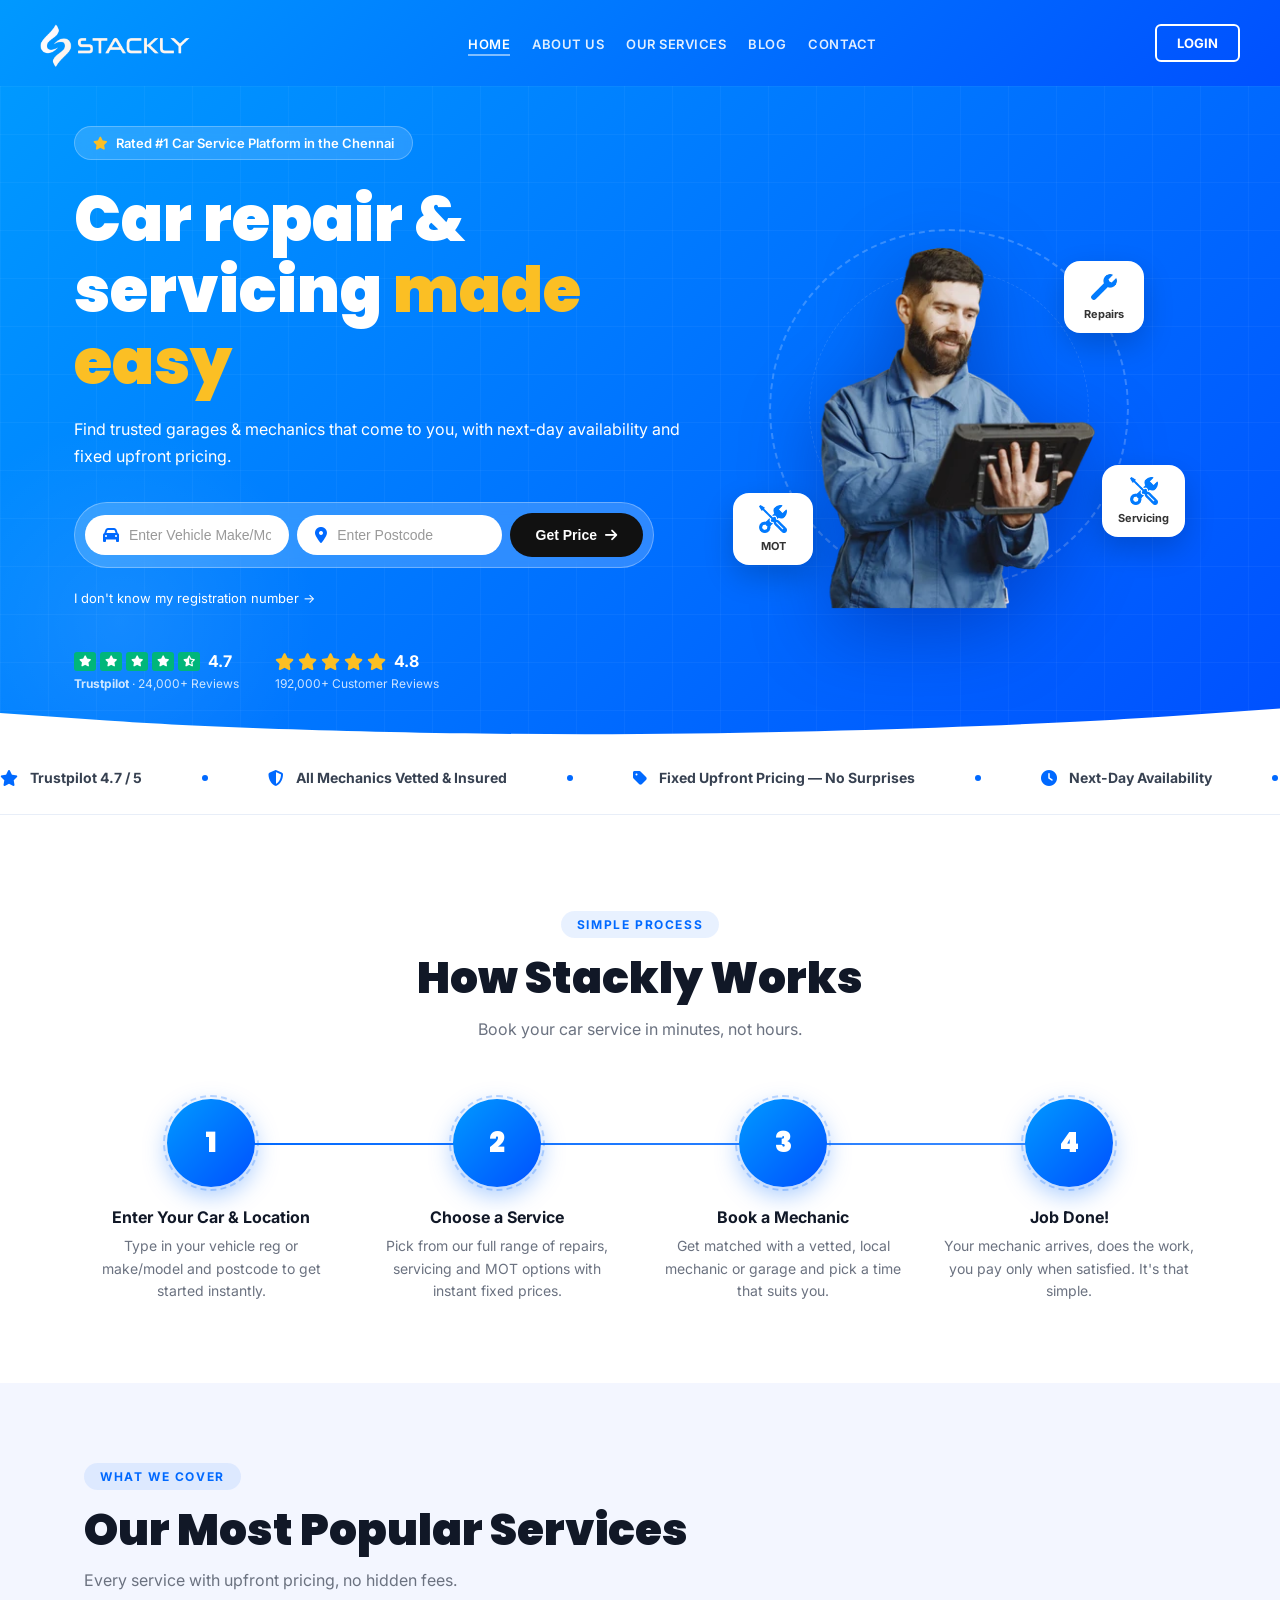
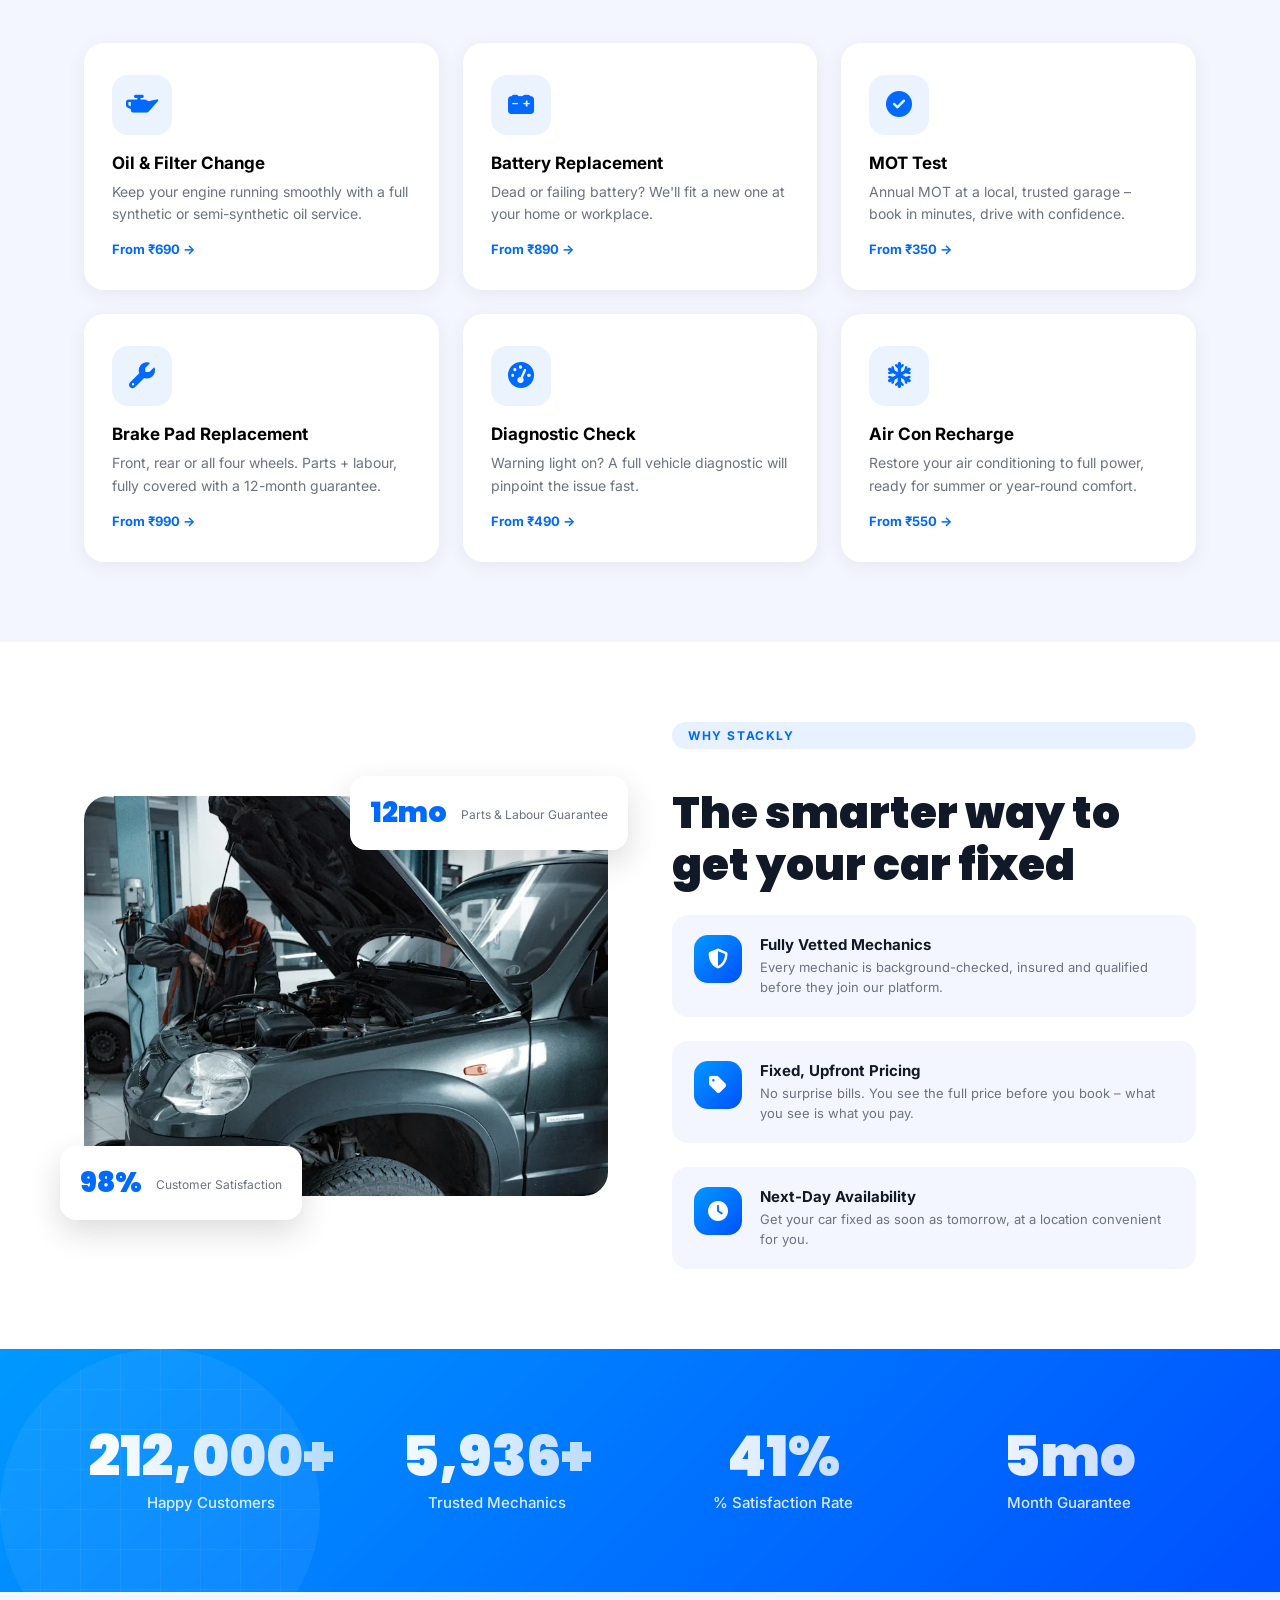
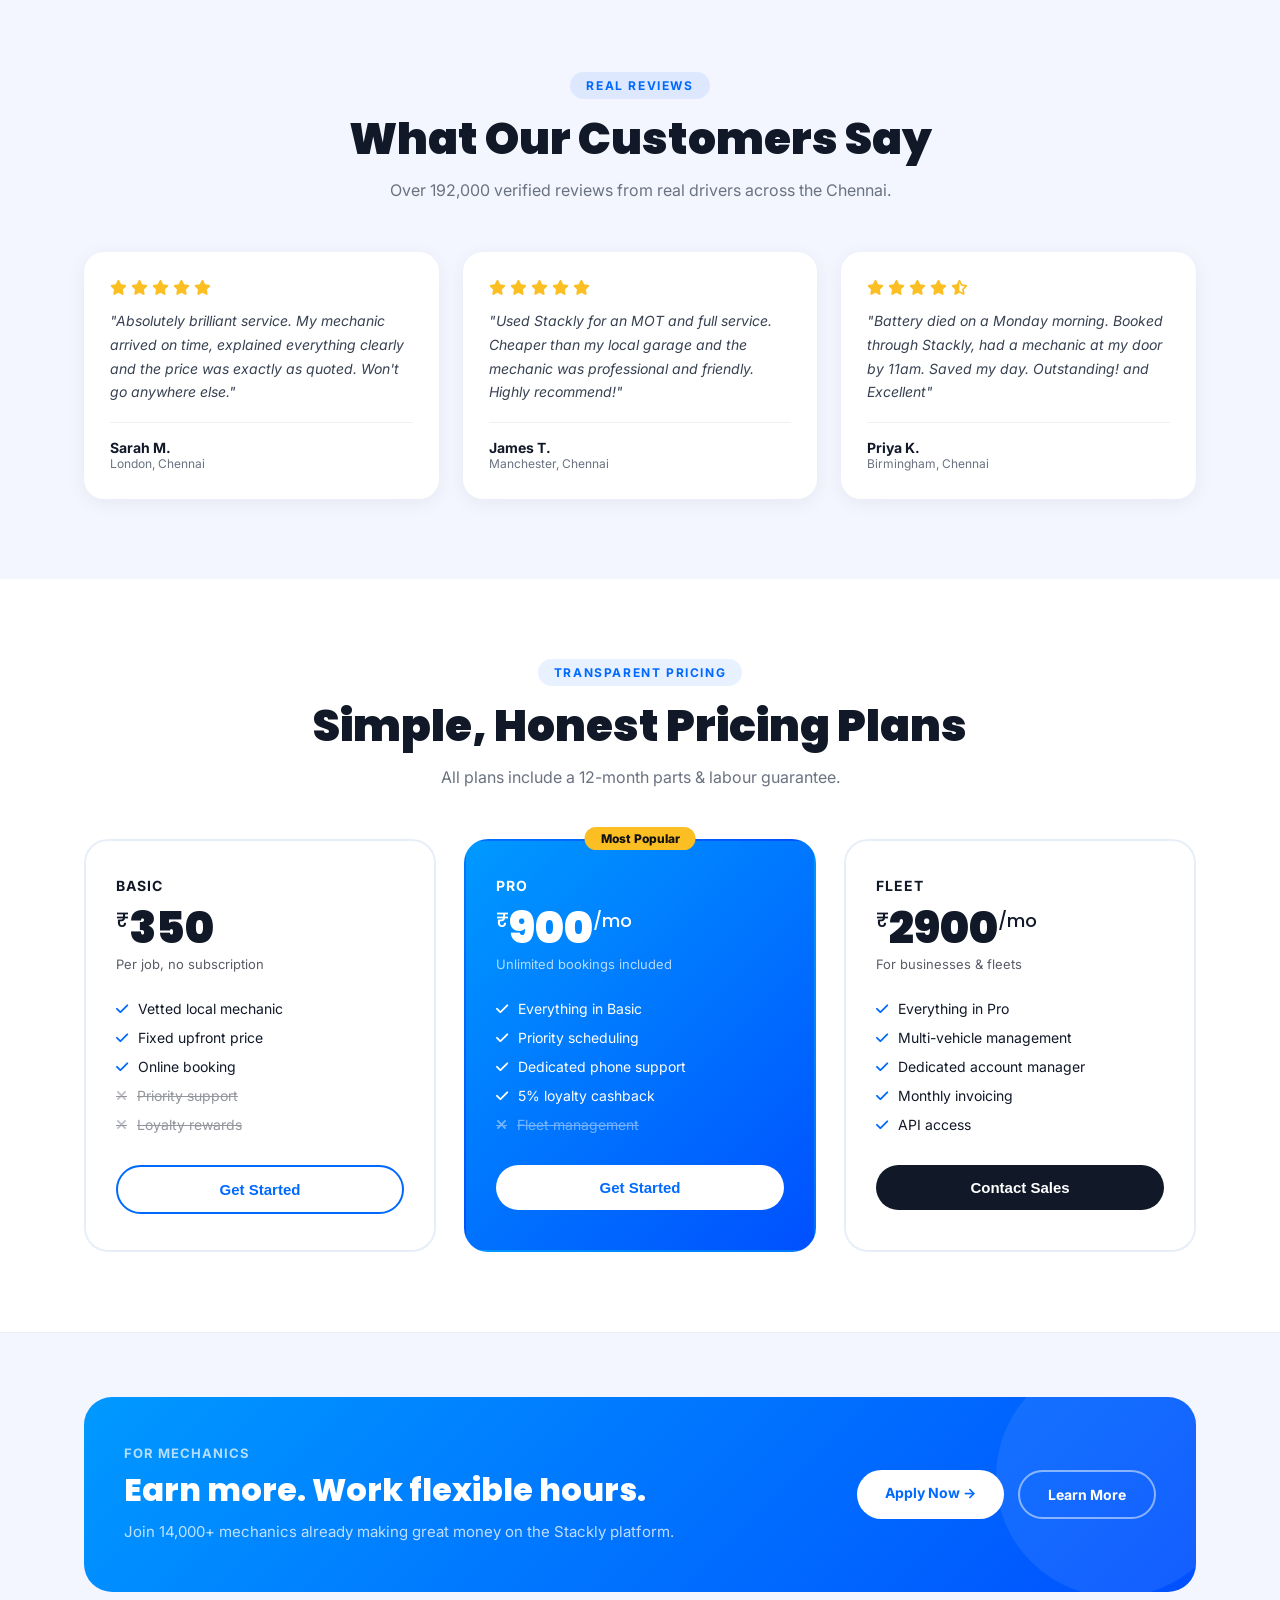
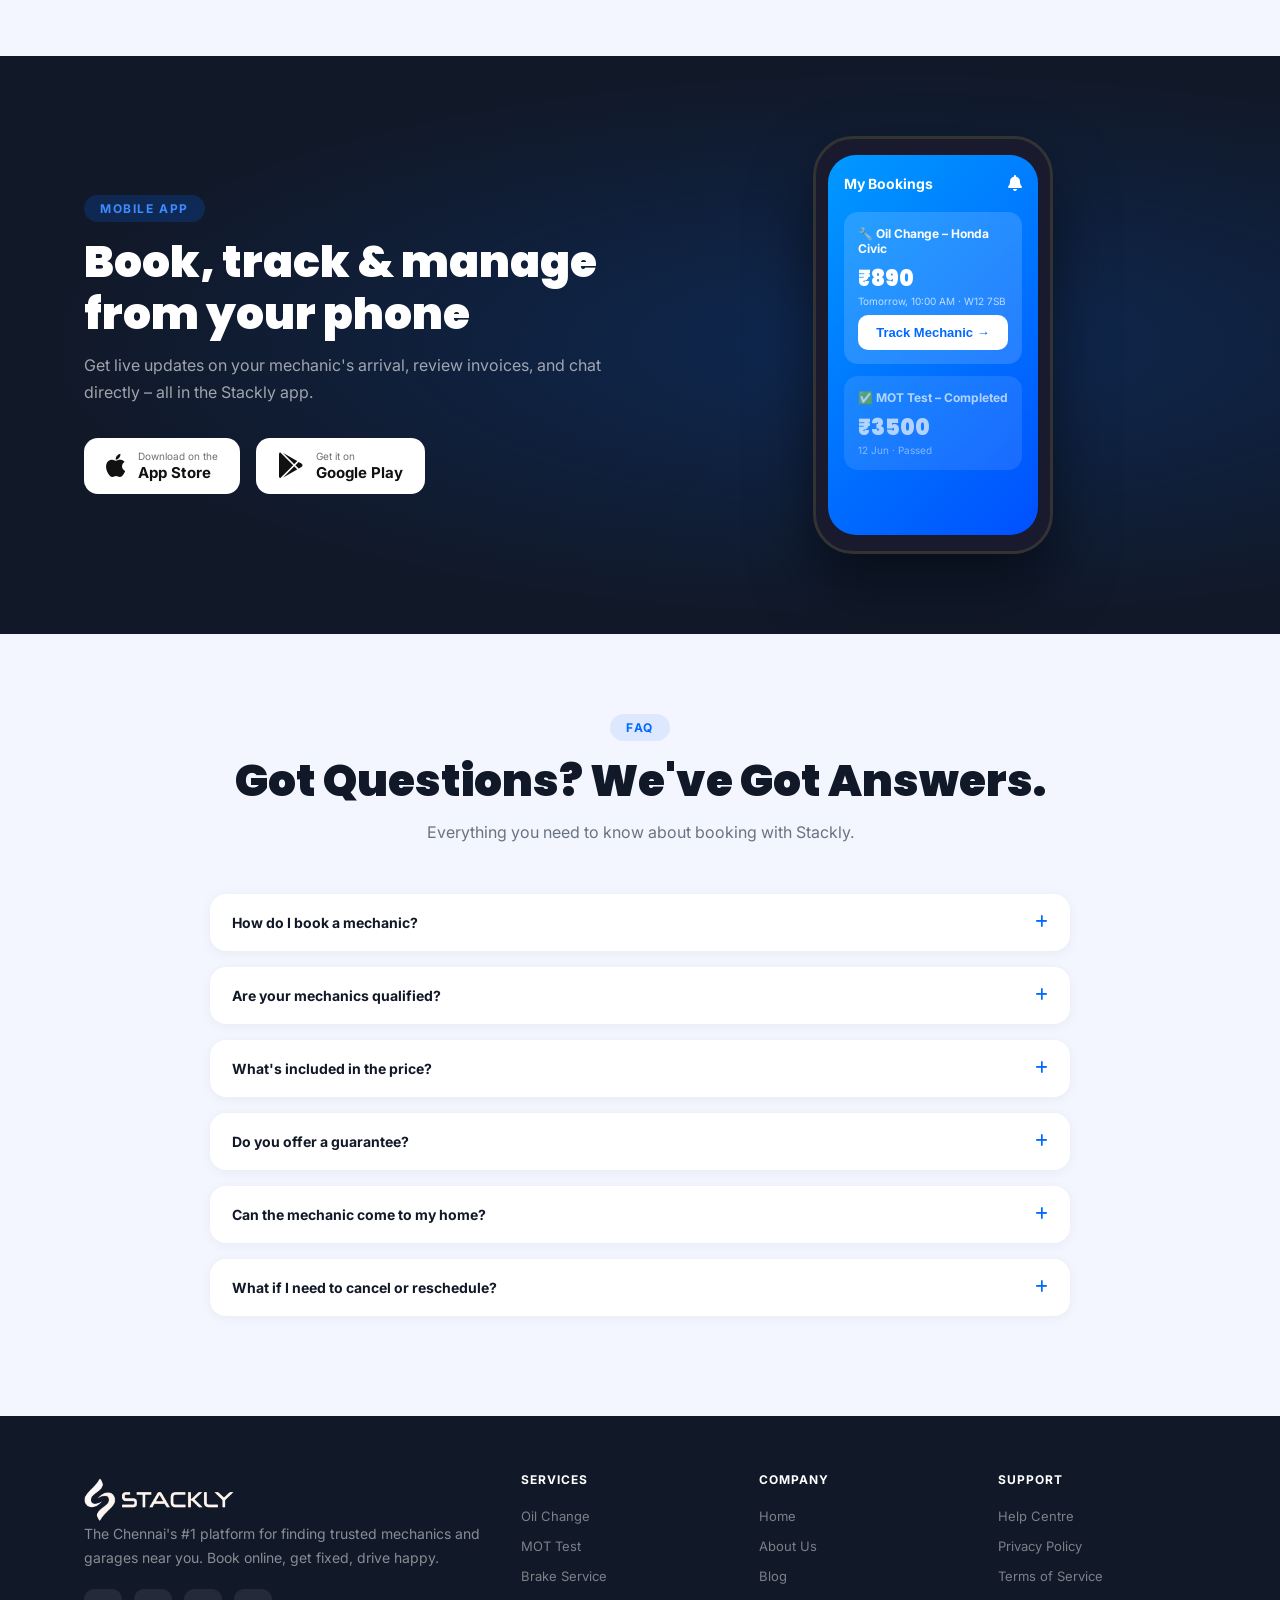
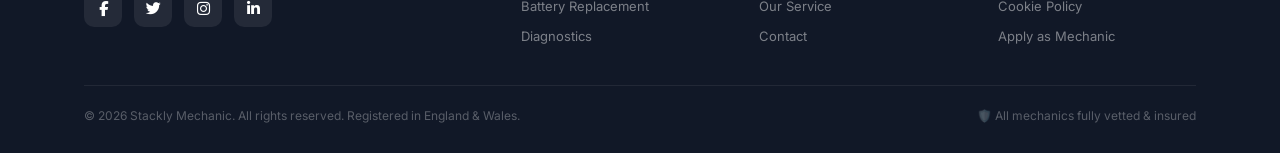
<file: index.html>
<!DOCTYPE html>
<html lang="en">

<head>
    <meta charset="UTF-8">
    <meta name="viewport" content="width=device-width, initial-scale=1.0">
    <title>Stackly Car Service Home </title>
    <link rel="stylesheet" href="https://cdnjs.cloudflare.com/ajax/libs/font-awesome/6.4.0/css/all.min.css">
    <link
        href="https://fonts.googleapis.com/css2?family=Inter:wght@400;500;600;700;800&family=Poppins:wght@700;800;900&display=swap"
        rel="stylesheet">
    <link rel="stylesheet" href="style.css">
    <link rel="stylesheet" href="about.css">
</head>

<body>

<!-- OVERLAY -->
<div class="overlay" id="overlay"></div>

<!-- MOBILE MENU -->
<div class="mobile-menu" id="mobileMenu">
    <button class="mm-close" id="closeMenuBtn"><i class="fa-solid fa-xmark"></i></button>
    <a href="./index.html" class="active">Home</a>
    <a href="./About.html" >About Us</a>
    <a href="./Service.html">Our Services</a>
    <a href="./blog.html">Blog</a>
    <a href="./contact.html">Contact</a>
    <hr style="border:0;border-top:1px solid #eee;">
    <a href="./login.html">Login</a>
</div>

<!-- ============================================================
     HEADER
============================================================ -->
<div class="site-header" id="siteHeader">
    <nav class="nav-inner">
        <div class="logo-container">
            <a href="./index.html" class="logo"><img src="./src/Untitled design-compressed (1).webp" alt=""></a>
        </div>
        <ul class="nav-links">
            <li><a href="./index.html" class="active">Home</a></li>
            <li><a href="./About.html" >About Us</a></li>
            <li><a href="./Service.html">Our Services </a></li>
            <li><a href="./blog.html">Blog</a></li>
            <li><a href="./contact.html">Contact</a></li>
        </ul>
        <div class="nav-right">
            <a href="./login.html" class="btn-resume">Login</a>
        </div>
        <button class="hamburger" id="hamburgerBtn"><i class="fa-solid fa-bars"></i></button>
    </nav>
</div>

    <!-- ============================================================
     SECTION 1: HERO
============================================================ -->
    <div class="hero-section">
        <div class="hero-container">
            <div class="hero-left">
                <div class="hero-badge">
                    <i class="fa-solid fa-star"></i> Rated #1 Car Service Platform in the Chennai
                </div>
                <h1>Car repair &amp; servicing <em>made easy</em></h1>
                <p>Find trusted garages &amp; mechanics that come to you, with next-day availability and fixed upfront
                    pricing.</p>

              <form class="search-box-wrap" action="./404.html" method="GET">
    <div class="input-wrap">
        <i class="fa-solid fa-car"></i>
        <input type="text" value="" placeholder="Enter Vehicle Make/Model" required>
    </div>
    <div class="input-wrap">
        <i class="fa-solid fa-location-dot"></i>
        <input type="text" value="" placeholder="Enter Postcode" required>
    </div>
    <button type="submit" class="get-price-btn">Get Price <i class="fa-solid fa-arrow-right"></i></button>
</form>
<a href="./404.html" class="unknown-reg">I don't know my registration number →</a>
                <div class="reviews-row">
                    <div class="rating-block">
                        <div class="stars">
                            <span class="tp-star fa-solid fa-star"></span>
                            <span class="tp-star fa-solid fa-star"></span>
                            <span class="tp-star fa-solid fa-star"></span>
                            <span class="tp-star fa-solid fa-star"></span>
                            <span class="tp-star fa-solid fa-star-half-stroke"></span>
                            <span class="score">4.7</span>
                        </div>
                        <div class="rating-label"><strong>Trustpilot</strong> · 24,000+ Reviews</div>
                    </div>
                    <div class="rating-block">
                        <div class="stars">
                            <i class="fa-solid fa-star g-star"></i>
                            <i class="fa-solid fa-star g-star"></i>
                            <i class="fa-solid fa-star g-star"></i>
                            <i class="fa-solid fa-star g-star"></i>
                            <i class="fa-solid fa-star g-star"></i>
                            <span class="score">4.8</span>
                        </div>
                        <div class="rating-label">192,000+ Customer Reviews</div>
                    </div>
                </div>
            </div>

            <div class="hero-right">
                <div class="circle-ring"></div>
                <div class="circle-ring2"></div>
                <img src="./src/Untitled design-compressed.webp" alt="Mechanic" class="mechanic-img"
>

                <div class="fb fb-repairs">
                    <img src="./src/wrench-compressed.webp" alt="">
                    <span>Repairs</span>
                </div>
                <div class="fb fb-service">
                    <img src="./src/maintenance-compressed.webp" alt="">
                    <span>Servicing</span>
                </div>
                <div class="fb fb-mot">
                    <img src="./src/maintenance-compressed.webp" alt="">
                    <span>MOT</span>
                </div>
            </div>
        </div>

        <div class="wave-wrap">
            <svg viewBox="0 0 1440 80" preserveAspectRatio="none">
            <path d="M0,40L120,50C240,60,480,70,720,68C960,66,1200,54,1320,44L1440,34L1440,80L0,80Z"></path>
        </svg>
        </div>
    </div>


    <section class="ticker-section">
    <div class="ticker-track">
        <!-- Duplicated for seamless loop -->
        <div class="ticker-item"><i class="fa-solid fa-star"></i> Trustpilot 4.7 / 5</div>
        <div class="ticker-dot"></div>
        <div class="ticker-item"><i class="fa-solid fa-shield-halved"></i> All Mechanics Vetted &amp; Insured</div>
        <div class="ticker-dot"></div>
        <div class="ticker-item"><i class="fa-solid fa-tag"></i> Fixed Upfront Pricing — No Surprises</div>
        <div class="ticker-dot"></div>
        <div class="ticker-item"><i class="fa-solid fa-clock"></i> Next-Day Availability</div>
        <div class="ticker-dot"></div>
        <div class="ticker-item"><i class="fa-solid fa-award"></i> Best Car Service Platform 2023</div>
        <div class="ticker-dot"></div>
        <div class="ticker-item"><i class="fa-solid fa-star"></i> Google 4.8 / 5 — 192K+ Reviews</div>
        <div class="ticker-dot"></div>
        <div class="ticker-item"><i class="fa-solid fa-rotate"></i> 12-Month Parts &amp; Labour Guarantee</div>
        <div class="ticker-dot"></div>
        <!-- duplicate -->
        <div class="ticker-item"><i class="fa-solid fa-star"></i> Trustpilot 4.7 / 5</div>
        <div class="ticker-dot"></div>
        <div class="ticker-item"><i class="fa-solid fa-shield-halved"></i> All Mechanics Vetted &amp; Insured</div>
        <div class="ticker-dot"></div>
        <div class="ticker-item"><i class="fa-solid fa-tag"></i> Fixed Upfront Pricing — No Surprises</div>
        <div class="ticker-dot"></div>
        <div class="ticker-item"><i class="fa-solid fa-clock"></i> Next-Day Availability</div>
        <div class="ticker-dot"></div>
        <div class="ticker-item"><i class="fa-solid fa-award"></i> Best Car Service Platform 2023</div>
        <div class="ticker-dot"></div>
        <div class="ticker-item"><i class="fa-solid fa-star"></i> Google 4.8 / 5 — 192K+ Reviews</div>
        <div class="ticker-dot"></div>
        <div class="ticker-item"><i class="fa-solid fa-rotate"></i> 12-Month Parts &amp; Labour Guarantee</div>
        <div class="ticker-dot"></div>
    </div>
</section>

    <!-- ============================================================
     SECTION 2: HOME
============================================================ -->
    <section class="hiw-section">
        <div class="container">
            <div class="hiw-header">
                <p class="section-tag reveal">Simple Process</p>
                <h2 class="section-title reveal d1">How Stackly Works</h2>
                <p class="section-sub reveal d2">Book your car service in minutes, not hours.</p>
            </div>
            <div class="steps-grid">
                <div class="step-card reveal d1">
                    <div class="step-num">1</div>
                    <h3>Enter Your Car &amp; Location</h3>
                    <p>Type in your vehicle reg or make/model and postcode to get started instantly.</p>
                </div>
                <div class="step-card reveal d2">
                    <div class="step-num">2</div>
                    <h3>Choose a Service</h3>
                    <p>Pick from our full range of repairs, servicing and MOT options with instant fixed prices.</p>
                </div>
                <div class="step-card reveal d3">
                    <div class="step-num">3</div>
                    <h3>Book a Mechanic</h3>
                    <p>Get matched with a vetted, local mechanic or garage and pick a time that suits you.</p>
                </div>
                <div class="step-card reveal d4">
                    <div class="step-num">4</div>
                    <h3>Job Done!</h3>
                    <p>Your mechanic arrives, does the work, you pay only when satisfied. It's that simple.</p>
                </div>
            </div>
        </div>
    </section>

    <!-- ============================================================
     SECTION 3: SERVICES
============================================================ -->
    <section class="services-section">
        <div class="container">
            <div class="services-header">
                <p class="section-tag reveal">What We Cover</p>
                <h2 class="section-title reveal d1">Our Most Popular Services</h2>
                <p class="section-sub reveal d2">Every service with upfront pricing, no hidden fees.</p>
            </div>
            <div class="services-grid">
                <a href="./Service.html">

                    <div class="service-card reveal d1">
                        <div class="service-icon"><i class="fa-solid fa-oil-can"></i></div>
                        <h3>Oil &amp; Filter Change</h3>
                        <p>Keep your engine running smoothly with a full synthetic or semi-synthetic oil service.</p>
                        <span class="price-from">From ₹690 →</span>
                    </div>
                </a>
                <a href="./Service.html">

                    <div class="service-card reveal d2">
                        <div class="service-icon"><i class="fa-solid fa-car-battery"></i></div>
                        <h3>Battery Replacement</h3>
                        <p>Dead or failing battery? We'll fit a new one at your home or workplace.</p>
                        <span class="price-from">From ₹890 →</span>
                    </div>
                </a>
                <a href="./Service.html">

                    <div class="service-card reveal d3">
                        <div class="service-icon"><i class="fa-solid fa-circle-check"></i></div>
                        <h3>MOT Test</h3>
                        <p>Annual MOT at a local, trusted garage – book in minutes, drive with confidence.</p>
                        <span class="price-from">From ₹350 →</span>
                    </div>
                </a>
                <a href="./Service.html">
                    <div class="service-card reveal d1">
                        <div class="service-icon"><i class="fa-solid fa-wrench"></i></div>
                        <h3>Brake Pad Replacement</h3>
                        <p>Front, rear or all four wheels. Parts + labour, fully covered with a 12-month guarantee.</p>
                        <span class="price-from">From ₹990 →</span>
                    </div>
                </a>

                <a href="./Service.html">
                    <div class="service-card reveal d2">
                        <div class="service-icon"><i class="fa-solid fa-gauge-high"></i></div>
                        <h3>Diagnostic Check</h3>
                        <p>Warning light on? A full vehicle diagnostic will pinpoint the issue fast.</p>
                        <span class="price-from">From ₹490 →</span>
                    </div>
                </a>
                <a href="./Service.html">

                    <div class="service-card reveal d3">
                        <div class="service-icon"><i class="fa-solid fa-snowflake"></i></div>
                        <h3>Air Con Recharge</h3>
                        <p>Restore your air conditioning to full power, ready for summer or year-round comfort.</p>
                        <span class="price-from">From ₹550 →</span>
                    </div>
                </a>
            </div>
        </div>
    </section>

    <!-- ============================================================
     SECTION 4: WHY CHOOSE US
============================================================ -->
    <section class="trust-section">
        <div class="container">
            <div class="trust-inner">
                <div class="trust-visual reveal-left">
                    <div class="trust-img-bg">
                        <img src="./src/photo-1625047509168-a7026f36de04-compressed.webp"
                            alt="Mechanic at work">
                    </div>
                    <div class="trust-stat ts1">
                        <div class="num">98%</div>
                        <div class="lbl">Customer Satisfaction</div>
                    </div>
                    <div class="trust-stat ts2">
                        <div class="num">12mo</div>
                        <div class="lbl">Parts &amp; Labour Guarantee</div>
                    </div>
                </div>
                <div class="trust-list">
                    <p class="section-tag reveal">Why Stackly</p>
                    <h2 class="section-title reveal d1">The smarter way to get your car fixed</h2>
                    <div class="trust-item reveal d2">
                        <div class="ti-icon"><i class="fa-solid fa-shield-halved"></i></div>
                        <div class="ti-text">
                            <h4>Fully Vetted Mechanics</h4>
                            <p>Every mechanic is background-checked, insured and qualified before they join our
                                platform.</p>
                        </div>
                    </div>
                    <div class="trust-item reveal d3">
                        <div class="ti-icon"><i class="fa-solid fa-tag"></i></div>
                        <div class="ti-text">
                            <h4>Fixed, Upfront Pricing</h4>
                            <p>No surprise bills. You see the full price before you book – what you see is what you pay.
                            </p>
                        </div>
                    </div>
                    <div class="trust-item reveal d4">
                        <div class="ti-icon"><i class="fa-solid fa-clock"></i></div>
                        <div class="ti-text">
                            <h4>Next-Day Availability</h4>
                            <p>Get your car fixed as soon as tomorrow, at a location convenient for you.</p>
                        </div>
                    </div>
                </div>
            </div>
        </div>
    </section>

    <!-- ============================================================
     SECTION 5: STATS
============================================================ -->
    <section class="stats-section">
        <div class="container">
            <div class="stats-grid">
                <div class="stat-item reveal d1">
                    <div class="big" data-target="500000">0</div>
                    <p>Happy Customers</p>
                </div>
                <div class="stat-item reveal d2">
                    <div class="big" data-target="14000">0</div>
                    <p>Trusted Mechanics</p>
                </div>
                <div class="stat-item reveal d3">
                    <div class="big" data-target="98">0</div>
                    <p>% Satisfaction Rate</p>
                </div>
                <div class="stat-item reveal d4">
                    <div class="big" data-target="12">0</div>
                    <p>Month Guarantee</p>
                </div>
            </div>
        </div>
    </section>

    <!-- ============================================================
     SECTION 6: TESTIMONIALS
============================================================ -->
    <section class="testimonials-section">
        <div class="container">
            <div class="testimonials-header">
                <p class="section-tag reveal">Real Reviews</p>
                <h2 class="section-title reveal d1">What Our Customers Say</h2>
                <p class="section-sub reveal d2">Over 192,000 verified reviews from real drivers across the Chennai.</p>
            </div>
            <div class="reviews-grid">
                <div class="review-card reveal d1">
                    <div class="review-stars">
                        <i class="fa-solid fa-star"></i><i class="fa-solid fa-star"></i>
                        <i class="fa-solid fa-star"></i><i class="fa-solid fa-star"></i><i class="fa-solid fa-star"></i>
                    </div>
                    <p>"Absolutely brilliant service. My mechanic arrived on time, explained everything clearly and the
                        price was exactly as quoted. Won't go anywhere else."</p>
                    <div class="reviewer">
                        <div>
                            <div class="reviewer-name">Sarah M.</div>
                            <div class="reviewer-loc">London, Chennai</div>
                        </div>
                    </div>
                </div>
                <div class="review-card reveal d2">
                    <div class="review-stars">
                        <i class="fa-solid fa-star"></i><i class="fa-solid fa-star"></i>
                        <i class="fa-solid fa-star"></i><i class="fa-solid fa-star"></i><i class="fa-solid fa-star"></i>
                    </div>
                    <p>"Used Stackly for an MOT and full service. Cheaper than my local garage and the mechanic
                        was professional and friendly. Highly recommend!"</p>
                    <div class="reviewer">
                        <div>
                            <div class="reviewer-name">James T.</div>
                            <div class="reviewer-loc">Manchester, Chennai</div>
                        </div>
                    </div>
                </div>
                <div class="review-card reveal d3">
                    <div class="review-stars">
                        <i class="fa-solid fa-star"></i><i class="fa-solid fa-star"></i>
                        <i class="fa-solid fa-star"></i><i class="fa-solid fa-star"></i><i
                            class="fa-solid fa-star-half-stroke"></i>
                    </div>
                    <p>"Battery died on a Monday morning. Booked through Stackly, had a mechanic at my door by
                        11am. Saved my day. Outstanding! and Excellent"</p>
                    <div class="reviewer">
                        <div>
                            <div class="reviewer-name">Priya K.</div>
                            <div class="reviewer-loc">Birmingham, Chennai</div>
                        </div>
                    </div>
                </div>
            </div>
        </div>
    </section>

    <!-- ============================================================
     SECTION 7: PRICING
============================================================ -->
    <section class="pricing-section">
        <div class="container">
            <div class="pricing-header">
                <p class="section-tag reveal">Transparent Pricing</p>
                <h2 class="section-title reveal d1">Simple, Honest Pricing Plans</h2>
                <p class="section-sub reveal d2">All plans include a 12-month parts &amp; labour guarantee.</p>
            </div>
            <div class="pricing-grid">
                <div class="pricing-card reveal d1">
                    <div class="pricing-name">Basic</div>
                    <div class="pricing-price"><span>₹</span>350</div>
                    <div class="pricing-sub">Per job, no subscription</div>
                    <ul class="pricing-features">
                        <li><i class="fa-solid fa-check"></i> Vetted local mechanic</li>
                        <li><i class="fa-solid fa-check"></i> Fixed upfront price</li>
                        <li><i class="fa-solid fa-check"></i> Online booking</li>
                        <li class="off"><i class="fa-solid fa-xmark"></i> Priority support</li>
                        <li class="off"><i class="fa-solid fa-xmark"></i> Loyalty rewards</li>
                    </ul>
                    <a href="./404.html">
                        <button class="pricing-btn outline">Get Started</button>
                    </a>
                </div>
                <div class="pricing-card featured reveal-scale d2">
                    <div class="pricing-badge">Most Popular</div>
                    <div class="pricing-name">Pro</div>
                    <div class="pricing-price"><span>₹</span>900<span style="font-size:18px">/mo</span></div>
                    <div class="pricing-sub">Unlimited bookings included</div>
                    <ul class="pricing-features">
                        <li><i class="fa-solid fa-check"></i> Everything in Basic</li>
                        <li><i class="fa-solid fa-check"></i> Priority scheduling</li>
                        <li><i class="fa-solid fa-check"></i> Dedicated phone support</li>
                        <li><i class="fa-solid fa-check"></i> 5% loyalty cashback</li>
                        <li class="off"><i class="fa-solid fa-xmark"></i> Fleet management</li>
                    </ul>
                    <a href="./404.html">
                        <button class="pricing-btn white">Get Started</button>
                    </a>
                </div>
                <div class="pricing-card reveal d3">
                    <div class="pricing-name">Fleet</div>
                    <div class="pricing-price"><span>₹</span>2900<span style="font-size:18px">/mo</span></div>
                    <div class="pricing-sub">For businesses &amp; fleets</div>
                    <ul class="pricing-features">
                        <li><i class="fa-solid fa-check"></i> Everything in Pro</li>
                        <li><i class="fa-solid fa-check"></i> Multi-vehicle management</li>
                        <li><i class="fa-solid fa-check"></i> Dedicated account manager</li>
                        <li><i class="fa-solid fa-check"></i> Monthly invoicing</li>
                        <li><i class="fa-solid fa-check"></i> API access</li>
                    </ul>
                    <a href="./404.html">
                    <button class="pricing-btn solid">Contact Sales</button>
                    </a>
                </div>
            </div>
        </div>
    </section>

    <!-- ============================================================
     SECTION 8: MECHANICS CTA BANNER
============================================================ -->
    <section style="padding:64px 0; background:var(--pale); border-top:1px solid #e8eef8;">
        <div class="container">
            <div
                style="background:var(--grad); border-radius:28px; padding:48px 40px; display:flex; justify-content:space-between; align-items:center; flex-wrap:wrap; gap:28px; position:relative; overflow:hidden;">
                <div
                    style="position:absolute;top:-40px;right:-40px;width:240px;height:240px;background:rgba(255,255,255,.08);border-radius:50%;">
                </div>
                <div class="reveal-left" style="flex:1;min-width:200px;">
                    <p
                        style="color:rgba(255,255,255,.7);font-size:13px;font-weight:700;text-transform:uppercase;letter-spacing:1px;margin-bottom:10px;">
                        For Mechanics</p>
                    <h3
                        style="font-family:'Poppins',sans-serif;font-size:clamp(22px,3vw,32px);font-weight:800;color:#fff;line-height:1.2;margin-bottom:10px;">
                        Earn more. Work flexible hours.</h3>
                    <p style="color:rgba(255,255,255,.75);font-size:15px;line-height:1.6;">Join 14,000+ mechanics
                        already making great money on the Stackly platform.</p>
                </div>
                <div class="reveal-right" style="display:flex;gap:14px;flex-wrap:wrap;">
                    <a href="./404.html"
                        style="background:#fff;color:var(--blue);padding:14px 28px;border-radius:50px;font-size:14px;font-weight:700;text-decoration:none;transition:transform .2s,box-shadow .2s;"
                        onmouseover="this.style.transform='translateY(-4px)';this.style.boxShadow='0 12px 30px rgba(0,0,0,.2)'"
                        onmouseout="this.style.transform='';this.style.boxShadow=''">Apply Now →</a>
                    <a href="./404.html"
                        style="background:transparent;color:#fff;padding:14px 28px;border-radius:50px;font-size:14px;font-weight:700;text-decoration:none;border:2px solid rgba(255,255,255,.5);transition:border-color .2s"
                        onmouseover="this.style.borderColor='#fff'"
                        onmouseout="this.style.borderColor='rgba(255,255,255,.5)'">Learn More</a>
                </div>
            </div>
        </div>
    </section>

    <!-- ============================================================
     SECTION 9: APP DOWNLOAD
============================================================ -->
    <section class="app-section">
        <div class="container">
            <div class="app-inner">
                <div class="app-left">
                    <p class="section-tag reveal">Mobile App</p>
                    <h2 class="section-title reveal d1">Book, track &amp; manage from your phone</h2>
                    <p class="section-sub reveal d2">Get live updates on your mechanic's arrival, review invoices, and
                        chat directly – all in the Stackly app.</p>
                    <div class="app-btns reveal d3">
                        <a href="./404.html" class="app-btn">
                            <i class="fa-brands fa-apple"></i>
                            <div class="app-btn-text">
                                <small>Download on the</small>
                                <strong>App Store</strong>
                            </div>
                        </a>
                        <a href="./404.html" class="app-btn">
                            <i class="fa-brands fa-google-play"></i>
                            <div class="app-btn-text">
                                <small>Get it on</small>
                                <strong>Google Play</strong>
                            </div>
                        </a>
                    </div>
                </div>
                <div class="app-phone reveal-right">
                    <div class="phone-mockup">
                        <div class="phone-screen">
                            <div class="ps-header">
                                <span style="font-size:14px;font-weight:700;">My Bookings</span>
                                <i class="fa-solid fa-bell"></i>
                            </div>
                            <div class="ps-card">
                                <div class="ps-card-title">🔧 Oil Change – Honda Civic</div>
                                <div class="ps-card-price">₹890</div>
                                <div class="ps-card-sub">Tomorrow, 10:00 AM · W12 7SB</div>
                                <button class="ps-btn">Track Mechanic →</button>
                            </div>
                            <div class="ps-card" style="opacity:.7;">
                                <div class="ps-card-title">✅ MOT Test – Completed</div>
                                <div class="ps-card-price">₹3500</div>
                                <div class="ps-card-sub">12 Jun · Passed</div>
                            </div>
                        </div>
                    </div>
                </div>
            </div>
        </div>
    </section>

    <!-- ============================================================
     SECTION 10: FAQ
============================================================ -->
    <section class="faq-section">
        <div class="container">
            <div class="faq-header">
                <p class="section-tag reveal">FAQ</p>
                <h2 class="section-title reveal d1">Got Questions? We've Got Answers.</h2>
                <p class="section-sub reveal d2">Everything you need to know about booking with Stackly.</p>
            </div>
            <div class="faq-grid">
                <div class="faq-item reveal d1">
                    <div class="faq-q">How do I book a mechanic? <i class="fa-solid fa-plus"></i></div>
                    <div class="faq-a">Enter your car details and postcode, choose a service, pick a time slot, and
                        confirm. It takes less than 2 minutes!</div>
                </div>
                <div class="faq-item reveal d2">
                    <div class="faq-q">Are your mechanics qualified? <i class="fa-solid fa-plus"></i></div>
                    <div class="faq-a">Yes. Every mechanic on our platform is vetted, fully insured, and holds relevant
                        industry qualifications (IMI, City &amp; Guilds, or equivalent).</div>
                </div>
                <div class="faq-item reveal d3">
                    <div class="faq-q">What's included in the price? <i class="fa-solid fa-plus"></i></div>
                    <div class="faq-a">The price shown includes all parts and labour. There are no hidden fees or
                        call-out charges – what you see is exactly what you pay.</div>
                </div>
                <div class="faq-item reveal d4">
                    <div class="faq-q">Do you offer a guarantee? <i class="fa-solid fa-plus"></i></div>
                    <div class="faq-a">Absolutely. All work comes with a 12-month / 12,000-mile parts and labour
                        guarantee for your complete peace of mind.</div>
                </div>
                <div class="faq-item reveal d5">
                    <div class="faq-q">Can the mechanic come to my home? <i class="fa-solid fa-plus"></i></div>
                    <div class="faq-a">Yes! Our mobile mechanics can come to your home, workplace, or any location with
                        safe, level ground and adequate space to work.</div>
                </div>
                <div class="faq-item reveal d6">
                    <div class="faq-q">What if I need to cancel or reschedule? <i class="fa-solid fa-plus"></i></div>
                    <div class="faq-a">You can cancel or reschedule for free up to 24 hours before your appointment.
                        Just log in to your account or contact our support team.</div>
                </div>
            </div>
        </div>
    </section>

    <!-- ============================================================
     FOOTER
============================================================ -->
    <footer>
        <div class="container">
            <div class="footer-grid">
                <div>
                   <div class="logo-container">
            <a href="./index.html" class="logo"><img src="./src/Untitled design-compressed (1).webp" alt=""></a>
        </div>   
                    <p class="footer-desc">The Chennai's #1 platform for finding trusted mechanics and garages near you. Book
                        online, get fixed, drive happy.</p>
                    <div class="footer-socials">
                        <a href="./404.html" class="social-btn"><i class="fa-brands fa-facebook-f"></i></a>
                        <a href="./404.html" class="social-btn"><i class="fa-brands fa-twitter"></i></a>
                        <a href="./404.html" class="social-btn"><i class="fa-brands fa-instagram"></i></a>
                        <a href="./404.html" class="social-btn"><i class="fa-brands fa-linkedin-in"></i></a>
                    </div>
                </div>
                <div class="footer-col">
                    <h5>Services</h5>
                    <ul>
                        <li><a href="./404.html">Oil Change</a></li>
                        <li><a href="./404.html">MOT Test</a></li>
                        <li><a href="./404.html">Brake Service</a></li>
                        <li><a href="./404.html">Battery Replacement</a></li>
                        <li><a href="./404.html">Diagnostics</a></li>
                    </ul>
                </div>
                <div class="footer-col">
                    <h5>Company</h5>
                    <ul>
                        <li><a href="./index.html">Home</a></li>
                        <li><a href="./About.html">About Us</a></li>
                        <li><a href="./blog.html">Blog</a></li>
                        <li><a href="./Service.html">Our Service</a></li>
                        <li><a href="./contact.html">Contact</a></li>
                    </ul>
                </div>
                <div class="footer-col">
                    <h5>Support</h5>
                    <ul>
                        <li><a href="./contact.html">Help Centre</a></li>
                        <li><a href="./404.html">Privacy Policy</a></li>
                        <li><a href="./404.html">Terms of Service</a></li>
                        <li><a href="./404.html">Cookie Policy</a></li>
                        <li><a href="./404.html">Apply as Mechanic</a></li>
                    </ul>
                </div>
            </div>
            <div class="footer-bottom">
                <p>© 2026 Stackly Mechanic. All rights reserved. Registered in England & Wales.</p>
                <p>🛡️ All mechanics fully vetted & insured</p>
            </div>
        </div>
    </footer>

    <!-- ============================================================
     JAVASCRIPT
============================================================ -->
    <script>
        /* --- Mobile Menu --- */
        const hamburger = document.getElementById('hamburgerBtn');
        const closeBtn = document.getElementById('closeMenuBtn');
        const mobileMenu = document.getElementById('mobileMenu');
        const overlay = document.getElementById('overlay');

        const openMenu = () => { mobileMenu.classList.add('active'); overlay.classList.add('active'); }
        const closeMenu = () => { mobileMenu.classList.remove('active'); overlay.classList.remove('active'); }

        hamburger.addEventListener('click', openMenu);
        closeBtn.addEventListener('click', closeMenu);
        overlay.addEventListener('click', closeMenu);

        /* --- Scroll Reveal --- */
        const observer = new IntersectionObserver((entries) => {
            entries.forEach(e => {
                if (e.isIntersecting) {
                    e.target.classList.add('visible');
                }
            });
        }, { threshold: 0.12 });

        document.querySelectorAll('.reveal, .reveal-left, .reveal-right, .reveal-scale').forEach(el => {
            observer.observe(el);
        });

        /* --- Counter Animation --- */
        const counterObserver = new IntersectionObserver((entries) => {
            entries.forEach(e => {
                if (e.isIntersecting && !e.target.dataset.done) {
                    e.target.dataset.done = true;
                    const target = +e.target.dataset.target;
                    const duration = 2000;
                    const step = target / (duration / 16);
                    let current = 0;
                    const timer = setInterval(() => {
                        current += step;
                        if (current >= target) {
                            current = target;
                            clearInterval(timer);
                        }
                        const formatted = target >= 1000
                            ? Math.floor(current).toLocaleString('en-GB') + (target === 500000 ? '+' : target === 14000 ? '+' : '')
                            : Math.floor(current) + (target === 98 ? '%' : target === 12 ? 'mo' : '');
                        e.target.textContent = formatted;
                    }, 16);
                }
            });
        }, { threshold: 0.4 });

        document.querySelectorAll('[data-target]').forEach(el => counterObserver.observe(el));

        // FAQ Accordion - Only one open at a time
        document.querySelectorAll('.faq-q').forEach(question => {
            question.addEventListener('click', () => {
                const currentItem = question.closest('.faq-item');

                // Close all other items
                document.querySelectorAll('.faq-item').forEach(item => {
                    if (item !== currentItem) {
                        item.classList.remove('open');
                    }
                });

                // Toggle current item
                currentItem.classList.toggle('open');
            });
        });

    </script>
</body>

</html>
</file>
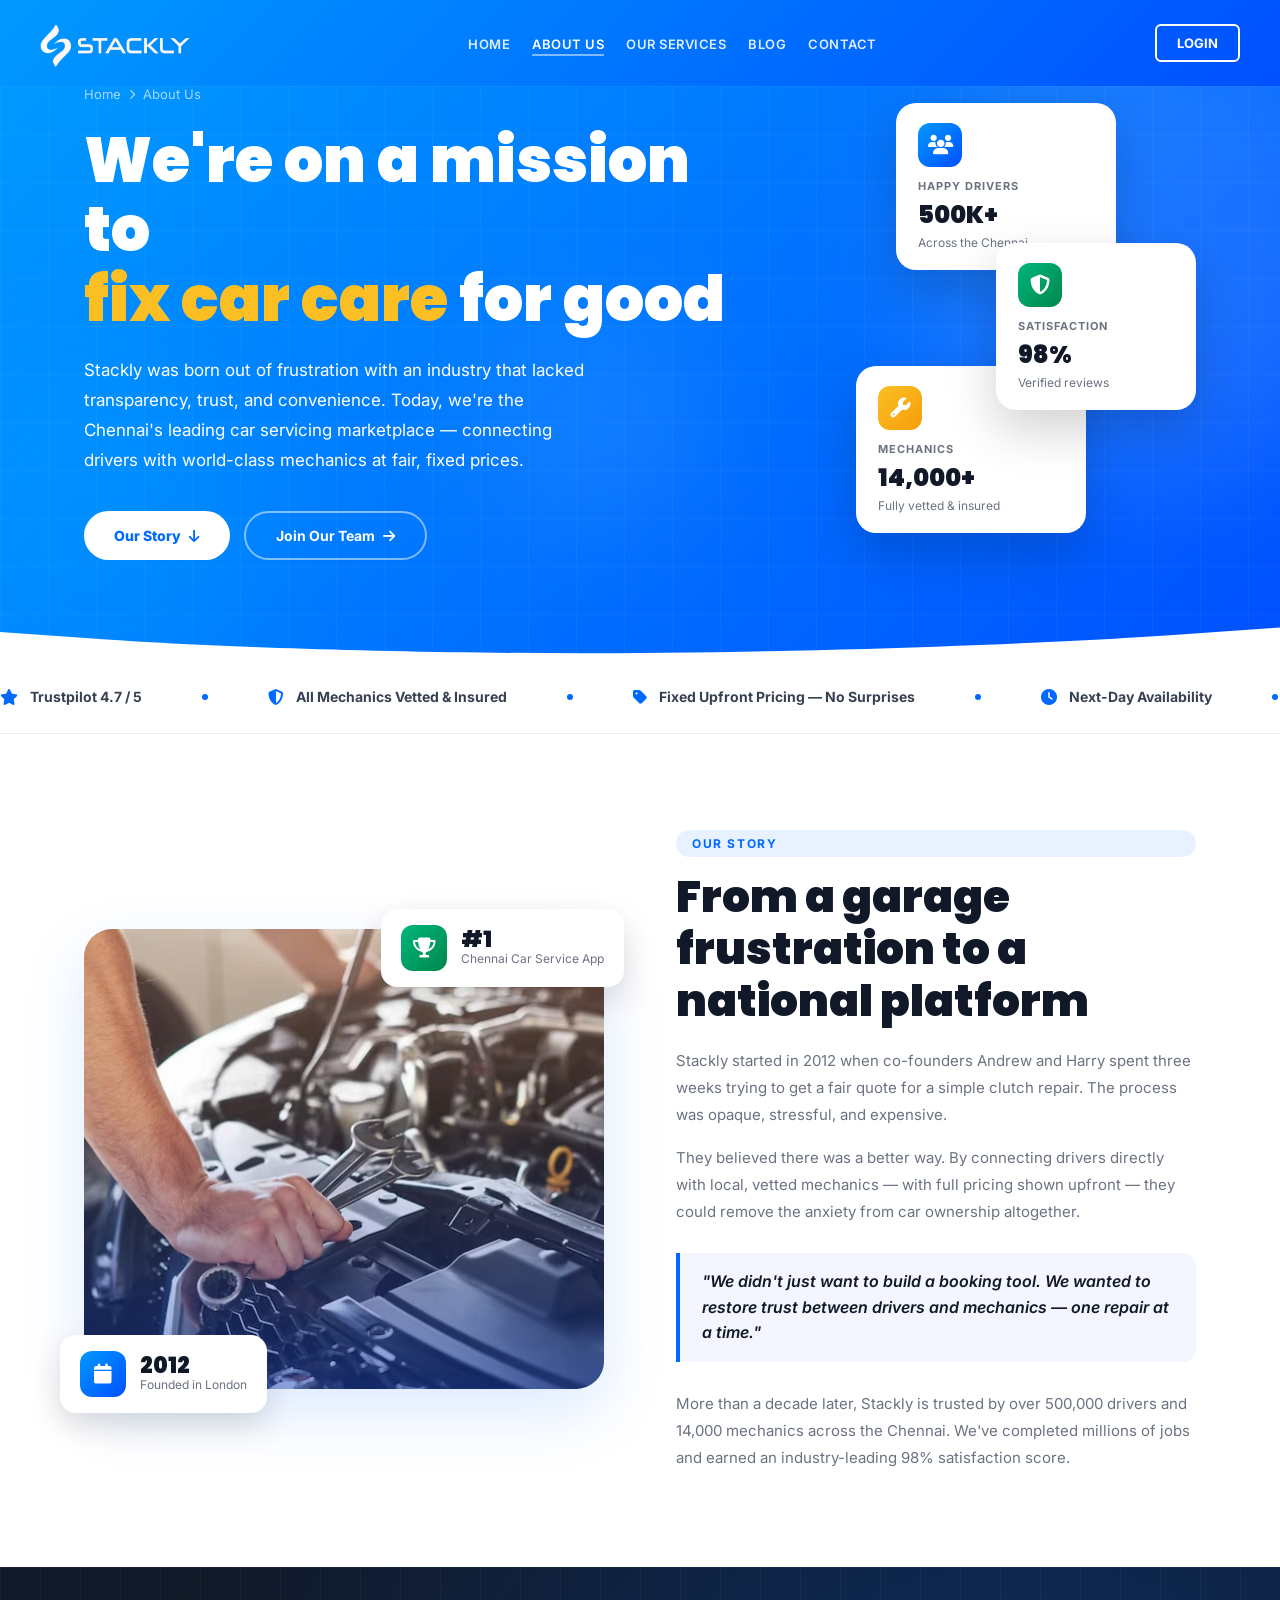
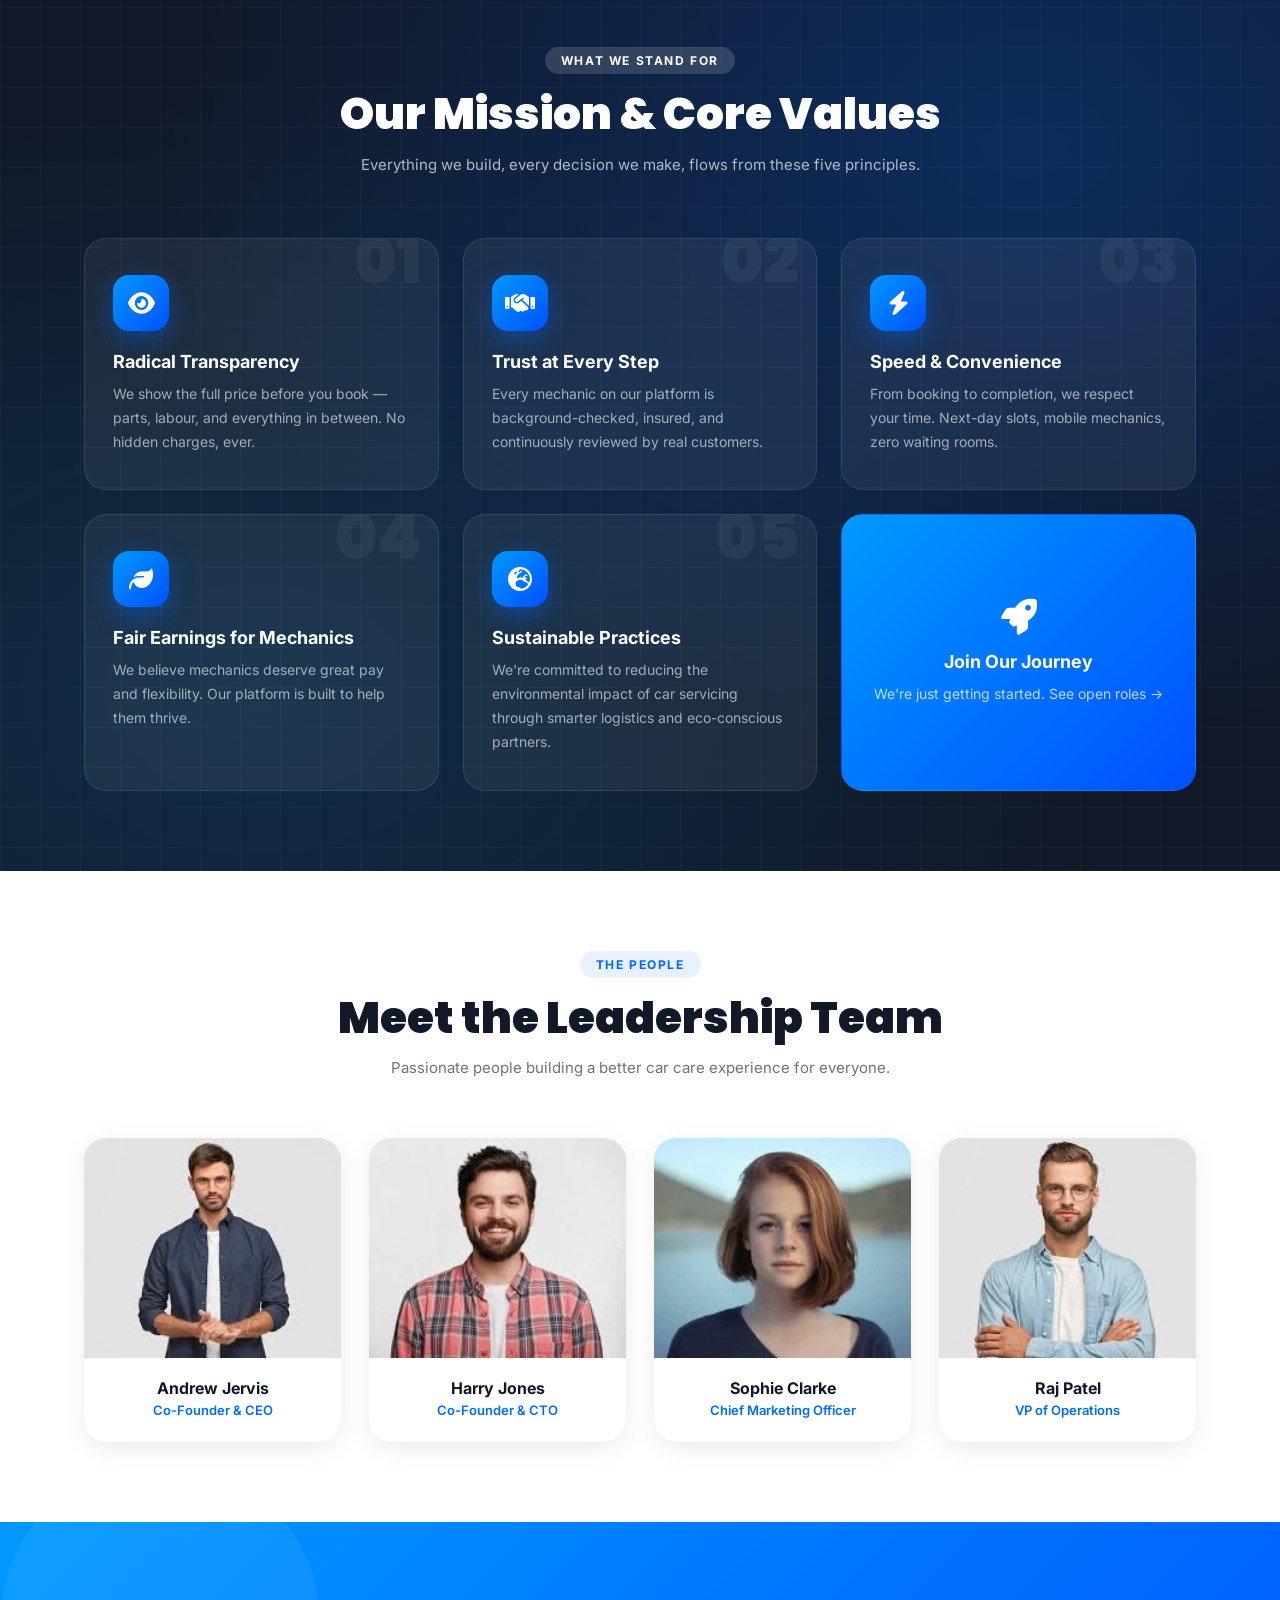
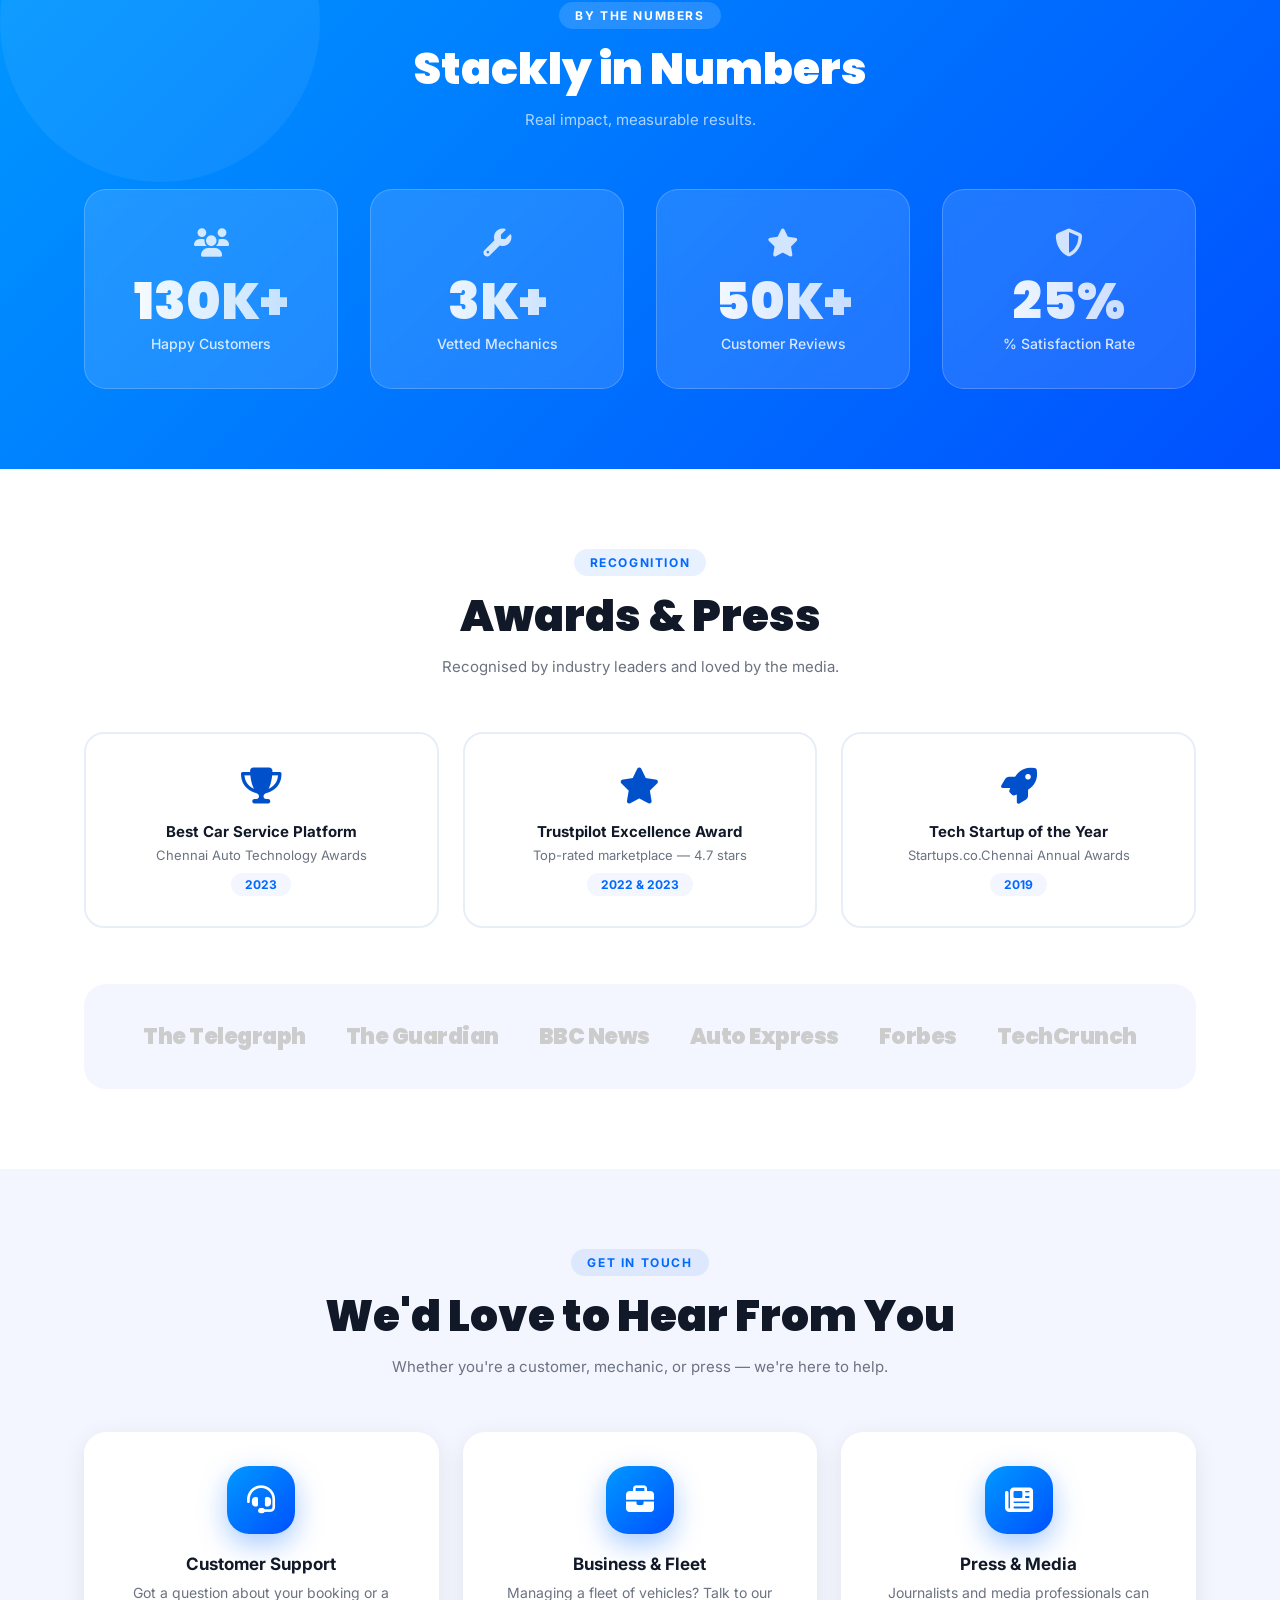
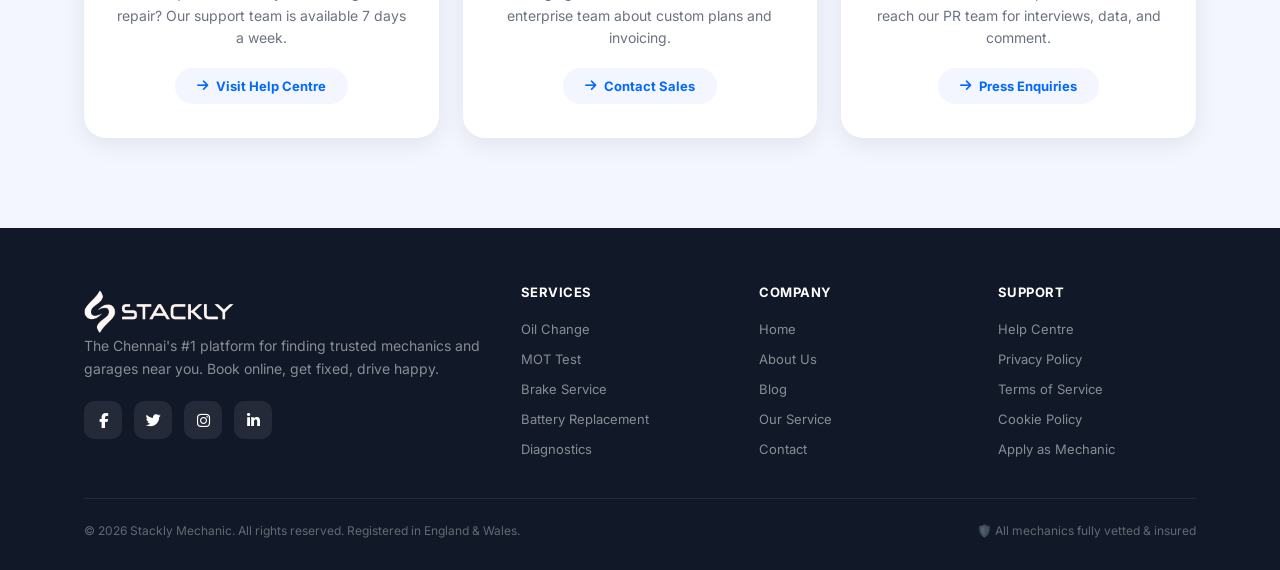
<file: About.html>
<!DOCTYPE html>
<html lang="en">
<head>
    <meta charset="UTF-8">
    <meta name="viewport" content="width=device-width, initial-scale=1.0">
    <title>About Us – Stackly</title>
    <link rel="stylesheet" href="https://cdnjs.cloudflare.com/ajax/libs/font-awesome/6.4.0/css/all.min.css">
    <link href="https://fonts.googleapis.com/css2?family=Inter:wght@400;500;600;700;800&family=Poppins:wght@700;800;900&display=swap" rel="stylesheet">
    <link rel="stylesheet" href="./about.css">
    <link rel="stylesheet" href="./style.css">
</head>
<body>

<!-- OVERLAY -->
<div class="overlay" id="overlay"></div>

<!-- MOBILE MENU -->
<div class="mobile-menu" id="mobileMenu">
    <button class="mm-close" id="closeMenuBtn"><i class="fa-solid fa-xmark"></i></button>
    <a href="./index.html" >Home</a>
    <a href="./About.html" class="active">About Us</a>
    <a href="./Service.html">Our Services</a>
    <a href="./blog.html">Blog</a>
    <a href="./contact.html">Contact</a>
    <hr style="border:0;border-top:1px solid #eee;">
    <a href="./login.html">Login</a>
</div>

<!-- ============================================================
     HEADER
============================================================ -->
<div class="site-header" id="siteHeader">
    <nav class="nav-inner">
      <div class="logo-container">
            <a href="./index.html" class="logo"><img src="./src/Untitled design-compressed (1).webp" alt=""></a>
        </div>
        <ul class="nav-links">
            <li><a href="./index.html" >Home</a></li>
            <li><a href="./About.html" class="active">About Us</a></li>
            <li><a href="./Service.html">Our Services </a></li>
            <li><a href="./blog.html">Blog</a></li>
            <li><a href="./contact.html">Contact</a></li>
        </ul>
        <div class="nav-right">
            <a href="./login.html" class="btn-resume">Login</a>
        </div>
        <button class="hamburger" id="hamburgerBtn"><i class="fa-solid fa-bars"></i></button>
    </nav>
</div>

<!-- ============================================================
     SECTION 1 — HERO
============================================================ -->
<div class="hero-about">
    <div class="orb orb1"></div>
    <div class="orb orb2"></div>
    <div class="orb orb3"></div>

    <div class="hero-body">
        <div class="hero-text">
            <div class="hero-crumb">
                <a href="./index.html">Home</a>
                <i class="fa-solid fa-chevron-right"></i>
                <span>About Us</span>
            </div>
            <h1>We're on a mission to<br><em>fix car care</em> for good</h1>
            <p>Stackly was born out of frustration with an industry that lacked transparency, trust, and convenience. Today, we're the Chennai's leading car servicing marketplace — connecting drivers with world-class mechanics at fair, fixed prices.</p>
            <div class="hero-ctas">
                <a href="#story" class="btn-primary">Our Story <i class="fa-solid fa-arrow-down"></i></a>
                <a href="./404.html" class="btn-outline-w">Join Our Team <i class="fa-solid fa-arrow-right"></i></a>
            </div>
        </div>

        <div class="hero-cards">
            <div class="hc hc1">
                <div class="hc-icon bg-blue"><i class="fa-solid fa-users"></i></div>
                <div class="hc-label">Happy Drivers</div>
                <div class="hc-val">500K+</div>
                <div class="hc-sub">Across the Chennai</div>
            </div>
            <div class="hc hc2">
                <div class="hc-icon bg-green"><i class="fa-solid fa-shield-halved"></i></div>
                <div class="hc-label">Satisfaction</div>
                <div class="hc-val">98%</div>
                <div class="hc-sub">Verified reviews</div>
            </div>
            <div class="hc hc3">
                <div class="hc-icon bg-yel"><i class="fa-solid fa-wrench"></i></div>
                <div class="hc-label">Mechanics</div>
                <div class="hc-val">14,000+</div>
                <div class="hc-sub">Fully vetted &amp; insured</div>
            </div>
        </div>
    </div>

   <div class="wave-wrap">
            <svg viewBox="0 0 1440 80" preserveAspectRatio="none">
            <path d="M0,40L120,50C240,60,480,70,720,68C960,66,1200,54,1320,44L1440,34L1440,80L0,80Z"></path>
        </svg>
        </div>
</div>

<!-- ============================================================
     SECTION 2 — TRUST TICKER
============================================================ -->
<section class="ticker-section">
    <div class="ticker-track">
        <!-- Duplicated for seamless loop -->
        <div class="ticker-item"><i class="fa-solid fa-star"></i> Trustpilot 4.7 / 5</div>
        <div class="ticker-dot"></div>
        <div class="ticker-item"><i class="fa-solid fa-shield-halved"></i> All Mechanics Vetted &amp; Insured</div>
        <div class="ticker-dot"></div>
        <div class="ticker-item"><i class="fa-solid fa-tag"></i> Fixed Upfront Pricing — No Surprises</div>
        <div class="ticker-dot"></div>
        <div class="ticker-item"><i class="fa-solid fa-clock"></i> Next-Day Availability</div>
        <div class="ticker-dot"></div>
        <div class="ticker-item"><i class="fa-solid fa-award"></i> Best Car Service Platform 2023</div>
        <div class="ticker-dot"></div>
        <div class="ticker-item"><i class="fa-solid fa-star"></i> Google 4.8 / 5 — 192K+ Reviews</div>
        <div class="ticker-dot"></div>
        <div class="ticker-item"><i class="fa-solid fa-rotate"></i> 12-Month Parts &amp; Labour Guarantee</div>
        <div class="ticker-dot"></div>
        <!-- duplicate -->
        <div class="ticker-item"><i class="fa-solid fa-star"></i> Trustpilot 4.7 / 5</div>
        <div class="ticker-dot"></div>
        <div class="ticker-item"><i class="fa-solid fa-shield-halved"></i> All Mechanics Vetted &amp; Insured</div>
        <div class="ticker-dot"></div>
        <div class="ticker-item"><i class="fa-solid fa-tag"></i> Fixed Upfront Pricing — No Surprises</div>
        <div class="ticker-dot"></div>
        <div class="ticker-item"><i class="fa-solid fa-clock"></i> Next-Day Availability</div>
        <div class="ticker-dot"></div>
        <div class="ticker-item"><i class="fa-solid fa-award"></i> Best Car Service Platform 2023</div>
        <div class="ticker-dot"></div>
        <div class="ticker-item"><i class="fa-solid fa-star"></i> Google 4.8 / 5 — 192K+ Reviews</div>
        <div class="ticker-dot"></div>
        <div class="ticker-item"><i class="fa-solid fa-rotate"></i> 12-Month Parts &amp; Labour Guarantee</div>
        <div class="ticker-dot"></div>
    </div>
</section>

<!-- ============================================================
     SECTION 3 — OUR STORY
============================================================ -->
<section class="story-section" id="story">
    <div class="container">
        <div class="story-inner">
            <div class="story-visual rv-l">
                <div class="story-img-wrap">
                    <img src="./src/muscular-car-service-worker-repairing-vehicle_146671-19605-compressed.webp" alt="Mechanic working">
                </div>
                <div class="story-chip sc-left">
                    <div class="sc-icon bg-blue"><i class="fa-solid fa-calendar"></i></div>
                    <div>
                        <div class="sc-num">2012</div>
                        <div class="sc-lbl">Founded in London</div>
                    </div>
                </div>
                <div class="story-chip sc-right">
                    <div class="sc-icon bg-green"><i class="fa-solid fa-trophy"></i></div>
                    <div>
                        <div class="sc-num">#1</div>
                        <div class="sc-lbl">Chennai Car Service App</div>
                    </div>
                </div>
            </div>

            <div class="story-text">
                <span class="sec-tag rv d1">Our Story</span>
                <h2 class="sec-title rv d2">From a garage frustration to a national platform</h2>

                <p class="rv d3">Stackly started in 2012 when co-founders Andrew and Harry spent three weeks trying to get a fair quote for a simple clutch repair. The process was opaque, stressful, and expensive.</p>

                <p class="rv d3">They believed there was a better way. By connecting drivers directly with local, vetted mechanics — with full pricing shown upfront — they could remove the anxiety from car ownership altogether.</p>

                <div class="story-highlight rv d4">
                    "We didn't just want to build a booking tool. We wanted to restore trust between drivers and mechanics — one repair at a time."
                </div>

                <p class="rv d4">More than a decade later, Stackly is trusted by over 500,000 drivers and 14,000 mechanics across the Chennai. We've completed millions of jobs and earned an industry-leading 98% satisfaction score.</p>
            </div>
        </div>
    </div>
</section>

<!-- ============================================================
     SECTION 4 — MISSION & VALUES
============================================================ -->
<section class="mission-section">
    <div class="container mission-inner">
        <div class="mission-top">
            <span class="sec-tag inv rv">What We Stand For</span>
            <h2 class="sec-title inv rv d1">Our Mission &amp; Core Values</h2>
            <p class="sec-sub inv rv d2">Everything we build, every decision we make, flows from these five principles.</p>
        </div>
        <div class="values-grid">
            <div class="val-card rv d1">
                <div class="val-num">01</div>
                <div class="val-icon"><i class="fa-solid fa-eye"></i></div>
                <h3>Radical Transparency</h3>
                <p>We show the full price before you book — parts, labour, and everything in between. No hidden charges, ever.</p>
            </div>
            <div class="val-card rv d2">
                <div class="val-num">02</div>
                <div class="val-icon"><i class="fa-solid fa-handshake"></i></div>
                <h3>Trust at Every Step</h3>
                <p>Every mechanic on our platform is background-checked, insured, and continuously reviewed by real customers.</p>
            </div>
            <div class="val-card rv d3">
                <div class="val-num">03</div>
                <div class="val-icon"><i class="fa-solid fa-bolt"></i></div>
                <h3>Speed &amp; Convenience</h3>
                <p>From booking to completion, we respect your time. Next-day slots, mobile mechanics, zero waiting rooms.</p>
            </div>
            <div class="val-card rv d4">
                <div class="val-num">04</div>
                <div class="val-icon"><i class="fa-solid fa-leaf"></i></div>
                <h3>Fair Earnings for Mechanics</h3>
                <p>We believe mechanics deserve great pay and flexibility. Our platform is built to help them thrive.</p>
            </div>
            <div class="val-card rv d5">
                <div class="val-num">05</div>
                <div class="val-icon"><i class="fa-solid fa-earth-europe"></i></div>
                <h3>Sustainable Practices</h3>
                <p>We're committed to reducing the environmental impact of car servicing through smarter logistics and eco-conscious partners.</p>
            </div>
            <div class="val-card rv d6" style="background:var(--grad);border-color:transparent;display:flex;flex-direction:column;justify-content:center;align-items:center;text-align:center;cursor:pointer;">
                <i class="fa-solid fa-rocket" style="font-size:36px;color:#fff;margin-bottom:16px;"></i>
                <h3 style="color:#fff;">Join Our Journey</h3>
                <p style="color:rgba(255,255,255,.75);">We're just getting started. See open roles →</p>
            </div>
        </div>
    </div>
</section>

<!-- ============================================================
     SECTION 6 — TEAM
============================================================ -->
<section class="team-section">
    <div class="container">
        <div class="team-header">
            <span class="sec-tag rv">The People</span>
            <h2 class="sec-title rv d1">Meet the Leadership Team</h2>
            <p class="sec-sub rv d2">Passionate people building a better car care experience for everyone.</p>
        </div>
        <div class="team-grid">
            <div class="team-card rv d1">
                <div class="team-img-wrap">
                    <img src="./src/download (5)-compressed.webp" alt="Andrew Jervis">
                    <div class="team-overlay">
                        <a href="./404.html"><i class="fa-brands fa-linkedin-in"></i></a>
                        <a href="./404.html"><i class="fa-brands fa-twitter"></i></a>
                    </div>
                </div>
                <div class="team-info">
                    <h4>Andrew Jervis</h4>
                    <p>Co-Founder &amp; CEO</p>
                </div>
            </div>
            <div class="team-card rv d2">
                <div class="team-img-wrap">
                    <img src="./src/download (4)-compressed.webp" alt="Harry Jones">
                    <div class="team-overlay">
                        <a href="./404.html"><i class="fa-brands fa-linkedin-in"></i></a>
                        <a href="./404.html"><i class="fa-brands fa-twitter"></i></a>
                    </div>
                </div>
                <div class="team-info">
                    <h4>Harry Jones</h4>
                    <p>Co-Founder &amp; CTO</p>
                </div>
            </div>
            <div class="team-card rv d3">
                <div class="team-img-wrap">
                    <img src="./src/download (3)-compressed.webp" alt="Sophie Clarke">
                    <div class="team-overlay">
                        <a href="./404.html"><i class="fa-brands fa-linkedin-in"></i></a>
                        <a href="./404.html"><i class="fa-brands fa-twitter"></i></a>
                    </div>
                </div>
                <div class="team-info">
                    <h4>Sophie Clarke</h4>
                    <p>Chief Marketing Officer</p>
                </div>
            </div>
            <div class="team-card rv d4">
                <div class="team-img-wrap">
                    <img src="./src/download (2)-compressed.webp" alt="Raj Patel">
                    <div class="team-overlay">
                        <a href="./404.html"><i class="fa-brands fa-linkedin-in"></i></a>
                        <a href="./404.html"><i class="fa-brands fa-twitter"></i></a>
                    </div>
                </div>
                <div class="team-info">
                    <h4>Raj Patel</h4>
                    <p>VP of Operations</p>
                </div>
            </div>
        </div>
    </div>
</section>

<!-- ============================================================
     SECTION 7 — STATS
============================================================ -->
<section class="stats-section">
    <div class="container stats-inner">
        <div class="stats-top">
            <span class="sec-tag inv rv">By the Numbers</span>
            <h2 class="sec-title inv rv d1">Stackly in Numbers</h2>
            <p class="sec-sub inv rv d2">Real impact, measurable results.</p>
        </div>
        <div class="stats-grid">
            <div class="stat-card rv d1">
                <div class="stat-icon"><i class="fa-solid fa-users"></i></div>
                <div class="stat-num" data-target="500000">0</div>
                <div class="stat-lbl">Happy Customers</div>
            </div>
            <div class="stat-card rv d2">
                <div class="stat-icon"><i class="fa-solid fa-wrench"></i></div>
                <div class="stat-num" data-target="14000">0</div>
                <div class="stat-lbl">Vetted Mechanics</div>
            </div>
            <div class="stat-card rv d3">
                <div class="stat-icon"><i class="fa-solid fa-star"></i></div>
                <div class="stat-num" data-target="192000">0</div>
                <div class="stat-lbl">Customer Reviews</div>
            </div>
            <div class="stat-card rv d4">
                <div class="stat-icon"><i class="fa-solid fa-shield-halved"></i></div>
                <div class="stat-num" data-target="98">0</div>
                <div class="stat-lbl">% Satisfaction Rate</div>
            </div>
        </div>
    </div>
</section>

<!-- ============================================================
     SECTION 8 — PRESS & AWARDS
============================================================ -->
<section class="press-section">
    <div class="container">
        <div class="press-header">
            <span class="sec-tag rv">Recognition</span>
            <h2 class="sec-title rv d1">Awards &amp; Press</h2>
            <p class="sec-sub rv d2">Recognised by industry leaders and loved by the media.</p>
        </div>
        <div class="awards-grid">
            <div class="award-card rv d1">
                <div class="award-icon"><i class="fa-solid fa-trophy"></i></div>
                <h4>Best Car Service Platform</h4>
                <p>Chennai Auto Technology Awards</p>
                <span class="award-year">2023</span>
            </div>
            <div class="award-card rv d2">
                <div class="award-icon"><i class="fa-solid fa-star"></i>    </div>
                <h4>Trustpilot Excellence Award</h4>
                <p>Top-rated marketplace — 4.7 stars</p>
                <span class="award-year">2022 &amp; 2023</span>
            </div>
            <div class="award-card rv d3">
                <div class="award-icon"><i class="fa-solid fa-rocket"></i></div>
                <h4>Tech Startup of the Year</h4>
                <p>Startups.co.Chennai Annual Awards</p>
                <span class="award-year">2019</span>
            </div>
        </div>
        <div class="press-logos rv">
            <span class="press-logo-item">The Telegraph</span>
            <span class="press-logo-item">The Guardian</span>
            <span class="press-logo-item">BBC News</span>
            <span class="press-logo-item">Auto Express</span>
            <span class="press-logo-item">Forbes</span>
            <span class="press-logo-item">TechCrunch</span>
        </div>
    </div>
</section>


<!-- ============================================================
     SECTION 9— CONTACT
============================================================ -->
<section class="contact-section">
    <div class="container">
        <div class="contact-header">
            <span class="sec-tag rv">Get In Touch</span>
            <h2 class="sec-title rv d1">We'd Love to Hear From You</h2>
            <p class="sec-sub rv d2">Whether you're a customer, mechanic, or press — we're here to help.</p>
        </div>
        <div class="contact-grid">
            <div class="contact-card rv d1">
                <div class="cc-icon"><i class="fa-solid fa-headset"></i></div>
                <h4>Customer Support</h4>
                <p>Got a question about your booking or a repair? Our support team is available 7 days a week.</p>
                <a href="./contact.html" class="cc-btn"><i class="fa-solid fa-arrow-right"></i> Visit Help Centre</a>
            </div>
            <div class="contact-card rv d2">
                <div class="cc-icon"><i class="fa-solid fa-briefcase"></i></div>
                <h4>Business &amp; Fleet</h4>
                <p>Managing a fleet of vehicles? Talk to our enterprise team about custom plans and invoicing.</p>
                <a href="./404.html" class="cc-btn"><i class="fa-solid fa-arrow-right"></i> Contact Sales</a>
            </div>
            <div class="contact-card rv d3">
                <div class="cc-icon"><i class="fa-solid fa-newspaper"></i></div>
                <h4>Press &amp; Media</h4>
                <p>Journalists and media professionals can reach our PR team for interviews, data, and comment.</p>
                <a href="./404.html" class="cc-btn"><i class="fa-solid fa-arrow-right"></i> Press Enquiries</a>
            </div>
        </div>
    </div>
</section>

<!-- ============================================================
     FOOTER
============================================================ -->
   <footer>
        <div class="container">
            <div class="footer-grid">
                <div>
 <div class="logo-container">
            <a href="./index.html" class="logo"><img src="./src/Untitled design-compressed (1).webp" alt=""></a>
        </div>   
                        <p class="footer-desc">The Chennai's #1 platform for finding trusted mechanics and garages near you. Book
                        online, get fixed, drive happy.</p>
                    <div class="footer-socials">
                        <a href="./404.html" class="social-btn"><i class="fa-brands fa-facebook-f"></i></a>
                        <a href="./404.html" class="social-btn"><i class="fa-brands fa-twitter"></i></a>
                        <a href="./404.html" class="social-btn"><i class="fa-brands fa-instagram"></i></a>
                        <a href="./404.html" class="social-btn"><i class="fa-brands fa-linkedin-in"></i></a>
                    </div>
                </div>
                <div class="footer-col">
                    <h5>Services</h5>
                    <ul>
                        <li><a href="./404.html">Oil Change</a></li>
                        <li><a href="./404.html">MOT Test</a></li>
                        <li><a href="./404.html">Brake Service</a></li>
                        <li><a href="./404.html">Battery Replacement</a></li>
                        <li><a href="./404.html">Diagnostics</a></li>
                    </ul>
                </div>
                <div class="footer-col">
                    <h5>Company</h5>
                    <ul>
                        <li><a href="./index.html">Home</a></li>
                        <li><a href="./About.html">About Us</a></li>
                        <li><a href="./blog.html">Blog</a></li>
                        <li><a href="./Service.html">Our Service</a></li>
                        <li><a href="./contact.html">Contact</a></li>
                    </ul>
                </div>
                <div class="footer-col">
                    <h5>Support</h5>
                    <ul>
                        <li><a href="./contact.html">Help Centre</a></li>
                        <li><a href="./404.html">Privacy Policy</a></li>
                        <li><a href="./404.html">Terms of Service</a></li>
                        <li><a href="./404.html">Cookie Policy</a></li>
                        <li><a href="./404.html">Apply as Mechanic</a></li>
                    </ul>
                </div>
            </div>
            <div class="footer-bottom">
                <p>© 2026 Stackly Mechanic. All rights reserved. Registered in England & Wales.</p>
                <p>🛡️ All mechanics fully vetted & insured</p>
            </div>
        </div>
    </footer>
<!-- ============================================================
     JAVASCRIPT
============================================================ -->
<script>
    /* --- Mobile Menu --- */
    const hamburger  = document.getElementById('hamburgerBtn');
    const closeBtn   = document.getElementById('closeMenuBtn');
    const mobileMenu = document.getElementById('mobileMenu');
    const overlay    = document.getElementById('overlay');

    hamburger.addEventListener('click', () => {
        mobileMenu.classList.add('active');
        overlay.classList.add('active');
    });
    const closeMenu = () => {
        mobileMenu.classList.remove('active');
        overlay.classList.remove('active');
    };
    closeBtn.addEventListener('click', closeMenu);
    overlay.addEventListener('click', closeMenu);

    /* --- Sticky Header --- */
    const siteHeader = document.getElementById('siteHeader');
    window.addEventListener('scroll', () => {
        siteHeader.classList.toggle('scrolled', window.scrollY > 60);
    });

    /* --- Scroll Reveal --- */
    const revealObserver = new IntersectionObserver(entries => {
        entries.forEach(e => {
            if (e.isIntersecting) e.target.classList.add('on');
        });
    }, { threshold: 0.1 });

    document.querySelectorAll('.rv, .rv-l, .rv-r, .rv-s').forEach(el => revealObserver.observe(el));

    /* --- Counter Animation --- */
    const counterObserver = new IntersectionObserver(entries => {
        entries.forEach(e => {
            if (e.isIntersecting && !e.target.dataset.done) {
                e.target.dataset.done = 'true';
                const target   = +e.target.dataset.target;
                const duration = 2200;
                const step     = target / (duration / 16);
                let current    = 0;

                const suffix = target === 98 ? '%'
                             : target === 500000 ? 'K+'
                             : target === 192000 ? 'K+'
                             : target === 14000  ? 'K+'
                             : '';

                const format = n => {
                    if (target === 500000) return Math.floor(n/1000) + 'K+';
                    if (target === 192000) return Math.floor(n/1000) + 'K+';
                    if (target === 14000)  return Math.floor(n/1000) + 'K+';
                    if (target === 98)     return Math.floor(n) + '%';
                    return Math.floor(n).toLocaleString('en-GB');
                };

                const timer = setInterval(() => {
                    current += step;
                    if (current >= target) { current = target; clearInterval(timer); }
                    e.target.textContent = format(current);
                }, 16);
            }
        });
    }, { threshold: 0.4 });

    document.querySelectorAll('[data-target]').forEach(el => counterObserver.observe(el));

    /* --- Form submit feedback --- */
    document.querySelector('.form-submit').addEventListener('click', function() {
        const inputs = document.querySelectorAll('.cta-form-card input');
        let valid = true;
        inputs.forEach(i => { if(!i.value.trim()) valid = false; });
        if (valid) {
            this.textContent = '✓ Application Received!';
            this.style.background = 'linear-gradient(135deg,#00b67a,#00874d)';
            this.style.animation = 'none';
        } else {
            this.textContent = 'Please fill all fields';
            this.style.background = '#e74c3c';
            setTimeout(() => {
                this.textContent = 'Apply Now – It\'s Free →';
                this.style.background = '';
            }, 2000);
        }
    });
</script>
</body>
</html>
</file>
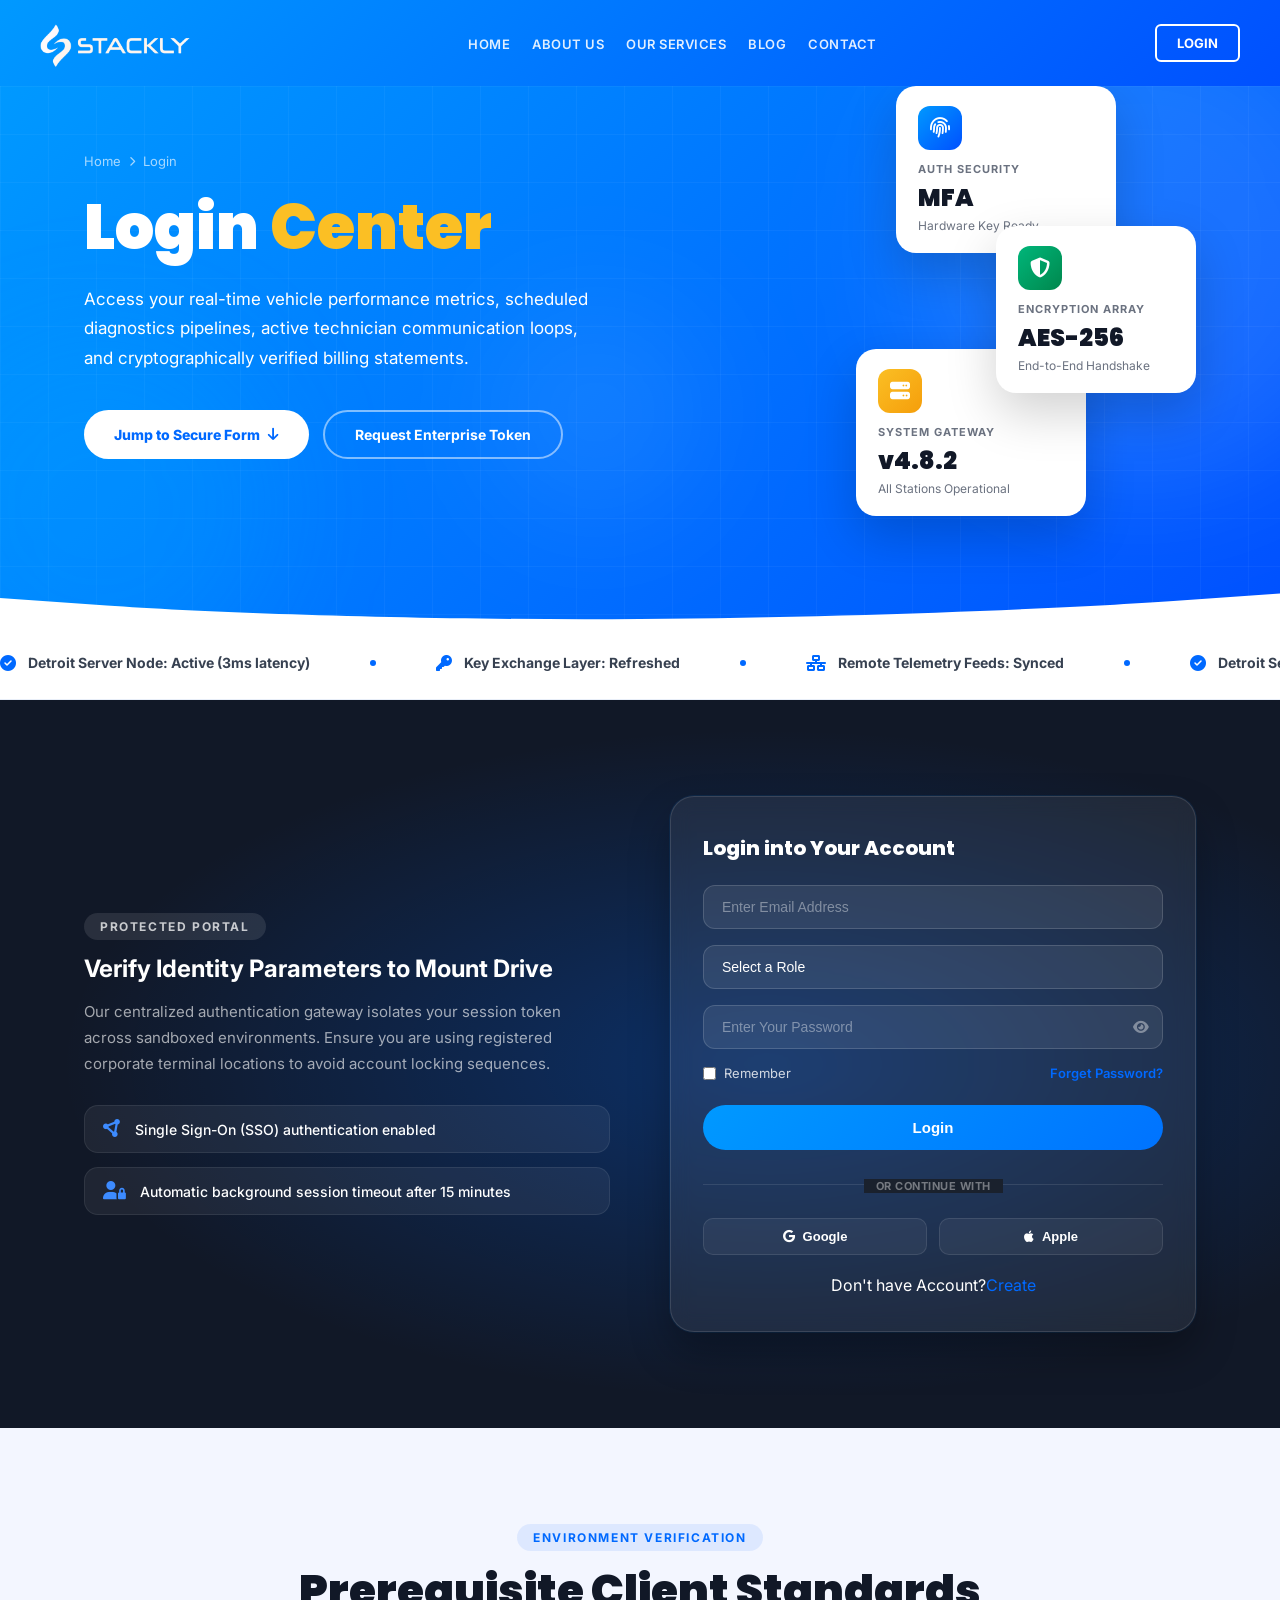
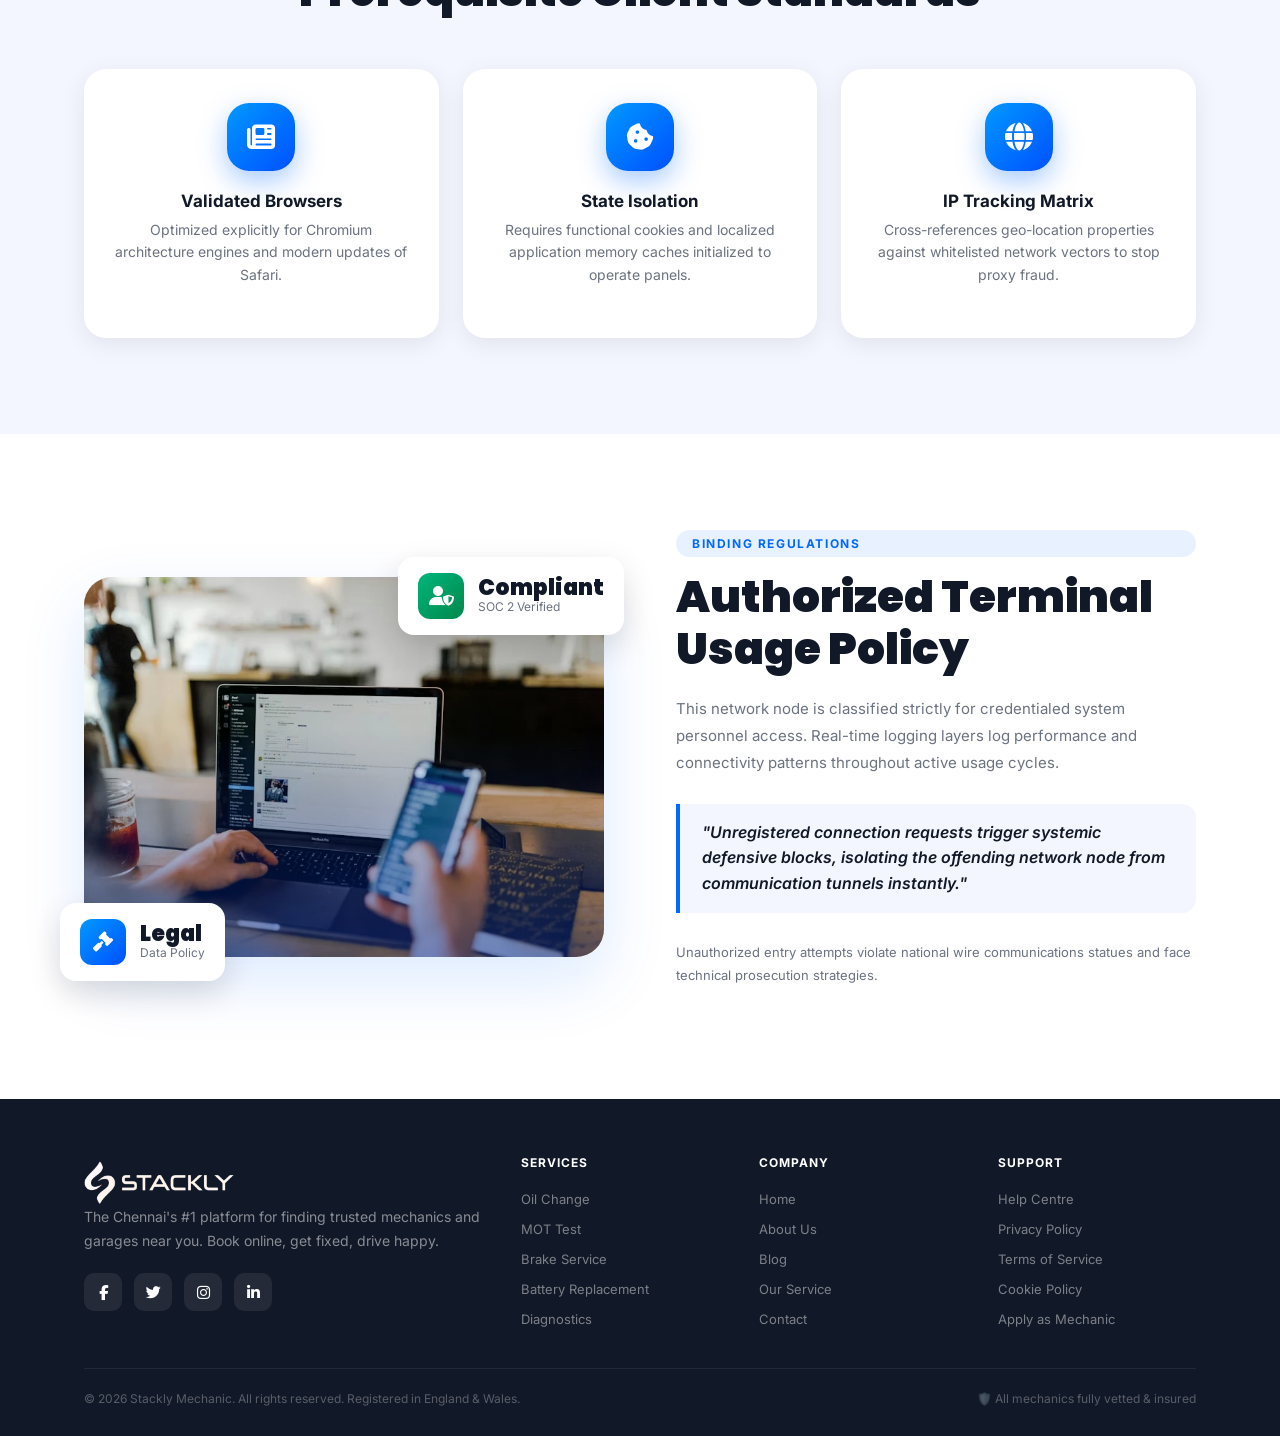
<file: admin.html>
<!DOCTYPE html>
<html lang="en">
<head>
<meta charset="UTF-8">
<meta name="viewport" content="width=device-width, initial-scale=1.0">
<title>AutoServe Pro — Dashboard</title>
<link href="https://fonts.googleapis.com/css2?family=Syne:wght@400;500;600;700;800&family=DM+Sans:wght@300;400;500;600&display=swap" rel="stylesheet">
<link rel="stylesheet" href="https://cdnjs.cloudflare.com/ajax/libs/font-awesome/6.5.0/css/all.min.css">
<link rel="stylesheet" href="./dashboard.css">
</head>
<body>

<!-- ── OVERLAY ── -->
<div class="overlay" id="overlay" onclick="closeSidebar()"></div>

<!-- ── SIDEBAR ── -->
<aside class="sidebar" id="sidebar">
  <div class="sidebar-logo">
   <a href="./index.html">
     <img src="./src/Untitled design-compressed (1).webp" alt="">
   </a> 
  </div>

  <div class="nav-section">Main</div>
  <ul>
    <li class="nav-item active" onclick="navigate('dashboard', this)" data-page="dashboard">
      <i class="fas fa-gauge-high"></i> Dashboard
    </li>
    <li class="nav-item" onclick="navigate('services', this)" data-page="services">
      <i class="fas fa-wrench"></i> Services
      <span class="nav-badge">3</span>
    </li>
    <li class="nav-item" onclick="navigate('appointments', this)" data-page="appointments">
      <i class="fas fa-calendar-check"></i> Appointments
      <span class="nav-badge">8</span>
    </li>
    <li class="nav-item" onclick="navigate('vehicles', this)" data-page="vehicles">
      <i class="fas fa-car"></i> Vehicles
    </li>
    <li class="nav-item" onclick="navigate('reports', this)" data-page="reports">
      <i class="fas fa-chart-line"></i> Reports & Billing
    </li>
  </ul>

  <div class="nav-section">Admin</div>
  <ul id="admin-nav">
    <li class="nav-item" onclick="navigate('staff', this)" data-page="staff">
      <i class="fas fa-users-gear"></i> Staff & Roles
    </li>
    <li class="nav-item" onclick="navigate('settings', this)" data-page="settings">
      <i class="fas fa-sliders"></i> Settings
    </li>
  </ul>

  <div class="sidebar-footer">v2.4.1 &copy; 2026 AutoServe</div>
</aside>

<!-- ── TOPBAR ── -->
<header class="topbar">
  <button class="hamburger icon-btn" onclick="toggleSidebar()"><i class="fas fa-bars"></i></button>
  <div class="topbar-title" id="topbar-title">Dashboard</div>
  
  <div class="topbar-actions">
    
    <button class="icon-btn" title="Notifications">
      <i class="fas fa-bell"></i>
      <span class="dot"></span>
    </button>
    <button class="icon-btn" title="Messages">
      <i class="fas fa-envelope"></i>
    </button>
    <div class="topbar-user" onclick="toggleDropdown()">
      <div class="user-av" id="user-av">AK</div>
      <div class="user-info">
        <div class="user-name" id="user-email-name"></div>
        <div class="user-role" id="">Admin</div>
      </div>
      <i class="fas fa-chevron-down" style="font-size:.65rem;color:var(--muted);margin-left:4px"></i>
      <div class="user-dropdown" id="user-dropdown">
        <div class="dropdown-item"><i class="fas fa-circle-user"></i> My Profile</div>
        <div class="dropdown-item"><i class="fas fa-envelope"></i> <span id="user-email"></span></div>
        <div class="dropdown-item"><i class="fas fa-gear"></i> Account Settings</div>
        <div class="dropdown-divider"></div>
        <div class="dropdown-item logout" ><i class="fas fa-right-from-bracket"></i> Logout</div>
      </div>
    </div>
  </div>
</header>

<!-- ── MAIN ── -->
<main class="main">

<!-- ════════════════════════════════════════════════════
     PAGE 1 — DASHBOARD
════════════════════════════════════════════════════ -->
<section class="page active" id="page-dashboard">
  <div class="page-header">
    <h1>Dashboard Overview</h1>
    <p>Good morning, Arjun — here's what's happening today at the garage.</p>
  </div>

  <!-- STAT CARDS -->
  <div class="grid-4">
    <div class="stat-card">
      <div class="stat-top">
        <div class="stat-icon" style="background:rgba(249,115,22,.15)">
          <i class="fas fa-car-wrench" style="color:var(--accent)"></i>
        </div>
        <span class="stat-change up">↑ 12%</span>
      </div>
      <div class="stat-val">148</div>
      <div class="stat-label">Active Service Jobs</div>
    </div>
    <div class="stat-card">
      <div class="stat-top">
        <div class="stat-icon" style="background:rgba(34,197,94,.12)">
          <i class="fas fa-indian-rupee-sign" style="color:var(--success)"></i>
        </div>
        <span class="stat-change up">↑ 8%</span>
      </div>
      <div class="stat-val">₹4.2L</div>
      <div class="stat-label">Revenue This Month</div>
    </div>
    <div class="stat-card">
      <div class="stat-top">
        <div class="stat-icon" style="background:rgba(59,130,246,.12)">
          <i class="fas fa-calendar-check" style="color:var(--info)"></i>
        </div>
        <span class="stat-change up">↑ 5%</span>
      </div>
      <div class="stat-val">37</div>
      <div class="stat-label">Appointments Today</div>
    </div>
    <div class="stat-card">
      <div class="stat-top">
        <div class="stat-icon" style="background:rgba(234,179,8,.12)">
          <i class="fas fa-star" style="color:var(--warning)"></i>
        </div>
        <span class="stat-change up">↑ 0.3</span>
      </div>
      <div class="stat-val">4.8</div>
      <div class="stat-label">Avg Customer Rating</div>
    </div>
  </div>

  <div class="grid-2-1">
    <!-- Revenue Chart -->
    <div class="card">
      <div class="card-head">
        <div class="card-title">Monthly Revenue</div>
        <button class="card-action">This Year</button>
      </div>
      <div class="chart-area" id="revenueChart"></div>
      <div class="bar-label" id="chartLabels"></div>
    </div>

    <!-- Donut -->
    <div class="card">
      <div class="card-head">
        <div class="card-title">Service Breakdown</div>
      </div>
      <div class="donut-ring">
        <svg viewBox="0 0 100 100" width="130" height="130">
          <circle cx="50" cy="50" r="40" fill="none" stroke="var(--border)" stroke-width="12"/>
          <circle cx="50" cy="50" r="40" fill="none" stroke="var(--accent)" stroke-width="12"
            stroke-dasharray="100.5 150.8" stroke-linecap="round"/>
          <circle cx="50" cy="50" r="40" fill="none" stroke="var(--info)" stroke-width="12"
            stroke-dasharray="62.8 188.5" stroke-dashoffset="-100.5" stroke-linecap="round"/>
          <circle cx="50" cy="50" r="40" fill="none" stroke="var(--success)" stroke-width="12"
            stroke-dasharray="37.7 213.6" stroke-dashoffset="-163.3" stroke-linecap="round"/>
        </svg>
        <div class="donut-center"><strong>251</strong></div>
      </div>
      <div class="legend">
        <div class="legend-item"><div class="legend-dot" style="background:var(--accent)"></div> Engine & Mechanical <span style="margin-left:auto;font-size:.78rem">40%</span></div>
        <div class="legend-item"><div class="legend-dot" style="background:var(--info)"></div> Electrical <span style="margin-left:auto;font-size:.78rem">25%</span></div>
        <div class="legend-item"><div class="legend-dot" style="background:var(--success)"></div> Body & Paint <span style="margin-left:auto;font-size:.78rem">15%</span></div>
        <div class="legend-item"><div class="legend-dot" style="background:var(--warning)"></div> Others <span style="margin-left:auto;font-size:.78rem">20%</span></div>
      </div>
    </div>
  </div>

  <!-- Recent Jobs -->
  <div class="card">
    <div class="card-head">
      <div class="card-title">Recent Service Jobs</div>
      <button class="card-action">View All</button>
    </div>
    <div class="table-wrap">
      <table>
        <thead>
          <tr>
            <th>Job ID</th><th>Customer</th><th>Vehicle</th><th>Service</th><th>Technician</th><th>Status</th><th>Amount</th>
          </tr>
        </thead>
        <tbody>
          <tr><td>#SJ-2091</td><td>Ravi Shankar</td><td>Hyundai i20</td><td>Full Service</td><td>Mehul P.</td><td><span class="badge badge-green">Completed</span></td><td>₹4,800</td></tr>
          <tr><td>#SJ-2090</td><td>Priya Nair</td><td>Honda City</td><td>AC Repair</td><td>Sanjay K.</td><td><span class="badge badge-orange">In Progress</span></td><td>₹2,200</td></tr>
          <tr><td>#SJ-2089</td><td>Deepak Iyer</td><td>Tata Nexon</td><td>Brake Service</td><td>Arif M.</td><td><span class="badge badge-blue">Waiting Parts</span></td><td>₹1,650</td></tr>
          <tr><td>#SJ-2088</td><td>Kavya Reddy</td><td>Maruti Swift</td><td>Oil Change</td><td>Mehul P.</td><td><span class="badge badge-green">Completed</span></td><td>₹900</td></tr>
          <tr><td>#SJ-2087</td><td>Arun Patel</td><td>Toyota Innova</td><td>Engine Tuning</td><td>Sanjay K.</td><td><span class="badge badge-yellow">Pending</span></td><td>₹6,500</td></tr>
        </tbody>
      </table>
    </div>
  </div>

  <!-- Today's Appointments + Alerts -->
  <div class="grid-2">
    <div class="card">
      <div class="card-head">
        <div class="card-title">Today's Appointments</div>
        <button class="card-action">+ Add</button>
      </div>
      <div class="appt-item">
        <div class="appt-date"><div class="appt-day">09</div><div class="appt-mon">Jun</div></div>
        <div class="appt-body"><div class="appt-title">Tyre Rotation — KL 45 C 2201</div><div class="appt-sub">Ravi Shankar · Bay 3</div></div>
        <div class="appt-time">09:00 AM</div>
      </div>
      <div class="appt-item">
        <div class="appt-date"><div class="appt-day">09</div><div class="appt-mon">Jun</div></div>
        <div class="appt-body"><div class="appt-title">Full Service — TN 58 BQ 7890</div><div class="appt-sub">Priya Nair · Bay 1</div></div>
        <div class="appt-time">11:30 AM</div>
      </div>
      <div class="appt-item">
        <div class="appt-date"><div class="appt-day">09</div><div class="appt-mon">Jun</div></div>
        <div class="appt-body"><div class="appt-title">Battery Check — MH 12 XZ 3344</div><div class="appt-sub">Arun Patel · Bay 2</div></div>
        <div class="appt-time">02:00 PM</div>
      </div>
    </div>
    <div class="card">
      <div class="card-head"><div class="card-title">Alerts &amp; Notices</div></div>
      <div class="notif-item notif-unread">
        <div class="notif-icon" style="background:rgba(239,68,68,.12);color:var(--danger)"><i class="fas fa-triangle-exclamation"></i></div>
        <div class="notif-body"><div class="notif-text">Low stock: Synthetic Oil (5W-30) — only 4 litres remaining.</div><div class="notif-time">8 min ago</div></div>
      </div>
      <div class="notif-item notif-unread">
        <div class="notif-icon" style="background:rgba(249,115,22,.12);color:var(--accent)"><i class="fas fa-star"></i></div>
        <div class="notif-body"><div class="notif-text">New 5-star review from Kavya Reddy — "Excellent service!"</div><div class="notif-time">42 min ago</div></div>
      </div>
      <div class="notif-item">
        <div class="notif-icon" style="background:rgba(59,130,246,.12);color:var(--info)"><i class="fas fa-truck"></i></div>
        <div class="notif-body"><div class="notif-text">Parts shipment #PO-881 scheduled for delivery today at 3 PM.</div><div class="notif-time">2 hrs ago</div></div>
      </div>
      <div class="notif-item">
        <div class="notif-icon" style="background:rgba(234,179,8,.12);color:var(--warning)"><i class="fas fa-certificate"></i></div>
        <div class="notif-body"><div class="notif-text">Technician license renewal due in 14 days for Sanjay K.</div><div class="notif-time">Yesterday</div></div>
      </div>
    </div>
  </div>
</section>

<!-- ════════════════════════════════════════════════════
     PAGE 2 — SERVICES
════════════════════════════════════════════════════ -->
<section class="page" id="page-services">
  <div class="page-header">
    <h1>Service Catalogue</h1>
    <p>Manage all service types, pricing, and active job orders.</p>
  </div>

  <!-- STAT ROW -->
  <div class="grid-4" style="margin-bottom:24px">
    <div class="stat-card">
      <div class="stat-top"><div class="stat-icon" style="background:rgba(249,115,22,.15)"><i class="fas fa-list-check" style="color:var(--accent)"></i></div></div>
      <div class="stat-val">24</div><div class="stat-label">Service Types</div>
    </div>
    <div class="stat-card">
      <div class="stat-top"><div class="stat-icon" style="background:rgba(34,197,94,.12)"><i class="fas fa-circle-check" style="color:var(--success)"></i></div></div>
      <div class="stat-val">118</div><div class="stat-label">Completed This Month</div>
    </div>
    <div class="stat-card">
      <div class="stat-top"><div class="stat-icon" style="background:rgba(59,130,246,.12)"><i class="fas fa-spinner" style="color:var(--info)"></i></div></div>
      <div class="stat-val">30</div><div class="stat-label">In Progress</div>
    </div>
    <div class="stat-card">
      <div class="stat-top"><div class="stat-icon" style="background:rgba(234,179,8,.12)"><i class="fas fa-clock" style="color:var(--warning)"></i></div></div>
      <div class="stat-val">12</div><div class="stat-label">Awaiting Approval</div>
    </div>
  </div>

  <!-- SERVICE LIST + FORM -->
  <div class="grid-2">
    <div class="card">
      <div class="card-head"><div class="card-title">Available Services</div><button class="btn btn-primary btn-sm">+ Add Service</button></div>
      <div class="service-row">
        <div class="service-icon"><i class="fas fa-oil-can"></i></div>
        <div class="service-body"><div class="service-name">Engine Oil Change</div><div class="service-desc">Synthetic / Semi-synthetic · 30–45 min</div></div>
        <div class="service-price">₹950</div>
      </div>
      <div class="service-row">
        <div class="service-icon"><i class="fas fa-car-battery"></i></div>
        <div class="service-body"><div class="service-name">Battery Replacement</div><div class="service-desc">Test + Replace · 20 min</div></div>
        <div class="service-price">₹3,800</div>
      </div>
      <div class="service-row">
        <div class="service-icon"><i class="fas fa-snowflake"></i></div>
        <div class="service-body"><div class="service-name">AC Gas Refill</div><div class="service-desc">R134a Refrigerant · 1 hr</div></div>
        <div class="service-price">₹2,200</div>
      </div>
      <div class="service-row">
        <div class="service-icon"><i class="fas fa-brake-warning"></i></div>
        <div class="service-body"><div class="service-name">Brake Pad Replacement</div><div class="service-desc">All 4 wheels · 2 hrs</div></div>
        <div class="service-price">₹4,500</div>
      </div>
      <div class="service-row">
        <div class="service-icon"><i class="fas fa-spray-can-sparkles"></i></div>
        <div class="service-body"><div class="service-name">Full Body Polish</div><div class="service-desc">Compound + Wax · 4 hrs</div></div>
        <div class="service-price">₹5,500</div>
      </div>
    </div>

    <div class="card">
      <div class="card-head"><div class="card-title">Raise New Service Request</div></div>
      <div class="form-group">
        <label class="form-label">Customer Name</label>
        <input class="form-control" type="text" placeholder="Search customer…">
      </div>
      <div class="form-group">
        <label class="form-label">Vehicle Registration</label>
        <input class="form-control" type="text" placeholder="e.g. TN 58 BQ 7890">
      </div>
      <div class="form-group">
        <label class="form-label">Service Type</label>
        <select class="form-control">
          <option>Engine Oil Change</option>
          <option>Battery Replacement</option>
          <option>AC Gas Refill</option>
          <option>Brake Pad Replacement</option>
          <option>Full Body Polish</option>
        </select>
      </div>
      <div class="form-row">
        <div class="form-group">
          <label class="form-label">Assign Bay</label>
          <select class="form-control"><option>Bay 1</option><option>Bay 2</option><option>Bay 3</option></select>
        </div>
        <div class="form-group">
          <label class="form-label">Priority</label>
          <select class="form-control"><option>Normal</option><option>Urgent</option><option>VIP</option></select>
        </div>
      </div>
      <div class="form-group">
        <label class="form-label">Notes</label>
        <textarea class="form-control" rows="3" placeholder="Customer complaints, special instructions…"></textarea>
      </div>
      <button class="btn btn-primary" style="width:100%"><i class="fas fa-plus"></i> Create Job Order</button>
    </div>
  </div>

  <!-- Active Jobs Table -->
  <div class="card">
    <div class="card-head"><div class="card-title">Active Job Orders</div><button class="card-action">Export</button></div>
    <div class="table-wrap">
      <table>
        <thead><tr><th>Job ID</th><th>Service</th><th>Vehicle</th><th>Bay</th><th>Tech</th><th>Progress</th><th>ETA</th><th>Action</th></tr></thead>
        <tbody>
          <tr>
            <td>#SJ-2090</td><td>AC Repair</td><td>TN 58 BQ 7890</td><td>Bay 1</td><td>Sanjay K.</td>
            <td style="min-width:120px">
              <div style="display:flex;align-items:center;gap:8px">
                <div class="progress-bar" style="flex:1"><div class="progress-fill" style="width:65%"></div></div>
                <span style="font-size:.75rem;color:var(--muted)">65%</span>
              </div>
            </td>
            <td>3:00 PM</td>
            <td><button class="btn btn-outline btn-sm">Update</button></td>
          </tr>
          <tr>
            <td>#SJ-2089</td><td>Brake Service</td><td>MH 12 XZ 3344</td><td>Bay 2</td><td>Arif M.</td>
            <td style="min-width:120px">
              <div style="display:flex;align-items:center;gap:8px">
                <div class="progress-bar" style="flex:1"><div class="progress-fill" style="width:30%"></div></div>
                <span style="font-size:.75rem;color:var(--muted)">30%</span>
              </div>
            </td>
            <td>5:00 PM</td>
            <td><button class="btn btn-outline btn-sm">Update</button></td>
          </tr>
          <tr>
            <td>#SJ-2087</td><td>Engine Tuning</td><td>KA 03 MN 1122</td><td>Bay 3</td><td>Sanjay K.</td>
            <td style="min-width:120px">
              <div style="display:flex;align-items:center;gap:8px">
                <div class="progress-bar" style="flex:1"><div class="progress-fill" style="width:10%"></div></div>
                <span style="font-size:.75rem;color:var(--muted)">10%</span>
              </div>
            </td>
            <td>Tomorrow</td>
            <td><button class="btn btn-outline btn-sm">Update</button></td>
          </tr>
        </tbody>
      </table>
    </div>
  </div>
</section>

<!-- ════════════════════════════════════════════════════
     PAGE 3 — APPOINTMENTS
════════════════════════════════════════════════════ -->
<section class="page" id="page-appointments">
  <div class="page-header">
    <h1>Appointments</h1>
    <p>Schedule, rebook, and track all upcoming service visits.</p>
  </div>

  <div class="grid-4">
    <div class="stat-card"><div class="stat-top"><div class="stat-icon" style="background:rgba(249,115,22,.15)"><i class="fas fa-calendar-day" style="color:var(--accent)"></i></div></div><div class="stat-val">37</div><div class="stat-label">Today's Bookings</div></div>
    <div class="stat-card"><div class="stat-top"><div class="stat-icon" style="background:rgba(59,130,246,.12)"><i class="fas fa-calendar-week" style="color:var(--info)"></i></div></div><div class="stat-val">184</div><div class="stat-label">This Week</div></div>
    <div class="stat-card"><div class="stat-top"><div class="stat-icon" style="background:rgba(234,179,8,.12)"><i class="fas fa-clock-rotate-left" style="color:var(--warning)"></i></div></div><div class="stat-val">5</div><div class="stat-label">Rescheduled</div></div>
    <div class="stat-card"><div class="stat-top"><div class="stat-icon" style="background:rgba(239,68,68,.12)"><i class="fas fa-calendar-xmark" style="color:var(--danger)"></i></div></div><div class="stat-val">2</div><div class="stat-label">Cancelled Today</div></div>
  </div>

  <div class="grid-2">
    <div class="card">
      <div class="card-head"><div class="card-title">Upcoming Appointments</div><button class="btn btn-primary btn-sm">+ Book</button></div>
      <div class="appt-item">
        <div class="appt-date"><div class="appt-day">09</div><div class="appt-mon">Jun</div></div>
        <div class="appt-body"><div class="appt-title">Full Service — Honda City</div><div class="appt-sub">Priya Nair · <span class="badge badge-orange">In Progress</span></div></div>
        <div class="appt-time">11:30 AM</div>
      </div>
      <div class="appt-item">
        <div class="appt-date"><div class="appt-day">09</div><div class="appt-mon">Jun</div></div>
        <div class="appt-body"><div class="appt-title">Battery Check — Innova</div><div class="appt-sub">Arun Patel · <span class="badge badge-yellow">Pending</span></div></div>
        <div class="appt-time">02:00 PM</div>
      </div>
      <div class="appt-item">
        <div class="appt-date"><div class="appt-day">10</div><div class="appt-mon">Jun</div></div>
        <div class="appt-body"><div class="appt-title">Engine Diagnostics — Swift</div><div class="appt-sub">Kavya Reddy · <span class="badge badge-blue">Confirmed</span></div></div>
        <div class="appt-time">10:00 AM</div>
      </div>
      <div class="appt-item">
        <div class="appt-date"><div class="appt-day">10</div><div class="appt-mon">Jun</div></div>
        <div class="appt-body"><div class="appt-title">AC Overhaul — Nexon</div><div class="appt-sub">Deepak Iyer · <span class="badge badge-blue">Confirmed</span></div></div>
        <div class="appt-time">12:00 PM</div>
      </div>
      <div class="appt-item">
        <div class="appt-date"><div class="appt-day">11</div><div class="appt-mon">Jun</div></div>
        <div class="appt-body"><div class="appt-title">Tyre Replacement — i20</div><div class="appt-sub">Ravi Shankar · <span class="badge badge-yellow">Pending</span></div></div>
        <div class="appt-time">09:00 AM</div>
      </div>
    </div>

    <div class="card">
      <div class="card-head"><div class="card-title">Book Appointment</div></div>
      <div class="form-group">
        <label class="form-label">Customer</label>
        <input class="form-control" placeholder="Name or phone number">
      </div>
      <div class="form-group">
        <label class="form-label">Service</label>
        <select class="form-control"><option>Select service…</option><option>Oil Change</option><option>Full Service</option><option>AC Repair</option><option>Engine Tuning</option></select>
      </div>
      <div class="form-row">
        <div class="form-group">
          <label class="form-label">Date</label>
          <input class="form-control" type="date" value="2026-06-10">
        </div>
        <div class="form-group">
          <label class="form-label">Time Slot</label>
          <select class="form-control"><option>09:00 AM</option><option>11:00 AM</option><option>02:00 PM</option><option>04:00 PM</option></select>
        </div>
      </div>
      <div class="form-group">
        <label class="form-label">Assign Technician</label>
        <select class="form-control"><option>Auto-assign</option><option>Sanjay K.</option><option>Mehul P.</option><option>Arif M.</option></select>
      </div>
      <div class="form-group">
        <label class="form-label">Reminder</label>
        <select class="form-control"><option>1 hour before</option><option>1 day before</option><option>No reminder</option></select>
      </div>
      <button class="btn btn-primary" style="width:100%"><i class="fas fa-calendar-plus"></i> Confirm Booking</button>
    </div>
  </div>

  <!-- All Appointments Table -->
  <div class="card">
    <div class="card-head"><div class="card-title">All Appointments</div><button class="card-action">Filter</button></div>
    <div class="table-wrap">
      <table>
        <thead><tr><th>Ref</th><th>Customer</th><th>Vehicle</th><th>Service</th><th>Date & Time</th><th>Tech</th><th>Status</th><th></th></tr></thead>
        <tbody>
          <tr><td>#AP-401</td><td>Priya Nair</td><td>Honda City</td><td>Full Service</td><td>09 Jun, 11:30</td><td>Sanjay K.</td><td><span class="badge badge-orange">In Progress</span></td><td><button class="btn btn-outline btn-sm">Edit</button></td></tr>
          <tr><td>#AP-402</td><td>Arun Patel</td><td>Toyota Innova</td><td>Battery Check</td><td>09 Jun, 14:00</td><td>Mehul P.</td><td><span class="badge badge-yellow">Pending</span></td><td><button class="btn btn-outline btn-sm">Edit</button></td></tr>
          <tr><td>#AP-403</td><td>Kavya Reddy</td><td>Maruti Swift</td><td>Engine Diagnostics</td><td>10 Jun, 10:00</td><td>Auto</td><td><span class="badge badge-blue">Confirmed</span></td><td><button class="btn btn-outline btn-sm">Edit</button></td></tr>
          <tr><td>#AP-404</td><td>Deepak Iyer</td><td>Tata Nexon</td><td>AC Overhaul</td><td>10 Jun, 12:00</td><td>Arif M.</td><td><span class="badge badge-blue">Confirmed</span></td><td><button class="btn btn-outline btn-sm">Edit</button></td></tr>
          <tr><td>#AP-405</td><td>Ravi Shankar</td><td>Hyundai i20</td><td>Tyre Replacement</td><td>11 Jun, 09:00</td><td>Sanjay K.</td><td><span class="badge badge-yellow">Pending</span></td><td><button class="btn btn-outline btn-sm">Edit</button></td></tr>
        </tbody>
      </table>
    </div>
  </div>
</section>

<!-- ════════════════════════════════════════════════════
     PAGE 4 — VEHICLES
════════════════════════════════════════════════════ -->
<section class="page" id="page-vehicles">
  <div class="page-header">
    <h1>Vehicle Registry</h1>
    <p>Every registered vehicle, its history, and current status at a glance.</p>
  </div>

  <div class="grid-4">
    <div class="stat-card"><div class="stat-top"><div class="stat-icon" style="background:rgba(249,115,22,.15)"><i class="fas fa-cars" style="color:var(--accent)"></i></div></div><div class="stat-val">342</div><div class="stat-label">Registered Vehicles</div></div>
    <div class="stat-card"><div class="stat-top"><div class="stat-icon" style="background:rgba(34,197,94,.12)"><i class="fas fa-car-side" style="color:var(--success)"></i></div></div><div class="stat-val">28</div><div class="stat-label">In Service Now</div></div>
    <div class="stat-card"><div class="stat-top"><div class="stat-icon" style="background:rgba(59,130,246,.12)"><i class="fas fa-history" style="color:var(--info)"></i></div></div><div class="stat-val">91</div><div class="stat-label">Serviced This Month</div></div>
    <div class="stat-card"><div class="stat-top"><div class="stat-icon" style="background:rgba(234,179,8,.12)"><i class="fas fa-file-invoice" style="color:var(--warning)"></i></div></div><div class="stat-val">6</div><div class="stat-label">Warranty Claims</div></div>
  </div>

  <!-- Vehicle Cards Grid -->
  <div class="grid-3">
    <div class="vehicle-card">
      <div class="vehicle-head">
        <div class="vehicle-icon">1</div>
        <div><div class="vehicle-name">Hyundai i20 (2022)</div><div class="vehicle-plate">KL 45 C 2201</div></div>
        <span class="badge badge-green" style="margin-left:auto">Active</span>
      </div>
      <div class="vehicle-meta">
        <span class="vehicle-tag">Petrol</span><span class="vehicle-tag">28,400 km</span><span class="vehicle-tag">Ravi Shankar</span>
      </div>
      <div>
        <div style="display:flex;justify-content:space-between;font-size:.78rem;color:var(--muted);margin-bottom:4px"><span>Service Health</span><span>82%</span></div>
        <div class="progress-bar"><div class="progress-fill" style="width:82%"></div></div>
      </div>
      <div style="display:flex;gap:8px">
        <button class="btn btn-outline btn-sm not-found-btn" style="flex:1">History</button>
        <button class="btn btn-primary btn-sm not-found-btn" style="flex:1">Book Service</button>
      </div>
    </div>

    <div class="vehicle-card">
      <div class="vehicle-head">
        <div class="vehicle-icon">2</div>
        <div><div class="vehicle-name">Honda City (2021)</div><div class="vehicle-plate">TN 58 BQ 7890</div></div>
        <span class="badge badge-orange" style="margin-left:auto">In Service</span>
      </div>
      <div class="vehicle-meta">
        <span class="vehicle-tag">Diesel</span><span class="vehicle-tag">52,100 km</span><span class="vehicle-tag">Priya Nair</span>
      </div>
      <div>
        <div style="display:flex;justify-content:space-between;font-size:.78rem;color:var(--muted);margin-bottom:4px"><span>Service Health</span><span>54%</span></div>
        <div class="progress-bar"><div class="progress-fill" style="width:54%"></div></div>
      </div>
      <div style="display:flex;gap:8px">
        <button class="btn btn-outline btn-sm  not-found-btn" style="flex:1">History</button>
        <button class="btn btn-primary btn-sm not-found-btn" style="flex:1">Track Job</button>
      </div>
    </div>

    <div class="vehicle-card">
      <div class="vehicle-head">
        <div class="vehicle-icon">3</div>
        <div><div class="vehicle-name">Tata Nexon EV (2023)</div><div class="vehicle-plate">MH 12 XZ 3344</div></div>
        <span class="badge badge-blue" style="margin-left:auto">Waiting</span>
      </div>
      <div class="vehicle-meta">
        <span class="vehicle-tag">Electric</span><span class="vehicle-tag">11,200 km</span><span class="vehicle-tag">Deepak Iyer</span>
      </div>
      <div>
        <div style="display:flex;justify-content:space-between;font-size:.78rem;color:var(--muted);margin-bottom:4px"><span>Service Health</span><span>95%</span></div>
        <div class="progress-bar"><div class="progress-fill" style="width:95%"></div></div>
      </div>
      <div style="display:flex;gap:8px">
        <button class="btn btn-outline btn-sm not-found-btn" style="flex:1">History</button>
        <button class="btn btn-primary btn-sm not-found-btn" style="flex:1">Book Service</button>
      </div>
    </div>

    <div class="vehicle-card">
      <div class="vehicle-head">
        <div class="vehicle-icon">4</div>
        <div><div class="vehicle-name">Toyota Innova (2020)</div><div class="vehicle-plate">KA 03 MN 1122</div></div>
        <span class="badge badge-yellow" style="margin-left:auto">Overdue</span>
      </div>
      <div class="vehicle-meta">
        <span class="vehicle-tag">Diesel</span><span class="vehicle-tag">78,800 km</span><span class="vehicle-tag">Arun Patel</span>
      </div>
      <div>
        <div style="display:flex;justify-content:space-between;font-size:.78rem;color:var(--muted);margin-bottom:4px"><span>Service Health</span><span>38%</span></div>
        <div class="progress-bar"><div class="progress-fill" style="width:38%;background:linear-gradient(90deg,var(--danger),#f97316)"></div></div>
      </div>
      <div style="display:flex;gap:8px">
        <button class="btn btn-outline btn-sm not-found-btn" style="flex:1">History</button>
        <button class="btn btn-primary btn-sm not-found-btn" style="flex:1">Book Service</button>
      </div>
    </div>

    <div class="vehicle-card">
      <div class="vehicle-head">
        <div class="vehicle-icon">5</div>
        <div><div class="vehicle-name">Maruti Swift (2023)</div><div class="vehicle-plate">TN 01 AZ 9912</div></div>
        <span class="badge badge-green" style="margin-left:auto">Active</span>
      </div>
      <div class="vehicle-meta">
        <span class="vehicle-tag">Petrol</span><span class="vehicle-tag">8,600 km</span><span class="vehicle-tag">Kavya Reddy</span>
      </div>
      <div>
        <div style="display:flex;justify-content:space-between;font-size:.78rem;color:var(--muted);margin-bottom:4px"><span>Service Health</span><span>97%</span></div>
        <div class="progress-bar"><div class="progress-fill" style="width:97%"></div></div>
      </div>
      <div style="display:flex;gap:8px">
        <button class="btn btn-outline btn-sm not-found-btn" style="flex:1">History</button>
        <button class="btn btn-primary btn-sm not-found-btn" style="flex:1">Book Service</button>
      </div>
    </div>

    <div class="vehicle-card" style="border:1px dashed var(--border);justify-content:center;align-items:center;min-height:200px;cursor:pointer" onclick="">
      <div style="text-align:center;color:var(--muted)">
        <i class="fas fa-plus-circle" style="font-size:2rem;color:var(--accent);margin-bottom:10px"></i>
        <div style="font-weight:600;font-size:.875rem">Register New Vehicle</div>
        <div style="font-size:.78rem;margin-top:4px">Click to add</div>
      </div>
    </div>
  </div>

  <!-- Service History Timeline -->
  <div class="grid-2">
    <div class="card">
      <div class="card-head"><div class="card-title">Service History — TN 58 BQ 7890</div></div>
      <div class="timeline">
        <div class="tl-item"><div class="tl-dot done"></div><div class="tl-title">AC Repair — In Progress</div><div class="tl-sub">June 9, 2026 · Sanjay K.</div></div>
        <div class="tl-item"><div class="tl-dot done"></div><div class="tl-title">Oil Change + Filter</div><div class="tl-sub">March 12, 2026 · Mehul P. · ₹1,400</div></div>
        <div class="tl-item"><div class="tl-dot done"></div><div class="tl-title">Full Service Inspection</div><div class="tl-sub">Dec 5, 2026 · Arif M. · ₹6,200</div></div>
        <div class="tl-item"><div class="tl-dot done"></div><div class="tl-title">Tyre Rotation</div><div class="tl-sub">Sep 18, 2026 · Mehul P. · ₹800</div></div>
        <div class="tl-item"><div class="tl-dot"></div><div class="tl-title">Brake Fluid Change</div><div class="tl-sub">Jun 3, 2026 · Sanjay K. · ₹950</div></div>
      </div>
    </div>
    <div class="card">
      <div class="card-head"><div class="card-title">Add Vehicle</div></div>
      <div class="form-group"><label class="form-label">Owner Name</label><input class="form-control" placeholder="Full name"></div>
      <div class="form-row">
        <div class="form-group"><label class="form-label">Make / Brand</label><select class="form-control"><option>Maruti</option><option>Hyundai</option><option>Tata</option><option>Honda</option><option>Toyota</option></select></div>
        <div class="form-group"><label class="form-label">Model</label><input class="form-control" placeholder="e.g. Swift"></div>
      </div>
      <div class="form-row">
        <div class="form-group"><label class="form-label">Year</label><input class="form-control" type="number" placeholder="2023"></div>
        <div class="form-group"><label class="form-label">Fuel Type</label><select class="form-control"><option>Petrol</option><option>Diesel</option><option>Electric</option><option>CNG</option></select></div>
      </div>
      <div class="form-group"><label class="form-label">Registration No.</label><input class="form-control" placeholder="TN 01 AB 1234"></div>
      <button class="btn btn-primary not-found-btn" style="width:100%"><i class="fas fa-car-side"></i> Register Vehicle</button>
    </div>
  </div>
</section>

<!-- ════════════════════════════════════════════════════
     PAGE 5 — REPORTS & BILLING
════════════════════════════════════════════════════ -->
<section class="page" id="page-reports">
  <div class="page-header">
    <h1>Reports &amp; Billing</h1>
    <p>Revenue analytics, invoice management, and financial summaries.</p>
  </div>

  <div class="grid-4">
    <div class="stat-card"><div class="stat-top"><div class="stat-icon" style="background:rgba(34,197,94,.12)"><i class="fas fa-money-bill-trend-up" style="color:var(--success)"></i></div><span class="stat-change up">↑ 8%</span></div><div class="stat-val">₹4.2L</div><div class="stat-label">Revenue This Month</div></div>
    <div class="stat-card"><div class="stat-top"><div class="stat-icon" style="background:rgba(59,130,246,.12)"><i class="fas fa-file-invoice-dollar" style="color:var(--info)"></i></div><span class="stat-change up">↑ 14</span></div><div class="stat-val">138</div><div class="stat-label">Invoices Raised</div></div>
    <div class="stat-card"><div class="stat-top"><div class="stat-icon" style="background:rgba(234,179,8,.12)"><i class="fas fa-hourglass-half" style="color:var(--warning)"></i></div></div><div class="stat-val">₹38k</div><div class="stat-label">Pending Payments</div></div>
    <div class="stat-card"><div class="stat-top"><div class="stat-icon" style="background:rgba(239,68,68,.12)"><i class="fas fa-percent" style="color:var(--danger)"></i></div></div><div class="stat-val">6.2%</div><div class="stat-label">Discount Given</div></div>
  </div>

  <div class="grid-2">
    <!-- Revenue Breakdown -->
    <div class="card">
      <div class="card-head"><div class="card-title">Revenue by Service Category</div></div>
      <div style="display:flex;flex-direction:column;gap:12px">
        <div>
          <div style="display:flex;justify-content:space-between;font-size:.82rem;margin-bottom:5px"><span>Engine &amp; Mechanical</span><span style="color:var(--accent)">₹1,68,000</span></div>
          <div class="progress-bar"><div class="progress-fill" style="width:78%"></div></div>
        </div>
        <div>
          <div style="display:flex;justify-content:space-between;font-size:.82rem;margin-bottom:5px"><span>Electrical</span><span style="color:var(--info)">₹84,000</span></div>
          <div class="progress-bar"><div class="progress-fill" style="width:39%;background:linear-gradient(90deg,var(--info),#60a5fa)"></div></div>
        </div>
        <div>
          <div style="display:flex;justify-content:space-between;font-size:.82rem;margin-bottom:5px"><span>AC &amp; Cooling</span><span style="color:var(--success)">₹63,000</span></div>
          <div class="progress-bar"><div class="progress-fill" style="width:29%;background:linear-gradient(90deg,var(--success),#4ade80)"></div></div>
        </div>
        <div>
          <div style="display:flex;justify-content:space-between;font-size:.82rem;margin-bottom:5px"><span>Body &amp; Paint</span><span style="color:var(--warning)">₹42,000</span></div>
          <div class="progress-bar"><div class="progress-fill" style="width:19%;background:linear-gradient(90deg,var(--warning),#fde047)"></div></div>
        </div>
        <div>
          <div style="display:flex;justify-content:space-between;font-size:.82rem;margin-bottom:5px"><span>Miscellaneous</span><span style="color:var(--muted)">₹21,000</span></div>
          <div class="progress-bar"><div class="progress-fill" style="width:10%;background:var(--muted)"></div></div>
        </div>
      </div>
    </div>

    <!-- Recent Invoices -->
    <div class="card">
      <div class="card-head"><div class="card-title">Recent Invoices</div><button class="card-action not-found-btn">+ New Invoice</button></div>
      <div class="invoice-row">
        <div><div class="inv-num">#INV-2209</div><div style="font-size:.75rem;color:var(--muted)">Ravi Shankar · Full Service</div></div>
        <div style="text-align:right"><div class="inv-amount">₹4,800</div><span class="badge badge-green">Paid</span></div>
      </div>
      <div class="invoice-row">
        <div><div class="inv-num">#INV-2208</div><div style="font-size:.75rem;color:var(--muted)">Priya Nair · AC Repair</div></div>
        <div style="text-align:right"><div class="inv-amount">₹2,200</div><span class="badge badge-yellow">Pending</span></div>
      </div>
      <div class="invoice-row">
        <div><div class="inv-num">#INV-2207</div><div style="font-size:.75rem;color:var(--muted)">Deepak Iyer · Brake Svc</div></div>
        <div style="text-align:right"><div class="inv-amount">₹1,650</div><span class="badge badge-yellow">Pending</span></div>
      </div>
      <div class="invoice-row">
        <div><div class="inv-num">#INV-2206</div><div style="font-size:.75rem;color:var(--muted)">Kavya Reddy · Oil Change</div></div>
        <div style="text-align:right"><div class="inv-amount">₹900</div><span class="badge badge-green">Paid</span></div>
      </div>
      <div class="invoice-row">
        <div><div class="inv-num">#INV-2205</div><div style="font-size:.75rem;color:var(--muted)">Arun Patel · Engine Tuning</div></div>
        <div style="text-align:right"><div class="inv-amount">₹6,500</div><span class="badge badge-red">Overdue</span></div>
      </div>
    </div>
  </div>

  <!-- Invoice Generator -->
  <div class="card">
    <div class="card-head"><div class="card-title">Generate Invoice</div></div>
    <div class="form-row">
      <div class="form-group"><label class="form-label">Customer</label><input class="form-control" placeholder="Customer name or ID"></div>
      <div class="form-group"><label class="form-label">Job Order ID</label><input class="form-control" placeholder="#SJ-XXXX"></div>
    </div>
    <div class="form-row">
      <div class="form-group"><label class="form-label">Labour Charge (₹)</label><input class="form-control" type="number" placeholder="0"></div>
      <div class="form-group"><label class="form-label">Parts Cost (₹)</label><input class="form-control" type="number" placeholder="0"></div>
    </div>
    <div class="form-row">
      <div class="form-group"><label class="form-label">GST %</label><select class="form-control"><option>18%</option><option>12%</option><option>5%</option></select></div>
      <div class="form-group"><label class="form-label">Discount %</label><input class="form-control" type="number" placeholder="0"></div>
    </div>
    <div style="display:flex;gap:12px;flex-wrap:wrap">
      <button class="btn btn-primary not-found-btn"><i class="fas fa-file-invoice"></i> Generate Invoice</button>
      <button class="btn btn-outline not-found-btn"><i class="fas fa-print"></i> Print</button>
      <button class="btn btn-outline not-found-btn"><i class="fas fa-paper-plane "></i> Send to Customer</button>
    </div>
  </div>
</section>

<!-- ════════════════════════════════════════════════════
     PAGE 6 — STAFF (Admin only)
════════════════════════════════════════════════════ -->
<section class="page" id="page-staff">
  <div class="page-header">
    <h1>Staff &amp; Roles</h1>
    <p>Manage technicians, assign roles, and monitor performance.</p>
  </div>

  <div class="grid-4">
    <div class="stat-card"><div class="stat-top"><div class="stat-icon" style="background:rgba(249,115,22,.15)"><i class="fas fa-users" style="color:var(--accent)"></i></div></div><div class="stat-val">18</div><div class="stat-label">Total Staff</div></div>
    <div class="stat-card"><div class="stat-top"><div class="stat-icon" style="background:rgba(34,197,94,.12)"><i class="fas fa-user-check" style="color:var(--success)"></i></div></div><div class="stat-val">14</div><div class="stat-label">Active Today</div></div>
    <div class="stat-card"><div class="stat-top"><div class="stat-icon" style="background:rgba(59,130,246,.12)"><i class="fas fa-user-tie" style="color:var(--info)"></i></div></div><div class="stat-val">3</div><div class="stat-label">Senior Technicians</div></div>
    <div class="stat-card"><div class="stat-top"><div class="stat-icon" style="background:rgba(234,179,8,.12)"><i class="fas fa-graduation-cap" style="color:var(--warning)"></i></div></div><div class="stat-val">2</div><div class="stat-label">In Training</div></div>
  </div>

  <div class="grid-2">
    <div class="card">
      <div class="card-head"><div class="card-title">Technician Directory</div><button class="btn btn-primary btn-sm not-found-btn">+ Add Staff</button></div>
      <div style="display:flex;flex-direction:column;gap:10px">
        <div class="tech-card">
          <div class="tech-av" style="background:linear-gradient(135deg,#f97316,#fbbf24)">SK</div>
          <div class="tech-info"><div class="tech-name">Sanjay Kumar</div><div class="tech-spec">Engine · Senior Tech</div></div>
          <div><div class="tech-rating"><i class="fas fa-star"></i> 4.9</div><span class="badge badge-green" style="margin-top:4px;font-size:.65rem">On Duty</span></div>
        </div>
        <div class="tech-card">
          <div class="tech-av" style="background:linear-gradient(135deg,#3b82f6,#06b6d4)">MP</div>
          <div class="tech-info"><div class="tech-name">Mehul Patel</div><div class="tech-spec">Electrical · Senior Tech</div></div>
          <div><div class="tech-rating"><i class="fas fa-star"></i> 4.7</div><span class="badge badge-green" style="margin-top:4px;font-size:.65rem">On Duty</span></div>
        </div>
        <div class="tech-card">
          <div class="tech-av" style="background:linear-gradient(135deg,#22c55e,#16a34a)">AM</div>
          <div class="tech-info"><div class="tech-name">Arif Mohammed</div><div class="tech-spec">Body & Paint · Technician</div></div>
          <div><div class="tech-rating"><i class="fas fa-star"></i> 4.5</div><span class="badge badge-green" style="margin-top:4px;font-size:.65rem">On Duty</span></div>
        </div>
        <div class="tech-card">
          <div class="tech-av" style="background:linear-gradient(135deg,#8b5cf6,#6d28d9)">RV</div>
          <div class="tech-info"><div class="tech-name">Raghu Venkat</div><div class="tech-spec">AC & Cooling · Trainee</div></div>
          <div><div class="tech-rating"><i class="fas fa-star"></i> 4.1</div><span class="badge badge-yellow" style="margin-top:4px;font-size:.65rem">Training</span></div>
        </div>
        <div class="tech-card">
          <div class="tech-av" style="background:linear-gradient(135deg,#ef4444,#b91c1c)">LK</div>
          <div class="tech-info"><div class="tech-name">Lakshmi Karthik</div><div class="tech-spec">Engine · Technician</div></div>
          <div><div class="tech-rating"><i class="fas fa-star"></i> 4.6</div><span class="badge badge-red" style="margin-top:4px;font-size:.65rem">On Leave</span></div>
        </div>
      </div>
    </div>

    <div class="card">
      <div class="card-head"><div class="card-title">Performance This Month</div></div>
      <div class="table-wrap">
        <table>
          <thead><tr><th>Technician</th><th>Jobs Done</th><th>Avg Time</th><th>Rating</th></tr></thead>
          <tbody>
            <tr><td>Sanjay K.</td><td>42</td><td>2.1 hrs</td><td><span style="color:var(--warning)">★ 4.9</span></td></tr>
            <tr><td>Mehul P.</td><td>38</td><td>1.8 hrs</td><td><span style="color:var(--warning)">★ 4.7</span></td></tr>
            <tr><td>Arif M.</td><td>29</td><td>3.4 hrs</td><td><span style="color:var(--warning)">★ 4.5</span></td></tr>
            <tr><td>Raghu V.</td><td>14</td><td>2.9 hrs</td><td><span style="color:var(--warning)">★ 4.1</span></td></tr>
          </tbody>
        </table>
      </div>

      <div class="card-head" style="margin-top:20px"><div class="card-title">Role Management</div></div>
      <div class="form-group"><label class="form-label">Staff Member</label><select class="form-control"><option>Sanjay Kumar</option><option>Mehul Patel</option><option>Arif Mohammed</option></select></div>
      <div class="form-row">
        <div class="form-group"><label class="form-label">Role</label><select class="form-control"><option>Technician</option><option>Senior Tech</option><option>Supervisor</option><option>Admin</option></select></div>
        <div class="form-group"><label class="form-label">Shift</label><select class="form-control"><option>Morning</option><option>Evening</option><option>Full Day</option></select></div>
      </div>
      <button class="btn btn-primary not-found-btn"><i class="fas fa-floppy-disk"></i> Save Changes</button>
    </div>
  </div>
</section>

<!-- ════════════════════════════════════════════════════
     PAGE 7 — SETTINGS
════════════════════════════════════════════════════ -->
<section class="page" id="page-settings">
  <div class="page-header">
    <h1>Settings</h1>
    <p>Configure your garage profile, notifications, and system preferences.</p>
  </div>

  <div class="grid-2">
    <!-- Garage Profile -->
    <div class="card">
      <div class="card-head"><div class="card-title">Garage Profile</div></div>
      <div class="form-group"><label class="form-label">Garage Name</label><input class="form-control" value="AutoServe Pro — Tirunelveli"></div>
      <div class="form-group"><label class="form-label">Owner Name</label><input class="form-control" value="Arjun Kumar"></div>
      <div class="form-row">
        <div class="form-group"><label class="form-label">Phone</label><input class="form-control" value="+91 94432 00123"></div>
        <div class="form-group"><label class="form-label">GST Number</label><input class="form-control" value="33ABCDE1234F1Z5"></div>
      </div>
      <div class="form-group"><label class="form-label">Address</label><textarea class="form-control" rows="2">45, Anna Salai, Tirunelveli, TN 627001</textarea></div>
      <div class="form-group"><label class="form-label">Working Hours</label>
        <div class="form-row">
          <input class="form-control" type="time" value="08:00">
          <input class="form-control" type="time" value="20:00">
        </div>
      </div>
      <button class="btn btn-primary not-found-btn not-found-btn"><i class="fas fa-floppy-disk"></i> Save Profile</button>
    </div>

    <!-- Notification & Preferences -->
    <div class="card">
      <div class="card-head"><div class="card-title">Notifications &amp; Preferences</div></div>
      <div style="display:flex;flex-direction:column;gap:16px">
        <div style="display:flex;align-items:center;justify-content:space-between">
          <div><div style="font-size:.875rem;font-weight:600">SMS Reminders</div><div style="font-size:.75rem;color:var(--muted)">Send appointment reminders to customers</div></div>
          <label class="toggle"><input type="checkbox" checked onchange=""><span class="track"></span></label>
        </div>
        <div style="display:flex;align-items:center;justify-content:space-between">
          <div><div style="font-size:.875rem;font-weight:600">Email Invoices</div><div style="font-size:.75rem;color:var(--muted)">Auto-send invoice after job completion</div></div>
          <label class="toggle"><input type="checkbox" checked><span class="track"></span></label>
        </div>
        <div style="display:flex;align-items:center;justify-content:space-between">
          <div><div style="font-size:.875rem;font-weight:600">Low Stock Alerts</div><div style="font-size:.75rem;color:var(--muted)">Alert when parts drop below minimum</div></div>
          <label class="toggle"><input type="checkbox" checked><span class="track"></span></label>
        </div>
        <div style="display:flex;align-items:center;justify-content:space-between">
          <div><div style="font-size:.875rem;font-weight:600">Daily Reports</div><div style="font-size:.75rem;color:var(--muted)">Email summary at 8 PM each day</div></div>
          <label class="toggle"><input type="checkbox"><span class="track"></span></label>
        </div>
      </div>
      <div class="card-head" style="margin-top:20px;border-top:1px solid var(--border);padding-top:16px"><div class="card-title">Danger Zone</div></div>
      <div style="display:flex;gap:10px;flex-wrap:wrap">
        <button class="btn btn-danger btn-sm not-found-btn"><i class="fas fa-rotate"></i> Reset All Data</button>
        <button class="btn btn-danger btn-sm  not-found-btn"><i class="fas fa-trash"></i> Delete Account</button>
      </div>
    </div>
  </div>

  <!-- Security -->
  <div class="card">
    <div class="card-head"><div class="card-title">Security &amp; Access</div></div>
    <div class="form-row">
      <div class="form-group"><label class="form-label">Current Password</label><input class="form-control" type="password" placeholder="••••••••"></div>
      <div class="form-group"><label class="form-label">New Password</label><input class="form-control" type="password" placeholder="••••••••"></div>
    </div>
    <div class="form-row">
      <div class="form-group"><label class="form-label">Confirm Password</label><input class="form-control" type="password" placeholder="••••••••"></div>
      <div class="form-group"><label class="form-label">2FA Method</label><select class="form-control"><option>SMS OTP</option><option>Authenticator App</option><option>Disabled</option></select></div>
    </div>
    <div style="display:flex;gap:10px">
      <button class="btn btn-primary not-found-btn"><i class="fas fa-shield-halved"></i> Update Security</button>
      <button class="btn btn-outline not-found-btn"><i class="fas fa-key"></i> View Active Sessions</button>
    </div>
  </div>
</section>

</main>

<!-- ── TOGGLE SWITCH CSS ── -->
<style>
.toggle { position: relative; display: inline-block; width: 42px; height: 24px; cursor: pointer; }
.toggle input { opacity: 0; width: 0; height: 0; }
.track {
  position: absolute; inset: 0;
  background: var(--border); border-radius: 24px;
  transition: background var(--transition);
}
.track::after {
  content: '';
  position: absolute; top: 3px; left: 3px;
  width: 18px; height: 18px;
  background: #fff; border-radius: 50%;
  transition: transform var(--transition);
}
.toggle input:checked + .track { background: var(--accent); }
.toggle input:checked + .track::after { transform: translateX(18px); }
</style>

<script>
/* ── NAV ── */
function navigate(pageId, el) {
  document.querySelectorAll('.page').forEach(p => p.classList.remove('active'));
  document.querySelectorAll('.nav-item').forEach(n => n.classList.remove('active'));
  document.getElementById('page-' + pageId).classList.add('active');
  el.classList.add('active');
  document.getElementById('topbar-title').textContent = el.querySelector('i').nextSibling.textContent.trim();
  if (window.innerWidth < 900) closeSidebar();
}

/* ── SIDEBAR ── */
function toggleSidebar() {
  const s = document.getElementById('sidebar');
  const o = document.getElementById('overlay');
  s.classList.toggle('open');
  o.classList.toggle('open');
}
function closeSidebar() {
  document.getElementById('sidebar').classList.remove('open');
  document.getElementById('overlay').classList.remove('open');
}

/* ── DROPDOWN ── */
function toggleDropdown() {
  document.getElementById('user-dropdown').classList.toggle('open');
}
document.addEventListener('click', function(e) {
  const u = document.querySelector('.topbar-user');
  if (!u.contains(e.target)) {
    document.getElementById('user-dropdown').classList.remove('open');
  }
});

/* ── ROLE SWITCH ── */

function switchRole(r, btn) {
  document.querySelectorAll('.role-btn').forEach(b => b.classList.remove('active'));
  btn.classList.add('active');
  const d = roles[r];
  document.getElementById('user-name').textContent = d.name;
  document.getElementById('user-role-tag').textContent = d.label;
  document.getElementById('user-av').textContent = d.initials;
  document.getElementById('dd-email').textContent = d.email;
  const adminNav = document.getElementById('admin-nav');
  adminNav.style.display = (r === 'admin') ? 'block' : 'none';
}

/* ── LOGOUT ── */


/* ── REVENUE CHART ── */
(function buildChart() {
  const months = ['Jan','Feb','Mar','Apr','May','Jun','Jul','Aug','Sep','Oct','Nov','Dec'];
  const vals   = [2.1,2.8,3.0,2.5,3.6,4.2,3.9,4.5,3.8,4.1,3.7,4.8];
  const maxVal = Math.max(...vals);
  const chart  = document.getElementById('revenueChart');
  const labels = document.getElementById('chartLabels');
  if (!chart) return;
  vals.forEach((v, i) => {
    const bar = document.createElement('div');
    bar.className = 'bar';
    bar.style.height = (v / maxVal * 100) + '%';
    bar.title = months[i] + ': ₹' + v + 'L';
    if (i === 5) bar.style.opacity = '1';
    chart.appendChild(bar);
    const lbl = document.createElement('span');
    lbl.textContent = months[i].slice(0,1);
    labels.appendChild(lbl);
  });
})();
document.addEventListener("DOMContentLoaded", () => {

    const email = localStorage.getItem("userEmail");
    const role = localStorage.getItem("userRole");

    // Optional protection
    if (!email) {
        window.location.href = "login.html";
        return;
    }

    // Email in dropdown
    const userEmail = document.getElementById("user-email");
    if (userEmail) {
        userEmail.textContent = email;
    }

    // Username section
    const userName = document.getElementById("user-email-name");
    if (userName) {
        userName.textContent = email.split("@")[0];
    }

    // Logout
    const logoutBtn = document.querySelector(".logout");

    if (logoutBtn) {
        logoutBtn.addEventListener("click", () => {
            localStorage.removeItem("userEmail");
            localStorage.removeItem("userRole");
            window.location.href = "login.html";
        });
    }

});
</script>
<script src="./login.js"></script>
</body>
</html>
</file>
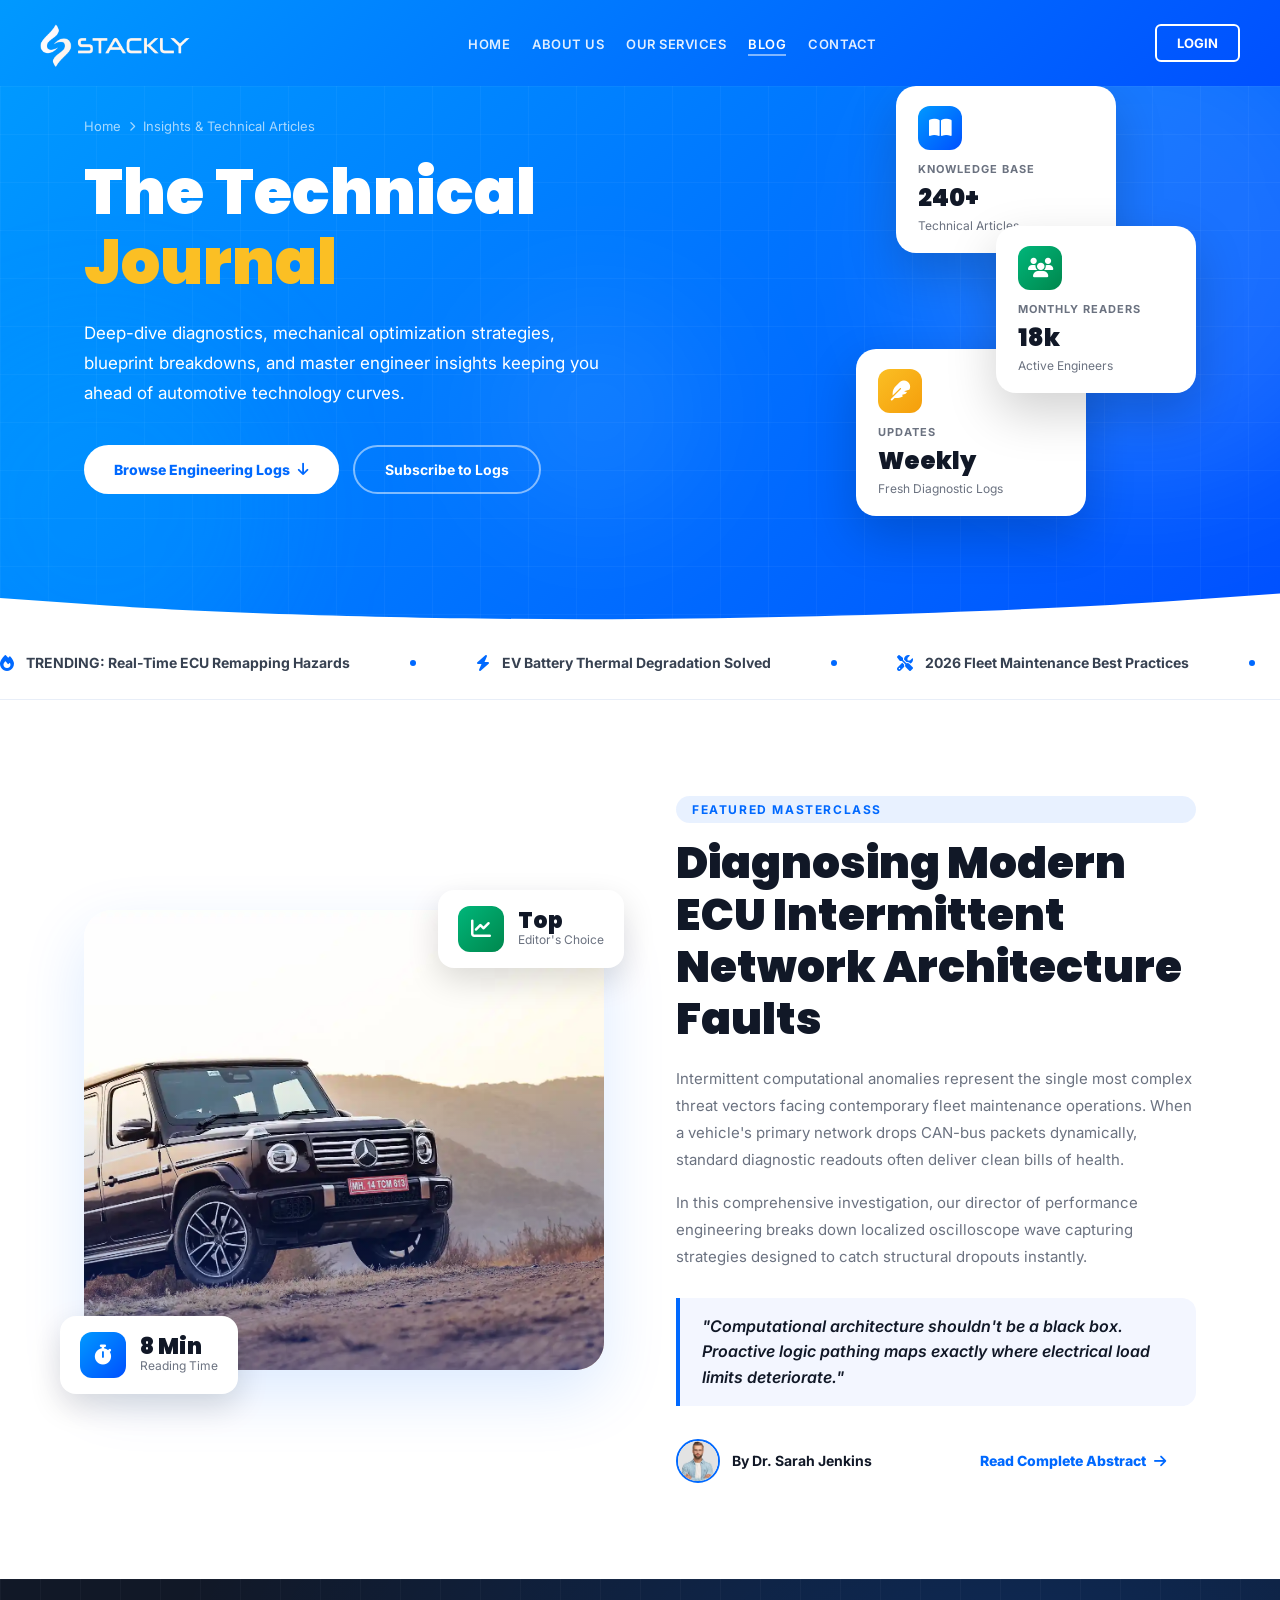
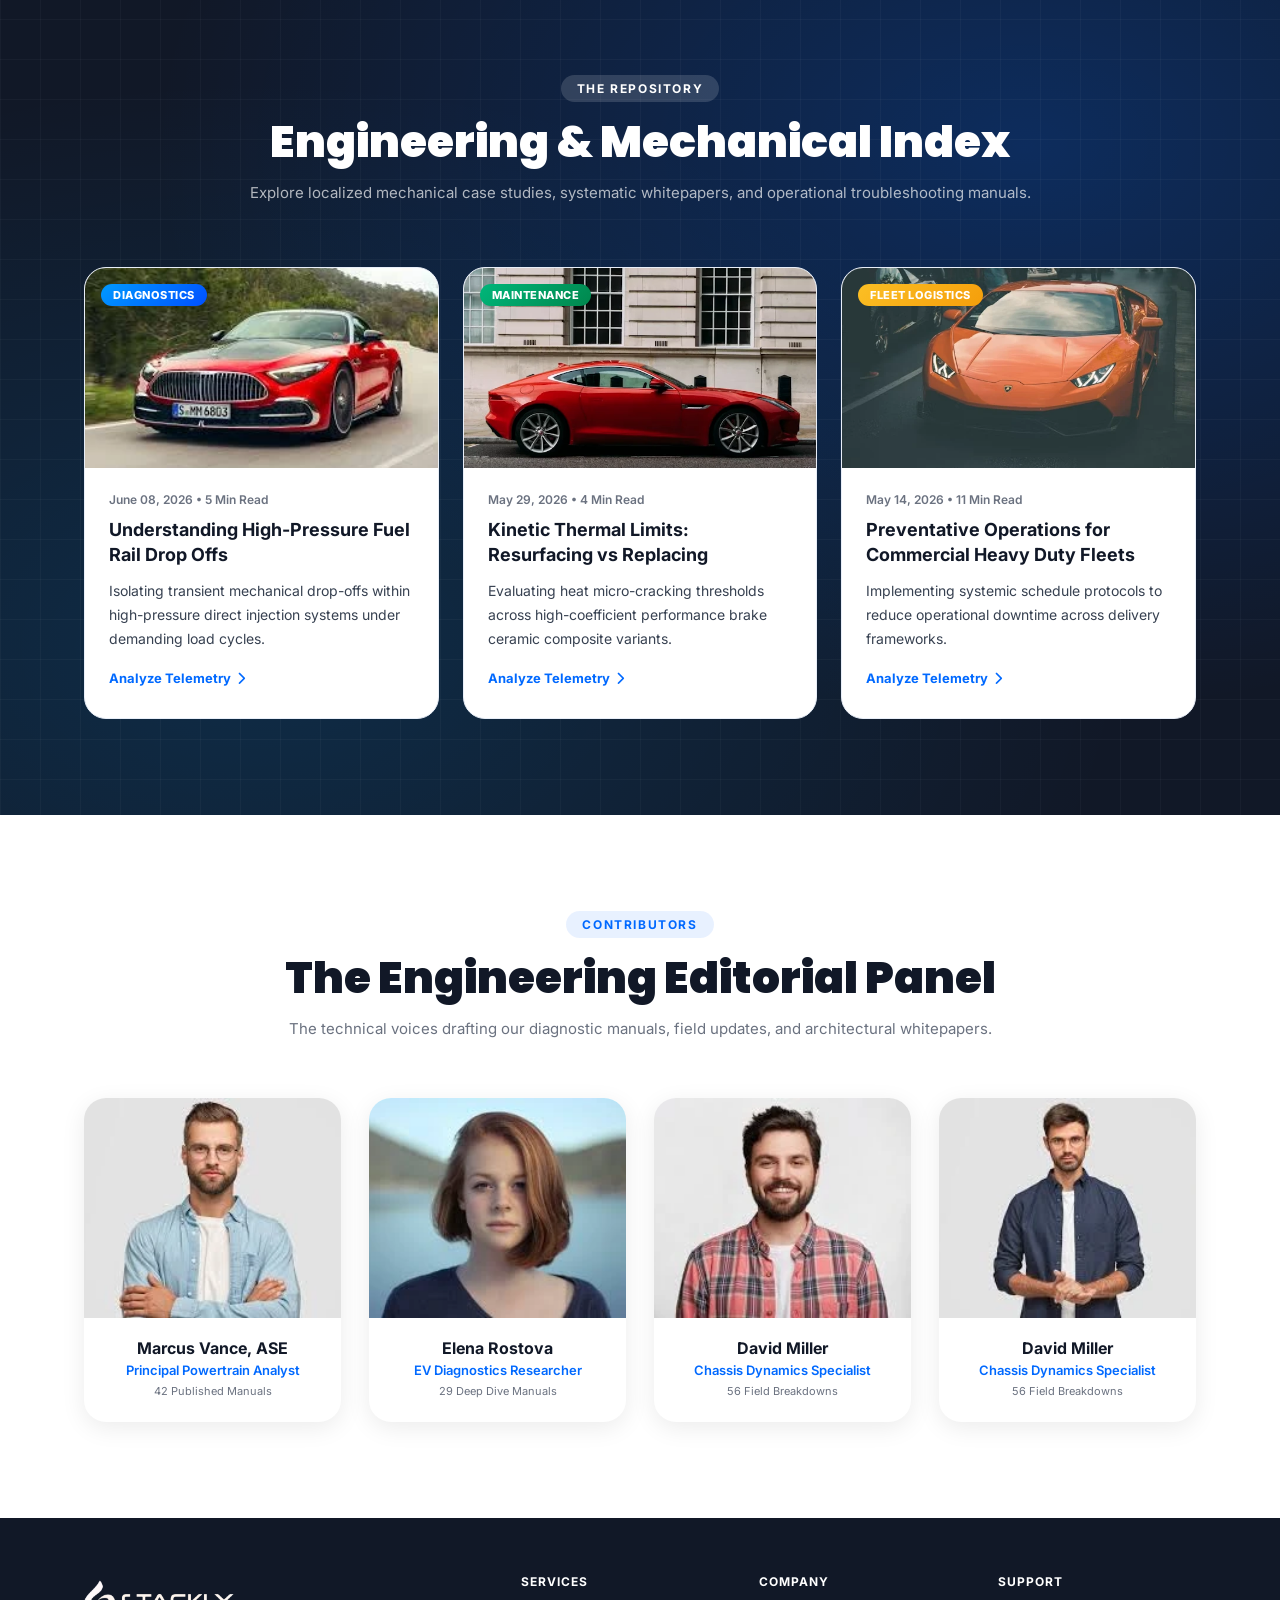
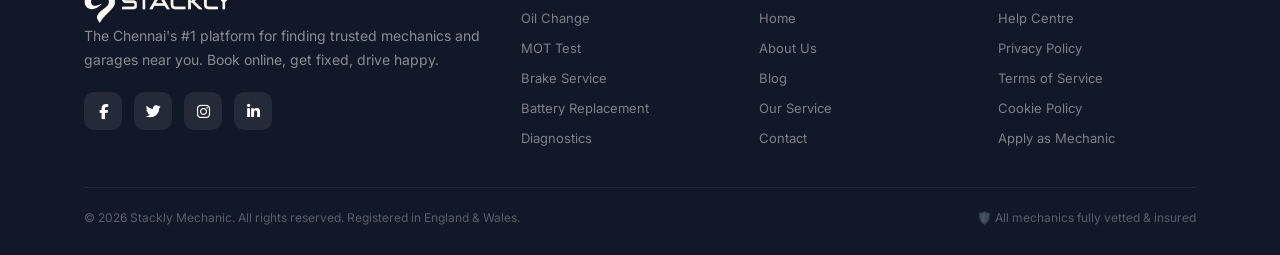
<file: blog.html>
<!DOCTYPE html>
<html lang="en">

<head>
    <meta charset="UTF-8">
    <meta name="viewport" content="width=device-width, initial-scale=1.0">
    <title>Stackly – Blog</title>
    <link rel="stylesheet" href="https://cdnjs.cloudflare.com/ajax/libs/font-awesome/6.4.0/css/all.min.css">
    <link
        href="https://fonts.googleapis.com/css2?family=Inter:wght@400;500;600;700;800&family=Poppins:wght@700;800;900&display=swap"
        rel="stylesheet">
    <link rel="stylesheet" href="style.css">
    <link rel="stylesheet" href="./about.css">
    <link rel="stylesheet" href="./blog.css">
</head>

<body>

<!-- OVERLAY -->
<div class="overlay" id="overlay"></div>

<!-- MOBILE MENU -->
<div class="mobile-menu" id="mobileMenu">
    <button class="mm-close" id="closeMenuBtn"><i class="fa-solid fa-xmark"></i></button>
    <a href="./index.html" >Home</a>
    <a href="./About.html" >About Us</a>
    <a href="./Service.html">Our Services</a>
    <a href="./blog.html" class="active">Blog</a>
    <a href="./contact.html">Contact</a>
    <hr style="border:0;border-top:1px solid #eee;">
    <a href="./login.html">Login</a>
</div>

<!-- ============================================================
     HEADER
============================================================ -->
<div class="site-header" id="siteHeader">
    <nav class="nav-inner">
        <div class="logo-container">
            <a href="./index.html" class="logo"><img src="./src/Untitled design-compressed (1).webp" alt=""></a>
        </div>
        <ul class="nav-links">
            <li><a href="./index.html" >Home</a></li>
            <li><a href="./About.html" >About Us</a></li>
            <li><a href="./Service.html">Our Services </a></li>
            <li><a href="./blog.html" class="active">Blog</a></li>
            <li><a href="./contact.html">Contact</a></li>
        </ul>
        <div class="nav-right">
            <a href="./login.html" class="btn-resume">Login</a>
        </div>
        <button class="hamburger" id="hamburgerBtn"><i class="fa-solid fa-bars"></i></button>
    </nav>
</div>

  <section class="hero-about">
    <div class="orb orb1"></div>
    <div class="orb orb2"></div>
    <div class="orb orb3"></div>
    
    <div class="hero-body">
        <div class="hero-text">
            <div class="hero-crumb">
                <a href="./index.html">Home</a>
                <i class="fa-solid fa-chevron-right"></i>
                <span>Insights & Technical Articles</span>
            </div>
            <h1>The Technical <em>Journal</em></h1>
            <p>Deep-dive diagnostics, mechanical optimization strategies, blueprint breakdowns, and master engineer insights keeping you ahead of automotive technology curves.</p>
            <div class="hero-ctas">
                <a href="#featured-grid" class="btn-primary">Browse Engineering Logs <i class="fa-solid fa-arrow-down"></i></a>
                <a href="./contact.html" class="btn-outline-w">Subscribe to Logs</a>
            </div>
        </div>

        <div class="hero-cards blog-cards-mobile">
            <div class="hc hc1">
                <div class="hc-icon bg-blue"><i class="fa-solid fa-book-open"></i></div>
                <div class="hc-label">Knowledge Base</div>
                <div class="hc-val">240+</div>
                <div class="hc-sub">Technical Articles</div>
            </div>
            <div class="hc hc2">
                <div class="hc-icon bg-green"><i class="fa-solid fa-users"></i></div>
                <div class="hc-label">Monthly Readers</div>
                <div class="hc-val">18k</div>
                <div class="hc-sub">Active Engineers</div>
            </div>
            <div class="hc hc3">
                <div class="hc-icon bg-yel"><i class="fa-solid fa-feather"></i></div>
                <div class="hc-label">Updates</div>
                <div class="hc-val">Weekly</div>
                <div class="hc-sub">Fresh Diagnostic Logs</div>
            </div>
        </div>
    </div>

    <div class="wave-wrap">
            <svg viewBox="0 0 1440 80" preserveAspectRatio="none">
            <path d="M0,40L120,50C240,60,480,70,720,68C960,66,1200,54,1320,44L1440,34L1440,80L0,80Z"></path>
        </svg>
        </div>
</section>

<section class="ticker-section">
    <div class="ticker-track">
        <div class="ticker-item"><i class="fa-solid fa-fire"></i> TRENDING: Real-Time ECU Remapping Hazards</div>
        <div class="ticker-dot"></div>
        <div class="ticker-item"><i class="fa-solid fa-bolt"></i> EV Battery Thermal Degradation Solved</div>
        <div class="ticker-dot"></div>
        <div class="ticker-item"><i class="fa-solid fa-screwdriver-wrench"></i> 2026 Fleet Maintenance Best Practices</div>
        <div class="ticker-dot"></div>
        <div class="ticker-item"><i class="fa-solid fa-fire"></i> TRENDING: Real-Time ECU Remapping Hazards</div>
        <div class="ticker-dot"></div>
        <div class="ticker-item"><i class="fa-solid fa-bolt"></i> EV Battery Thermal Degradation Solved</div>
        <div class="ticker-dot"></div>
        <div class="ticker-item"><i class="fa-solid fa-screwdriver-wrench"></i> 2026 Fleet Maintenance Best Practices</div>
    </div>
</section>

<section id="featured-grid" class="story-section blog-section-spacing">
    <div class="container story-inner blog-reverse-flow">
        <div class="story-visual rv-l on">
            <div class="story-img-wrap blog-large-aspect">
                <img src="./src/g-class-exterior-right-front-three-quarter-23-compressed.webp" alt="Master Mechanic analyzing engine schematic">
            </div>
            <div class="story-chip sc-left">
                <div class="sc-icon bg-blue"><i class="fa-solid fa-stopwatch"></i></div>
                <div>
                    <div class="sc-num">8 Min</div>
                    <div class="sc-lbl">Reading Time</div>
                </div>
            </div>
            <div class="story-chip sc-right">
                <div class="sc-icon bg-green"><i class="fa-solid fa-chart-line"></i></div>
                <div>
                    <div class="sc-num">Top</div>
                    <div class="sc-lbl">Editor's Choice</div>
                </div>
            </div>
        </div>

        <div class="story-text rv-r on">
            <span class="sec-tag">Featured Masterclass</span>
            <h2 class="sec-title">Diagnosing Modern ECU Intermittent Network Architecture Faults</h2>
            <p>Intermittent computational anomalies represent the single most complex threat vectors facing contemporary fleet maintenance operations. When a vehicle's primary network drops CAN-bus packets dynamically, standard diagnostic readouts often deliver clean bills of health.</p>
            <p>In this comprehensive investigation, our director of performance engineering breaks down localized oscilloscope wave capturing strategies designed to catch structural dropouts instantly.</p>
            <div class="story-highlight">
                "Computational architecture shouldn't be a black box. Proactive logic pathing maps exactly where electrical load limits deteriorate."
            </div>
            <div class="blog-meta-strip">
                <div class="blog-author-avatar">
                    <img src="./src/download (2)-compressed.webp" alt="Sarah Jenkins">
                    <span>By Dr. Sarah Jenkins</span>
                </div>
                <a href="./404.html" class="btn-primary">Read Complete Abstract <i class="fa-solid fa-arrow-right"></i></a>
            </div>
        </div>
    </div>
</section>

<section class="mission-section blog-section-spacing">
    <div class="container mission-inner">
        <div class="mission-top rv on">
            <span class="sec-tag inv">The Repository</span>
            <h2 class="sec-title inv">Engineering & Mechanical Index</h2>
            <p class="sec-sub inv">Explore localized mechanical case studies, systematic whitepapers, and operational troubleshooting manuals.</p>
        </div>

        <div class="values-grid blog-dynamic-grid">
            <article class="val-card rv-s on d1 blog-card-layout">
                <div class="blog-badge-tag bg-blue">Diagnostics</div>
                <div class="blog-card-thumb">
                    <img src="./src/download (7)-compressed.webp" alt="ECU Check">
                </div>
                <div class="blog-card-body">
                    <div class="blog-date-line">June 08, 2026 • 5 Min Read</div>
                    <h3>Understanding High-Pressure Fuel Rail Drop Offs</h3>
                    <p>Isolating transient mechanical drop-offs within high-pressure direct injection systems under demanding load cycles.</p>
                    <a href="./404.html" class="blog-inline-link">Analyze Telemetry <i class="fa-solid fa-chevron-right"></i></a>
                </div>
            </article>

            <article class="val-card rv-s on d2 blog-card-layout">
                <div class="blog-badge-tag bg-green">Maintenance</div>
                <div class="blog-card-thumb">
                    <img src="./src/photo-1507136566006-cfc505b114fc-compressed.webp" alt="Brakes Safety">
                </div>
                <div class="blog-card-body">
                    <div class="blog-date-line">May 29, 2026 • 4 Min Read</div>
                    <h3>Kinetic Thermal Limits: Resurfacing vs Replacing</h3>
                    <p>Evaluating heat micro-cracking thresholds across high-coefficient performance brake ceramic composite variants.</p>
                    <a href="./404.html" class="blog-inline-link">Analyze Telemetry <i class="fa-solid fa-chevron-right"></i></a>
                </div>
            </article>

            <article class="val-card rv-s on d3 blog-card-layout">
                <div class="blog-badge-tag bg-yel">Fleet Logistics</div>
                <div class="blog-card-thumb">
                    <img src="./src/photo-1516515429572-bf32372f2409-compressed.webp" alt="Fleet Care">
                </div>
                <div class="blog-card-body">
                    <div class="blog-date-line">May 14, 2026 • 11 Min Read</div>
                    <h3>Preventative Operations for Commercial Heavy Duty Fleets</h3>
                    <p>Implementing systemic schedule protocols to reduce operational downtime across delivery frameworks.</p>
                    <a href="./404.html" class="blog-inline-link">Analyze Telemetry <i class="fa-solid fa-chevron-right"></i></a>
                </div>
            </article>
        </div>
    </div>
</section>

<section class="team-section blog-section-spacing">
    <div class="container">
        <div class="team-header rv on">
            <span class="sec-tag">Contributors</span>
            <h2 class="sec-title">The Engineering Editorial Panel</h2>
            <p class="sec-sub">The technical voices drafting our diagnostic manuals, field updates, and architectural whitepapers.</p>
        </div>

        <div class="team-grid blog-author-columns">
            <div class="team-card rv-s on d1">
                <div class="team-img-wrap">
                    <img src="./src/download (2)-compressed.webp" alt="Marcus Vance">
                    <div class="team-overlay">
                        <a href="./404.html"><i class="fa-brands fa-linkedin-in"></i></a>
                        <a href="./404.html"><i class="fa-solid fa-envelope"></i></a>
                    </div>
                </div>
                <div class="team-info">
                    <h4>Marcus Vance, ASE</h4>
                    <p>Principal Powertrain Analyst</p>
                    <small style="color:var(--soft); font-size:11px; display:block; margin-top:6px;">42 Published Manuals</small>
                </div>
            </div>

            <div class="team-card rv-s on d2">
                <div class="team-img-wrap">
                    <img src="./src/download (3)-compressed.webp" alt="Elena Rostova">
                    <div class="team-overlay">
                        <a href="./404.html"><i class="fa-brands fa-linkedin-in"></i></a>
                        <a href="./404.html"><i class="fa-solid fa-envelope"></i></a>
                    </div>
                </div>
                <div class="team-info">
                    <h4>Elena Rostova</h4>
                    <p>EV Diagnostics Researcher</p>
                    <small style="color:var(--soft); font-size:11px; display:block; margin-top:6px;">29 Deep Dive Manuals</small>
                </div>
            </div>

            <div class="team-card rv-s on d3">
                <div class="team-img-wrap">
                    <img src="./src/download (4)-compressed.webp" alt="David Miller">
                    <div class="team-overlay">
                        <a href="./404.html"><i class="fa-brands fa-linkedin-in"></i></a>
                        <a href="./404.html"><i class="fa-solid fa-envelope"></i></a>
                    </div>
                </div>
                <div class="team-info">
                    <h4>David Miller</h4>
                    <p>Chassis Dynamics Specialist</p>
                    <small style="color:var(--soft); font-size:11px; display:block; margin-top:6px;">56 Field Breakdowns</small>
                </div>
            </div>
            <div class="team-card rv-s on d3">
                <div class="team-img-wrap">
                    <img src="./src/download (5)-compressed.webp" alt="David Miller">
                    <div class="team-overlay">
                        <a href="./404.html"><i class="fa-brands fa-linkedin-in"></i></a>
                        <a href="./404.html"><i class="fa-solid fa-envelope"></i></a>
                    </div>
                </div>
                <div class="team-info">
                    <h4>David Miller</h4>
                    <p>Chassis Dynamics Specialist</p>
                    <small style="color:var(--soft); font-size:11px; display:block; margin-top:6px;">56 Field Breakdowns</small>
                </div>
            </div>
        </div>
    </div>
</section>

    <!-- ============================================================
     FOOTER
============================================================ -->
     <footer>
        <div class="container">
            <div class="footer-grid">
                <div>
 <div class="logo-container">
            <a href="./index.html" class="logo"><img src="./src/Untitled design-compressed (1).webp" alt=""></a>
        </div>   
                                     <p class="footer-desc">The Chennai's #1 platform for finding trusted mechanics and garages near you. Book
                        online, get fixed, drive happy.</p>
                    <div class="footer-socials">
                        <a href="./404.html" class="social-btn"><i class="fa-brands fa-facebook-f"></i></a>
                        <a href="./404.html" class="social-btn"><i class="fa-brands fa-twitter"></i></a>
                        <a href="./404.html" class="social-btn"><i class="fa-brands fa-instagram"></i></a>
                        <a href="./404.html" class="social-btn"><i class="fa-brands fa-linkedin-in"></i></a>
                    </div>
                </div>
                <div class="footer-col">
                    <h5>Services</h5>
                    <ul>
                        <li><a href="./404.html">Oil Change</a></li>
                        <li><a href="./404.html">MOT Test</a></li>
                        <li><a href="./404.html">Brake Service</a></li>
                        <li><a href="./404.html">Battery Replacement</a></li>
                        <li><a href="./404.html">Diagnostics</a></li>
                    </ul>
                </div>
                <div class="footer-col">
                    <h5>Company</h5>
                    <ul>
                        <li><a href="./index.html">Home</a></li>
                        <li><a href="./About.html">About Us</a></li>
                        <li><a href="./blog.html">Blog</a></li>
                        <li><a href="./Service.html">Our Service</a></li>
                        <li><a href="./contact.html">Contact</a></li>
                    </ul>
                </div>
                <div class="footer-col">
                    <h5>Support</h5>
                    <ul>
                        <li><a href="./contact.html">Help Centre</a></li>
                        <li><a href="./404.html">Privacy Policy</a></li>
                        <li><a href="./404.html">Terms of Service</a></li>
                        <li><a href="./404.html">Cookie Policy</a></li>
                        <li><a href="./404.html">Apply as Mechanic</a></li>
                    </ul>
                </div>
            </div>
            <div class="footer-bottom">
                <p>© 2026 Stackly Mechanic. All rights reserved. Registered in England & Wales.</p>
                <p>🛡️ All mechanics fully vetted & insured</p>
            </div>
        </div>
    </footer>
    <!-- ============================================================
     JAVASCRIPT
============================================================ -->
    <script>
        /* --- Mobile Menu --- */
        const hamburger = document.getElementById('hamburgerBtn');
        const closeBtn = document.getElementById('closeMenuBtn');
        const mobileMenu = document.getElementById('mobileMenu');
        const overlay = document.getElementById('overlay');

        const openMenu = () => { mobileMenu.classList.add('active'); overlay.classList.add('active'); }
        const closeMenu = () => { mobileMenu.classList.remove('active'); overlay.classList.remove('active'); }

        hamburger.addEventListener('click', openMenu);
        closeBtn.addEventListener('click', closeMenu);
        overlay.addEventListener('click', closeMenu);

        /* --- Scroll Reveal --- */
        const observer = new IntersectionObserver((entries) => {
            entries.forEach(e => {
                if (e.isIntersecting) {
                    e.target.classList.add('visible');
                }
            });
        }, { threshold: 0.12 });

        document.querySelectorAll('.reveal, .reveal-left, .reveal-right, .reveal-scale').forEach(el => {
            observer.observe(el);
        });

        /* --- Counter Animation --- */
        const counterObserver = new IntersectionObserver((entries) => {
            entries.forEach(e => {
                if (e.isIntersecting && !e.target.dataset.done) {
                    e.target.dataset.done = true;
                    const target = +e.target.dataset.target;
                    const duration = 2000;
                    const step = target / (duration / 16);
                    let current = 0;
                    const timer = setInterval(() => {
                        current += step;
                        if (current >= target) {
                            current = target;
                            clearInterval(timer);
                        }
                        const formatted = target >= 1000
                            ? Math.floor(current).toLocaleString('en-GB') + (target === 500000 ? '+' : target === 14000 ? '+' : '')
                            : Math.floor(current) + (target === 98 ? '%' : target === 12 ? 'mo' : '');
                        e.target.textContent = formatted;
                    }, 16);
                }
            });
        }, { threshold: 0.4 });

        document.querySelectorAll('[data-target]').forEach(el => counterObserver.observe(el));

        // FAQ Accordion - Only one open at a time
        document.querySelectorAll('.faq-q').forEach(question => {
            question.addEventListener('click', () => {
                const currentItem = question.closest('.faq-item');

                // Close all other items
                document.querySelectorAll('.faq-item').forEach(item => {
                    if (item !== currentItem) {
                        item.classList.remove('open');
                    }
                });

                // Toggle current item
                currentItem.classList.toggle('open');
            });
        });
    </script>
</body>

</html>
</file>
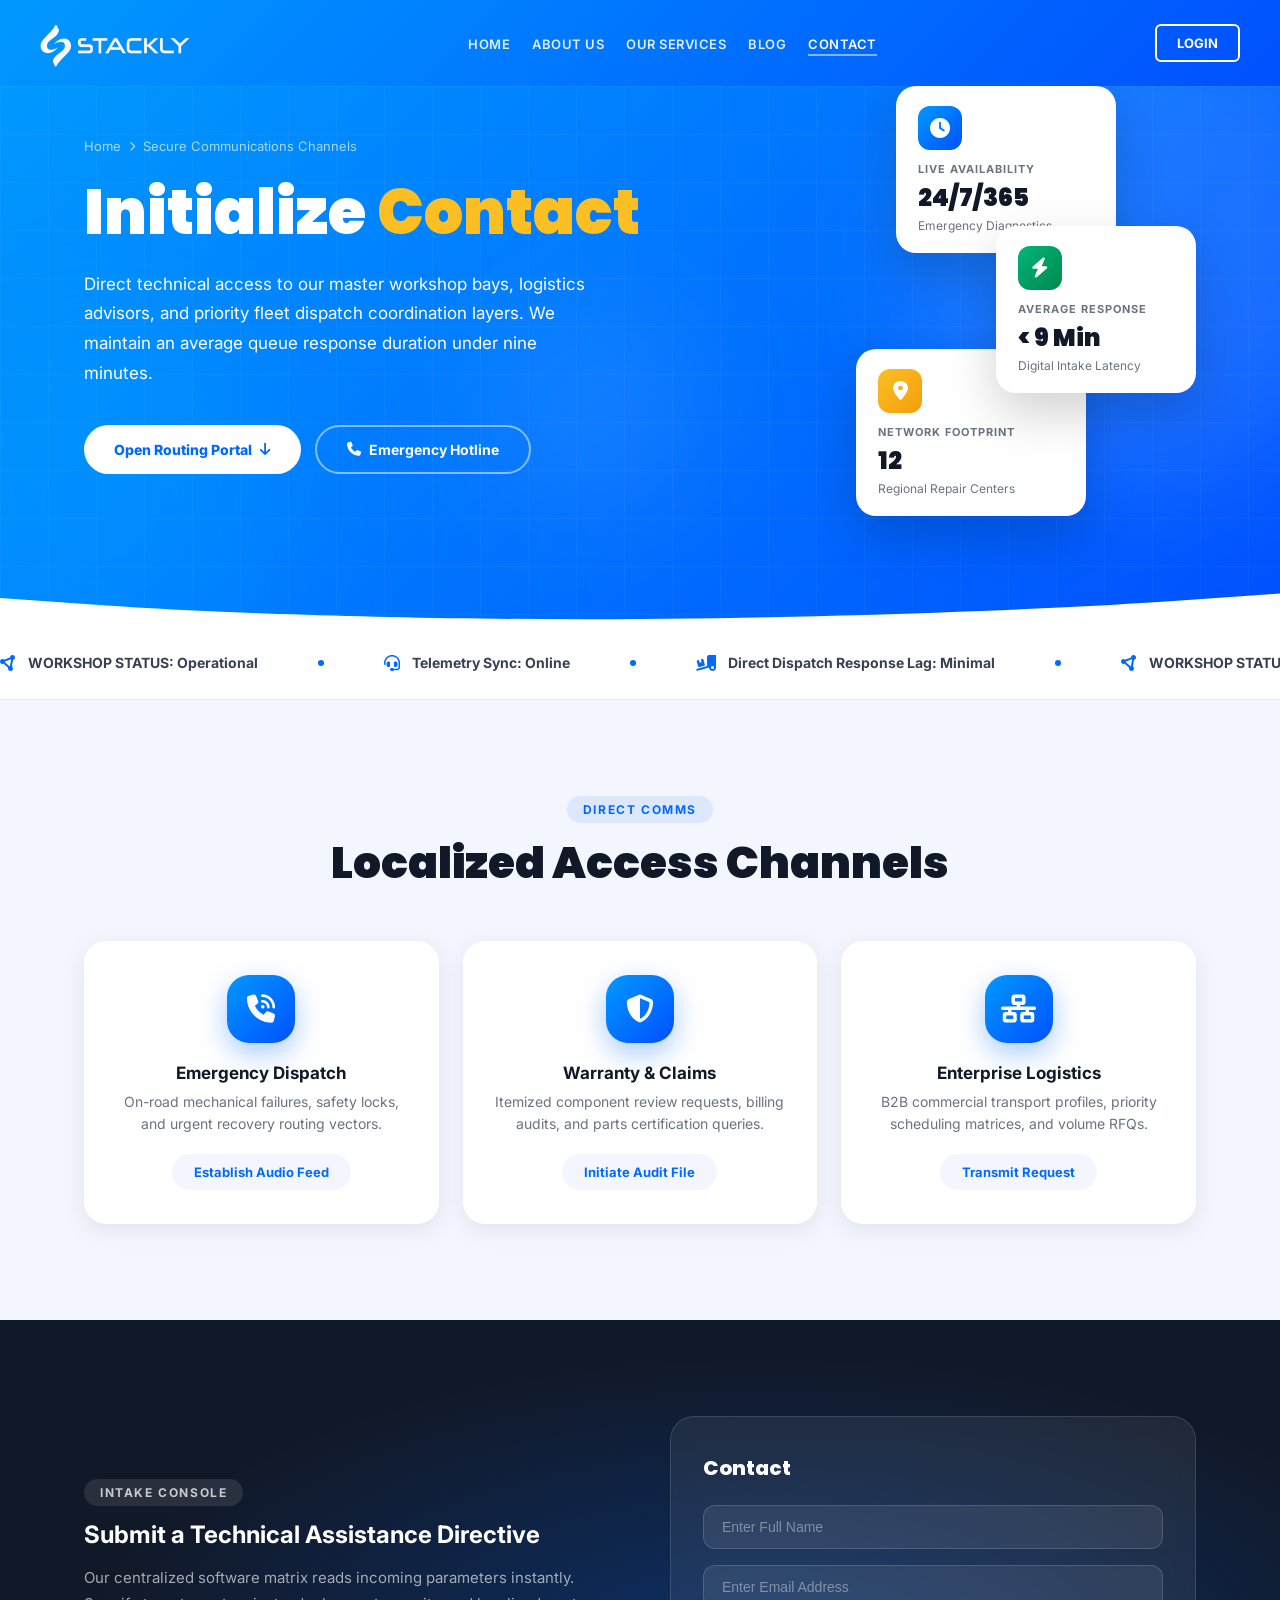
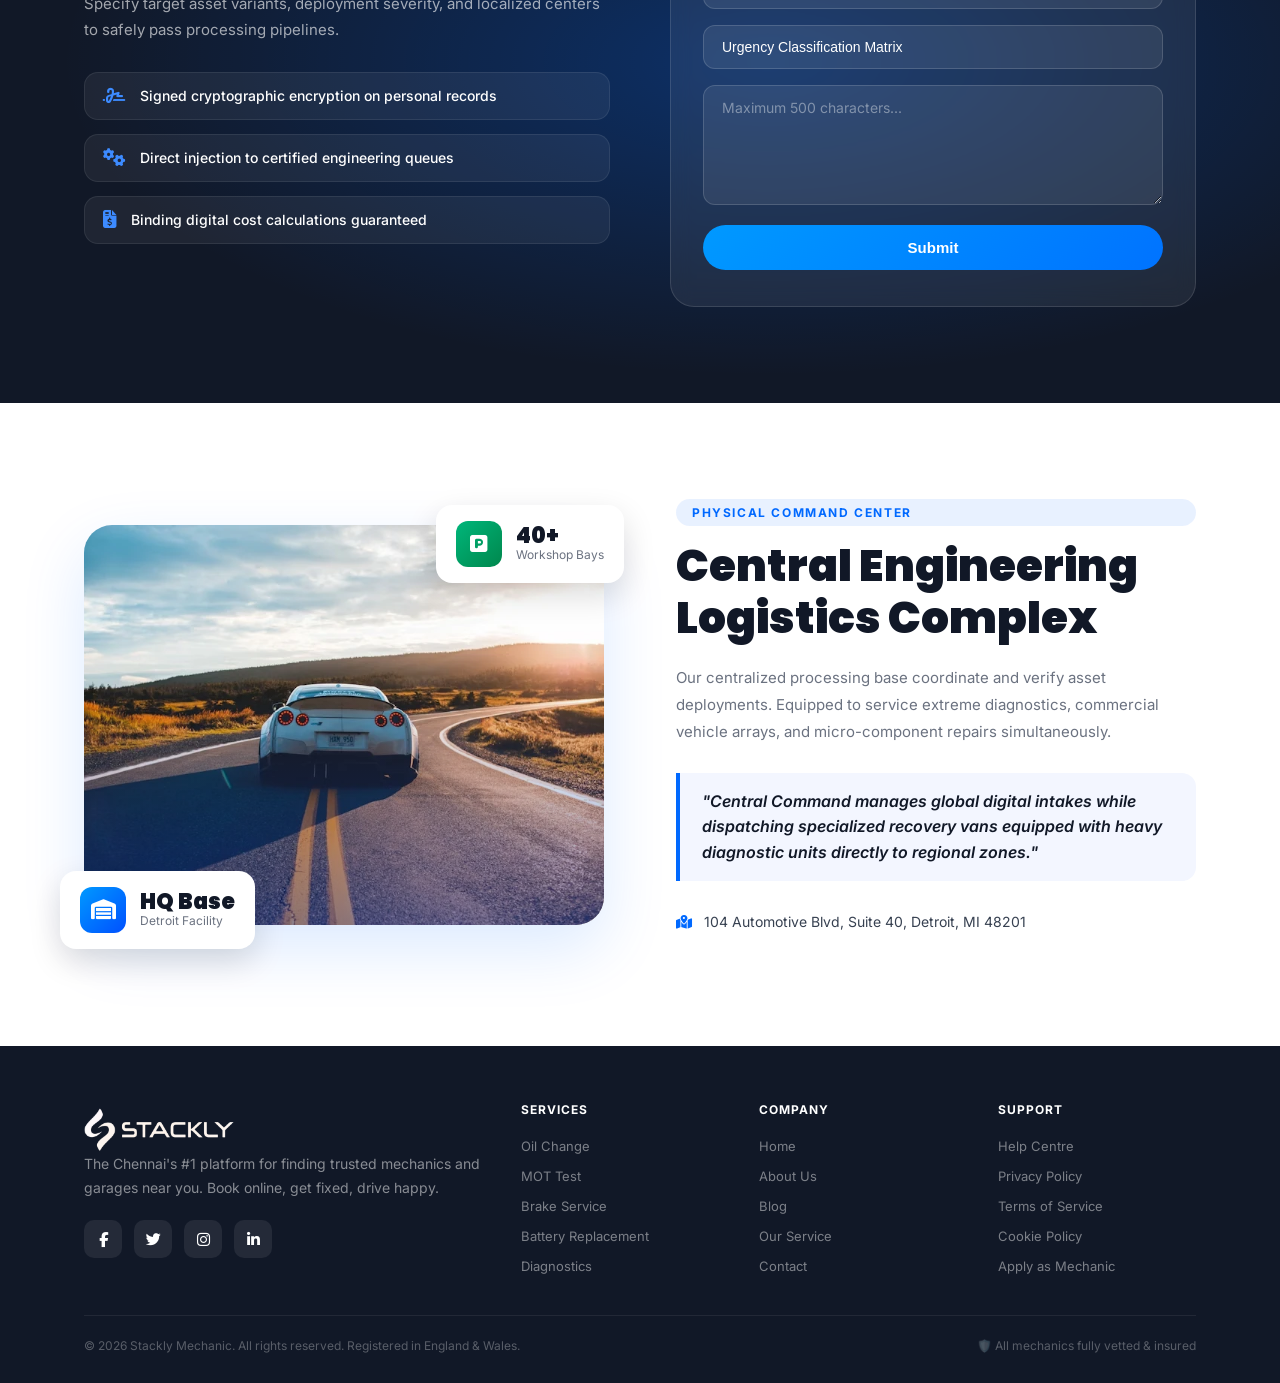
<file: contact.html>
<!DOCTYPE html>
<html lang="en">

<head>
    <meta charset="UTF-8">
    <meta name="viewport" content="width=device-width, initial-scale=1.0">
    <title>Stackly – Contact</title>
    <link rel="stylesheet" href="https://cdnjs.cloudflare.com/ajax/libs/font-awesome/6.4.0/css/all.min.css">
    <link
        href="https://fonts.googleapis.com/css2?family=Inter:wght@400;500;600;700;800&family=Poppins:wght@700;800;900&display=swap"
        rel="stylesheet">
    <link rel="stylesheet" href="./style.css">
    <link rel="stylesheet" href="./about.css">
    <link rel="stylesheet" href="./contact.css">
</head>

<body>

    <!-- OVERLAY -->
    <div class="overlay" id="overlay"></div>

    <!-- MOBILE MENU -->
    <div class="mobile-menu" id="mobileMenu">
        <button class="mm-close" id="closeMenuBtn"><i class="fa-solid fa-xmark"></i></button>
        <a href="./index.html">Home</a>
        <a href="./About.html">About Us</a>
        <a href="./Service.html">Our Services</a>
        <a href="./blog.html">Blog</a>
        <a href="./contact.html" class="active">Contact</a>
        <hr style="border:0;border-top:1px solid #eee;">
        <a href="./login.html">Login</a>
    </div>

    <!-- ============================================================
     HEADER
============================================================ -->
    <div class="site-header" id="siteHeader">
        <nav class="nav-inner">
            <div class="logo-container">
            <a href="./index.html" class="logo"><img src="./src/Untitled design-compressed (1).webp" alt=""></a>
        </div>
            <ul class="nav-links">
                <li><a href="./index.html">Home</a></li>
                <li><a href="./About.html">About Us</a></li>
                <li><a href="./Service.html">Our Services </a></li>
                <li><a href="./blog.html">Blog</a></li>
                <li><a href="./contact.html" class="active">Contact</a></li>
            </ul>
            <div class="nav-right">
                <a href="./login.html" class="btn-resume">Login</a>
            </div>
            <button class="hamburger" id="hamburgerBtn"><i class="fa-solid fa-bars"></i></button>
        </nav>
    </div>

    <!-- ============================================================
           SECTION 1 — HERO COMMUNICATIONS BANNER
     ============================================================ -->
    <section class="hero-about">
        <!-- Animated CSS Orbs -->
        <div class="orb orb1"></div>
        <div class="orb orb2"></div>
        <div class="orb orb3"></div>

        <div class="hero-body">
            <div class="hero-text">
                <div class="hero-crumb">
                    <a href="./index.html">Home</a>
                    <i class="fa-solid fa-chevron-right"></i>
                    <span>Secure Communications Channels</span>
                </div>
                <h1>Initialize <em>Contact</em></h1>
                <p>Direct technical access to our master workshop bays, logistics advisors, and priority fleet dispatch
                    coordination layers. We maintain an average queue response duration under nine minutes.</p>
                <div class="hero-ctas">
                    <a href="#routing-desk" class="btn-primary">Open Routing Portal <i
                            class="fa-solid fa-arrow-down"></i></a>
                    <a href="./404.html" class="btn-outline-w"><i class="fa-solid fa-phone"></i> Emergency Hotline</a>
                </div>
            </div>

            <!-- Floating Card Collage — Contact Availability Readouts -->
            <div class="hero-cards contact-cards-mobile">
                <div class="hc hc1">
                    <div class="hc-icon bg-blue"><i class="fa-solid fa-clock"></i></div>
                    <div class="hc-label">Live Availability</div>
                    <div class="hc-val">24/7/365</div>
                    <div class="hc-sub">Emergency Diagnostics</div>
                </div>
                <div class="hc hc2">
                    <div class="hc-icon bg-green"><i class="fa-solid fa-bolt"></i></div>
                    <div class="hc-label">Average Response</div>
                    <div class="hc-val">&lt; 9 Min</div>
                    <div class="hc-sub">Digital Intake Latency</div>
                </div>
                <div class="hc hc3">
                    <div class="hc-icon bg-yel"><i class="fa-solid fa-location-dot"></i></div>
                    <div class="hc-label">Network Footprint</div>
                    <div class="hc-val">12</div>
                    <div class="hc-sub">Regional Repair Centers</div>
                </div>
            </div>
        </div>

        <!-- Waves Component Divider Accent -->
        <div class="wave-wrap">
            <svg viewBox="0 0 1440 80" preserveAspectRatio="none">
                <path d="M0,40L120,50C240,60,480,70,720,68C960,66,1200,54,1320,44L1440,34L1440,80L0,80Z"></path>
            </svg>
        </div>
    </section>

    <!-- ============================================================
           SECTION 2 — REAL-TIME NETWORK LATENCY TICKER
     ============================================================ -->
    <section class="ticker-section">
        <div class="ticker-track">
            <div class="ticker-item"><i class="fa-solid fa-circle-nodes"></i> WORKSHOP STATUS: Operational</div>
            <div class="ticker-dot"></div>
            <div class="ticker-item"><i class="fa-solid fa-headset"></i> Telemetry Sync: Online</div>
            <div class="ticker-dot"></div>
            <div class="ticker-item"><i class="fa-solid fa-truck-ramp-box"></i> Direct Dispatch Response Lag: Minimal
            </div>
            <div class="ticker-dot"></div>
            <!-- Continuous loop rendering -->
            <div class="ticker-item"><i class="fa-solid fa-circle-nodes"></i> WORKSHOP STATUS: Operational</div>
            <div class="ticker-dot"></div>
            <div class="ticker-item"><i class="fa-solid fa-headset"></i> Telemetry Sync: Online</div>
            <div class="ticker-dot"></div>
            <div class="ticker-item"><i class="fa-solid fa-truck-ramp-box"></i> Direct Dispatch Response Lag: Minimal
            </div>
        </div>
    </section>

    <!-- ============================================================
           SECTION 3 — TRIPARTITE DIRECT SUPPORT MATRIX
     ============================================================ -->
    <section class="contact-section contact-spacing-override">
        <div class="container">
            <div class="contact-header rv on">
                <span class="sec-tag">Direct Comms</span>
                <h2 class="sec-title">Localized Access Channels</h2>
            </div>
            <div class="contact-grid contact-responsive-cards">
                <!-- Channel 1 -->
                <div class="contact-card rv-s on d1">
                    <div class="cc-icon"><i class="fa-solid fa-phone-volume"></i></div>
                    <h4>Emergency Dispatch</h4>
                    <p>On-road mechanical failures, safety locks, and urgent recovery routing vectors.</p>
                    <a href="./404.html" class="cc-btn">Establish Audio Feed</a>
                </div>
                <!-- Channel 2 -->
                <div class="contact-card rv-s on d2">
                    <div class="cc-icon"><i class="fa-solid fa-shield-halved"></i></div>
                    <h4>Warranty & Claims</h4>
                    <p>Itemized component review requests, billing audits, and parts certification queries.</p>
                    <a href="./404.html" class="cc-btn">Initiate Audit File</a>
                </div>
                <!-- Channel 3 -->
                <div class="contact-card rv-s on d3">
                    <div class="cc-icon"><i class="fa-solid fa-network-wired"></i></div>
                    <h4>Enterprise Logistics</h4>
                    <p>B2B commercial transport profiles, priority scheduling matrices, and volume RFQs.</p>
                    <a href="./404.html" class="cc-btn">Transmit Request</a>
                </div>
            </div>
        </div>
    </section>

    <!-- ============================================================
           SECTION 4 — INTERACTIVE PRIMARY ROUTING DESK
     ============================================================ -->
    <section id="routing-desk" class="cta-section contact-spacing-override">
        <div class="container cta-inner contact-layout-swap">
            <div class="cta-text rv-l on">
                <span class="sec-tag">Intake Console</span>
                <h2>Submit a Technical Assistance Directive</h2>
                <p>Our centralized software matrix reads incoming parameters instantly. Specify target asset variants,
                    deployment severity, and localized centers to safely pass processing pipelines.</p>

                <div class="cta-features">
                    <div class="cta-feat">
                        <i class="fa-solid fa-signature"></i>
                        <span>Signed cryptographic encryption on personal records</span>
                    </div>
                    <div class="cta-feat">
                        <i class="fa-solid fa-gears"></i>
                        <span>Direct injection to certified engineering queues</span>
                    </div>
                    <div class="cta-feat">
                        <i class="fa-solid fa-file-invoice-dollar"></i>
                        <span>Binding digital cost calculations guaranteed</span>
                    </div>
                </div>
            </div>

            <!-- Form Architecture configured with your dark-mode inputs style -->
            <div class="cta-form-card rv-r on">
                <h3>Contact</h3>
                <form action="./404.html" id="contactForm">
                    <div class="form-field">
                        <input type="text" placeholder="Enter Full Name" required>
                    </div>
                    <div class="form-field">
                        <input type="email" placeholder="Enter Email Address" required class="email-id">
                        <small class="error-message"></small>
                    </div>

                    <div class="form-field">
                        <select required>
                            <option value="" disabled selected>Urgency Classification Matrix</option>
                            <option value="critical">Critical: Active Roadside Breakdown</option>
                            <option value="maintenance">Standard: Core Diagnostics Appointment</option>
                            <option value="fleet">Enterprise: Multi-Asset Fleet Allocation</option>
                            <option value="general">Query: Parts & Structural Warranty Check</option>
                        </select>
                    </div>
                    <div class="form-field">
                        <!-- Standard placeholder with unescaped safe quotes -->
                        <textarea placeholder="Maximum 500 characters..." maxlength="500" minlength="10"
                            class="contact-textarea" required></textarea>
                    </div>
                    <button type="submit" class="form-submit">Submit</button>
                </form>
            </div>
        </div>
    </section>

    <!-- ============================================================
           SECTION 5 — CORPORATE LOCATION Blueprints
     ============================================================ -->
    <section class="story-section contact-spacing-override">
        <div class="container story-inner">
            <div class="story-visual rv-l on">
                <div class="story-img-wrap contact-map-wrapper">
                    <!-- Fallback premium unsplash depicting technical operations base layout -->
                    <img src="./src/photo-1568605117036-5fe5e7bab0b7-compressed.webp"
                        alt="Corporate Headquarters Base Facility">
                </div>
                <!-- Interactive spatial validation chips matching master sheet specs -->
                <div class="story-chip sc-left">
                    <div class="sc-icon bg-blue"><i class="fa-solid fa-warehouse"></i></div>
                    <div>
                        <div class="sc-num">HQ Base</div>
                        <div class="sc-lbl">Detroit Facility</div>
                    </div>
                </div>
                <div class="story-chip sc-right">
                    <div class="sc-icon bg-green"><i class="fa-solid fa-square-parking"></i></div>
                    <div>
                        <div class="sc-num">40+</div>
                        <div class="sc-lbl">Workshop Bays</div>
                    </div>
                </div>
            </div>

            <div class="story-text rv-r on">
                <span class="sec-tag">Physical Command Center</span>
                <h2 class="sec-title">Central Engineering Logistics Complex</h2>
                <p>Our centralized processing base coordinate and verify asset deployments. Equipped to service extreme
                    diagnostics, commercial vehicle arrays, and micro-component repairs simultaneously.</p>

                <div class="story-highlight">
                    "Central Command manages global digital intakes while dispatching specialized recovery vans equipped
                    with heavy diagnostic units directly to regional zones."
                </div>
                <p style="font-size: 14px; color: var(--mid); margin-top: 10px;">
                    <i class="fa-solid fa-map-location-dot" style="color:var(--blue); margin-right:8px;"></i> 104
                    Automotive Blvd, Suite 40, Detroit, MI 48201
                </p>
            </div>
        </div>
    </section>

    <!-- ============================================================
     FOOTER
============================================================ -->
    <footer>
        <div class="container">
            <div class="footer-grid">
                <div>
                    <div class="logo-container">
            <a href="./index.html" class="logo"><img src="./src/Untitled design-compressed (1).webp" alt=""></a>
        </div>   
                    <p class="footer-desc">The Chennai's #1 platform for finding trusted mechanics and garages near you.
                        Book
                        online, get fixed, drive happy.</p>
                    <div class="footer-socials">
                        <a href="./404.html" class="social-btn"><i class="fa-brands fa-facebook-f"></i></a>
                        <a href="./404.html" class="social-btn"><i class="fa-brands fa-twitter"></i></a>
                        <a href="./404.html" class="social-btn"><i class="fa-brands fa-instagram"></i></a>
                        <a href="./404.html" class="social-btn"><i class="fa-brands fa-linkedin-in"></i></a>
                    </div>
                </div>
                <div class="footer-col">
                    <h5>Services</h5>
                    <ul>
                        <li><a href="./404.html">Oil Change</a></li>
                        <li><a href="./404.html">MOT Test</a></li>
                        <li><a href="./404.html">Brake Service</a></li>
                        <li><a href="./404.html">Battery Replacement</a></li>
                        <li><a href="./404.html">Diagnostics</a></li>
                    </ul>
                </div>
                <div class="footer-col">
                    <h5>Company</h5>
                    <ul>
                        <li><a href="./index.html">Home</a></li>
                        <li><a href="./About.html">About Us</a></li>
                        <li><a href="./blog.html">Blog</a></li>
                        <li><a href="./Service.html">Our Service</a></li>
                        <li><a href="./contact.html">Contact</a></li>
                    </ul>
                </div>
                <div class="footer-col">
                    <h5>Support</h5>
                    <ul>
                        <li><a href="./contact.html">Help Centre</a></li>
                        <li><a href="./404.html">Privacy Policy</a></li>
                        <li><a href="./404.html">Terms of Service</a></li>
                        <li><a href="./404.html">Cookie Policy</a></li>
                        <li><a href="./404.html">Apply as Mechanic</a></li>
                    </ul>
                </div>
            </div>
            <div class="footer-bottom">
                <p>© 2026 Stackly Mechanic. All rights reserved. Registered in England & Wales.</p>
                <p>🛡️ All mechanics fully vetted & insured</p>
            </div>
        </div>
    </footer>
    <!-- ============================================================
     JAVASCRIPT
============================================================ -->
    <script>
        /* --- Mobile Menu --- */
        const hamburger = document.getElementById('hamburgerBtn');
        const closeBtn = document.getElementById('closeMenuBtn');
        const mobileMenu = document.getElementById('mobileMenu');
        const overlay = document.getElementById('overlay');

        const openMenu = () => { mobileMenu.classList.add('active'); overlay.classList.add('active'); }
        const closeMenu = () => { mobileMenu.classList.remove('active'); overlay.classList.remove('active'); }

        hamburger.addEventListener('click', openMenu);
        closeBtn.addEventListener('click', closeMenu);
        overlay.addEventListener('click', closeMenu);

        /* --- Scroll Reveal --- */
        const observer = new IntersectionObserver((entries) => {
            entries.forEach(e => {
                if (e.isIntersecting) {
                    e.target.classList.add('visible');
                }
            });
        }, { threshold: 0.12 });

        document.querySelectorAll('.reveal, .reveal-left, .reveal-right, .reveal-scale').forEach(el => {
            observer.observe(el);
        });

        /* --- Counter Animation --- */
        const counterObserver = new IntersectionObserver((entries) => {
            entries.forEach(e => {
                if (e.isIntersecting && !e.target.dataset.done) {
                    e.target.dataset.done = true;
                    const target = +e.target.dataset.target;
                    const duration = 2000;
                    const step = target / (duration / 16);
                    let current = 0;
                    const timer = setInterval(() => {
                        current += step;
                        if (current >= target) {
                            current = target;
                            clearInterval(timer);
                        }
                        const formatted = target >= 1000
                            ? Math.floor(current).toLocaleString('en-GB') + (target === 500000 ? '+' : target === 14000 ? '+' : '')
                            : Math.floor(current) + (target === 98 ? '%' : target === 12 ? 'mo' : '');
                        e.target.textContent = formatted;
                    }, 16);
                }
            });
        }, { threshold: 0.4 });

        document.querySelectorAll('[data-target]').forEach(el => counterObserver.observe(el));

        // FAQ Accordion - Only one open at a time
        document.querySelectorAll('.faq-q').forEach(question => {
            question.addEventListener('click', () => {
                const currentItem = question.closest('.faq-item');

                // Close all other items
                document.querySelectorAll('.faq-item').forEach(item => {
                    if (item !== currentItem) {
                        item.classList.remove('open');
                    }
                });

                // Toggle current item
                currentItem.classList.toggle('open');
            });
        });

     
    </script>
    <script src="./email.js"></script>
</body>

</html>
</file>
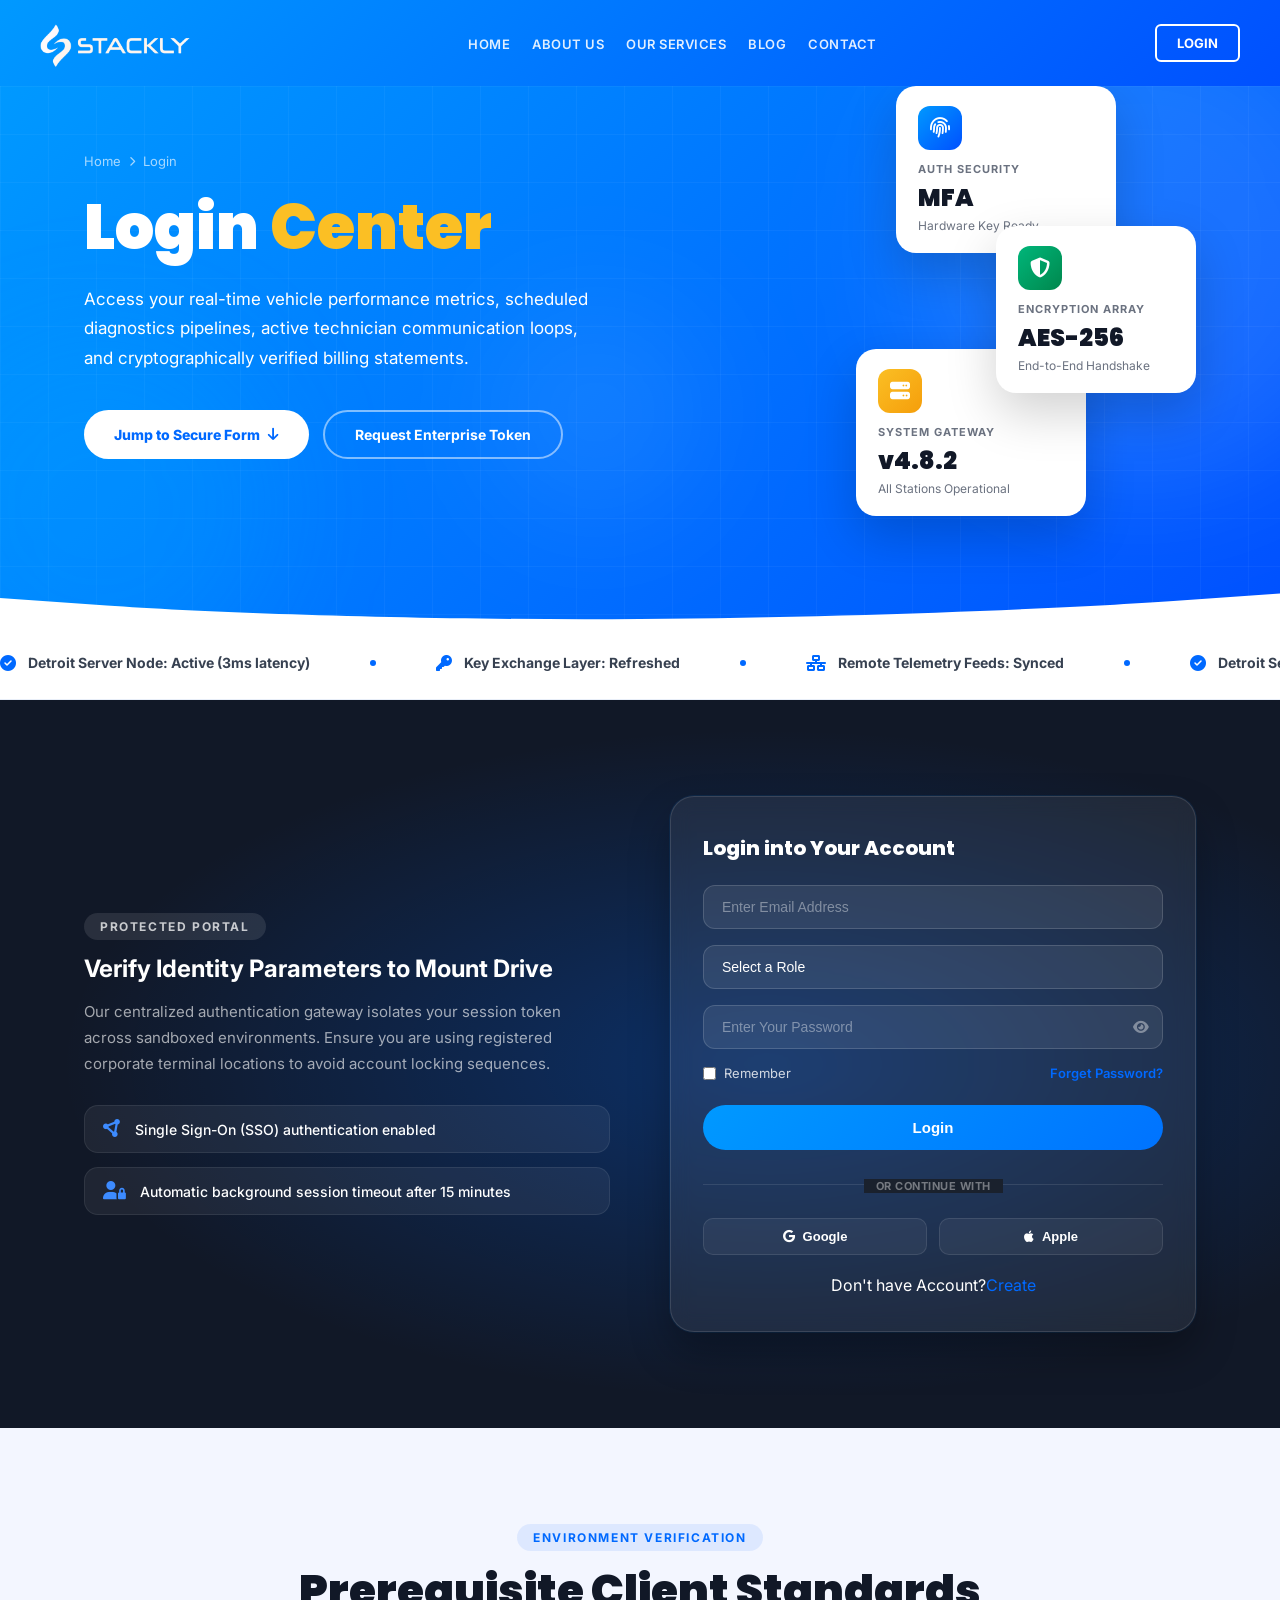
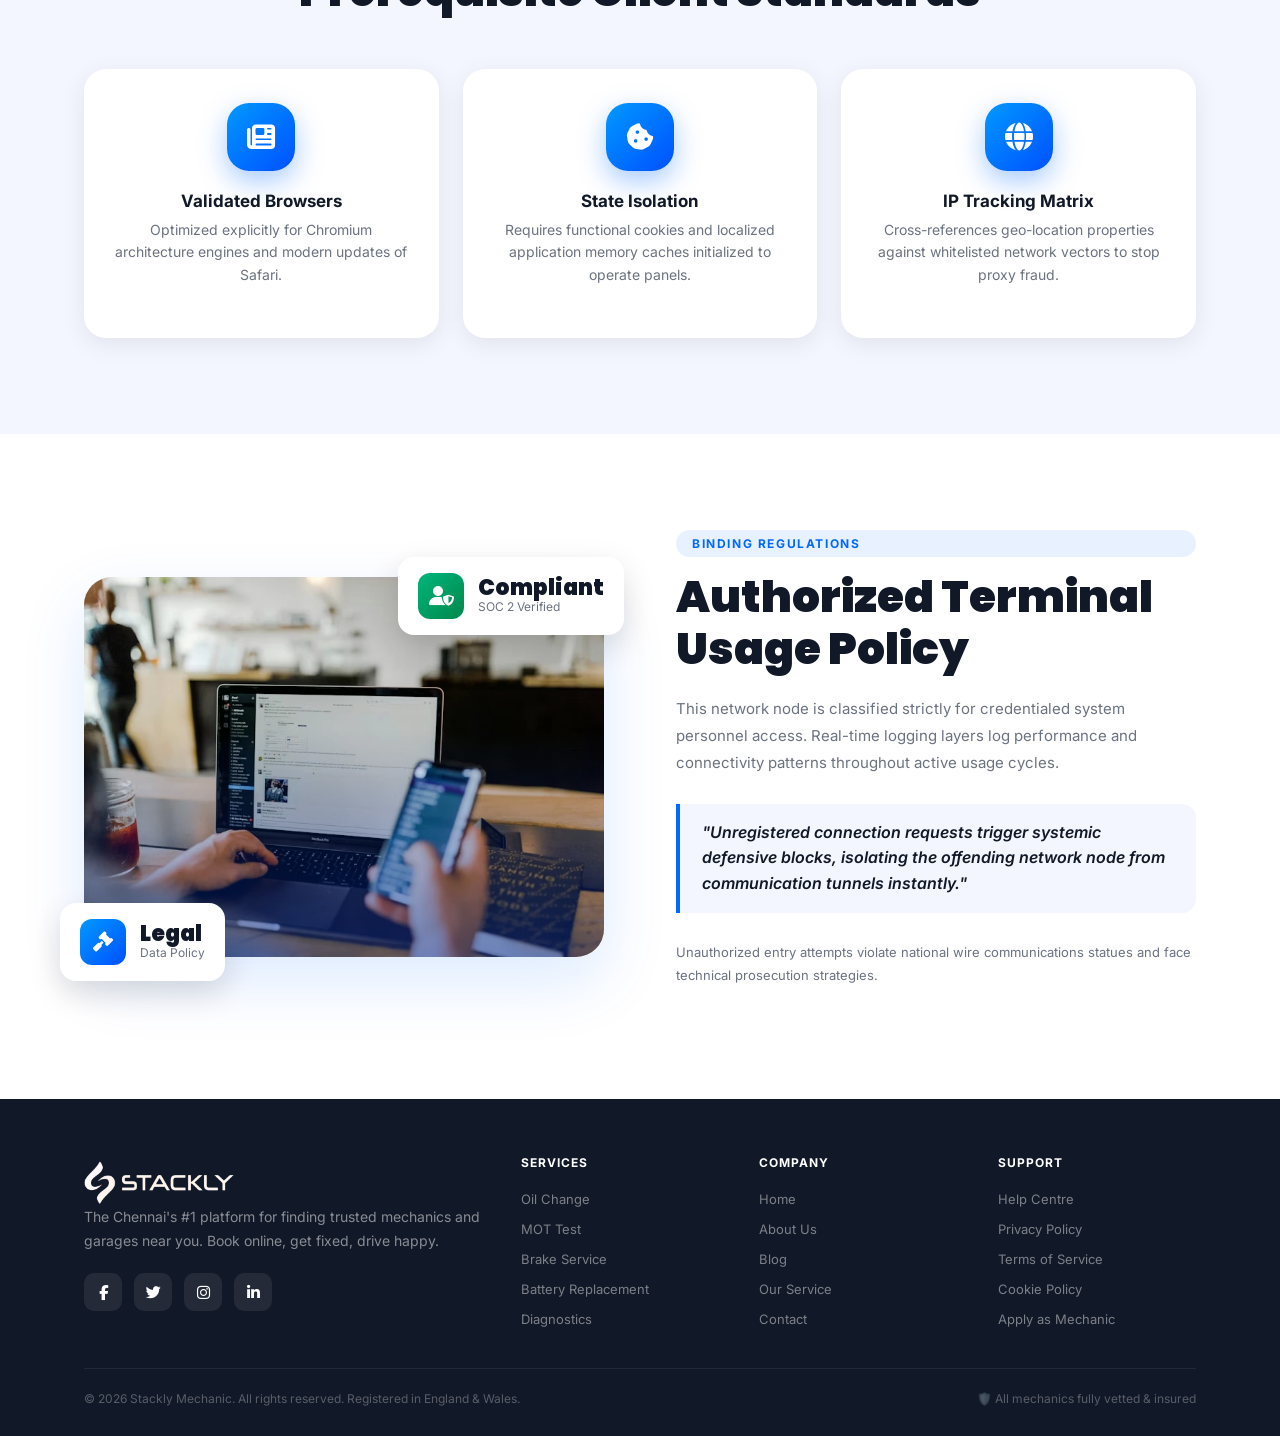
<file: login.html>
<!DOCTYPE html>
<html lang="en">

<head>
    <meta charset="UTF-8">
    <meta name="viewport" content="width=device-width, initial-scale=1.0">
    <title>Stackly – Login</title>
    <link rel="stylesheet" href="https://cdnjs.cloudflare.com/ajax/libs/font-awesome/6.4.0/css/all.min.css">
    <link href="https://fonts.googleapis.com/css2?family=Inter:wght@400;500;600;700;800&family=Poppins:wght@700;800;900&display=swap" rel="stylesheet">
    <link rel="stylesheet" href="https://cdnjs.cloudflare.com/ajax/libs/font-awesome/6.4.0/css/all.min.css">
    <link
        href="https://fonts.googleapis.com/css2?family=Inter:wght@400;500;600;700;800&family=Poppins:wght@700;800;900&display=swap"
        rel="stylesheet">
        <link rel="stylesheet"
href="https://cdnjs.cloudflare.com/ajax/libs/font-awesome/6.5.2/css/all.min.css">
    <link rel="stylesheet" href="style.css">
    <link rel="stylesheet" href="./about.css">
    <link rel="stylesheet" href="login.css">
</head>

<body>

<!-- OVERLAY -->
<div class="overlay" id="overlay"></div>

<!-- MOBILE MENU -->
<div class="mobile-menu" id="mobileMenu">
    <button class="mm-close" id="closeMenuBtn"><i class="fa-solid fa-xmark"></i></button>
    <a href="./index.html">Home</a>
    <a href="./About.html" >About Us</a>
    <a href="./Service.html">Our Services</a>
    <a href="./blog.html">Blog</a>
    <a href="./contact.html">Contact</a>
    <hr style="border:0;border-top:1px solid #eee;">
    <a href="./login.html">Login</a>
</div>

<!-- ============================================================
     HEADER
============================================================ -->
<div class="site-header" id="siteHeader">
    <nav class="nav-inner">
       <div class="logo-container">
            <a href="./index.html" class="logo"><img src="./src/Untitled design-compressed (1).webp" alt=""></a>
        </div>
        <ul class="nav-links">
            <li><a href="./index.html">Home</a></li>
            <li><a href="./About.html" >About Us</a></li>
            <li><a href="./Service.html">Our Services </a></li>
            <li><a href="./blog.html">Blog</a></li>
            <li><a href="./contact.html">Contact</a></li>
        </ul>
        <div class="nav-right">
            <a href="./login.html" class="btn-resume">Login</a>
        </div>
        <button class="hamburger" id="hamburgerBtn"><i class="fa-solid fa-bars"></i></button>
    </nav>
</div>

    <!-- ============================================================
           SECTION 1 — LOGIN HERO BANNER (Console Intro)
     ============================================================ -->
    <section class="hero-about login-hero-override">
        <!-- Animated Interactive Background Layers -->
        <div class="orb orb1"></div>
        <div class="orb orb2"></div>
        <div class="orb orb3"></div>

        <div class="hero-body">
            <div class="hero-text">
                <div class="hero-crumb">
                    <a href="./index.html">Home</a>
                    <i class="fa-solid fa-chevron-right"></i>
                    <span>Login</span>
                </div>
                <h1>Login <em>Center</em></h1>
                <p>Access your real-time vehicle performance metrics, scheduled diagnostics pipelines, active technician
                    communication loops, and cryptographically verified billing statements.</p>
                <div class="hero-ctas">
                    <a href="#auth-core" class="btn-primary">Jump to Secure Form <i
                            class="fa-solid fa-arrow-down"></i></a>
                    <a href="./404.html" class="btn-outline-w">Request Enterprise Token</a>
                </div>
            </div>

            <!-- System Integrity Metrics Panel -->
            <div class="hero-cards login-cards-mobile">
                <div class="hc hc1">
                    <div class="hc-icon bg-blue"><i class="fa-solid fa-fingerprint"></i></div>
                    <div class="hc-label">Auth Security</div>
                    <div class="hc-val">MFA</div>
                    <div class="hc-sub">Hardware Key Ready</div>
                </div>
                <div class="hc hc2">
                    <div class="hc-icon bg-green"><i class="fa-solid fa-shield-halved"></i></div>
                    <div class="hc-label">Encryption Array</div>
                    <div class="hc-val">AES-256</div>
                    <div class="hc-sub">End-to-End Handshake</div>
                </div>
                <div class="hc hc3">
                    <div class="hc-icon bg-yel"><i class="fa-solid fa-server"></i></div>
                    <div class="hc-label">System Gateway</div>
                    <div class="hc-val">v4.8.2</div>
                    <div class="hc-sub">All Stations Operational</div>
                </div>
            </div>
        </div>

        <!-- Wave Section Divider -->
        <div class="wave-wrap">
            <svg viewBox="0 0 1440 80" preserveAspectRatio="none">
                <path d="M0,40L120,50C240,60,480,70,720,68C960,66,1200,54,1320,44L1440,34L1440,80L0,80Z"></path>
            </svg>
        </div>
    </section>

    <!-- ============================================================
           SECTION 2 — REAL-TIME NODE ACCESS STATUS
     ============================================================ -->
    <section class="ticker-section">
        <div class="ticker-track">
            <div class="ticker-item"><i class="fa-solid fa-circle-check"></i> Detroit Server Node: Active (3ms latency)
            </div>
            <div class="ticker-dot"></div>
            <div class="ticker-item"><i class="fa-solid fa-key"></i> Key Exchange Layer: Refreshed</div>
            <div class="ticker-dot"></div>
            <div class="ticker-item"><i class="fa-solid fa-network-wired"></i> Remote Telemetry Feeds: Synced</div>
            <div class="ticker-dot"></div>
            <!-- Infinite Scrolling Mirror Loop -->
            <div class="ticker-item"><i class="fa-solid fa-circle-check"></i> Detroit Server Node: Active (3ms latency)
            </div>
            <div class="ticker-dot"></div>
            <div class="ticker-item"><i class="fa-solid fa-key"></i> Key Exchange Layer: Refreshed</div>
            <div class="ticker-dot"></div>
            <div class="ticker-item"><i class="fa-solid fa-network-wired"></i> Remote Telemetry Feeds: Synced</div>
        </div>
    </section>

    <!-- ============================================================
           SECTION 3 — MAIN SECURE ENCRYPTED AUTHCARD CORE
     ============================================================ -->
    <section id="auth-core" class="cta-section login-spacing-override">
        <div class="container cta-inner login-layout-reverse">

            <div class="cta-text rv-l on">
                <span class="sec-tag">Protected Portal</span>
                <h2>Verify Identity Parameters to Mount Drive</h2>
                <p>Our centralized authentication gateway isolates your session token across sandboxed environments.
                    Ensure you are using registered corporate terminal locations to avoid account locking sequences.</p>

                <div class="cta-features">
                    <div class="cta-feat">
                        <i class="fa-solid fa-circle-nodes"></i>
                        <span>Single Sign-On (SSO) authentication enabled</span>
                    </div>
                    <div class="cta-feat">
                        <i class="fa-solid fa-user-lock"></i>
                        <span>Automatic background session timeout after 15 minutes</span>
                    </div>
                </div>
            </div>

            <!-- Clean Interactive Authentic Login Matrix Form Component -->
          <div class="cta-form-card rv-r on auth-card-glow">
    <h3>Login into Your Account</h3>
    
    <div id="formErrorBox" style="color: #ef4444; background: rgba(239, 68, 68, 0.1); padding: 10px; border-radius: 6px; margin-bottom: 15px; display: none; font-size: 14px; font-weight: 500; text-align: left;">
    </div>

    <form id="loginForm">
        <div class="form-field">
            <input type="email" placeholder="Enter Email Address" required class="email-id">
        </div>

        <div class="form-field">
            <select required class="role-select">
                <option value="" selected disabled>Select a Role</option>
                <option value="user">User</option>
                <option value="admin">Admin</option>
            </select>
        </div>

        <div class="form-field auth-pass-wrapper">
            <input type="password" placeholder="Enter Your Password" required class="password-input">
            <button type="button" class="auth-toggle-visibility">
                <i class="fa-solid fa-eye"></i>
            </button>
        </div>

        <div class="auth-utility-row">
            <label class="auth-checkbox-label">
                <input type="checkbox">
                <span>Remember</span>
            </label>
            <a href="./404.html" class="auth-forgot-link">Forget Password?</a>
        </div>

        <button type="submit" class="form-submit">Login</button>
    </form>
    
    <div class="auth-divider"><span>OR CONTINUE WITH</span></div>

    <div class="auth-sso-buttons">
        <a href="./404.html">
            <button class="sso-btn sso-google"><i class="fa-brands fa-google"></i> Google</button>
        </a>
        <a href="./404.html">
            <button class="sso-btn sso-apple"><i class="fa-brands fa-apple"></i> Apple </button>
        </a>
    </div>
    <div class="signup">
        <a href="./signup.html">
            <p>Don't have Account?<span>Create</span></p>
        </a>
    </div>
</div>
        </div>
    </section>

    <!-- ============================================================
           SECTION 4 — INTERACTIVE SYSTEM REQUISITES BLOCK
     ============================================================ -->
    <section class="contact-section login-spacing-override" style="background:var(--pale);">
        <div class="container">
            <div class="contact-header rv on">
                <span class="sec-tag">Environment Verification</span>
                <h2 class="sec-title">Prerequisite Client Standards</h2>
            </div>
            <div class="contact-grid login-three-column-grid">
                <!-- Requirement 1 -->
                <div class="contact-card rv-s on d1" style="background:#fff;">
                    <div class="cc-icon"><i class="fa-solid fa-newspaper"></i></div>
                    <h4>Validated Browsers</h4>
                    <p>Optimized explicitly for Chromium architecture engines and modern updates of Safari.</p>
                </div>
                <!-- Requirement 2 -->
                <div class="contact-card rv-s on d2" style="background:#fff;">
                    <div class="cc-icon"><i class="fa-solid fa-cookie-bite"></i></div>
                    <h4>State Isolation</h4>
                    <p>Requires functional cookies and localized application memory caches initialized to operate
                        panels.</p>
                </div>
                <!-- Requirement 3 -->
                <div class="contact-card rv-s on d3" style="background:#fff;">
                    <div class="cc-icon"><i class="fa-solid fa-globe"></i></div>
                    <h4>IP Tracking Matrix</h4>
                    <p>Cross-references geo-location properties against whitelisted network vectors to stop proxy fraud.
                    </p>
                </div>
            </div>
        </div>
    </section>

    <!-- ============================================================
           SECTION 5 — CORPORATE SYSTEM TERMS AND DISCLAIMERS
     ============================================================ -->
    <section class="story-section login-spacing-override">
        <div class="container story-inner">
            <div class="story-visual rv-l on">
                <div class="story-img-wrap login-asset-wrapper">
                    <img src="./src/photo-1563986768609-322da13575f3-compressed.webp"
                        alt="Encrypted console interface loading dashboard metrics">
                </div>
                <div class="story-chip sc-left">
                    <div class="sc-icon bg-blue"><i class="fa-solid fa-gavel"></i></div>
                    <div>
                        <div class="sc-num">Legal</div>
                        <div class="sc-lbl">Data Policy</div>
                    </div>
                </div>
                <div class="story-chip sc-right">
                    <div class="sc-icon bg-green"><i class="fa-solid fa-user-shield"></i></div>
                    <div>
                        <div class="sc-num">Compliant</div>
                        <div class="sc-lbl">SOC 2 Verified</div>
                    </div>
                </div>
            </div>

            <div class="story-text rv-r on">
                <span class="sec-tag">Binding Regulations</span>
                <h2 class="sec-title">Authorized Terminal Usage Policy</h2>
                <p>This network node is classified strictly for credentialed system personnel access. Real-time logging
                    layers log performance and connectivity patterns throughout active usage cycles.</p>
                <div class="story-highlight">
                    "Unregistered connection requests trigger systemic defensive blocks, isolating the offending network
                    node from communication tunnels instantly."
                </div>
                <p style="font-size: 13px; color: var(--soft);">Unauthorized entry attempts violate national wire
                    communications statues and face technical prosecution strategies.</p>
            </div>
        </div>
    </section>



    <!-- ============================================================
     FOOTER
============================================================ -->
    <footer>
        <div class="container">
            <div class="footer-grid">
                <div><div class="logo-container">
            <a href="./index.html" class="logo"><img src="./src/Untitled design-compressed (1).webp" alt=""></a>
        </div>                     <p class="footer-desc">The Chennai's #1 platform for finding trusted mechanics and garages near you. Book
                        online, get fixed, drive happy.</p>
                    <div class="footer-socials">
                        <a href="./404.html" class="social-btn"><i class="fa-brands fa-facebook-f"></i></a>
                        <a href="./404.html" class="social-btn"><i class="fa-brands fa-twitter"></i></a>
                        <a href="./404.html" class="social-btn"><i class="fa-brands fa-instagram"></i></a>
                        <a href="./404.html" class="social-btn"><i class="fa-brands fa-linkedin-in"></i></a>
                    </div>
                </div>
                <div class="footer-col">
                    <h5>Services</h5>
                    <ul>
                        <li><a href="./404.html">Oil Change</a></li>
                        <li><a href="./404.html">MOT Test</a></li>
                        <li><a href="./404.html">Brake Service</a></li>
                        <li><a href="./404.html">Battery Replacement</a></li>
                        <li><a href="./404.html">Diagnostics</a></li>
                    </ul>
                </div>
                <div class="footer-col">
                    <h5>Company</h5>
                    <ul>
                        <li><a href="./index.html">Home</a></li>
                        <li><a href="./About.html">About Us</a></li>
                        <li><a href="./blog.html">Blog</a></li>
                        <li><a href="./Service.html">Our Service</a></li>
                        <li><a href="./contact.html">Contact</a></li>
                    </ul>
                </div>
                <div class="footer-col">
                    <h5>Support</h5>
                    <ul>
                        <li><a href="./contact.html">Help Centre</a></li>
                        <li><a href="./404.html">Privacy Policy</a></li>
                        <li><a href="./404.html">Terms of Service</a></li>
                        <li><a href="./404.html">Cookie Policy</a></li>
                        <li><a href="./404.html">Apply as Mechanic</a></li>
                    </ul>
                </div>
            </div>
            <div class="footer-bottom">
                <p>© 2026 Stackly Mechanic. All rights reserved. Registered in England & Wales.</p>
                <p>🛡️ All mechanics fully vetted & insured</p>
            </div>
        </div>
    </footer>
    <!-- ============================================================
     JAVASCRIPT
============================================================ -->
    <script>
        /* --- Mobile Menu --- */
        const hamburger = document.getElementById('hamburgerBtn');
        const closeBtn = document.getElementById('closeMenuBtn');
        const mobileMenu = document.getElementById('mobileMenu');
        const overlay = document.getElementById('overlay');

        const openMenu = () => { mobileMenu.classList.add('active'); overlay.classList.add('active'); }
        const closeMenu = () => { mobileMenu.classList.remove('active'); overlay.classList.remove('active'); }

        hamburger.addEventListener('click', openMenu);
        closeBtn.addEventListener('click', closeMenu);
        overlay.addEventListener('click', closeMenu);

        /* --- Scroll Reveal --- */
        const observer = new IntersectionObserver((entries) => {
            entries.forEach(e => {
                if (e.isIntersecting) {
                    e.target.classList.add('visible');
                }
            });
        }, { threshold: 0.12 });

        document.querySelectorAll('.reveal, .reveal-left, .reveal-right, .reveal-scale').forEach(el => {
            observer.observe(el);
        });

        /* --- Counter Animation --- */
        const counterObserver = new IntersectionObserver((entries) => {
            entries.forEach(e => {
                if (e.isIntersecting && !e.target.dataset.done) {
                    e.target.dataset.done = true;
                    const target = +e.target.dataset.target;
                    const duration = 2000;
                    const step = target / (duration / 16);
                    let current = 0;
                    const timer = setInterval(() => {
                        current += step;
                        if (current >= target) {
                            current = target;
                            clearInterval(timer);
                        }
                        const formatted = target >= 1000
                            ? Math.floor(current).toLocaleString('en-GB') + (target === 500000 ? '+' : target === 14000 ? '+' : '')
                            : Math.floor(current) + (target === 98 ? '%' : target === 12 ? 'mo' : '');
                        e.target.textContent = formatted;
                    }, 16);
                }
            });
        }, { threshold: 0.4 });

        document.querySelectorAll('[data-target]').forEach(el => counterObserver.observe(el));

        // FAQ Accordion - Only one open at a time
        document.querySelectorAll('.faq-q').forEach(question => {
            question.addEventListener('click', () => {
                const currentItem = question.closest('.faq-item');

                // Close all other items
                document.querySelectorAll('.faq-item').forEach(item => {
                    if (item !== currentItem) {
                        item.classList.remove('open');
                    }
                });

                // Toggle current item
                currentItem.classList.toggle('open');
            });
        });
    </script>
    <script src="./login.js"></script>
</body>

</html>
</file>
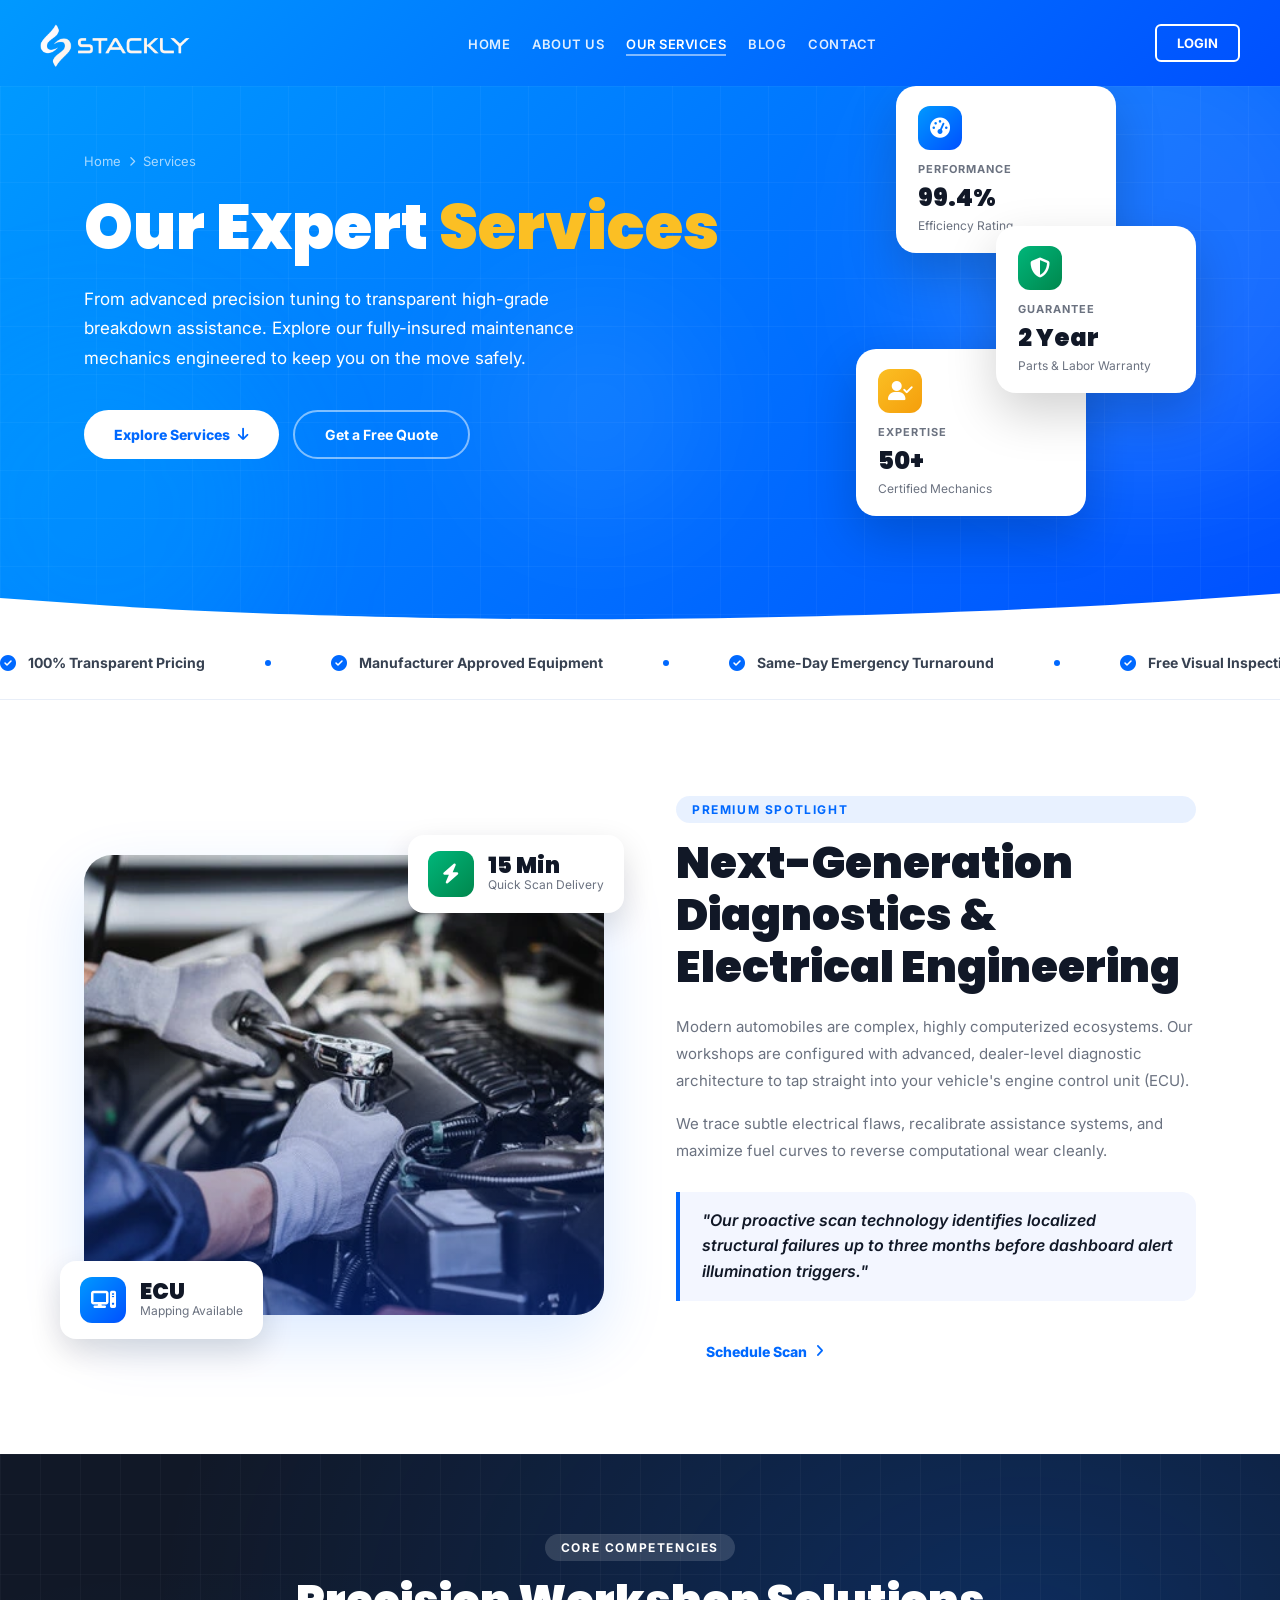
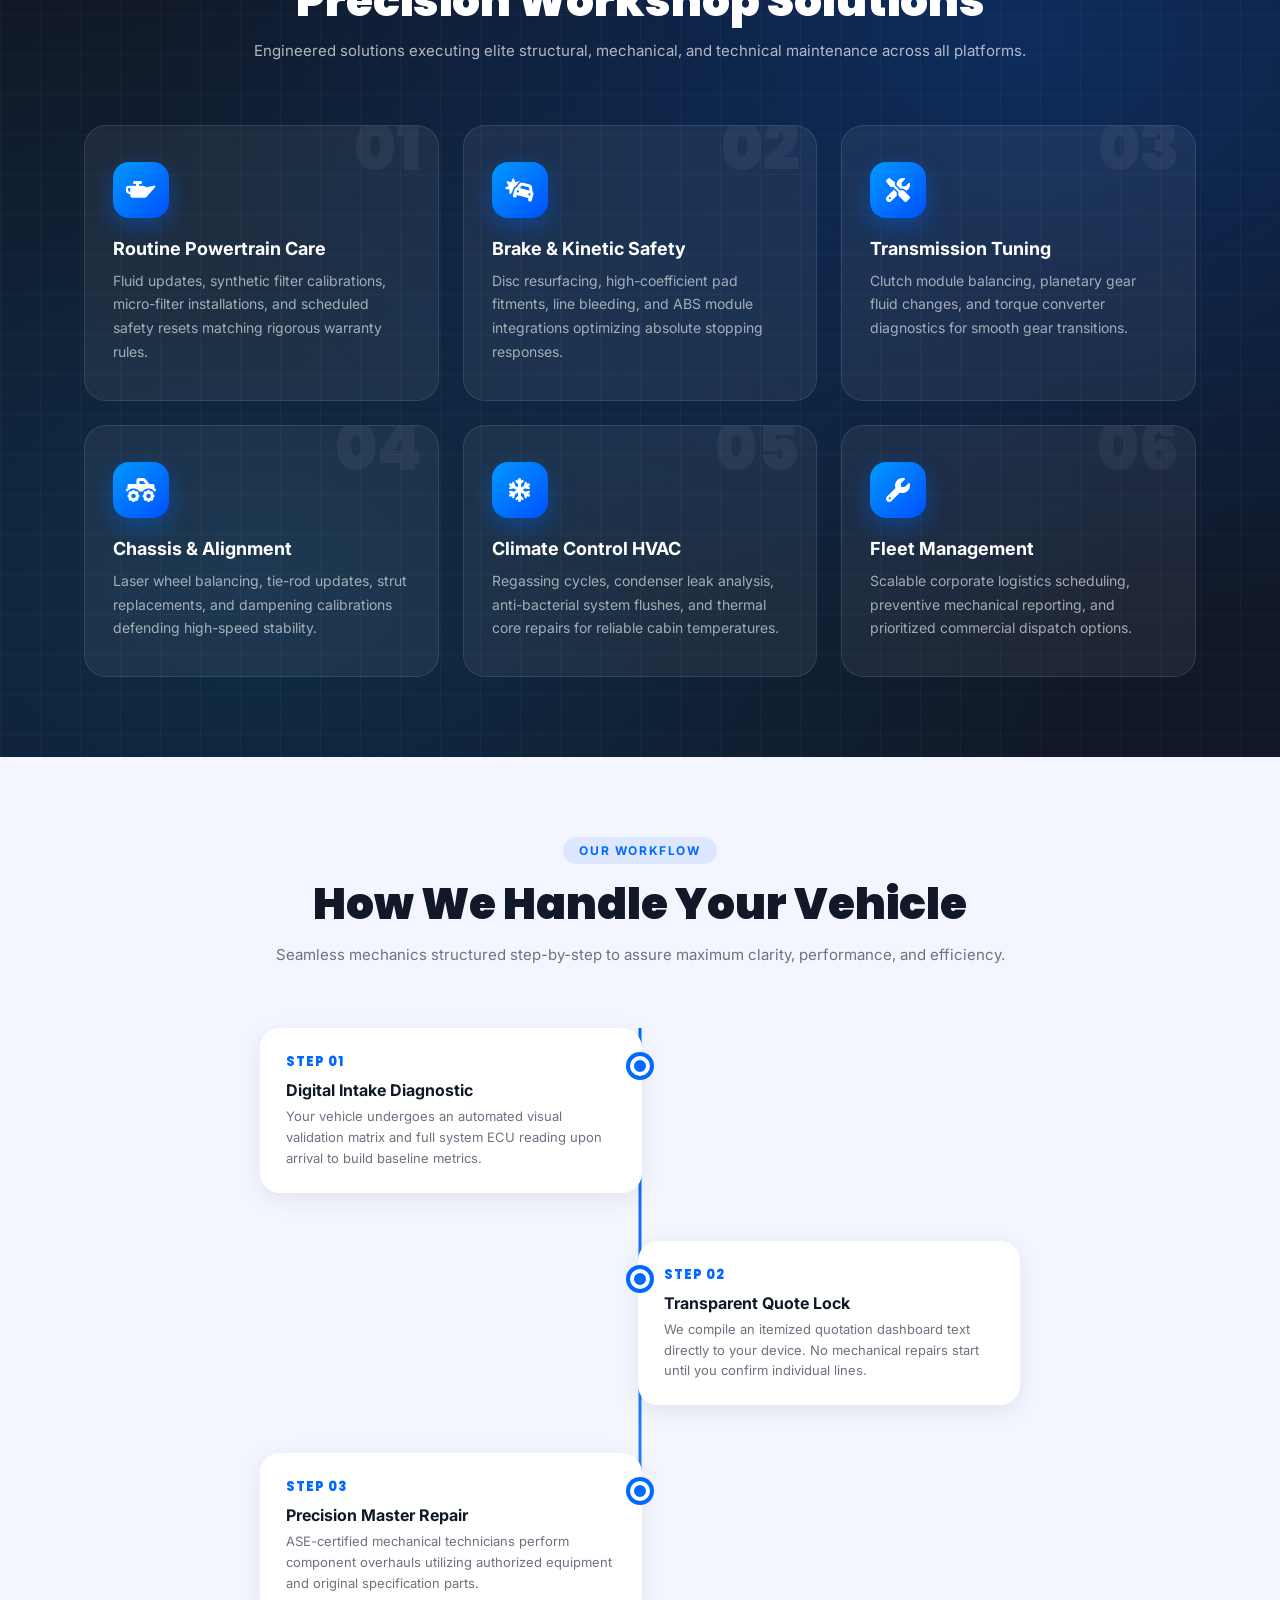
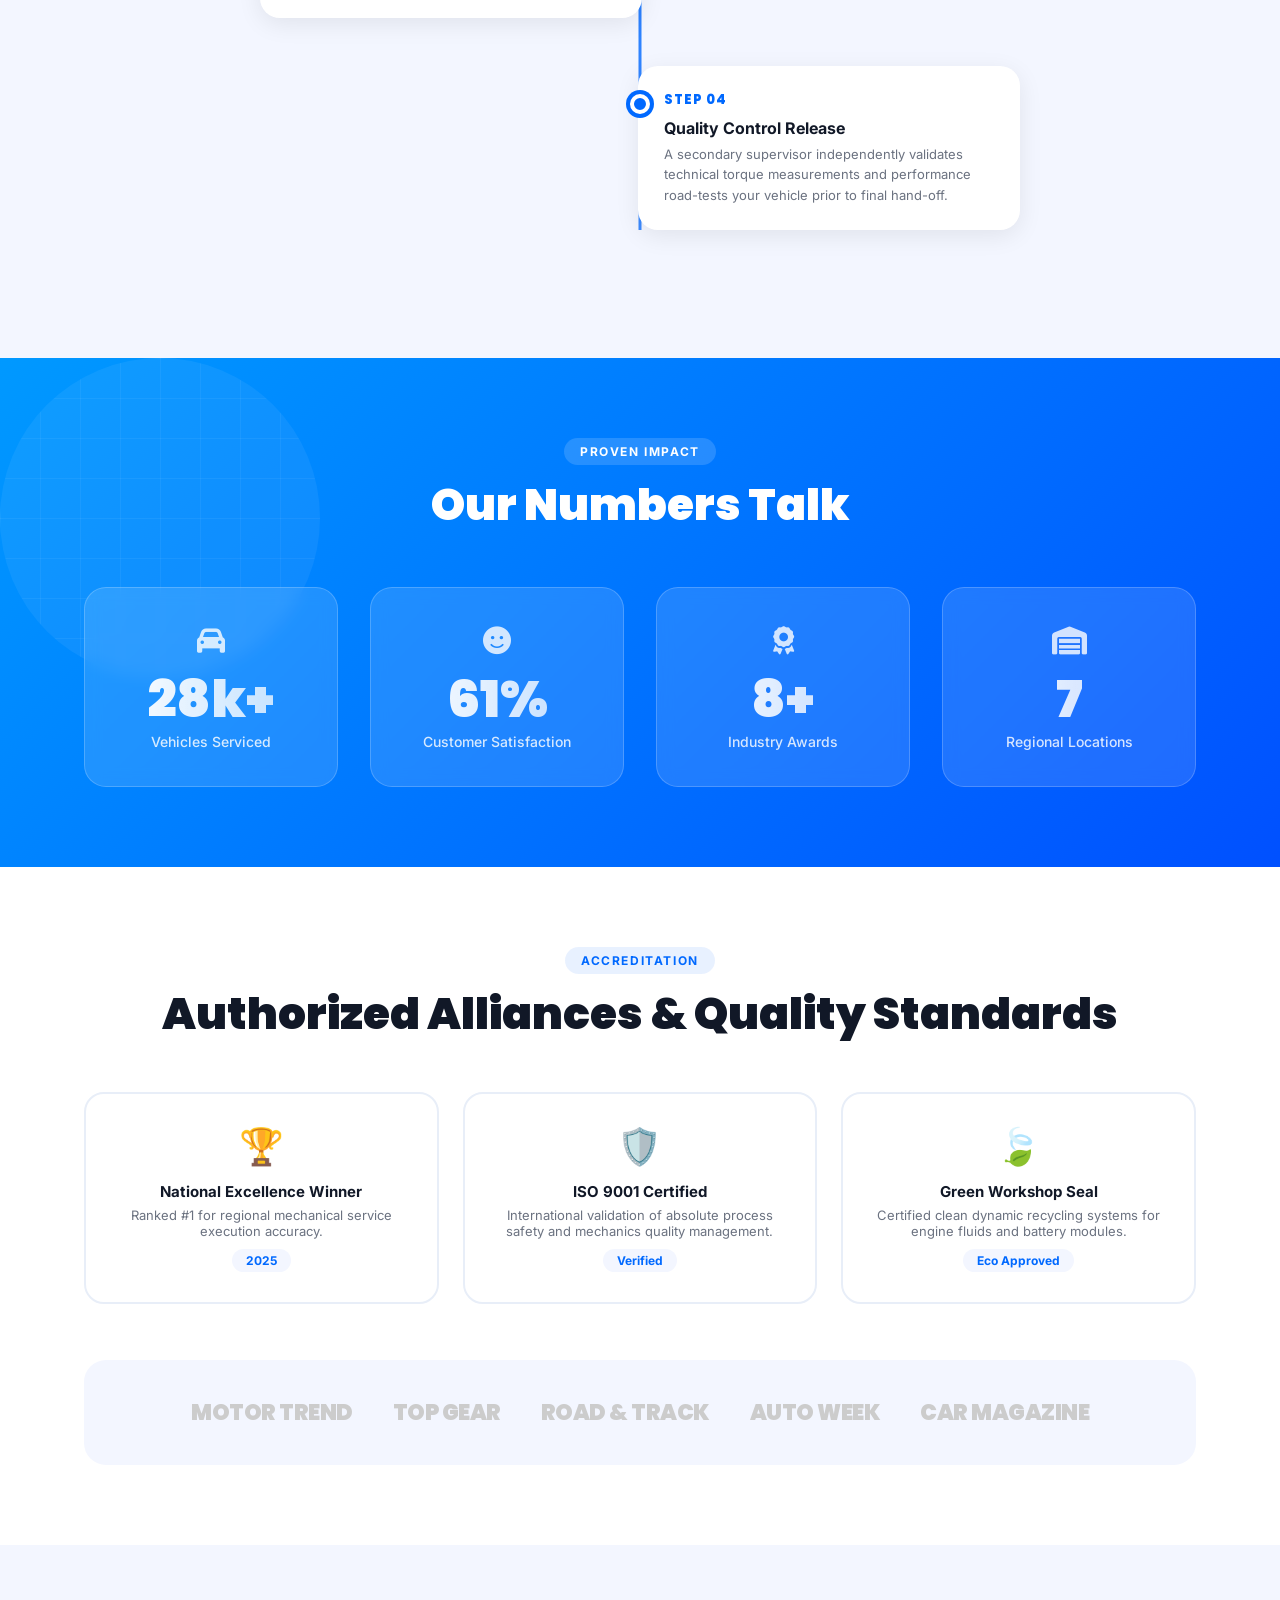
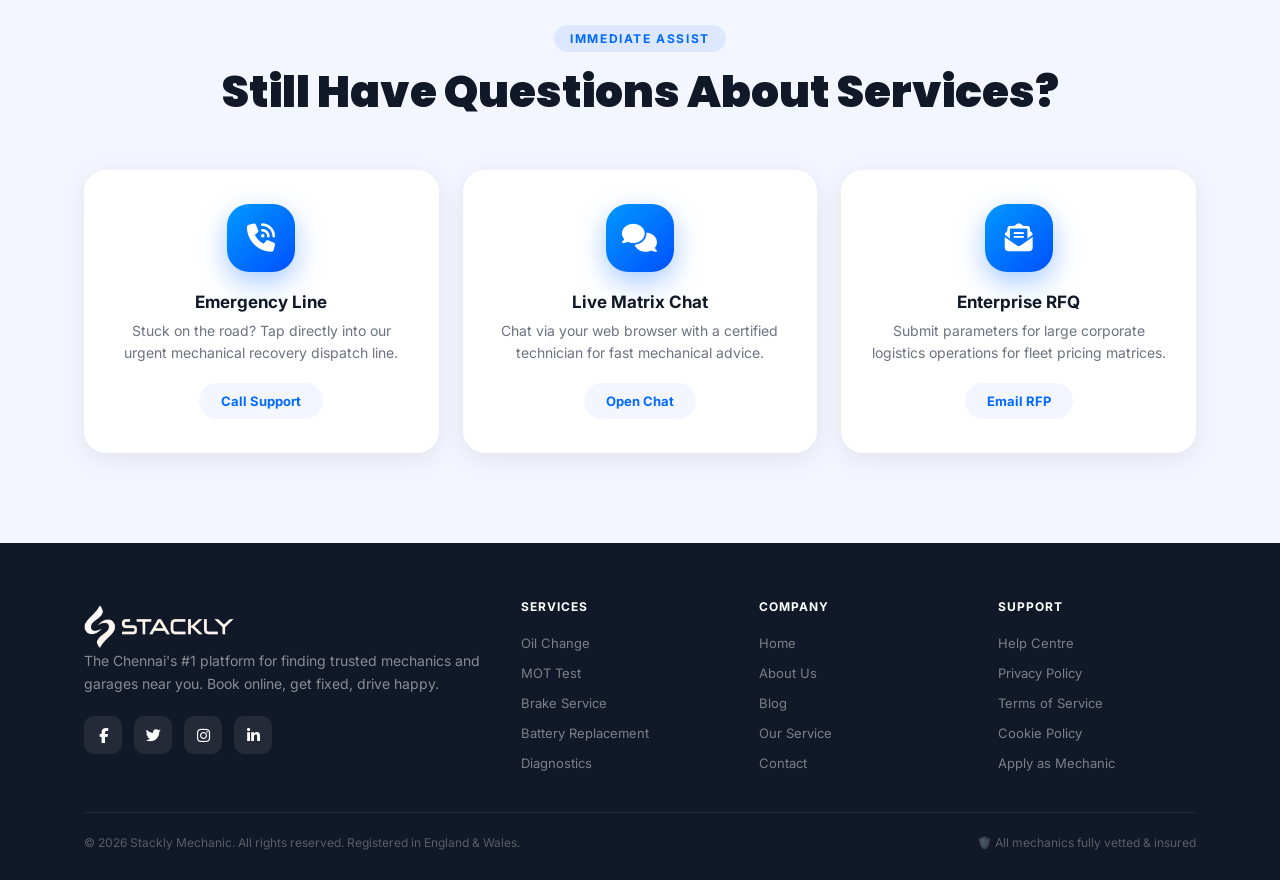
<file: Service.html>
<!DOCTYPE html>
<html lang="en">
<head>
    <meta charset="UTF-8">
    <meta name="viewport" content="width=device-width, initial-scale=1.0">
    <title>Our Services | Professional Automotive Solutions</title>
    <!-- Fonts matched to your CSS -->
    <link rel="preconnect" href="https://fonts.googleapis.com">
    <link rel="preconnect" href="https://fonts.gstatic.com" crossorigin>
    <link href="https://fonts.googleapis.com/css2?family=Inter:wght@400;500;600;700;800&family=Poppins:wght@700;800;900&display=swap" rel="stylesheet">
    <!-- FontAwesome for Icons used throughout your layout -->
    <link rel="stylesheet" href="https://cdnjs.cloudflare.com/ajax/libs/font-awesome/6.4.0/css/all.min.css">
    <link rel="stylesheet" href="./style.css"> 
    <link rel="stylesheet" href="./about.css">
</head>
<style>
    
</style>
<body>


<!-- OVERLAY -->
<div class="overlay" id="overlay"></div>

<!-- MOBILE MENU -->
<div class="mobile-menu" id="mobileMenu">
    <button class="mm-close" id="closeMenuBtn"><i class="fa-solid fa-xmark"></i></button>
    <a href="./index.html" >Home</a>
    <a href="./About.html" >About Us</a>
    <a href="./Service.html" class="active">Our Services</a>
    <a href="./blog.html">Blog</a>
    <a href="./contact.html">Contact</a>
    <hr style="border:0;border-top:1px solid #eee;">
    <a href="./login.html">Login</a>
</div>

<!-- ============================================================
     HEADER
============================================================ -->
<div class="site-header" id="siteHeader">
    <nav class="nav-inner">
       <div class="logo-container">
            <a href="./index.html" class="logo"><img src="./src/Untitled design-compressed (1).webp" alt=""></a>
        </div>
        <ul class="nav-links">
            <li><a href="./index.html" >Home</a></li>
            <li><a href="./About.html" >About Us</a></li>
            <li><a href="./Service.html" class="active">Our Services </a></li>
            <li><a href="./blog.html">Blog</a></li>
            <li><a href="./contact.html">Contact</a></li>
        </ul>
        <div class="nav-right">
            <a href="./login.html" class="btn-resume">Login</a>
        </div>
        <button class="hamburger" id="hamburgerBtn"><i class="fa-solid fa-bars"></i></button>
    </nav>
</div>

        <!-- ============================================================
                SECTION 1 — HERO BANNER
                ============================================================ -->
        <section class="hero-about">
            <!-- Animated Background Orbs -->
            <div class="orb orb1"></div>
            <div class="orb orb2"></div>
            <div class="orb orb3"></div>
            
            <div class="hero-body">
                <div class="hero-text rv-l on">
                    <div class="hero-crumb">
                        <a href="./index.html">Home</a>
                        <i class="fa-solid fa-chevron-right"></i>
                        <span>Services</span>
                    </div>
                    <h1>Our Expert <em>Services</em></h1>
                    <p>From advanced precision tuning to transparent high-grade breakdown assistance. Explore our fully-insured maintenance mechanics engineered to keep you on the move safely.</p>
                    <div class="hero-ctas">
                        <a href="#services-grid" class="btn-primary">Explore Services <i class="fa-solid fa-arrow-down"></i></a>
                        <a href="./contact.html" class="btn-outline-w">Get a Free Quote</a>
                    </div>
                </div>

                <!-- Floating Card Collage -->
                <div class="hero-cards">
                    <div class="hc hc1">
                        <div class="hc-icon bg-blue"><i class="fa-solid fa-gauge-high"></i></div>
                        <div class="hc-label">Performance</div>
                        <div class="hc-val">99.4%</div>
                        <div class="hc-sub">Efficiency Rating</div>
                    </div>
                    <div class="hc hc2">
                        <div class="hc-icon bg-green"><i class="fa-solid fa-shield-halved"></i></div>
                        <div class="hc-label">Guarantee</div>
                        <div class="hc-val">2 Year</div>
                        <div class="hc-sub">Parts & Labor Warranty</div>
                    </div>
                    <div class="hc hc3">
                        <div class="hc-icon bg-yel"><i class="fa-solid fa-user-check"></i></div>
                        <div class="hc-label">Expertise</div>
                        <div class="hc-val">50+</div>
                        <div class="hc-sub">Certified Mechanics</div>
                    </div>
                </div>
            </div>

            <!-- Hero Wave Bottom Divider -->
            <div class="wave-wrap">
            <svg viewBox="0 0 1440 80" preserveAspectRatio="none">
            <path d="M0,40L120,50C240,60,480,70,720,68C960,66,1200,54,1320,44L1440,34L1440,80L0,80Z"></path>
        </svg>
        </div>
        </section>

        <!-- ============================================================
                SECTION 2 — TRUST TICKER
                ============================================================ -->
        <section class="ticker-section">
            <div class="ticker-track">
                <!-- Set 1 -->
                <div class="ticker-item"><i class="fa-solid fa-circle-check"></i> 100% Transparent Pricing</div>
                <div class="ticker-dot"></div>
                <div class="ticker-item"><i class="fa-solid fa-circle-check"></i> Manufacturer Approved Equipment</div>
                <div class="ticker-dot"></div>
                <div class="ticker-item"><i class="fa-solid fa-circle-check"></i> Same-Day Emergency Turnaround</div>
                <div class="ticker-dot"></div>
                <div class="ticker-item"><i class="fa-solid fa-circle-check"></i> Free Visual Inspection Included</div>
                <div class="ticker-dot"></div>
                <!-- Duplicate Set for Endless Loop Effect -->
                <div class="ticker-item"><i class="fa-solid fa-circle-check"></i> 100% Transparent Pricing</div>
                <div class="ticker-dot"></div>
                <div class="ticker-item"><i class="fa-solid fa-circle-check"></i> Manufacturer Approved Equipment</div>
                <div class="ticker-dot"></div>
                <div class="ticker-item"><i class="fa-solid fa-circle-check"></i> Same-Day Emergency Turnaround</div>
                <div class="ticker-dot"></div>
                <div class="ticker-item"><i class="fa-solid fa-circle-check"></i> Free Visual Inspection Included</div>
            </div>
        </section>

        <!-- ============================================================
                SECTION 3 — FEATURED PREMIUM SERVICE
                ============================================================ -->
        <section class="story-section">
            <div class="container story-inner">
                <div class="story-visual rv-l on">
                    <div class="story-img-wrap">
                        <img src="./src/360_F_507812981_dGZXqBsqkBpEosDjTlJgmaJAyMFra7sp-compressed.webp" alt="Advanced Car Diagnostics">
                    </div>
                    <!-- Dynamic Chips matching your sc-left/sc-right classes -->
                    <div class="story-chip sc-left">
                        <div class="sc-icon bg-blue"><i class="fa-solid fa-computer"></i></div>
                        <div>
                            <div class="sc-num">ECU</div>
                            <div class="sc-lbl">Mapping Available</div>
                        </div>
                    </div>
                    <div class="story-chip sc-right">
                        <div class="sc-icon bg-green"><i class="fa-solid fa-bolt"></i></div>
                        <div>
                            <div class="sc-num">15 Min</div>
                            <div class="sc-lbl">Quick Scan Delivery</div>
                        </div>
                    </div>
                </div>

                <div class="story-text rv-r on">
                    <span class="sec-tag">Premium Spotlight</span>
                    <h2 class="sec-title">Next-Generation Diagnostics & Electrical Engineering</h2>
                    <p>Modern automobiles are complex, highly computerized ecosystems. Our workshops are configured with advanced, dealer-level diagnostic architecture to tap straight into your vehicle's engine control unit (ECU).</p>
                    <p>We trace subtle electrical flaws, recalibrate assistance systems, and maximize fuel curves to reverse computational wear cleanly.</p>
                    <div class="story-highlight">
                        "Our proactive scan technology identifies localized structural failures up to three months before dashboard alert illumination triggers."
                    </div>
                    <a href="./contact.html" class="btn-primary">Schedule Scan <i class="fa-solid fa-angle-right"></i></a>
                </div>
            </div>
        </section>

        <!-- ============================================================
                SECTION 4 — PRIMARY SERVICES GRID
                ============================================================ -->
        <section id="services-grid" class="mission-section">
            <div class="container mission-inner">
                <div class="mission-top rv on">
                    <span class="sec-tag inv">Core Competencies</span>
                    <h2 class="sec-title inv">Precision Workshop Solutions</h2>
                    <p class="sec-sub inv">Engineered solutions executing elite structural, mechanical, and technical maintenance across all platforms.</p>
                </div>

                <div class="values-grid">
                    <!-- Service Card 1 -->
                    <div class="val-card rv-s on d1">
                        <div class="val-num">01</div>
                        <div class="val-icon"><i class="fa-solid fa-oil-can"></i></div>
                        <h3>Routine Powertrain Care</h3>
                        <p>Fluid updates, synthetic filter calibrations, micro-filter installations, and scheduled safety resets matching rigorous warranty rules.</p>
                    </div>

                    <!-- Service Card 2 -->
                    <div class="val-card rv-s on d2">
                        <div class="val-num">02</div>
                        <div class="val-icon"><i class="fa-solid fa-car-burst"></i></div>
                        <h3>Brake & Kinetic Safety</h3>
                        <p>Disc resurfacing, high-coefficient pad fitments, line bleeding, and ABS module integrations optimizing absolute stopping responses.</p>
                    </div>

                    <!-- Service Card 3 -->
                    <div class="val-card rv-s on d3">
                        <div class="val-num">03</div>
                        <div class="val-icon"><i class="fa-solid fa-screwdriver-wrench"></i></div>
                        <h3>Transmission Tuning</h3>
                        <p>Clutch module balancing, planetary gear fluid changes, and torque converter diagnostics for smooth gear transitions.</p>
                    </div>

                    <!-- Service Card 4 -->
                    <div class="val-card rv-s on d4">
                        <div class="val-num">04</div>
                        <div class="val-icon"><i class="fa-solid fa-truck-monster"></i></div>
                        <h3>Chassis & Alignment</h3>
                        <p>Laser wheel balancing, tie-rod updates, strut replacements, and dampening calibrations defending high-speed stability.</p>
                    </div>

                    <!-- Service Card 5 -->
                    <div class="val-card rv-s on d5">
                        <div class="val-num">05</div>
                        <div class="val-icon"><i class="fa-solid fa-snowflake"></i></div>
                        <h3>Climate Control HVAC</h3>
                        <p>Regassing cycles, condenser leak analysis, anti-bacterial system flushes, and thermal core repairs for reliable cabin temperatures.</p>
                    </div>

                    <!-- Service Card 6 -->
                    <div class="val-card rv-s on d6">
                        <div class="val-num">06</div>
                        <div class="val-icon"><i class="fa-solid fa-wrench"></i></div>
                        <h3>Fleet Management</h3>
                        <p>Scalable corporate logistics scheduling, preventive mechanical reporting, and prioritized commercial dispatch options.</p>
                    </div>
                </div>
            </div>
        </section>

        <!-- ============================================================
                SECTION 5 — THE SERVICE PROCESS TIMELINE
                ============================================================ -->
        <section class="timeline-section">
            <div class="container">
                <div class="timeline-top rv on">
                    <span class="sec-tag">Our Workflow</span>
                    <h2 class="sec-title">How We Handle Your Vehicle</h2>
                    <p class="sec-sub">Seamless mechanics structured step-by-step to assure maximum clarity, performance, and efficiency.</p>
                </div>

                <div class="timeline">
                    <!-- Timeline Item 1 -->
                    <div class="tl-item">
                        <div class="tl-dot"></div>
                        <div class="tl-content rv-l on">
                            <div class="tl-year">Step 01</div>
                            <h4>Digital Intake Diagnostic</h4>
                            <p>Your vehicle undergoes an automated visual validation matrix and full system ECU reading upon arrival to build baseline metrics.</p>
                        </div>
                        <div class="tl-spacer"></div>
                    </div>

                    <!-- Timeline Item 2 -->
                    <div class="tl-item">
                        <div class="tl-dot"></div>
                        <div class="tl-content rv-r on">
                            <div class="tl-year">Step 02</div>
                            <h4>Transparent Quote Lock</h4>
                            <p>We compile an itemized quotation dashboard text directly to your device. No mechanical repairs start until you confirm individual lines.</p>
                        </div>
                        <div class="tl-spacer"></div>
                    </div>

                    <!-- Timeline Item 3 -->
                    <div class="tl-item">
                        <div class="tl-dot"></div>
                        <div class="tl-content rv-l on">
                            <div class="tl-year">Step 03</div>
                            <h4>Precision Master Repair</h4>
                            <p>ASE-certified mechanical technicians perform component overhauls utilizing authorized equipment and original specification parts.</p>
                        </div>
                        <div class="tl-spacer"></div>
                    </div>

                    <!-- Timeline Item 4 -->
                    <div class="tl-item">
                        <div class="tl-dot"></div>
                        <div class="tl-content rv-r on">
                            <div class="tl-year">Step 04</div>
                            <h4>Quality Control Release</h4>
                            <p>A secondary supervisor independently validates technical torque measurements and performance road-tests your vehicle prior to final hand-off.</p>
                        </div>
                        <div class="tl-spacer"></div>
                    </div>
                </div>
            </div>
        </section>

        <!-- ============================================================
                SECTION 6 — STATS & WORK MILESTONES
                ============================================================ -->
        <section class="stats-section">
            <div class="container stats-inner">
                <div class="stats-top rv on">
                    <span class="sec-tag inv">Proven Impact</span>
                    <h2 class="sec-title inv">Our Numbers Talk</h2>
                </div>
                <div class="stats-grid">
    <div class="stat-card rv-s on d1">
        <div class="stat-icon"><i class="fa-solid fa-car"></i></div>
        <div class="stat-num" data-target="45">0k+</div>
        <div class="stat-lbl">Vehicles Serviced</div>
    </div>
    <div class="stat-card rv-s on d2">
        <div class="stat-icon"><i class="fa-solid fa-face-smile"></i></div>
        <div class="stat-num" data-target="98">0%</div>
        <div class="stat-lbl">Customer Satisfaction</div>
    </div>
    <div class="stat-card rv-s on d3">
        <div class="stat-icon"><i class="fa-solid fa-award"></i></div>
        <div class="stat-num" data-target="14">0+</div>
        <div class="stat-lbl">Industry Awards</div>
    </div>
    <div class="stat-card rv-s on d4">
        <div class="stat-icon"><i class="fa-solid fa-warehouse"></i></div>
        <div class="stat-num" data-target="12">0</div>
        <div class="stat-lbl">Regional Locations</div>
    </div>
</div>
            </div>
        </section>

     
        <!-- ============================================================
                SECTION 8 — PRESS & WARRANTY ASSURANCES
                ============================================================ -->
        <section class="press-section">
            <div class="container">
                <div class="press-header rv on">
                    <span class="sec-tag">Accreditation</span>
                    <h2 class="sec-title">Authorized Alliances & Quality Standards</h2>
                </div>
                
                <div class="awards-grid">
                    <div class="award-card rv-s on d1">
                        <div class="award-icon">🏆</div>
                        <h4>National Excellence Winner</h4>
                        <p>Ranked #1 for regional mechanical service execution accuracy.</p>
                        <div class="award-year">2025</div>
                    </div>
                    <div class="award-card rv-s on d2">
                        <div class="award-icon">🛡️</div>
                        <h4>ISO 9001 Certified</h4>
                        <p>International validation of absolute process safety and mechanics quality management.</p>
                        <div class="award-year">Verified</div>
                    </div>
                    <div class="award-card rv-s on d3">
                        <div class="award-icon">🍃</div>
                        <h4>Green Workshop Seal</h4>
                        <p>Certified clean dynamic recycling systems for engine fluids and battery modules.</p>
                        <div class="award-year">Eco Approved</div>
                    </div>
                </div>

                <!-- Interactive Press Logos Area -->
                <div class="press-logos rv on">
                    <div class="press-logo-item">MOTOR TREND</div>
                    <div class="press-logo-item">TOP GEAR</div>
                    <div class="press-logo-item">ROAD & TRACK</div>
                    <div class="press-logo-item">AUTO WEEK</div>
                    <div class="press-logo-item">CAR MAGAZINE</div>
                </div>
            </div>
        </section>

        <!-- ============================================================
                SECTION 9 — CONTACT SUPPORT STRIP
                ============================================================ -->
        <section class="contact-section">
            <div class="container">
                <div class="contact-header rv on">
                    <span class="sec-tag">Immediate Assist</span>
                    <h2 class="sec-title">Still Have Questions About Services?</h2>
                </div>
                <div class="contact-grid">
                    <div class="contact-card rv-s on d1">
                        <div class="cc-icon"><i class="fa-solid fa-phone-volume"></i></div>
                        <h4>Emergency Line</h4>
                        <p>Stuck on the road? Tap directly into our urgent mechanical recovery dispatch line.</p>
                        <a href="./404.html" class="cc-btn">Call Support</a>
                    </div>
                    <div class="contact-card rv-s on d2">
                        <div class="cc-icon"><i class="fa-solid fa-comments"></i></div>
                        <h4>Live Matrix Chat</h4>
                        <p>Chat via your web browser with a certified technician for fast mechanical advice.</p>
                        <a href="./404.html" class="cc-btn">Open Chat</a>
                    </div>
                    <div class="contact-card rv-s on d3">
                        <div class="cc-icon"><i class="fa-solid fa-envelope-open-text"></i></div>
                        <h4>Enterprise RFQ</h4>
                        <p>Submit parameters for large corporate logistics operations for fleet pricing matrices.</p>
                        <a href="./404.html" class="cc-btn">Email RFP</a>
                    </div>
                </div>
            </div>
        </section>

        <!-- ============================================================
                FOOTER
                ============================================================ -->
       <footer>
        <div class="container">
            <div class="footer-grid">
                <div>
                   <div class="logo-container">
            <a href="./index.html" class="logo"><img src="./src/Untitled design-compressed (1).webp" alt=""></a>
        </div>   
                     <p class="footer-desc">The Chennai's #1 platform for finding trusted mechanics and garages near you. Book online, get fixed, drive happy.</p>
                    <div class="footer-socials">
                        <a href="./404.html" class="social-btn"><i class="fa-brands fa-facebook-f"></i></a>
                        <a href="./404.html" class="social-btn"><i class="fa-brands fa-twitter"></i></a>
                        <a href="./404.html" class="social-btn"><i class="fa-brands fa-instagram"></i></a>
                        <a href="./404.html" class="social-btn"><i class="fa-brands fa-linkedin-in"></i></a>
                    </div>
                </div>
                <div class="footer-col">
                    <h5>Services</h5>
                    <ul>
                        <li><a href="./404.html">Oil Change</a></li>
                        <li><a href="./404.html">MOT Test</a></li>
                        <li><a href="./404.html">Brake Service</a></li>
                        <li><a href="./404.html">Battery Replacement</a></li>
                        <li><a href="./404.html">Diagnostics</a></li>
                    </ul>
                </div>
                <div class="footer-col">
                    <h5>Company</h5>
                    <ul>
                        <li><a href="./index.html">Home</a></li>
                        <li><a href="./About.html">About Us</a></li>
                        <li><a href="./blog.html">Blog</a></li>
                        <li><a href="./Service.html">Our Service</a></li>
                        <li><a href="./contact.html">Contact</a></li>
                    </ul>
                </div>
                <div class="footer-col">
                    <h5>Support</h5>
                    <ul>
                        <li><a href="./contact.html">Help Centre</a></li>
                        <li><a href="./404.html">Privacy Policy</a></li>
                        <li><a href="./404.html">Terms of Service</a></li>
                        <li><a href="./404.html">Cookie Policy</a></li>
                        <li><a href="./404.html">Apply as Mechanic</a></li>
                    </ul>
                </div>
            </div>
            <div class="footer-bottom">
                <p>© 2026 Stackly Mechanic. All rights reserved. Registered in England & Wales.</p>
                <p>🛡️ All mechanics fully vetted & insured</p>
            </div>
        </div>
    </footer>
       <script>
    /* --- Sticky Navigation Transition --- */
    const header = document.querySelector('.site-header');
    window.addEventListener('scroll', () => {
        if (window.scrollY > 50) {
            header.classList.add('scrolled');
        } else {
            header.classList.remove('scrolled');
        }
    });

    /* --- Mobile Menu Drawer Toggles --- */
    const hamburger = document.querySelector('.hamburger');
    const mobileMenu = document.querySelector('.mobile-menu');
    const overlay = document.querySelector('.overlay');
    const closeBtn = document.querySelector('.mm-close');

    const toggleMenu = () => {
        mobileMenu.classList.toggle('active');
        overlay.classList.toggle('active');
    };

    hamburger.addEventListener('click', toggleMenu);
    closeBtn.addEventListener('click', toggleMenu);
    overlay.addEventListener('click', toggleMenu);

    /* --- Intersection Observer for Scroll Animations --- */
    const animationObserver = new IntersectionObserver((entries) => {
        entries.forEach(entry => {
            if (entry.isIntersecting) {
                // FIXED: Changed from .classList.add('visible') to match your CSS configuration
                entry.target.classList.add('on'); 
            }
        });
    }, { 
        threshold: 0.1,
        rootMargin: "0px 0px -40px 0px"
    });

    // Detect and bind all custom reveal targets across the layout
    document.querySelectorAll('.rv, .rv-l, .rv-r, .rv-s').forEach(element => {
        animationObserver.observe(element);
    });
    /* --- Smart Counter Animation with Suffix Detection --- */
const counterObserver = new IntersectionObserver((entries) => {
    entries.forEach(entry => {
        // Trigger only when visible and if it hasn't animated yet
        if (entry.isIntersecting && !entry.target.dataset.done) {
            entry.target.dataset.done = true; // Mark as animated
            
            const element = entry.target;
            const targetValue = parseInt(element.getAttribute('data-target'), 10);
            
            // Automatically detect whatever suffix you typed in the HTML (k+, %, +)
            const currentText = element.textContent;
            const suffix = currentText.replace(/[0-9]/g, ''); 
            
            const duration = 2000; // Animation total run time (2 seconds)
            const frameRate = 1000 / 60; // ~60 frames per second
            const totalFrames = Math.round(duration / frameRate);
            
            let currentFrame = 0;
            
            const animateCount = () => {
                currentFrame++;
                
                // Out-out easing formula for smooth slowdown at the end
                const progress = currentFrame / totalFrames;
                const easeProgress = 1 - Math.pow(1 - progress, 3); 
                
                const currentValue = Math.floor(easeProgress * targetValue);
                
                // Inject the calculated number back with its original suffix
                element.textContent = currentValue + suffix;
                
                if (currentFrame < totalFrames) {
                    requestAnimationFrame(animateCount);
                } else {
                    element.textContent = targetValue + suffix; // Guarantee exact end match
                }
            };
            
            requestAnimationFrame(animateCount);
        }
    });
}, { 
    threshold: 0.3 // Starts counting when 30% of the card is visible on screen
});

// Bind the observer to all elements possessing a data-target attribute
document.querySelectorAll('[data-target]').forEach(el => counterObserver.observe(el));
</script>
    </body>
    </html>
</file>
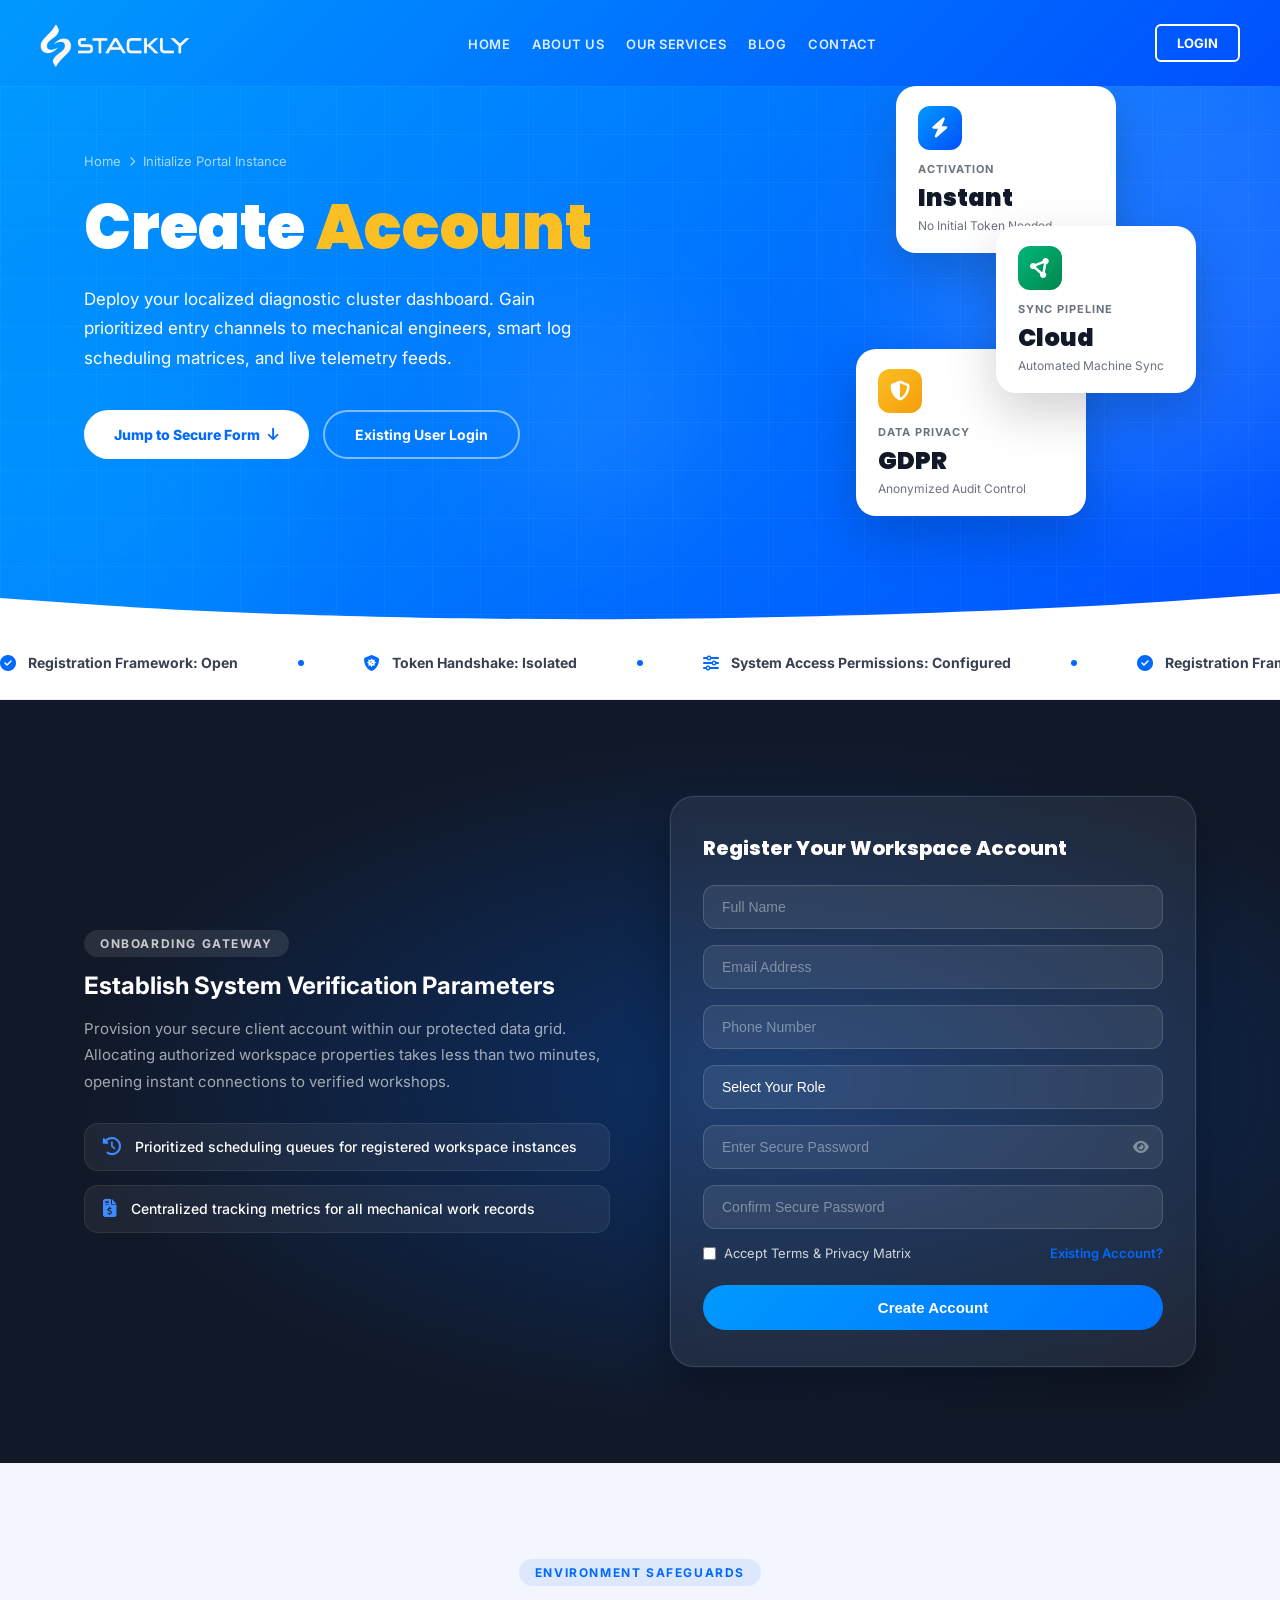
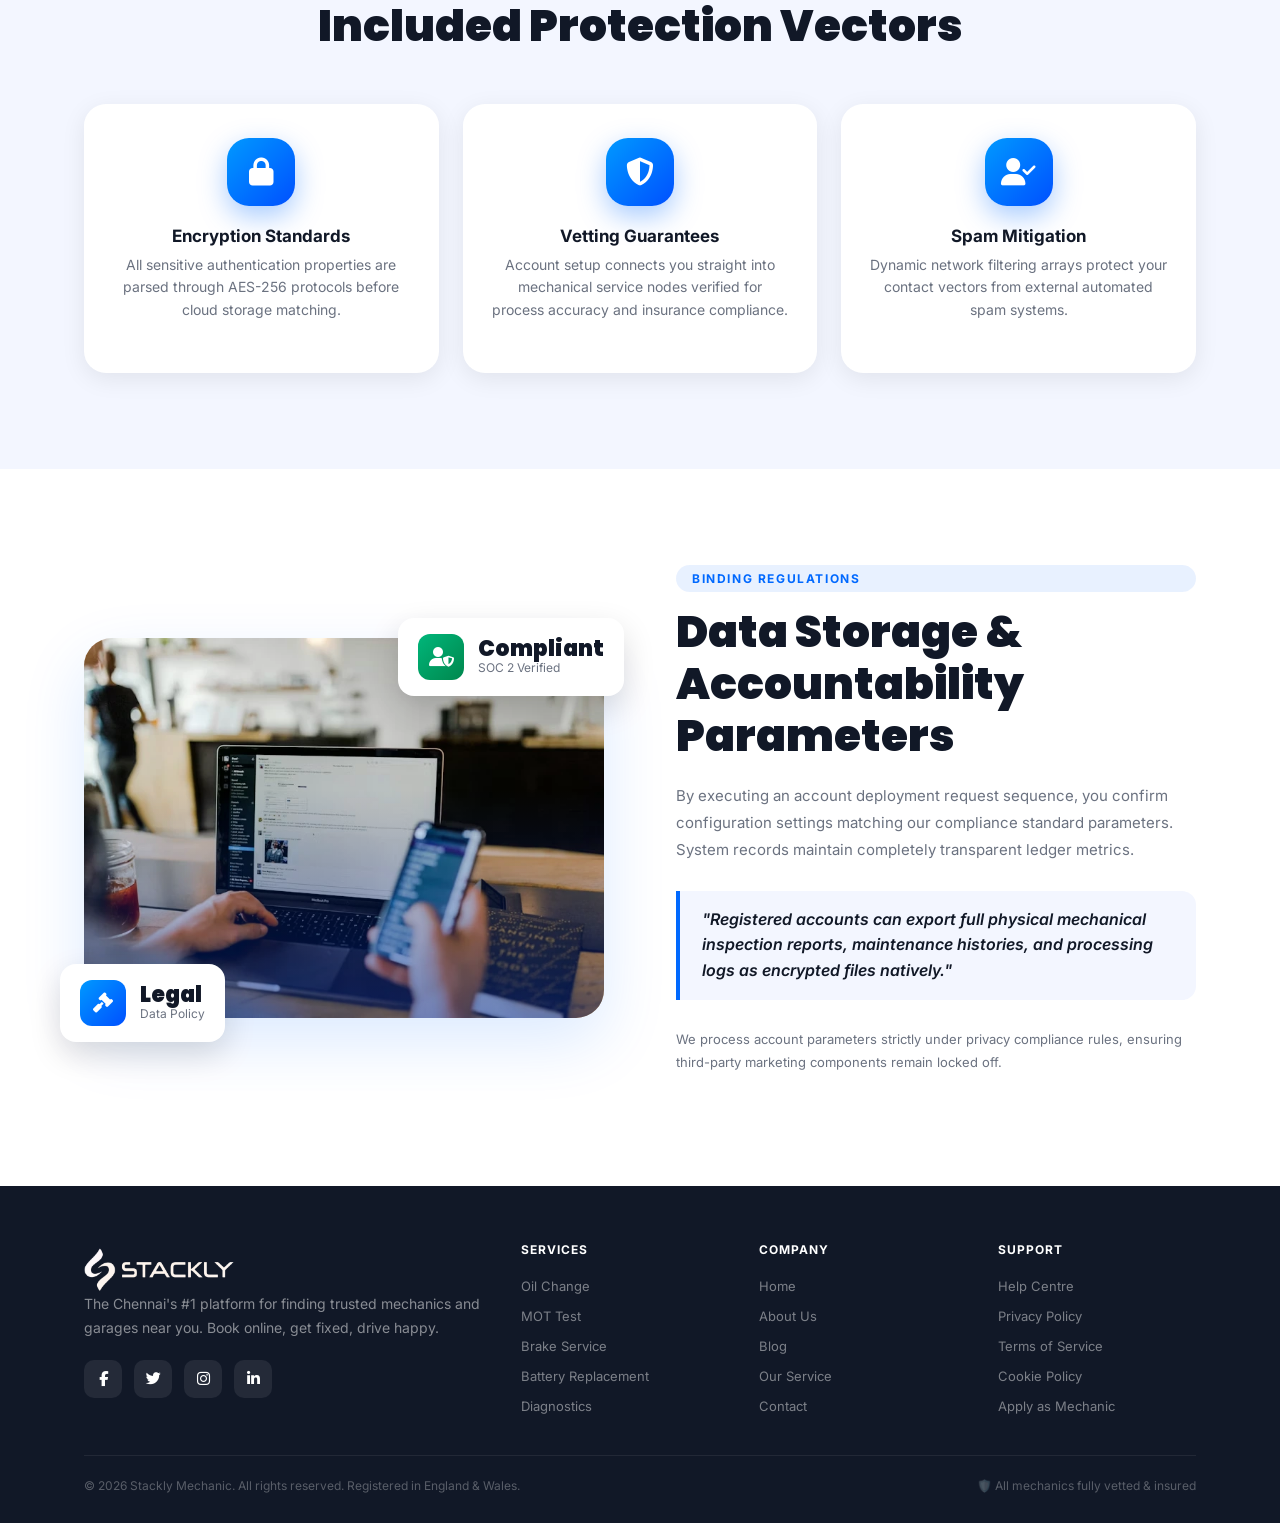
<file: signup.html>
<!DOCTYPE html>
<html lang="en">

<head>
    <meta charset="UTF-8">
    <meta name="viewport" content="width=device-width, initial-scale=1.0">
    <title>Stackly – Sign Up</title>
    <link rel="stylesheet" href="https://cdnjs.cloudflare.com/ajax/libs/font-awesome/6.4.0/css/all.min.css">
    <link
        href="https://fonts.googleapis.com/css2?family=Inter:wght@400;500;600;700;800&family=Poppins:wght@700;800;900&display=swap"
        rel="stylesheet">
    <link rel="stylesheet" href="style.css">
    <link rel="stylesheet" href="./about.css">
    <link rel="stylesheet" href="login.css">
</head>

<body>

<div class="overlay" id="overlay"></div>

<div class="mobile-menu" id="mobileMenu">
    <button class="mm-close" id="closeMenuBtn"><i class="fa-solid fa-xmark"></i></button>
    <a href="./index.html">Home</a>
    <a href="./About.html" >About Us</a>
    <a href="./Service.html">Our Services</a>
    <a href="./blog.html">Blog</a>
    <a href="./contact.html">Contact</a>
    <hr style="border:0;border-top:1px solid #eee;">
    <a href="./login.html">Login</a>
</div>

<div class="site-header" id="siteHeader">
    <nav class="nav-inner">

        <div class="logo-container">
            <a href="./index.html" class="logo"><img src="./src/Untitled design-compressed (1).webp" alt=""></a>
        </div>
        <ul class="nav-links">
            <li><a href="./index.html">Home</a></li>
            <li><a href="./About.html" >About Us</a></li>
            <li><a href="./Service.html">Our Services </a></li>
            <li><a href="./blog.html">Blog</a></li>
            <li><a href="./contact.html">Contact</a></li>
        </ul>
        <div class="nav-right">
            <a href="./login.html" class="btn-resume">Login</a>
        </div>
        <button class="hamburger" id="hamburgerBtn"><i class="fa-solid fa-bars"></i></button>
    </nav>
</div>

    <section class="hero-about login-hero-override">
        <div class="orb orb1"></div>
        <div class="orb orb2"></div>
        <div class="orb orb3"></div>

        <div class="hero-body">
            <div class="hero-text">
                <div class="hero-crumb">
                    <a href="./index.html">Home</a>
                    <i class="fa-solid fa-chevron-right"></i>
                    <span>Initialize Portal Instance</span>
                </div>
                <h1>Create <em>Account</em></h1>
                <p>Deploy your localized diagnostic cluster dashboard. Gain prioritized entry channels to mechanical engineers, smart log scheduling matrices, and live telemetry feeds.</p>
                <div class="hero-ctas">
                    <a href="#auth-core" class="btn-primary">Jump to Secure Form <i
                            class="fa-solid fa-arrow-down"></i></a>
                    <a href="./login.html" class="btn-outline-w">Existing User Login</a>
                </div>
            </div>

            <div class="hero-cards login-cards-mobile">
                <div class="hc hc1">
                    <div class="hc-icon bg-blue"><i class="fa-solid fa-bolt"></i></div>
                    <div class="hc-label">Activation</div>
                    <div class="hc-val">Instant</div>
                    <div class="hc-sub">No Initial Token Needed</div>
                </div>
                <div class="hc hc2">
                    <div class="hc-icon bg-green"><i class="fa-solid fa-circle-nodes"></i></div>
                    <div class="hc-label">Sync Pipeline</div>
                    <div class="hc-val">Cloud</div>
                    <div class="hc-sub">Automated Machine Sync</div>
                </div>
                <div class="hc hc3">
                    <div class="hc-icon bg-yel"><i class="fa-solid fa-shield-halved"></i></div>
                    <div class="hc-label">Data Privacy</div>
                    <div class="hc-val">GDPR</div>
                    <div class="hc-sub">Anonymized Audit Control</div>
                </div>
            </div>
        </div>

        <div class="wave-wrap">
            <svg viewBox="0 0 1440 80" preserveAspectRatio="none">
                <path d="M0,40L120,50C240,60,480,70,720,68C960,66,1200,54,1320,44L1440,34L1440,80L0,80Z"></path>
            </svg>
        </div>
    </section>

    <section class="ticker-section">
        <div class="ticker-track">
            <div class="ticker-item"><i class="fa-solid fa-circle-check"></i> Registration Framework: Open</div>
            <div class="ticker-dot"></div>
            <div class="ticker-item"><i class="fa-solid fa-shield-virus"></i> Token Handshake: Isolated</div>
            <div class="ticker-dot"></div>
            <div class="ticker-item"><i class="fa-solid fa-sliders"></i> System Access Permissions: Configured</div>
            <div class="ticker-dot"></div>
            <div class="ticker-item"><i class="fa-solid fa-circle-check"></i> Registration Framework: Open</div>
            <div class="ticker-dot"></div>
            <div class="ticker-item"><i class="fa-solid fa-shield-virus"></i> Token Handshake: Isolated</div>
            <div class="ticker-dot"></div>
            <div class="ticker-item"><i class="fa-solid fa-sliders"></i> System Access Permissions: Configured</div>
        </div>
    </section>

    <section id="auth-core" class="cta-section login-spacing-override">
        <div class="container cta-inner login-layout-reverse">

            <div class="cta-text rv-l on">
                <span class="sec-tag">Onboarding Gateway</span>
                <h2>Establish System Verification Parameters</h2>
                <p>Provision your secure client account within our protected data grid. Allocating authorized workspace properties takes less than two minutes, opening instant connections to verified workshops.</p>

                <div class="cta-features">
                    <div class="cta-feat">
                        <i class="fa-solid fa-clock-rotate-left"></i>
                        <span>Prioritized scheduling queues for registered workspace instances</span>
                    </div>
                    <div class="cta-feat">
                        <i class="fa-solid fa-file-invoice-dollar"></i>
                        <span>Centralized tracking metrics for all mechanical work records</span>
                    </div>
                </div>
            </div>

            <div class="cta-form-card rv-r on auth-card-glow">
    <h3>Register Your Workspace Account</h3>
    
    <div id="formErrorBox" style="color: #ef4444; background: rgba(239, 68, 68, 0.1); padding: 10px; border-radius: 6px; margin-bottom: 15px; display: none; font-size: 14px; font-weight: 500; text-align: left;">
    </div>

    <form id="registerForm" method="POST">
        <div class="form-field">
<input type="text" class="name-input" placeholder="Full Name">
        </div>
        <div class="form-field">
            <input type="email" placeholder="Email Address" required class="email-id">
        </div>
        <div class="form-field">
            <input type="tel" placeholder="Phone Number" required pattern="[0-9]{10,15}">
        </div>
        <div class="form-field">
            <div class="form-field">
                <select required>
                    <option value="" disabled selected>Select Your Role</option>
                    <option value="admin">Admin</option>
                    <option value="user">User</option>
                </select>
            </div>
        </div>
        <div class="form-field auth-pass-wrapper">
            <input type="password" placeholder="Enter Secure Password" required class="first-pass">
            <button type="button" class="auth-toggle-visibility"><i class="fa-solid fa-eye"></i></button>
        </div>
        <div class="form-field auth-pass-wrapper">
            <input type="password" placeholder="Confirm Secure Password" required class="confirm-pass">
        </div>

        <div class="auth-utility-row">
            <label class="auth-checkbox-label">
                <input type="checkbox" required>
                <span>Accept Terms & Privacy Matrix</span>
            </label>
            <a href="./login.html" class="auth-forgot-link">Existing Account?</a>
        </div>

        <button type="submit" class="form-submit">Create Account</button>
    </form>
</div>
    </section>

    <section class="contact-section login-spacing-override" style="background:var(--pale);">
        <div class="container">
            <div class="contact-header rv on">
                <span class="sec-tag">Environment Safeguards</span>
                <h2 class="sec-title">Included Protection Vectors</h2>
            </div>
            <div class="contact-grid login-three-column-grid">
                <div class="contact-card rv-s on d1" style="background:#fff;">
                    <div class="cc-icon"><i class="fa-solid fa-lock"></i></div>
                    <h4>Encryption Standards</h4>
                    <p>All sensitive authentication properties are parsed through AES-256 protocols before cloud storage matching.</p>
                </div>
                <div class="contact-card rv-s on d2" style="background:#fff;">
                    <div class="cc-icon"><i class="fa-solid fa-shield-halved"></i></div>
                    <h4>Vetting Guarantees</h4>
                    <p>Account setup connects you straight into mechanical service nodes verified for process accuracy and insurance compliance.</p>
                </div>
                <div class="contact-card rv-s on d3" style="background:#fff;">
                    <div class="cc-icon"><i class="fa-solid fa-user-check"></i></div>
                    <h4>Spam Mitigation</h4>
                    <p>Dynamic network filtering arrays protect your contact vectors from external automated spam systems.</p>
                </div>
            </div>
        </div>
    </section>

    <section class="story-section login-spacing-override">
        <div class="container story-inner">
            <div class="story-visual rv-l on">
                <div class="story-img-wrap login-asset-wrapper">
                    <img src="./src/photo-1563986768609-322da13575f3-compressed.webp"
                        alt="Encrypted console interface loading dashboard metrics">
                </div>
                <div class="story-chip sc-left">
                    <div class="sc-icon bg-blue"><i class="fa-solid fa-gavel"></i></div>
                    <div>
                        <div class="sc-num">Legal</div>
                        <div class="sc-lbl">Data Policy</div>
                    </div>
                </div>
                <div class="story-chip sc-right">
                    <div class="sc-icon bg-green"><i class="fa-solid fa-user-shield"></i></div>
                    <div>
                        <div class="sc-num">Compliant</div>
                        <div class="sc-lbl">SOC 2 Verified</div>
                    </div>
                </div>
            </div>

            <div class="story-text rv-r on">
                <span class="sec-tag">Binding Regulations</span>
                <h2 class="sec-title">Data Storage & Accountability Parameters</h2>
                <p>By executing an account deployment request sequence, you confirm configuration settings matching our compliance standard parameters. System records maintain completely transparent ledger metrics.</p>
                <div class="story-highlight">
                    "Registered accounts can export full physical mechanical inspection reports, maintenance histories, and processing logs as encrypted files natively."
                </div>
                <p style="font-size: 13px; color: var(--soft);">We process account parameters strictly under privacy compliance rules, ensuring third-party marketing components remain locked off.</p>
            </div>
        </div>
    </section>



    <footer>
        <div class="container">
            <div class="footer-grid">
                <div>
<div class="logo-container">
            <a href="./index.html" class="logo"><img src="./src/Untitled design-compressed (1).webp" alt=""></a>
        </div>                   <p class="footer-desc">The Chennai's #1 platform for finding trusted mechanics and garages near you. Book
                        online, get fixed, drive happy.</p>
                    <div class="footer-socials">
                        <a href="./404.html" class="social-btn"><i class="fa-brands fa-facebook-f"></i></a>
                        <a href="./404.html" class="social-btn"><i class="fa-brands fa-twitter"></i></a>
                        <a href="./404.html" class="social-btn"><i class="fa-brands fa-instagram"></i></a>
                        <a href="./404.html" class="social-btn"><i class="fa-brands fa-linkedin-in"></i></a>
                    </div>
                </div>
                <div class="footer-col">
                    <h5>Services</h5>
                    <ul>
                        <li><a href="./404.html">Oil Change</a></li>
                        <li><a href="./404.html">MOT Test</a></li>
                        <li><a href="./404.html">Brake Service</a></li>
                        <li><a href="./404.html">Battery Replacement</a></li>
                        <li><a href="./404.html">Diagnostics</a></li>
                    </ul>
                </div>
                <div class="footer-col">
                    <h5>Company</h5>
                    <ul>
                        <li><a href="./index.html">Home</a></li>
                        <li><a href="./About.html">About Us</a></li>
                        <li><a href="./blog.html">Blog</a></li>
                        <li><a href="./Service.html">Our Service</a></li>
                        <li><a href="./contact.html">Contact</a></li>
                    </ul>
                </div>
                <div class="footer-col">
                    <h5>Support</h5>
                    <ul>
                        <li><a href="./contact.html">Help Centre</a></li>
                        <li><a href="./404.html">Privacy Policy</a></li>
                        <li><a href="./404.html">Terms of Service</a></li>
                        <li><a href="./404.html">Cookie Policy</a></li>
                        <li><a href="./404.html">Apply as Mechanic</a></li>
                    </ul>
                </div>
            </div>
            <div class="footer-bottom">
                <p>© 2026 Stackly Mechanic. All rights reserved. Registered in England & Wales.</p>
                <p>🛡️ All mechanics fully vetted & insured</p>
            </div>
        </div>
    </footer>
<script>
    /* --- Mobile Menu --- */
    const hamburger = document.getElementById('hamburgerBtn');
    const closeBtn = document.getElementById('closeMenuBtn');
    const mobileMenu = document.getElementById('mobileMenu');
    const overlay = document.getElementById('overlay');

    const openMenu = () => { 
        if(mobileMenu && overlay) { mobileMenu.classList.add('active'); overlay.classList.add('active'); } 
    }
    const closeMenu = () => { 
        if(mobileMenu && overlay) { mobileMenu.classList.remove('active'); overlay.classList.remove('active'); } 
    }

    if (hamburger) hamburger.addEventListener('click', openMenu);
    if (closeBtn) closeBtn.addEventListener('click', closeMenu);
    if (overlay) overlay.addEventListener('click', closeMenu);

    /* --- Scroll Reveal --- */
    const observer = new IntersectionObserver((entries) => {
        entries.forEach(e => {
            if (e.isIntersecting) {
                e.target.classList.add('visible');
            }
        });
    }, { threshold: 0.12 });

    document.querySelectorAll('.reveal, .reveal-left, .reveal-right, .reveal-scale').forEach(el => {
        observer.observe(el);
    });

    /* --- Counter Observer (Fixed & Guarded) --- */
    if (typeof counterObserver !== 'undefined') {
        document.querySelectorAll('[data-target]').forEach(el => counterObserver.observe(el));
    } else {
        console.warn("counterObserver is not defined. Skipping animation registration.");
    }

    /* --- FAQ Accordion - Only one open at a time --- */
    document.querySelectorAll('.faq-q').forEach(question => {
        question.addEventListener('click', () => {
            const currentItem = question.closest('.faq-item');
            if (!currentItem) return;

            // Close all other items
            document.querySelectorAll('.faq-item').forEach(item => {
                if (item !== currentItem) {
                    item.classList.remove('open');
                }
            });

            // Toggle current item
            currentItem.classList.toggle('open');
        });
    });

    /* --- Form Registration & Validation --- */
    document.addEventListener('DOMContentLoaded', () => {
        const form = document.getElementById('registerForm');
        const errorBox = document.getElementById('formErrorBox');

        if (!form) return; // Safeguard if code runs on a page without this form

        form.addEventListener('submit', (event) => {
            // Prevent default submission instantly to guard against 405/404 errors
            event.preventDefault(); 
            
            // Hide error container on new attempt
            if (errorBox) {
                errorBox.style.display = 'none';
                errorBox.innerHTML = '';
            }

            // Extract native elements safely
            const nameInput = form.querySelector('.name-input');
            const emailInput = form.querySelector('.email-id');
            const passwordInput = form.querySelector('.first-pass');
            const confirmPasswordInput = form.querySelector('.confirm-pass');
            const roleSelect = form.querySelector('select');
            const checkbox = form.querySelector('input[type="checkbox"]');
            const textInputs = form.querySelectorAll('input[type="text"], input[type="tel"]');

            let errors = [];

            // 1. Mandatory Fields Validation
            if (textInputs) {
                textInputs.forEach(input => {
                    if (!input.value.trim()) {
                        if (!errors.includes("All text input parameters are mandatory.")) {
                            errors.push("All text input parameters are mandatory.");
                        }
                    }
                });
            }

            if (roleSelect && !roleSelect.value) {
                errors.push("Please assign an account classification role.");
            }

            if (checkbox && !checkbox.checked) {
                errors.push("You must accept the Terms & Privacy Matrix.");
            }
            
            // 1b. Name Alphabetic Validation
            if (nameInput) {
                const nameValue = nameInput.value.trim();
                if (nameValue && !/^[A-Za-z\s]+$/.test(nameValue)) {
                    errors.push("Name should contain only alphabetic characters.");
                }
            }

            // 2. Email domain extension validation (.in or .com)
            if (emailInput) {
                const emailValue = emailInput.value.trim().toLowerCase();
                if (!emailValue.endsWith('.com') && !emailValue.endsWith('.in')) {
                    errors.push("Authorized emails must resolve with a valid '.com' or '.in' domain.");
                }
            }

            // 3. Password length threshold confirmation (6+ characters)
            if (passwordInput && passwordInput.value.length < 6) {
                errors.push("Secure keys require a minimum allocation of 6 characters.");
            }

            // 4. Mirror Match Validation (Password matches Confirm Password)
            if (passwordInput && confirmPasswordInput && passwordInput.value !== confirmPasswordInput.value) {
                errors.push("Encryption parameters mismatch. Re-verify your confirmed password entry.");
            }

            // --- Processing Validation Output ---
            if (errors.length > 0) {
                if (errorBox) {
                    // Display first matching structural error cleanly inside card container
                    errorBox.innerHTML = `<i class="fa-solid fa-circle-exclamation"></i> ${errors[0]}`;
                    errorBox.style.display = 'block';
                    
                    // Scroll smoothly up to the warning card sector if needed
                    errorBox.scrollIntoView({ behavior: 'smooth', block: 'center' });
                } else {
                    alert(errors[0]); // Fallback alert if DOM element errorBox goes missing
                }
            } else {
                // SUCCESS: All metrics clear. Redirect to login portal route instantly.
                window.location.href = "./login.html";
            }
        });

        /* --- Extra UX Polish: Password view visibility toggle handler --- */
        const toggleVisibilityBtn = form.querySelector('.auth-toggle-visibility');
        if (toggleVisibilityBtn) {
            toggleVisibilityBtn.addEventListener('click', function() {
                const firstPass = form.querySelector('.first-pass');
                const icon = this.querySelector('i');
                
                if (firstPass && icon) {
                    if (firstPass.type === 'password') {
                        firstPass.type = 'text';
                        icon.classList.replace('fa-eye', 'fa-eye-slash');
                    } else {
                        firstPass.type = 'password';
                        icon.classList.replace('fa-eye-slash', 'fa-eye');
                    }
                }
            });
        }
    });
</script>
</body>

</html>
</file>
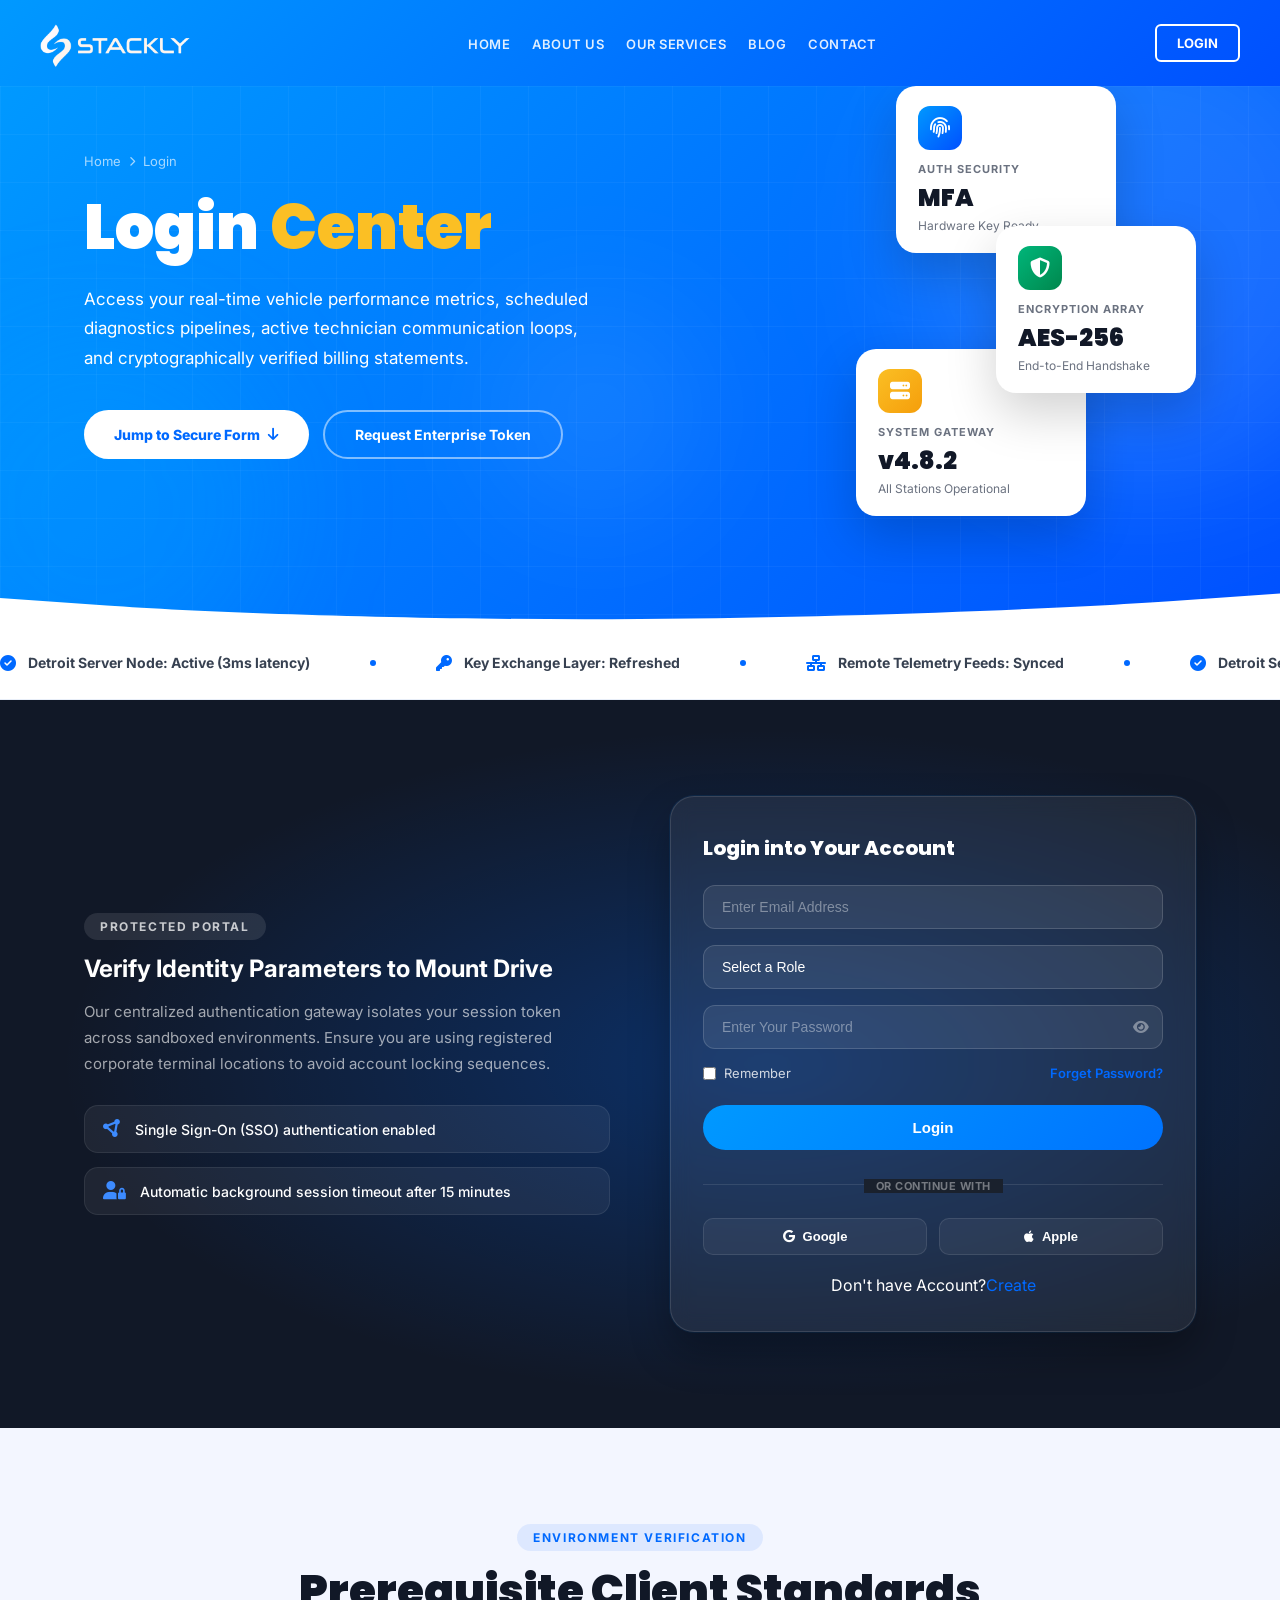
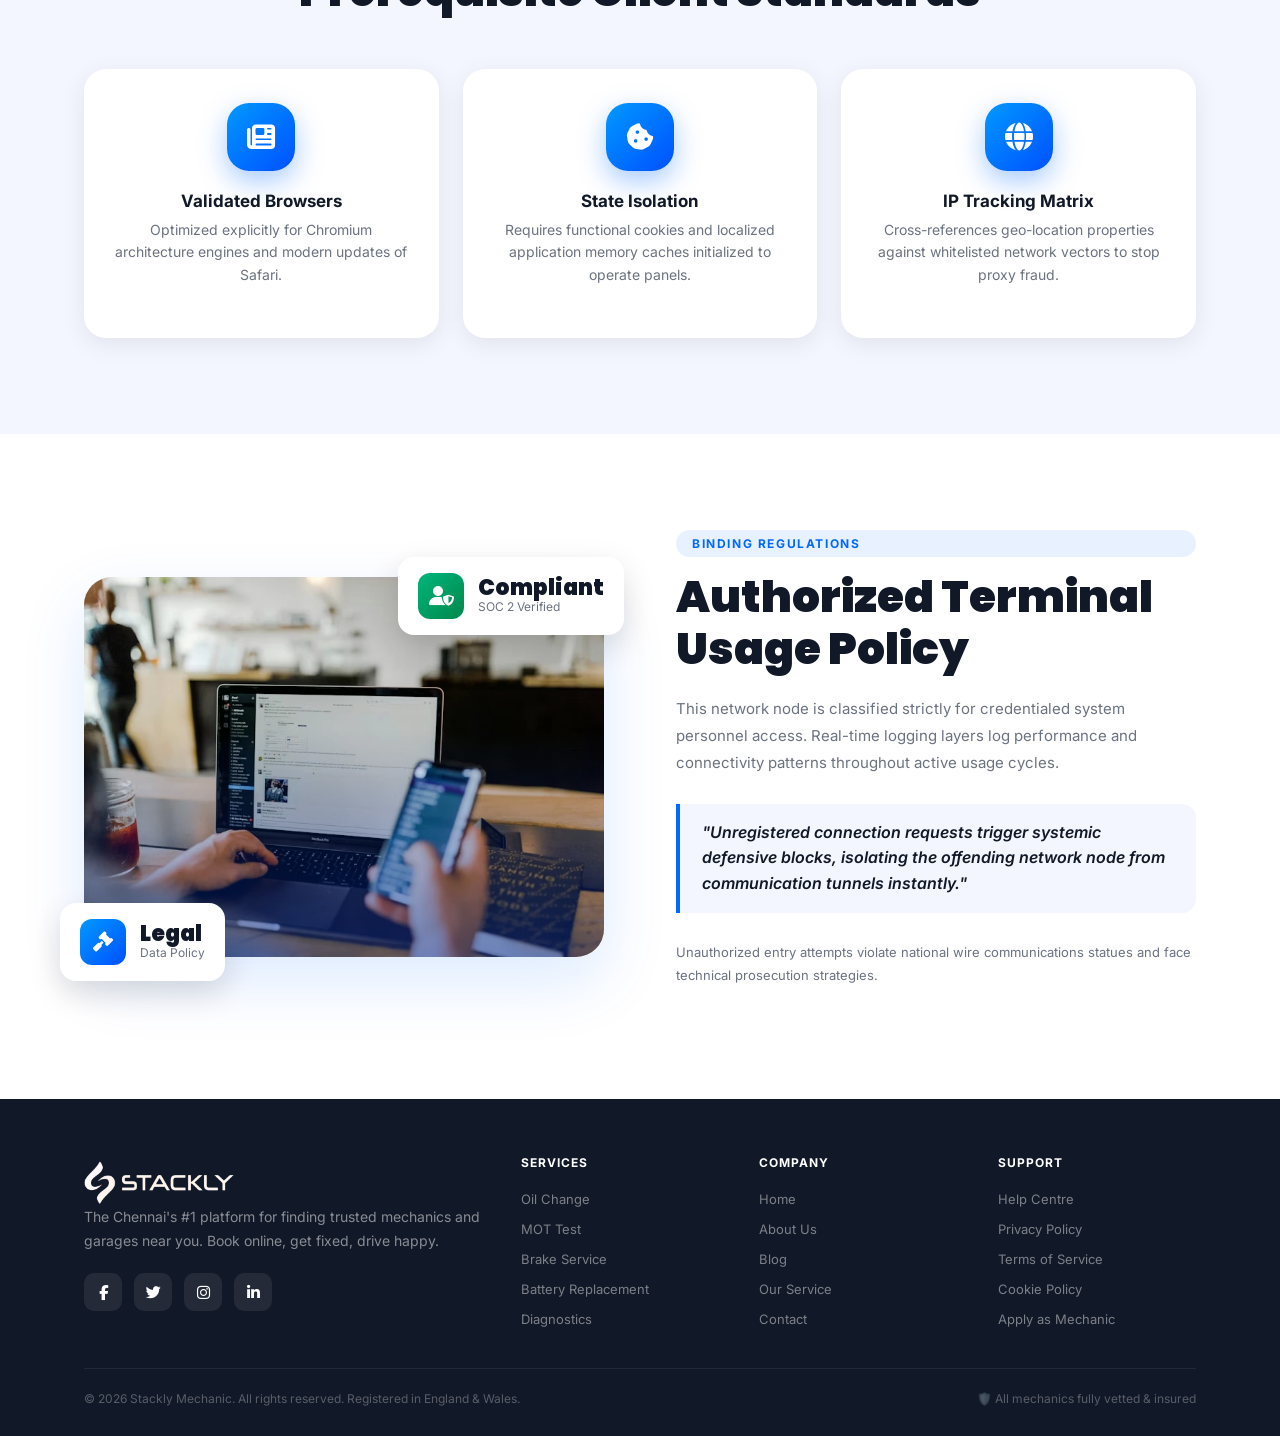
<file: user.html>
<!DOCTYPE html>
<html lang="en">
<head>
<meta charset="UTF-8">
<meta name="viewport" content="width=device-width, initial-scale=1.0">
<title> My Account</title>
<link href="https://fonts.googleapis.com/css2?family=Syne:wght@400;500;600;700;800&family=DM+Sans:wght@300;400;500;600&display=swap" rel="stylesheet">
<link rel="stylesheet" href="https://cdnjs.cloudflare.com/ajax/libs/font-awesome/6.5.0/css/all.min.css">
<link rel="stylesheet" href="./dashboard.css">
</head>
<body>

<!-- OVERLAY -->
<div class="overlay" id="overlay" onclick="closeSidebar()"></div>

<!-- ── SIDEBAR ── -->
<aside class="sidebar" id="sidebar">
   <div class="sidebar-logo">
    <a href="./index.html">
     <img src="./src/Untitled design-compressed (1).webp" alt="">
   </a> 
  </div>

  <div class="nav-section">My Account</div>
  <ul>
    <li class="nav-item active" onclick="navigate('home', this)" data-page="home">
      <i class="fas fa-gauge-high"></i> Overview
    </li>
    <li class="nav-item" onclick="navigate('appointments', this)" data-page="appointments">
      <i class="fas fa-calendar-check"></i> My Appointments
      <span class="nav-badge">2</span>
    </li>
    <li class="nav-item" onclick="navigate('vehicles', this)" data-page="vehicles">
      <i class="fas fa-car"></i> My Vehicles
    </li>
    <li class="nav-item" onclick="navigate('tracking', this)" data-page="tracking">
      <i class="fas fa-location-dot"></i> Track Service
      <span class="nav-badge">1</span>
    </li>
    <li class="nav-item" onclick="navigate('invoices', this)" data-page="invoices">
      <i class="fas fa-file-invoice-dollar"></i> Invoices
    </li>
  </ul>

  <div class="nav-section">More</div>
  <ul>
    <li class="nav-item" onclick="navigate('profile', this)" data-page="profile">
      <i class="fas fa-circle-user"></i> My Profile
    </li>
    <li class="nav-item" onclick="navigate('support', this)" data-page="support">
      <i class="fas fa-headset"></i> Support
    </li>
  </ul>

  <div class="sidebar-footer">v2.4.1 &copy; 2026 AutoServe</div>
</aside>

<!-- ── TOPBAR ── -->
<header class="topbar">
  <button class="hamburger icon-btn" onclick="toggleSidebar()"><i class="fas fa-bars"></i></button>
  <div class="topbar-title" id="topbar-title">Overview</div>

  <div class="topbar-actions">
    <button class="icon-btn not-found-btn" title="Notifications">
      <i class="fas fa-bell"></i>
      <span class="dot"></span>
    </button>
    <div class="topbar-user" onclick="toggleDropdown()">
      <div class="user-av" id="user-av"><i class="fa-solid fa-user"></i></div>
      <div class="user-info">
        <div class="user-name" id="user-email-name"></div>
        <div class="user-role">Customer</div>
      </div>
      <i class="fas fa-chevron-down" style="font-size:.65rem;color:var(--muted);margin-left:4px"></i>
      <div class="user-dropdown" id="user-dropdown">
        <div class="dropdown-item"><i class="fas fa-circle-user"></i> My Profile</div>
        <div class="dropdown-item"><i class="fas fa-envelope"></i> <span id="user-email"></span></div>
        <div class="dropdown-divider"></div>
        <div class="dropdown-item logout"><i class="fas fa-right-from-bracket"></i> Logout</div>
      </div>
    </div>
  </div>
</header>

<!-- ── MAIN ── -->
<main class="main">

<!-- ════════════════════════════════════════════════════
     PAGE 1 — OVERVIEW / HOME
════════════════════════════════════════════════════ -->
<section class="page active" id="page-home">
  <div class="page-header">
    <h1>Welcome back.</h1>
    <p>Here's a summary of your vehicles and upcoming service visits.</p>
  </div>

  <!-- STAT CARDS -->
  <div class="grid-4">
    <div class="stat-card">
      <div class="stat-top">
        <div class="stat-icon" style="background:rgba(249,115,22,.15)">
          <i class="fas fa-car" style="color:var(--accent)"></i>
        </div>
      </div>
      <div class="stat-val">2</div>
      <div class="stat-label">Registered Vehicles</div>
    </div>
    <div class="stat-card">
      <div class="stat-top">
        <div class="stat-icon" style="background:rgba(59,130,246,.12)">
          <i class="fas fa-calendar-check" style="color:var(--info)"></i>
        </div>
        <span class="stat-change up">Active</span>
      </div>
      <div class="stat-val">1</div>
      <div class="stat-label">Service In Progress</div>
    </div>
    <div class="stat-card">
      <div class="stat-top">
        <div class="stat-icon" style="background:rgba(34,197,94,.12)">
          <i class="fas fa-circle-check" style="color:var(--success)"></i>
        </div>
      </div>
      <div class="stat-val">14</div>
      <div class="stat-label">Total Services Done</div>
    </div>
    <div class="stat-card">
      <div class="stat-top">
        <div class="stat-icon" style="background:rgba(234,179,8,.12)">
          <i class="fas fa-star" style="color:var(--warning)"></i>
        </div>
      </div>
      <div class="stat-val">4.8</div>
      <div class="stat-label">Your Avg Rating Given</div>
    </div>
  </div>

  <div class="grid-2-1">
    <!-- Spend Chart -->
    <div class="card">
      <div class="card-head">
        <div class="card-title">Service Spend — 2026</div>
        <button class="card-action not-found-btn">This Year</button>
      </div>
      <div class="chart-area" id="spendChart"></div>
      <div class="bar-label" id="spendLabels"></div>
    </div>

    <!-- Active Job Snapshot -->
    <div class="card">
      <div class="card-head">
        <div class="card-title">Active Job</div>
        <button class="card-action" onclick="navigate('tracking', document.querySelector('[data-page=tracking]'))">Track →</button>
      </div>
      <div style="text-align:center;padding:10px 0">
        <div style="font-size:2rem;margin-bottom:8px">🔧</div>
        <div style="font-family:'Syne',sans-serif;font-size:.95rem;font-weight:700">AC Repair</div>
        <div style="font-size:.75rem;color:var(--muted);margin:4px 0 12px">Honda City · TN 58 BQ 7890</div>
        <span class="badge badge-orange">In Progress</span>
        <div style="margin-top:14px">
          <div style="display:flex;justify-content:space-between;font-size:.74rem;color:var(--muted);margin-bottom:5px"><span>Progress</span><span>65%</span></div>
          <div class="progress-bar"><div class="progress-fill" style="width:65%"></div></div>
        </div>
        <div style="font-size:.72rem;color:var(--muted);margin-top:10px"><i class="fas fa-clock"></i> ETA: Today 3:00 PM · Bay 1 · Sanjay K.</div>
      </div>
    </div>
  </div>

  <!-- Upcoming Appointments -->
  <div class="grid-2">
    <div class="card">
      <div class="card-head">
        <div class="card-title">Upcoming Appointments</div>
        <button class="btn btn-primary btn-sm" onclick="navigate('appointments', document.querySelector('[data-page=appointments]'))">+ Book</button>
      </div>
      <div class="appt-item">
        <div class="appt-date"><div class="appt-day">10</div><div class="appt-mon">Jun</div></div>
        <div class="appt-body"><div class="appt-title">Engine Diagnostics — Maruti Swift</div><div class="appt-sub">Bay 2 · Confirmed</div></div>
        <div class="appt-time">10:00 AM</div>
      </div>
      <div class="appt-item">
        <div class="appt-date"><div class="appt-day">18</div><div class="appt-mon">Jun</div></div>
        <div class="appt-body"><div class="appt-title">Full Service — Honda City</div><div class="appt-sub">Bay 1 · Pending confirmation</div></div>
        <div class="appt-time">11:00 AM</div>
      </div>
      <div style="margin-top:12px;text-align:center">
        <button class="btn btn-outline btn-sm" onclick="navigate('appointments', document.querySelector('[data-page=appointments]'))">View all appointments</button>
      </div>
    </div>

    <!-- Notifications -->
    <div class="card">
      <div class="card-head"><div class="card-title">Notifications</div></div>
      <div class="notif-item notif-unread">
        <div class="notif-icon" style="background:rgba(249,115,22,.12);color:var(--accent)"><i class="fas fa-car-wrench"></i></div>
        <div class="notif-body"><div class="notif-text">Your Honda City AC Repair is 65% complete. Estimated pickup by 3 PM today.</div><div class="notif-time">1 hr ago</div></div>
      </div>
      <div class="notif-item notif-unread">
        <div class="notif-icon" style="background:rgba(59,130,246,.12);color:var(--info)"><i class="fas fa-calendar-check"></i></div>
        <div class="notif-body"><div class="notif-text">Appointment confirmed for Engine Diagnostics on June 10 at 10:00 AM.</div><div class="notif-time">Yesterday</div></div>
      </div>
      <div class="notif-item">
        <div class="notif-icon" style="background:rgba(34,197,94,.12);color:var(--success)"><i class="fas fa-file-invoice"></i></div>
        <div class="notif-body"><div class="notif-text">Invoice #INV-2208 (₹2,200) for AC Repair is ready. Payment due on delivery.</div><div class="notif-time">2 hrs ago</div></div>
      </div>
      <div class="notif-item">
        <div class="notif-icon" style="background:rgba(234,179,8,.12);color:var(--warning)"><i class="fas fa-rotate"></i></div>
        <div class="notif-body"><div class="notif-text">Service reminder: Your Maruti Swift is due for an oil change in ~1,400 km.</div><div class="notif-time">3 days ago</div></div>
      </div>
    </div>
  </div>
</section>

<!-- ════════════════════════════════════════════════════
     PAGE 2 — MY APPOINTMENTS
════════════════════════════════════════════════════ -->
<section class="page" id="page-appointments">
  <div class="page-header">
    <h1>My Appointments</h1>
    <p>Book, reschedule, or cancel service visits for your vehicles.</p>
  </div>

  <div class="grid-4">
    <div class="stat-card"><div class="stat-top"><div class="stat-icon" style="background:rgba(249,115,22,.15)"><i class="fas fa-calendar-day" style="color:var(--accent)"></i></div></div><div class="stat-val">1</div><div class="stat-label">Today</div></div>
    <div class="stat-card"><div class="stat-top"><div class="stat-icon" style="background:rgba(59,130,246,.12)"><i class="fas fa-calendar-week" style="color:var(--info)"></i></div></div><div class="stat-val">2</div><div class="stat-label">Upcoming</div></div>
    <div class="stat-card"><div class="stat-top"><div class="stat-icon" style="background:rgba(34,197,94,.12)"><i class="fas fa-circle-check" style="color:var(--success)"></i></div></div><div class="stat-val">12</div><div class="stat-label">Completed</div></div>
    <div class="stat-card"><div class="stat-top"><div class="stat-icon" style="background:rgba(239,68,68,.12)"><i class="fas fa-calendar-xmark" style="color:var(--danger)"></i></div></div><div class="stat-val">1</div><div class="stat-label">Cancelled</div></div>
  </div>

  <div class="grid-2">
    <!-- Upcoming List -->
    <div class="card">
      <div class="card-head"><div class="card-title">Upcoming Appointments</div></div>
      <div class="appt-item">
        <div class="appt-date"><div class="appt-day">09</div><div class="appt-mon">Jun</div></div>
        <div class="appt-body">
          <div class="appt-title">AC Repair — Honda City</div>
          <div class="appt-sub">Bay 1 · Sanjay K. · <span class="badge badge-orange">In Progress</span></div>
        </div>
        <div class="appt-time">11:30 AM</div>
      </div>
      <div class="appt-item">
        <div class="appt-date"><div class="appt-day">10</div><div class="appt-mon">Jun</div></div>
        <div class="appt-body">
          <div class="appt-title">Engine Diagnostics — Maruti Swift</div>
          <div class="appt-sub">Bay 2 · Auto-assign · <span class="badge badge-blue">Confirmed</span></div>
        </div>
        <div class="appt-time">10:00 AM</div>
      </div>
      <div class="appt-item">
        <div class="appt-date"><div class="appt-day">18</div><div class="appt-mon">Jun</div></div>
        <div class="appt-body">
          <div class="appt-title">Full Service — Honda City</div>
          <div class="appt-sub">Bay 1 · Auto-assign · <span class="badge badge-yellow">Pending</span></div>
        </div>
        <div class="appt-time">11:00 AM</div>
      </div>
    </div>

    <!-- Book Form -->
    <div class="card">
      <div class="card-head"><div class="card-title">Book New Appointment</div></div>
      <div class="form-group">
        <label class="form-label">Select Vehicle</label>
        <select class="form-control">
          <option>Honda City — TN 58 BQ 7890</option>
          <option>Maruti Swift — TN 01 AZ 9912</option>
        </select>
      </div>
      <div class="form-group">
        <label class="form-label">Service Type</label>
        <select class="form-control">
          <option>Select service…</option>
          <option>Engine Oil Change</option>
          <option>Full Service</option>
          <option>AC Repair / Refill</option>
          <option>Battery Check</option>
          <option>Brake Service</option>
          <option>Tyre Rotation / Replacement</option>
        </select>
      </div>
      <div class="form-row">
        <div class="form-group">
          <label class="form-label">Preferred Date</label>
          <input class="form-control" type="date" value="2026-06-12">
        </div>
        <div class="form-group">
          <label class="form-label">Time Slot</label>
          <select class="form-control">
            <option>09:00 AM</option>
            <option>11:00 AM</option>
            <option>02:00 PM</option>
            <option>04:00 PM</option>
          </select>
        </div>
      </div>
      <div class="form-group">
        <label class="form-label">Additional Notes</label>
        <textarea class="form-control" rows="2" placeholder="Describe the issue or any special instructions…"></textarea>
      </div>
        <a href="./404.html">
            <button class="btn btn-primary not-found-btn"  style="width:100%">  <a href="./404.html"><i class="fas fa-calendar-plus"> </i> Request Appointment</button>
        </a>
     
    </div>
  </div>

  <!-- All Appointments Table -->
  <div class="card">
    <div class="card-head"><div class="card-title">All Appointments</div><button class="card-action not-found-btn">Filter</button></div>
    <div class="table-wrap">
      <table>
        <thead>
          <tr><th>Ref</th><th>Vehicle</th><th>Service</th><th>Date & Time</th><th>Technician</th><th>Status</th><th></th></tr>
        </thead>
        <tbody>
          <tr><td>#AP-401</td><td>Honda City</td><td>AC Repair</td><td>09 Jun, 11:30</td><td>Sanjay K.</td><td><span class="badge badge-orange">In Progress</span></td><td><button class="btn btn-outline btn-sm  not-found-btn">Reschedule</button></td></tr>
          <tr><td>#AP-403</td><td>Maruti Swift</td><td>Engine Diagnostics</td><td>10 Jun, 10:00</td><td>Auto</td><td><span class="badge badge-blue">Confirmed</span></td><td><button class="btn btn-outline btn-sm not-found-btn">Cancel</button></td></tr>
          <tr><td>#AP-412</td><td>Honda City</td><td>Full Service</td><td>18 Jun, 11:00</td><td>Auto</td><td><span class="badge badge-yellow">Pending</span></td><td><button class="btn btn-outline btn-sm not-found-btn">Cancel</button></td></tr>
          <tr><td>#AP-388</td><td>Honda City</td><td>Oil Change</td><td>12 Mar, 09:00</td><td>Mehul P.</td><td><span class="badge badge-green">Completed</span></td><td><button class="btn btn-outline btn-sm not-found-btn">Rebook</button></td></tr>
          <tr><td>#AP-371</td><td>Maruti Swift</td><td>Tyre Rotation</td><td>05 Jan, 11:00</td><td>Mehul P.</td><td><span class="badge badge-green">Completed</span></td><td><button class="btn btn-outline btn-sm not-found-btn">Rebook</button></td></tr>
        </tbody>
      </table>
    </div>
  </div>
</section>

<!-- ════════════════════════════════════════════════════
     PAGE 3 — MY VEHICLES
════════════════════════════════════════════════════ -->
<section class="page" id="page-vehicles">
  <div class="page-header">
    <h1>My Vehicles</h1>
    <p>Service history, health status, and quick actions for each of your vehicles.</p>
  </div>

  <div class="grid-3">
    <!-- Vehicle 1 -->
    <div class="vehicle-card">
      <div class="vehicle-head">
        <div class="vehicle-icon">1</div>
        <div>
          <div class="vehicle-name">Honda City (2021)</div>
          <div class="vehicle-plate">TN 58 BQ 7890</div>
        </div>
        <span class="badge badge-orange" style="margin-left:auto">In Service</span>
      </div>
      <div class="vehicle-meta">
        <span class="vehicle-tag">Diesel</span>
        <span class="vehicle-tag">52,100 km</span>
        <span class="vehicle-tag">9 services</span>
      </div>
      <div>
        <div style="display:flex;justify-content:space-between;font-size:.78rem;color:var(--muted);margin-bottom:4px"><span>Service Health</span><span>54%</span></div>
        <div class="progress-bar"><div class="progress-fill" style="width:54%"></div></div>
      </div>
      <div style="font-size:.74rem;color:var(--warning)"><i class="fas fa-triangle-exclamation"></i> Next service overdue — book now</div>
      <div style="display:flex;gap:8px">
        <button class="btn btn-outline btn-sm not-found-btn" style="flex:1">History</button>
        <button class="btn btn-primary btn-sm not-found-btn" style="flex:1">Track Job</button>
      </div>
    </div>

    <!-- Vehicle 2 -->
    <div class="vehicle-card">
      <div class="vehicle-head">
        <div class="vehicle-icon">2</div>
        <div>
          <div class="vehicle-name">Maruti Swift (2023)</div>
          <div class="vehicle-plate">TN 01 AZ 9912</div>
        </div>
        <span class="badge badge-green" style="margin-left:auto">Active</span>
      </div>
      <div class="vehicle-meta">
        <span class="vehicle-tag">Petrol</span>
        <span class="vehicle-tag">8,600 km</span>
        <span class="vehicle-tag">5 services</span>
      </div>
      <div>
        <div style="display:flex;justify-content:space-between;font-size:.78rem;color:var(--muted);margin-bottom:4px"><span>Service Health</span><span>97%</span></div>
        <div class="progress-bar"><div class="progress-fill" style="width:97%"></div></div>
      </div>
      <div style="font-size:.74rem;color:var(--success)"><i class="fas fa-circle-check"></i> In good shape — next service ~1,400 km away</div>
      <div style="display:flex;gap:8px">
        <button class="btn btn-outline btn-sm not-found-btn" style="flex:1">History</button>
        <button class="btn btn-primary btn-sm not-found-btn" style="flex:1">Book Service</button>
      </div>
    </div>

    <!-- Add Vehicle -->
    <div class="vehicle-card" style="border:1px dashed var(--border);justify-content:center;align-items:center;min-height:220px;cursor:pointer">
      <div style="text-align:center;color:var(--muted)">
        <i class="fas fa-plus-circle" style="font-size:2rem;color:var(--accent);margin-bottom:10px"></i>
        <div style="font-weight:600;font-size:.875rem">Add Vehicle</div>
        <div style="font-size:.78rem;margin-top:4px">Register a new car</div>
      </div>
    </div>
  </div>

  <!-- History + Add Vehicle Form -->
  <div class="grid-2">
    <div class="card">
      <div class="card-head">
        <div class="card-title">Service History — TN 58 BQ 7890</div>
        <button class="card-action not-found-btn">Download PDF</button>
      </div>
      <div class="timeline">
        <div class="tl-item"><div class="tl-dot active"></div><div><div class="tl-title">AC Repair — In Progress</div><div class="tl-sub">09 Jun 2026 · Sanjay K.</div></div></div>
        <div class="tl-item"><div class="tl-dot done"></div><div><div class="tl-title">Oil Change + Filter Replacement</div><div class="tl-sub">12 Mar 2026 · Mehul P. · ₹1,400</div></div></div>
        <div class="tl-item"><div class="tl-dot done"></div><div><div class="tl-title">Full Service Inspection</div><div class="tl-sub">05 Dec 2025 · Arif M. · ₹6,200</div></div></div>
        <div class="tl-item"><div class="tl-dot done"></div><div><div class="tl-title">Tyre Rotation</div><div class="tl-sub">18 Sep 2025 · Mehul P. · ₹800</div></div></div>
        <div class="tl-item"><div class="tl-dot done"></div><div><div class="tl-title">Brake Fluid Change</div><div class="tl-sub">03 Jun 2025 · Sanjay K. · ₹950</div></div></div>
      </div>
    </div>

    <div class="card">
      <div class="card-head"><div class="card-title">Register New Vehicle</div></div>
      <div class="form-group"><label class="form-label">Make / Brand</label>
        <select class="form-control"><option>Maruti</option><option>Hyundai</option><option>Tata</option><option>Honda</option><option>Toyota</option><option>Kia</option><option>MG</option></select>
      </div>
      <div class="form-row">
        <div class="form-group"><label class="form-label">Model</label><input class="form-control" placeholder="e.g. Swift"></div>
        <div class="form-group"><label class="form-label">Year</label><input class="form-control" type="number" placeholder="2023"></div>
      </div>
      <div class="form-row">
        <div class="form-group"><label class="form-label">Fuel Type</label>
          <select class="form-control"><option>Petrol</option><option>Diesel</option><option>Electric</option><option>CNG</option></select>
        </div>
        <div class="form-group"><label class="form-label">Current Km</label><input class="form-control" type="number" placeholder="12500"></div>
      </div>
      <div class="form-group"><label class="form-label">Registration No.</label><input class="form-control" placeholder="TN 01 AB 1234"></div>
      <button class="btn btn-primary not-found-btn" style="width:100%"><i class="fas fa-car-side"></i> Add Vehicle</button>
    </div>
  </div>
</section>

<!-- ════════════════════════════════════════════════════
     PAGE 4 — TRACK SERVICE
════════════════════════════════════════════════════ -->
<section class="page" id="page-tracking">
  <div class="page-header">
    <h1>Track My Service</h1>
    <p>Real-time progress for your active job orders.</p>
  </div>

  <!-- Active Job Card -->
  <div class="card" style="border-color:rgba(249,115,22,.3);background:linear-gradient(135deg,rgba(249,115,22,.05),var(--surface))">
    <div style="display:flex;align-items:flex-start;justify-content:space-between;flex-wrap:wrap;gap:12px;margin-bottom:20px">
      <div>
        <div style="font-family:'Syne',sans-serif;font-size:1.1rem;font-weight:700">AC Repair — Honda City</div>
        <div style="font-size:.8rem;color:var(--muted);margin-top:3px">Job #SJ-2090 · TN 58 BQ 7890 · Bay 1</div>
      </div>
      <span class="badge badge-orange" style="font-size:.75rem;padding:6px 14px">In Progress</span>
    </div>
    <div style="display:flex;gap:20px;flex-wrap:wrap;margin-bottom:20px">
      <div style="font-size:.8rem"><span style="color:var(--muted)">Technician</span><br><strong>Sanjay Kumar</strong></div>
      <div style="font-size:.8rem"><span style="color:var(--muted)">Started</span><br><strong>09 Jun, 11:30 AM</strong></div>
      <div style="font-size:.8rem"><span style="color:var(--muted)">Estimated Ready</span><br><strong>Today, 3:00 PM</strong></div>
      <div style="font-size:.8rem"><span style="color:var(--muted)">Estimated Cost</span><br><strong>₹2,200</strong></div>
    </div>

    <!-- Step Tracker -->
    <div style="display:flex;gap:0;margin-bottom:20px;overflow-x:auto;padding-bottom:4px">
      <!-- Steps -->
      <div style="flex:1;text-align:center;min-width:90px">
        <div style="width:32px;height:32px;border-radius:50%;background:var(--success);display:flex;align-items:center;justify-content:center;margin:0 auto 6px;font-size:.8rem;color:#fff"><i class="fas fa-check"></i></div>
        <div style="font-size:.7rem;font-weight:600">Received</div>
        <div style="font-size:.65rem;color:var(--muted)">11:30 AM</div>
      </div>
      <div style="flex:0 0 30px;display:flex;align-items:center;padding-bottom:22px"><div style="height:2px;width:100%;background:var(--success)"></div></div>
      <div style="flex:1;text-align:center;min-width:90px">
        <div style="width:32px;height:32px;border-radius:50%;background:var(--success);display:flex;align-items:center;justify-content:center;margin:0 auto 6px;font-size:.8rem;color:#fff"><i class="fas fa-check"></i></div>
        <div style="font-size:.7rem;font-weight:600">Diagnosed</div>
        <div style="font-size:.65rem;color:var(--muted)">12:00 PM</div>
      </div>
      <div style="flex:0 0 30px;display:flex;align-items:center;padding-bottom:22px"><div style="height:2px;width:100%;background:var(--success)"></div></div>
      <div style="flex:1;text-align:center;min-width:90px">
        <div style="width:32px;height:32px;border-radius:50%;background:var(--accent);display:flex;align-items:center;justify-content:center;margin:0 auto 6px;font-size:.8rem;color:#fff;box-shadow:0 0 0 5px rgba(249,115,22,.2)"><i class="fas fa-wrench"></i></div>
        <div style="font-size:.7rem;font-weight:600;color:var(--accent)">Working</div>
        <div style="font-size:.65rem;color:var(--muted)">In progress</div>
      </div>
      <div style="flex:0 0 30px;display:flex;align-items:center;padding-bottom:22px"><div style="height:2px;width:100%;background:var(--border)"></div></div>
      <div style="flex:1;text-align:center;min-width:90px">
        <div style="width:32px;height:32px;border-radius:50%;background:var(--border);display:flex;align-items:center;justify-content:center;margin:0 auto 6px;font-size:.8rem;color:var(--muted)"><i class="fas fa-car-side"></i></div>
        <div style="font-size:.7rem;font-weight:600;color:var(--muted)">Quality Check</div>
        <div style="font-size:.65rem;color:var(--muted)">Pending</div>
      </div>
      <div style="flex:0 0 30px;display:flex;align-items:center;padding-bottom:22px"><div style="height:2px;width:100%;background:var(--border)"></div></div>
      <div style="flex:1;text-align:center;min-width:90px">
        <div style="width:32px;height:32px;border-radius:50%;background:var(--border);display:flex;align-items:center;justify-content:center;margin:0 auto 6px;font-size:.8rem;color:var(--muted)"><i class="fas fa-flag-checkered"></i></div>
        <div style="font-size:.7rem;font-weight:600;color:var(--muted)">Ready</div>
        <div style="font-size:.65rem;color:var(--muted)">~3:00 PM</div>
      </div>
    </div>

    <div style="display:flex;justify-content:space-between;font-size:.78rem;color:var(--muted);margin-bottom:6px"><span>Overall Progress</span><span style="color:var(--accent);font-weight:600">65%</span></div>
    <div class="progress-bar" style="height:10px"><div class="progress-fill" style="width:65%"></div></div>
  </div>

  <!-- Technician Note + Updates -->
  <div class="grid-2">
    <div class="card">
      <div class="card-head"><div class="card-title">Technician Notes</div></div>
      <div class="notif-item notif-unread">
        <div class="notif-icon" style="background:rgba(249,115,22,.12);color:var(--accent)"><i class="fas fa-user-gear"></i></div>
        <div class="notif-body"><div class="notif-text">Diagnosed low refrigerant (R134a) and a faulty compressor seal. Parts sourced from stock. Replacement underway.</div><div class="notif-time">Sanjay K. · 12:45 PM</div></div>
      </div>
      <div class="notif-item">
        <div class="notif-icon" style="background:rgba(59,130,246,.12);color:var(--info)"><i class="fas fa-clipboard-check"></i></div>
        <div class="notif-body"><div class="notif-text">Initial inspection complete. Vehicle checked in and moved to Bay 1.</div><div class="notif-time">Workshop · 11:35 AM</div></div>
      </div>
    </div>

    <div class="card">
      <div class="card-head"><div class="card-title">Contact Garage</div></div>
      <div style="display:flex;flex-direction:column;gap:10px">
        <a href="tel:+919443200123" style="text-decoration:none">
          <div class="track-card">
            <div class="track-icon" style="background:rgba(34,197,94,.12);color:var(--success)"><i class="fas fa-phone"></i></div>
            <div class="track-body"><div class="track-title">Call Garage</div><div class="track-sub">+91 94432 00123</div></div>
            <i class="fas fa-chevron-right" style="color:var(--muted);font-size:.75rem"></i>
          </div>
        </a>
        <div class="track-card" style="cursor:pointer">
          <div class="track-icon" style="background:rgba(249,115,22,.12);color:var(--accent)"><i class="fas fa-comment-dots"></i></div>
          <div class="track-body"><div class="track-title">Send Message</div><div class="track-sub">Chat with service desk</div></div>
          <i class="fas fa-chevron-right" style="color:var(--muted);font-size:.75rem"></i>
        </div>
      </div>
    </div>
  </div>
</section>

<!-- ════════════════════════════════════════════════════
     PAGE 5 — INVOICES
════════════════════════════════════════════════════ -->
<section class="page" id="page-invoices">
  <div class="page-header">
    <h1>My Invoices</h1>
    <p>View, download, and pay outstanding invoices.</p>
  </div>

  <div class="grid-4">
    <div class="stat-card"><div class="stat-top"><div class="stat-icon" style="background:rgba(34,197,94,.12)"><i class="fas fa-indian-rupee-sign" style="color:var(--success)"></i></div></div><div class="stat-val">₹18.4k</div><div class="stat-label">Total Spent (2026)</div></div>
    <div class="stat-card"><div class="stat-top"><div class="stat-icon" style="background:rgba(59,130,246,.12)"><i class="fas fa-file-invoice" style="color:var(--info)"></i></div></div><div class="stat-val">14</div><div class="stat-label">Total Invoices</div></div>
    <div class="stat-card"><div class="stat-top"><div class="stat-icon" style="background:rgba(234,179,8,.12)"><i class="fas fa-hourglass-half" style="color:var(--warning)"></i></div></div><div class="stat-val">₹2,200</div><div class="stat-label">Pending Payment</div></div>
    <div class="stat-card"><div class="stat-top"><div class="stat-icon" style="background:rgba(249,115,22,.15)"><i class="fas fa-download" style="color:var(--accent)"></i></div></div><div class="stat-val">3</div><div class="stat-label">Available to Download</div></div>
  </div>

  <!-- Pending Payment Banner -->
  <div style="background:rgba(249,115,22,.08);border:1px solid rgba(249,115,22,.25);border-radius:var(--radius);padding:16px 20px;display:flex;align-items:center;gap:14px;margin-bottom:20px;flex-wrap:wrap">
    <i class="fas fa-triangle-exclamation" style="color:var(--accent);font-size:1.2rem"></i>
    <div style="flex:1;min-width:0">
      <div style="font-weight:600;font-size:.9rem">Invoice #INV-2208 is awaiting payment</div>
      <div style="font-size:.78rem;color:var(--muted);margin-top:2px">AC Repair · Honda City · ₹2,200 · Due on delivery</div>
    </div>
    <button class="btn btn-primary btn-sm not-found-btn"><i class="fas fa-credit-card"></i> Pay Now</button>
  </div>

  <!-- Invoice List -->
  <div class="card">
    <div class="card-head"><div class="card-title not-found-btn ">All Invoices</div><button class="card-action not-found-btn">Download All</button></div>
    <div class="table-wrap">
      <table>
        <thead>
          <tr><th>Invoice #</th><th>Service</th><th>Vehicle</th><th>Date</th><th>Amount</th><th>Status</th><th></th></tr>
        </thead>
        <tbody>
          <tr>
            <td><strong>#INV-2208</strong></td>
            <td>AC Repair</td>
            <td>Honda City</td>
            <td>09 Jun 2026</td>
            <td style="font-weight:600">₹2,200</td>
            <td><span class="badge badge-yellow">Pending</span></td>
            <td><button class="btn btn-primary btn-sm not-found-btn">Pay</button></td>
          </tr>
          <tr>
            <td><strong>#INV-2180</strong></td>
            <td>Oil Change + Filter</td>
            <td>Honda City</td>
            <td>12 Mar 2026</td>
            <td style="font-weight:600">₹1,400</td>
            <td><span class="badge badge-green">Paid</span></td>
            <td><button class="btn btn-outline not-found-btn btn-sm"><i class="fas fa-download"></i></button></td>
          </tr>
          <tr>
            <td><strong>#INV-2141</strong></td>
            <td>Tyre Rotation</td>
            <td>Maruti Swift</td>
            <td>05 Jan 2026</td>
            <td style="font-weight:600">₹800</td>
            <td><span class="badge badge-green">Paid</span></td>
            <td><button class="btn not-found-btn btn-outline btn-sm"><i class="fas fa-download"></i></button></td>
          </tr>
          <tr>
            <td><strong>#INV-2098</strong></td>
            <td>Full Service Inspection</td>
            <td>Honda City</td>
            <td>05 Dec 2025</td>
            <td style="font-weight:600">₹6,200</td>
            <td><span class="badge badge-green">Paid</span></td>
            <td><button class="btn not-found-btn btn-outline btn-sm"><i class="fas fa-download"></i></button></td>
          </tr>
          <tr>
            <td><strong>#INV-2065</strong></td>
            <td>Brake Fluid Change</td>
            <td>Honda City</td>
            <td>03 Jun 2025</td>
            <td style="font-weight:600">₹950</td>
            <td><span class="badge badge-green">Paid</span></td>
            <td><button class="btn not-found-btn btn-outline btn-sm"><i class="fas fa-download"></i></button></td>
          </tr>
        </tbody>
      </table>
    </div>
  </div>

  <!-- Rate Last Service -->
  <div class="card">
    <div class="card-head"><div class="card-title">Rate Your Last Service</div></div>
    <div style="display:flex;align-items:flex-start;gap:20px;flex-wrap:wrap">
      <div style="flex:1;min-width:200px">
        <div style="font-size:.875rem;font-weight:500;margin-bottom:4px">AC Repair — Honda City</div>
        <div style="font-size:.75rem;color:var(--muted);margin-bottom:14px">Technician: Sanjay Kumar · 09 Jun 2026</div>
        <div style="font-size:.78rem;color:var(--muted);margin-bottom:8px">How was your experience?</div>
        <div class="star-row" id="stars">
          <button class="star-btn" onclick="setRating(1)">★</button>
          <button class="star-btn" onclick="setRating(2)">★</button>
          <button class="star-btn" onclick="setRating(3)">★</button>
          <button class="star-btn" onclick="setRating(4)">★</button>
          <button class="star-btn" onclick="setRating(5)">★</button>
        </div>
      </div>
      <div style="flex:2;min-width:200px">
        <div class="form-group">
          <label class="form-label">Leave a comment (optional)</label>
          <textarea class="form-control" rows="3" placeholder="Excellent service! The AC is working perfectly now…"></textarea>
        </div>
        <button class="btn btn-primary"><i class="fas fa-paper-plane"></i> Submit Review</button>
      </div>
    </div>
  </div>
</section>

<!-- ════════════════════════════════════════════════════
     PAGE 6 — MY PROFILE
════════════════════════════════════════════════════ -->
<section class="page" id="page-profile">
  <div class="page-header">
    <h1>My Profile</h1>
    <p>Update your personal details and notification preferences.</p>
  </div>

  <div class="grid-2">
    <div class="card">
      <div class="card-head"><div class="card-title">Personal Information</div></div>
      <div style="display:flex;flex-direction:column;align-items:flex-start;margin-bottom:20px">
        <div class="profile-av">
          <i class="fa-solid fa-user"></i>
          <div class="profile-av-edit"><i class="fas fa-camera"></i></div>
        </div>
        <div style="font-family:'Syne',sans-serif;font-size:1.1rem;font-weight:700" id="user-email-name"> </div>
        <div style="font-size:.78rem;color:var(--muted)">Member since Jan 2024 &nbsp;·&nbsp; 14 services</div>
      </div>
      <div class="form-row">
        <div class="form-group"><label class="form-label">First Name</label><input class="form-control" value="xxx"></div>
        <div class="form-group"><label class="form-label">Last Name</label><input class="form-control" value="yyy"></div>
      </div>
      <div class="form-group"><label class="form-label">Email Address</label><input class="form-control" value="zzz"></div>
      <div class="form-row">
        <div class="form-group"><label class="form-label">Phone</label><input class="form-control" value="+91 98400 12345"></div>
        <div class="form-group"><label class="form-label">City</label><input class="form-control" value="Chennai"></div>
      </div>
      <div class="form-group"><label class="form-label">Address</label><textarea class="form-control" rows="2">14, Anna Nagar, Chennai, TN 600040</textarea></div>
      <button class="btn btn-primary not-found-btn"><i class="fas fa-floppy-disk"></i> Save Changes</button>
    </div>

    <div>
      <!-- Notification Prefs -->
      <div class="card">
        <div class="card-head"><div class="card-title">Notification Preferences</div></div>
        <div style="display:flex;flex-direction:column;gap:16px">
          <div style="display:flex;align-items:center;justify-content:space-between">
            <div><div style="font-size:.875rem;font-weight:600">Service Updates</div><div style="font-size:.75rem;color:var(--muted)">Progress and status changes</div></div>
            <label class="toggle"><input type="checkbox" checked><span class="track"></span></label>
          </div>
          <div style="display:flex;align-items:center;justify-content:space-between">
            <div><div style="font-size:.875rem;font-weight:600">Appointment Reminders</div><div style="font-size:.75rem;color:var(--muted)">24 hrs before your visit</div></div>
            <label class="toggle"><input type="checkbox" checked><span class="track"></span></label>
          </div>
          <div style="display:flex;align-items:center;justify-content:space-between">
            <div><div style="font-size:.875rem;font-weight:600">Invoice & Payment</div><div style="font-size:.75rem;color:var(--muted)">Alerts for new invoices</div></div>
            <label class="toggle"><input type="checkbox" checked><span class="track"></span></label>
          </div>
          <div style="display:flex;align-items:center;justify-content:space-between">
            <div><div style="font-size:.875rem;font-weight:600">Service Reminders</div><div style="font-size:.75rem;color:var(--muted)">When next service is due</div></div>
            <label class="toggle"><input type="checkbox"><span class="track"></span></label>
          </div>
          <div style="display:flex;align-items:center;justify-content:space-between">
            <div><div style="font-size:.875rem;font-weight:600">Promotions & Offers</div><div style="font-size:.75rem;color:var(--muted)">Discounts and seasonal deals</div></div>
            <label class="toggle"><input type="checkbox"><span class="track"></span></label>
          </div>
        </div>
      </div>

      <!-- Change Password -->
      <div class="card">
        <div class="card-head"><div class="card-title">Change Password</div></div>
        <div class="form-group"><label class="form-label">Current Password</label><input class="form-control" type="password" placeholder="••••••••"></div>
        <div class="form-group"><label class="form-label">New Password</label><input class="form-control" type="password" placeholder="••••••••"></div>
        <div class="form-group"><label class="form-label">Confirm New Password</label><input class="form-control" type="password" placeholder="••••••••"></div>
        <button class="btn btn-primary not-found-btn"><i class="fas fa-shield-halved"></i> Update Password</button>
      </div>
    </div>
  </div>
</section>

<!-- ════════════════════════════════════════════════════
     PAGE 7 — SUPPORT
════════════════════════════════════════════════════ -->
<section class="page" id="page-support">
  <div class="page-header">
    <h1>Support</h1>
    <p>Get help, raise a complaint, or ask us anything.</p>
  </div>

  <div class="grid-2">
    <!-- Quick Contact -->
    <div class="card">
      <div class="card-head"><div class="card-title">Contact Us</div></div>
      <div style="display:flex;flex-direction:column;gap:10px;margin-bottom:20px">
        <div class="track-card">
          <div class="track-icon" style="background:rgba(34,197,94,.12);color:var(--success)"><i class="fas fa-phone"></i></div>
          <div class="track-body"><div class="track-title">Call Support</div><div class="track-sub">+91 94432 00123 · Mon–Sat, 8AM–8PM</div></div>
        </div>
        <div class="track-card">
          <div class="track-icon" style="background:rgba(59,130,246,.12);color:var(--info)"><i class="fas fa-envelope"></i></div>
          <div class="track-body"><div class="track-title">Email Us</div><div class="track-sub">support@Stackly.in</div></div>
        </div>
        <div class="track-card">
          <div class="track-icon" style="background:rgba(249,115,22,.12);color:var(--accent)"><i class="fab fa-whatsapp"></i></div>
          <div class="track-body"><div class="track-title">WhatsApp</div><div class="track-sub">Message us for quick queries</div></div>
        </div>
      </div>

      <div class="card-head" style="border-top:1px solid var(--border);padding-top:16px"><div class="card-title">FAQs</div></div>
      <div style="display:flex;flex-direction:column;gap:8px">
        <div style="background:var(--surface2);border:1px solid var(--border);border-radius:var(--radius-sm);padding:12px;font-size:.83rem;cursor:pointer">
          <div style="display:flex;justify-content:space-between"><span>How do I reschedule my appointment?</span><i class="fas fa-chevron-down" style="color:var(--muted);font-size:.75rem"></i></div>
        </div>
        <div style="background:var(--surface2);border:1px solid var(--border);border-radius:var(--radius-sm);padding:12px;font-size:.83rem;cursor:pointer">
          <div style="display:flex;justify-content:space-between"><span>What payment methods are accepted?</span><i class="fas fa-chevron-down" style="color:var(--muted);font-size:.75rem"></i></div>
        </div>
        <div style="background:var(--surface2);border:1px solid var(--border);border-radius:var(--radius-sm);padding:12px;font-size:.83rem;cursor:pointer">
          <div style="display:flex;justify-content:space-between"><span>How do I download my invoice?</span><i class="fas fa-chevron-down" style="color:var(--muted);font-size:.75rem"></i></div>
        </div>
        <div style="background:var(--surface2);border:1px solid var(--border);border-radius:var(--radius-sm);padding:12px;font-size:.83rem;cursor:pointer">
          <div style="display:flex;justify-content:space-between"><span>Is my vehicle covered under warranty?</span><i class="fas fa-chevron-down" style="color:var(--muted);font-size:.75rem"></i></div>
        </div>
      </div>
    </div>

    <!-- Raise Complaint -->
    <div class="card">
      <div class="card-head"><div class="card-title">Raise a Complaint / Request</div></div>
      <div class="form-group">
        <label class="form-label">Type</label>
        <select class="form-control">
          <option>General Enquiry</option>
          <option>Service Complaint</option>
          <option>Billing Issue</option>
          <option>Appointment Problem</option>
          <option>Other</option>
        </select>
      </div>
      <div class="form-group">
        <label class="form-label">Related Job / Invoice (optional)</label>
        <input class="form-control" placeholder="e.g. #SJ-2090 or #INV-2208">
      </div>
      <div class="form-group">
        <label class="form-label">Subject</label>
        <input class="form-control" placeholder="Brief subject of your query">
      </div>
      <div class="form-group">
        <label class="form-label">Message</label>
        <textarea class="form-control" rows="5" placeholder="Describe your issue in detail. We'll respond within 24 hours…"></textarea>
      </div>
      <div style="display:flex;gap:10px;flex-wrap:wrap">
        <button class="btn btn-primary not-found-btn"><i class="fas fa-paper-plane"></i> Submit Ticket</button>
        <button class="btn btn-outline not-found-btn"><i class="fas fa-paperclip"></i> Attach File</button>
      </div>
    </div>
  </div>
</section>

</main>

<script>
/* ── NAV ── */
function navigate(pageId, el) {
  document.querySelectorAll('.page').forEach(p => p.classList.remove('active'));
  document.querySelectorAll('.nav-item').forEach(n => n.classList.remove('active'));
  document.getElementById('page-' + pageId).classList.add('active');
  if (el) {
    el.classList.add('active');
    document.getElementById('topbar-title').textContent =
      el.querySelector('i').nextSibling.textContent.trim();
  }
  if (window.innerWidth < 900) closeSidebar();
  window.scrollTo(0, 0);
}

/* ── SIDEBAR ── */
function toggleSidebar() {
  document.getElementById('sidebar').classList.toggle('open');
  document.getElementById('overlay').classList.toggle('open');
}
function closeSidebar() {
  document.getElementById('sidebar').classList.remove('open');
  document.getElementById('overlay').classList.remove('open');
}

/* ── DROPDOWN ── */
function toggleDropdown() {
  document.getElementById('user-dropdown').classList.toggle('open');
}
document.addEventListener('click', function(e) {
  const u = document.querySelector('.topbar-user');
  if (u && !u.contains(e.target)) {
    document.getElementById('user-dropdown').classList.remove('open');
  }
});

/* ── STAR RATING ── */
function setRating(n) {
  document.querySelectorAll('#stars .star-btn').forEach((s, i) => {
    s.classList.toggle('active', i < n);
  });
}

/* ── SPEND CHART ── */
(function buildChart() {
  const months = ['Jan','Feb','Mar','Apr','May','Jun','Jul','Aug','Sep','Oct','Nov','Dec'];
  const vals   = [0, 0, 1.4, 0, 0, 2.2, 0, 0, 0, 0, 0, 0];
  const maxVal = 3;
  const chart  = document.getElementById('spendChart');
  const labels = document.getElementById('spendLabels');
  if (!chart) return;
  vals.forEach((v, i) => {
    const bar = document.createElement('div');
    bar.className = 'bar';
    bar.style.height = v > 0 ? Math.max((v / maxVal * 100), 8) + '%' : '4px';
    bar.style.opacity = v > 0 ? '1' : '.2';
    if (i === 5) bar.classList.add('current');
    bar.title = months[i] + (v > 0 ? ': ₹' + (v * 1000) : ': No service');
    chart.appendChild(bar);
    const lbl = document.createElement('span');
    lbl.textContent = months[i].slice(0,1);
    labels.appendChild(lbl);
  });
})();

/* ── AUTH ── */
document.addEventListener("DOMContentLoaded", () => {
  const email = localStorage.getItem("userEmail");
  if (!email) {
    window.location.href = "login.html";
    return;
  }
  const emailEl = document.getElementById("user-email");
  if (emailEl) emailEl.textContent = email;
  const nameEl = document.getElementById("user-email-name");
  if (nameEl) nameEl.textContent = email.split("@")[0];

  document.querySelector(".logout")?.addEventListener("click", () => {
    localStorage.removeItem("userEmail");
    localStorage.removeItem("userRole");
    window.location.href = "login.html";
  });
});
document.querySelectorAll(".not-found-btn").forEach(btn => {
    btn.addEventListener("click", () => {
        window.location.href = "./404.html";
    });
});
</script>
</body>
</html>
</file>
<file: style.css>
*,
*::before,
*::after {
    margin: 0;
    padding: 0;
    box-sizing: border-box;
}

:root {
    --blue: #0069ff;
    --blue-dark: #0050cc;
    --blue-light: #3d8bff;
    --grad: linear-gradient(135deg, #0099ff 0%, #0050ff 100%);
    --grad-h: linear-gradient(135deg, #0050ff 0%, #0099ff 100%);
    --dark: #111827;
    --mid: #374151;
    --soft: #6b7280;
    --pale: #f3f6ff;
    --white: #ffffff;
    --green: #00b67a;
    --yellow: #fbbf24;
    --radius: 18px;
    --shadow: 0 20px 60px rgba(0, 105, 255, 0.13);
    --shadow-sm: 0 6px 24px rgba(0, 0, 0, 0.08);
}

    html {
        scroll-behavior: smooth;
    }

    html,body {
        font-family: 'Inter', sans-serif;
        background: #fff;
        color: var(--dark);
        overflow-x: hidden;
            max-width: 100%;

    }

    /* ============================================================
    ANIMATION KEYFRAMES
    ============================================================ */
        @keyframes fadeUp {
            from {
                opacity: 0;
                transform: translateY(40px);
            }

            to {
                opacity: 1;
                transform: translateY(0);
            }
        }

        @keyframes fadeIn {
            from {
                opacity: 0;
            }

            to {
                opacity: 1;
            }
        }

        @keyframes slideLeft {
            from {
                opacity: 0;
                transform: translateX(60px);
            }

            to {
                opacity: 1;
                transform: translateX(0);
            }
        }

        @keyframes slideRight {
            from {
                opacity: 0;
                transform: translateX(-60px);
            }

            to {
                opacity: 1;
                transform: translateX(0);
            }
        }

        @keyframes scaleIn {
            from {
                opacity: 0;
                transform: scale(0.85);
            }

            to {
                opacity: 1;
                transform: scale(1);
            }
        }

        @keyframes float {

            0%,
            100% {
                transform: translateY(0px);
            }

            50% {
                transform: translateY(-12px);
            }
        }

        @keyframes spin {
            from {
                transform: rotate(0deg);
            }

            to {
                transform: rotate(360deg);
            }
        }

        @keyframes pulse {

            0%,
            100% {
                box-shadow: 0 0 0 0 rgba(0, 105, 255, 0.4);
            }

            50% {
                box-shadow: 0 0 0 14px rgba(0, 105, 255, 0);
            }
        }

        @keyframes countUp {
            from {
                opacity: 0;
                transform: translateY(20px);
            }

            to {
                opacity: 1;
                transform: translateY(0);
            }
        }

        @keyframes shimmer {
            0% {
                background-position: -200% center;
            }

            100% {
                background-position: 200% center;
            }
        }

        @keyframes badgePop {
            0% {
                transform: scale(0) rotate(-10deg);
                opacity: 0;
            }

            70% {
                transform: scale(1.1) rotate(2deg);
            }

            100% {
                transform: scale(1) rotate(0deg);
                opacity: 1;
            }
        }

        @keyframes rotateDash {
            from {
                transform: rotate(0deg);
            }

            to {
                transform: rotate(360deg);
            }
        }

    /* Scroll-reveal base */
    .reveal {
        opacity: 0;
        transform: translateY(40px);
        transition: opacity 0.7s ease, transform 0.7s ease;
    }

    .reveal.visible {
        opacity: 1;
        transform: translateY(0);
    }

    .reveal-left {
        opacity: 0;
        transform: translateX(-50px);
        transition: opacity 0.7s ease, transform 0.7s ease;
    }

    .reveal-left.visible {
        opacity: 1;
        transform: translateX(0);
    }

    .reveal-right {
        opacity: 0;
        transform: translateX(50px);
        transition: opacity 0.7s ease, transform 0.7s ease;
    }

    .reveal-right.visible {
        opacity: 1;
        transform: translateX(0);
    }

    .reveal-scale {
        opacity: 0;
        transform: scale(0.88);
        transition: opacity 0.6s ease, transform 0.6s ease;
    }

    .reveal-scale.visible {
        opacity: 1;
        transform: scale(1);
    }

    /* Stagger delays */
    .d1 {
        transition-delay: .1s
    }

    .d2 {
        transition-delay: .2s
    }

    .d3 {
        transition-delay: .3s
    }

    .d4 {
        transition-delay: .4s
    }

    .d5 {
        transition-delay: .5s
    }

    .d6 {
        transition-delay: .6s
    }

    /* ============================================================
    SECTION SHARED
    ============================================================ */
    section {
        width: 100%;
    }

 .container {
    max-width: 1160px;
    margin: 0 auto;
    padding: 0 24px;
}
    .section-tag {
        display: inline-block;
    background: rgba(0, 105, 255, .09);
    color: var(--blue);
    font-size: 12px;
    font-weight: 700;
    letter-spacing: 1.6px;
    text-transform: uppercase;
    padding: 6px 16px;
    border-radius: 100px;
    margin-bottom: 14px;
    }

    .section-title {
         font-family: 'Poppins', sans-serif;
    font-size: clamp(26px, 4vw, 44px);
    font-weight: 900;
    line-height: 1.18;
    color: var(--dark);
}


    .section-sub {
        font-size: 16px;
        color: var(--soft);
        margin-top: 12px;
        line-height: 1.7;
    }

    /* ============================================================
    1. HEADER / NAV
    ============================================================ */
.site-header {
    background: var(--grad);
    position: sticky;
    top: 0;
    z-index: 200;
    transition: background .4s, box-shadow .4s;
}

.site-header.scrolled {
    background:var(--grad);
    backdrop-filter: blur(12px);
    box-shadow: 0 4px 24px rgba(0, 0, 0, .2);
    color: white;
}

.nav-inner {
    display: flex;
    justify-content: space-between;
    align-items: center;
    padding: 18px 40px;
    max-width: 1400px;
    margin: 0 auto;
}

.logo {
    color: #fff;
    font-family: 'Poppins', sans-serif;
    font-size: 22px;
    font-weight: 800;
    text-decoration: none;
}

.logo span {
    font-weight: 400;
}

.nav-links {
    display: flex;
    list-style: none;
    gap: 22px;
    align-items: center;
}

.nav-links a {
    color: #fff;
    text-decoration: none;
    font-size: 13px;
    font-weight: 600;
    text-transform: uppercase;
    letter-spacing: .5px;
    opacity: .88;
    transition: opacity .2s;
}

.nav-links a:hover,
.nav-links a.active {
    opacity: 1;
    border-bottom: 2px solid rgba(255, 255, 255, .5);
    padding-bottom: 2px;
}

.nav-right {
    display: flex;
    align-items: center;
    gap: 14px;
}

.btn-signin {
    color: #fff;
    text-decoration: none;
    font-size: 13px;
    font-weight: 600;
    text-transform: uppercase;
}

.btn-resume {
    border: 2px solid #fff;
    color: #fff;
    padding: 9px 20px;
    border-radius: 6px;
    text-decoration: none;
    font-size: 13px;
    font-weight: 700;
    text-transform: uppercase;
    transition: background .3s, color .3s;
}

.btn-resume:hover {
    background: #fff;
    color: var(--blue);
}

.hamburger {
    display: none;
    cursor: pointer;
    background: none;
    border: none;
    color: #fff;
    font-size: 24px;
    z-index: 20;
}

/* Mobile drawer */
.mobile-menu {
    position: fixed;
    top: 0;
    right: -100%;
    width: 280px;
    height: 100vh;
    background: #fff;
    box-shadow: -5px 0 30px rgba(0, 0, 0, .15);
    z-index: 999;
    padding: 32px 28px;
    display: flex;
    flex-direction: column;
    gap: 20px;
    transition: right .35s cubic-bezier(.4, 0, .2, 1);
}

.mobile-menu.active {
    right: 0;
}

.mm-close {
    align-self: flex-end;
    background: none;
    border: none;
    font-size: 24px;
    color: #333;
    cursor: pointer;
}

.mobile-menu a {
    color: #333;
    text-decoration: none;
    font-size: 15px;
    font-weight: 600;
    padding: 6px 0;
    border-bottom: 1px solid #f0f0f0;
}

.mobile-menu a.active {
    color: var(--blue);
}

.mob-resume {
    color: var(--blue) !important;
    border: 2px solid var(--blue);
    border-bottom: 2px solid var(--blue) !important;
    text-align: center;
    border-radius: 6px;
    padding: 10px;
    margin-top: 8px;
}

.overlay {
    position: fixed;
    inset: 0;
    background: rgba(0, 0, 0, .42);
    z-index: 998;
    opacity: 0;
    pointer-events: none;
    transition: opacity .35s;
}

.overlay.active {
    opacity: 1;
    pointer-events: all;
}

    /* ============================================================
    2. HERO SECTION
    ============================================================ */
    .hero-section {
        background: var(--grad);
        min-height: 60vh;
        position: relative;
        align-items: center ;
        padding-bottom: 50px;
        overflow: hidden;
        
        
    }

    /* Animated background orbs */
    .hero-section::before {
    content: '';
    position: absolute;
    inset: 0;
    background-image:
        linear-gradient(rgba(255, 255, 255, .04) 1px, transparent 1px),
        linear-gradient(90deg, rgba(255, 255, 255, .04) 1px, transparent 1px);
    background-size: 48px 48px;
    }

    .hero-section::after {
        content: '';
        position: absolute;
        bottom: -80px;
        left: -80px;
        width: 400px;
        height: 400px;
        background: radial-gradient(circle, rgba(255, 255, 255, .08) 0%, transparent 70%);
        border-radius: 50%;
        animation: float 8s ease-in-out infinite reverse;
    }

    .hero-container {
        display: grid;
        grid-template-columns: 1.2fr 1fr;
        max-width: 1180px;
        margin: 40px auto 0;
        padding: 0 24px;
        align-items: center;
        position: relative;
        z-index: 2;
    }

    .hero-left {
        color: #fff;
    }

    .hero-badge {
        display: inline-flex;
        align-items: center;
        gap: 8px;
        background: rgba(255, 255, 255, .15);
        backdrop-filter: blur(8px);
        border: 1px solid rgba(255, 255, 255, .25);
        padding: 8px 18px;
        border-radius: 100px;
        font-size: 13px;
        font-weight: 600;
        color: #fff;
        margin-bottom: 24px;
        animation: fadeUp .6s .2s ease both;
    }

    .hero-badge i {
        color: #fbbf24;
    }

    .hero-left h1 {
        font-family: 'Poppins', sans-serif;
    font-size: clamp(34px, 5.5vw, 62px);
        font-weight: 900;
        line-height: 1.15;
        margin-bottom: 18px;
        animation: fadeUp .6s .3s ease both;
    }

    .hero-left h1 em {
        font-style: normal;
        color: #fbbf24;
    }

    .hero-left p {
        font-size: 16px;
        opacity: .9;
        margin-bottom: 32px;
        line-height: 1.7;
        animation: fadeUp .6s .4s ease both;
    }

    /* Search box */
    .search-box-wrap {
        background: rgba(255, 255, 255, .18);
        backdrop-filter: blur(10px);
        border: 1px solid rgba(255, 255, 255, .3);
        padding: 10px;
        border-radius: 50px;
        display: flex;
        align-items: center;
        gap: 8px;
        max-width: 580px;
        margin-bottom: 16px;
        animation: fadeUp .6s .5s ease both;
    }

    .input-wrap {
        background: #fff;
        flex: 1;
        display: flex;
        align-items: center;
        padding: 12px 18px;
        border-radius: 40px;
        gap: 10px;
        min-width: 0;
    }

    .input-wrap i {
        color: var(--blue);
        font-size: 16px;
        flex-shrink: 0;
    }

    .input-wrap input {
        border: none;
        outline: none;
        width: 100%;
        font-size: 14px;
        font-weight: 600;
        color: #222;
        text-transform: uppercase;
        background: transparent;
    }

    .input-wrap input::placeholder {
        color: #999;
        text-transform: none;
        font-weight: 400;
    }

    .get-price-btn {
        background: #111;
        color: #fff;
        border: none;
        padding: 14px 26px;
        border-radius: 40px;
        font-size: 14px;
        font-weight: 700;
        cursor: pointer;
        display: inline-flex;
        align-items: center;
        gap: 8px;
        white-space: nowrap;
        transition: background .2s, transform .2s;
        flex-shrink: 0;
    }

    .get-price-btn:hover {
        background: #333;
        transform: scale(1.03);
    }

    .unknown-reg {
        display: inline-block;
        color: #fff;
        font-size: 13px;
        text-decoration: none;
        opacity: .85;
        margin-top: 6px;
        animation: fadeUp .6s .6s ease both;
    }

    .unknown-reg:hover {
        text-decoration: underline;
        opacity: 1;
    }

    /* Reviews row */
    .reviews-row {
        display: flex;
        gap: 36px;
        margin-top: 44px;
        align-items: center;
        flex-wrap: wrap;
        animation: fadeUp .6s .7s ease both;
    }

    .rating-block {
        display: flex;
        flex-direction: column;
        gap: 5px;
    }

    .stars {
        display: flex;
        align-items: center;
        gap: 4px;
    }

    .stars .tp-star {
        background: var(--green);
        color: #fff;
        padding: 4px 5px;
        font-size: 11px;
        border-radius: 3px;
    }

    .stars .g-star {
        color: var(--yellow);
        font-size: 17px;
    }

    .stars .score {
        font-weight: 700;
        color: #fff;
        margin-left: 4px;
    }

    .rating-label {
        font-size: 12px;
        color: rgba(255, 255, 255, .8);
    }

    /* Hero Right */
    .hero-right {
        position: relative;
        display: flex;
        justify-content: center;
        align-items: center;
        height: 460px;
        animation: fadeIn .8s .4s ease both;
    }

    .circle-ring {
        position: absolute;
        width: 360px;
        height: 360px;
        border: 2px dashed rgba(255, 255, 255, .22);
        border-radius: 50%;
        animation: rotateDash 30s linear infinite;
    }

    .circle-ring2 {
        position: absolute;
        width: 280px;
        height: 280px;
        border: 1px dashed rgba(255, 255, 255, .12);
        border-radius: 50%;
        animation: rotateDash 20s linear infinite reverse;
    }

    .mechanic-img {
        position: relative;
        z-index: 2;
        height: 400px;
        object-fit: contain;
        animation: float 5s ease-in-out infinite;
        filter: drop-shadow(0 20px 40px rgba(0, 0, 80, .3));
    }

    .fb {
        position: absolute;
        background: #fff;
        padding: 12px 16px;
        border-radius: 16px;
        box-shadow: 0 12px 30px rgba(0, 0, 0, .18);
        display: flex;
        flex-direction: column;
        align-items: center;
        gap: 6px;
        z-index: 3;
        min-width: 80px;
    }

    .fb img {
        width: 28px;
        height: 28px;
        object-fit: contain;
    }

    .fb span {
        font-size: 11px;
        font-weight: 700;
        color: #333;
    }

    .fb-repairs {
        top: 18%;
        right: 12%;
        animation: badgePop .6s .9s ease both, float 6s 1.5s ease-in-out infinite;
    }

    .fb-service {
        bottom: 22%;
        right: 4%;
        animation: badgePop .6s 1.1s ease both, float 7s 1.7s ease-in-out infinite;
    }

    .fb-mot {
        bottom: 16%;
        left: 8%;
        animation: badgePop .6s 1.3s ease both, float 5.5s 1.9s ease-in-out infinite;
    }

    /* Wave */
    .wave-wrap {
        position: absolute;
        bottom: -2px;
        width: 100%;
        line-height: 0;
        z-index: 3;
    }

    .wave-wrap svg {
        width: 100%;
        height: 60px;
        fill: #fff;
    }

    /* ============================================================
    3. HOW IT WORKS
    ============================================================ */
    .hiw-section {
        padding: 96px 0 80px;
        background: #fff;
    }

    .hiw-header {
        text-align: center;
        margin-bottom: 56px;
    }

    .steps-grid {
        display: grid;
        grid-template-columns: repeat(4, 1fr);
        gap: 32px;
        position: relative;
    }

    .steps-grid::before {
        content: '';
        position: absolute;
        top: 44px;
        left: 12%;
        width: 76%;
        height: 2px;
        background: linear-gradient(90deg, var(--blue) 0%, var(--blue-light) 100%);
        z-index: 0;
    }

    .step-card {
        text-align: center;
        position: relative;
        z-index: 1;
    }

    .step-num {
        width: 88px;
        height: 88px;
        border-radius: 50%;
        background: var(--grad);
        display: flex;
        align-items: center;
        justify-content: center;
        margin: 0 auto 20px;
        font-family: 'Poppins', sans-serif;
        font-size: 28px;
        font-weight: 900;
        color: #fff;
        box-shadow: 0 8px 24px rgba(0, 105, 255, .35);
        animation: pulse 2.5s infinite;
        position: relative;
    }

    .step-num::after {
        content: '';
        position: absolute;
        inset: -4px;
        border-radius: 50%;
        border: 2px dashed rgba(0, 105, 255, .25);
    }

    .step-card h3 {
        font-size: 16px;
        font-weight: 700;
        margin-bottom: 8px;
    }

    .step-card p {
        font-size: 14px;
        color: var(--soft);
        line-height: 1.6;
    }

    /* ============================================================
    4. SERVICES
    ============================================================ */
    .services-section {
        padding: 80px 0;
        background: var(--pale);
    }

    .services-header {
        margin-bottom: 48px;
    }

    .services-grid {
        display: grid;
        grid-template-columns: repeat(3, 1fr);
        gap: 24px;
    }
     .services-grid a,h3,p{
        text-decoration: none;
    }

    .service-card {
        background: #fff;
        border-radius: 20px;
        padding: 32px 28px;
        box-shadow: 0 4px 20px rgba(0, 0, 0, .06);
        transition: transform .3s, box-shadow .3s;
        cursor: pointer;
        position: relative;
        overflow: hidden;
    }

    .service-card::before {
        content: '';
        position: absolute;
        top: 0;
        left: 0;
        right: 0;
        height: 4px;
        background: var(--grad);
        transform: scaleX(0);
        transform-origin: left;
        transition: transform .35s;
    }

    .service-card:hover::before {
        transform: scaleX(1);
    }

    .service-card:hover {
        transform: translateY(-8px);
        box-shadow: var(--shadow);
    }

    .service-icon {
        width: 60px;
        height: 60px;
        background: rgba(0, 105, 255, .08);
        border-radius: 16px;
        display: flex;
        align-items: center;
        justify-content: center;
        margin-bottom: 18px;
        font-size: 26px;
        color: var(--blue);
        transition: background .3s;
    }

    .service-card:hover .service-icon {
        background: var(--grad);
        color: #fff;
    }

    .service-card h3 {
        font-size: 17px;
        font-weight: 700;
        margin-bottom: 8px;
        color: black;
    }

    .service-card p {
        font-size: 14px;
        color: var(--soft);
        line-height: 1.6;
    }

    .service-card .price-from {
        display: inline-block;
        margin-top: 16px;
        font-size: 13px;
        font-weight: 700;
        color: var(--blue);
    }

    /* ============================================================
    5. WHY US / TRUST BADGES
    ============================================================ */
    .trust-section {
        padding: 80px 0;
        background: #fff;
    }

    .trust-inner {
        display: grid;
        grid-template-columns: 1fr 1fr;
        gap: 64px;
        align-items: center;
    }

    .trust-visual {
        position: relative;
        height: 400px;
    }

    .trust-img-bg {
        position: absolute;
        inset: 0;
        border-radius: 24px;
        overflow: hidden;
    }

    .trust-img-bg img {
        width: 100%;
        height: 100%;
        object-fit: cover;
        mix-blend-mode: multiply;
    }

    .trust-stat {
        position: absolute;
    background: #fff;
    border-radius: 16px;
    padding: 16px 20px;
    box-shadow: 0 12px 32px rgba(0, 0, 0, .14);
    display: flex;
    align-items: center;
    gap: 14px;
    z-index: 2;
    }

    .trust-stat .num {
        font-family: 'Poppins', sans-serif;
        font-size: 28px;
        font-weight: 900;
        color: var(--blue);
    }

    .trust-stat .lbl {
        font-size: 12px;
        color: var(--soft);
        margin-top: 2px;
    }

    .ts1 {
        bottom: -24px;
    left: -24px;
        animation: badgePop .6s 1s ease both;
    }

    .ts2 {
         top: -20px;
    right: -20px;
        animation: badgePop .6s 1.2s ease both;
    }

    .trust-list {
        display: flex;
        flex-direction: column;
        gap: 24px;
    }

    .trust-item {
        display: flex;
        gap: 18px;
        align-items: flex-start;
        padding: 20px 22px;
        background: var(--pale);
        border-radius: 16px;
        transition: transform .3s, box-shadow .3s;
    }

    .trust-item:hover {
        transform: translateX(6px);
        box-shadow: var(--shadow);
    }

    .ti-icon {
        width: 48px;
        height: 48px;
        flex-shrink: 0;
        background: var(--grad);
        border-radius: 14px;
        display: flex;
        align-items: center;
        justify-content: center;
        font-size: 20px;
        color: #fff;
    }

    .ti-text h4 {
        font-size: 15px;
        font-weight: 700;
        margin-bottom: 4px;
    }

    .ti-text p {
        font-size: 13px;
        color: var(--soft);
        line-height: 1.5;
    }

    /* ============================================================
    6. STATS / COUNTERS
    ============================================================ */
    .stats-section {
        padding: 80px 0;
        background: var(--grad);
        position: relative;
        overflow: hidden;
    }

    .stats-section::before {
        content: '';
        position: absolute;
        top: -60px;
        right: -60px;
        width: 320px;
        height: 320px;
        background: rgba(255, 255, 255, .06);
        border-radius: 50%;
    }

    .stats-grid {
        display: grid;
        grid-template-columns: repeat(4, 1fr);
        gap: 32px;
        text-align: center;
    }

    .stat-item {
        color: #fff;
    }

    .stat-item .big {
        font-family: 'Poppins', sans-serif;
        font-size: clamp(36px, 5vw, 56px);
        font-weight: 900;
        line-height: 1;
        margin-bottom: 8px;
        background: linear-gradient(90deg, #fff, rgba(255, 255, 255, .7), #fff);
        background-size: 200% auto;
        -webkit-background-clip: text;
        -webkit-text-fill-color: transparent;
        animation: shimmer 3s linear infinite;
    }

    .stat-item p {
        font-size: 15px;
        opacity: .85;
        font-weight: 500;
    }

    /* ============================================================
    7. TESTIMONIALS
    ============================================================ */
    .testimonials-section {
        padding: 80px 0;
        background: var(--pale);
    }

    .testimonials-header {
        text-align: center;
        margin-bottom: 48px;
    }

    .reviews-grid {
        display: grid;
        grid-template-columns: repeat(3, 1fr);
        gap: 24px;
    }

    .review-card {
        background: #fff;
        border-radius: 20px;
        padding: 28px 26px;
        box-shadow: 0 4px 20px rgba(0, 0, 0, .06);
        transition: transform .3s, box-shadow .3s;
    }

    .review-card:hover {
        transform: translateY(-6px);
        box-shadow: var(--shadow);
    }

    .review-stars {
        display: flex;
        gap: 4px;
        margin-bottom: 14px;
    }

    .review-stars i {
        color: var(--yellow);
        font-size: 15px;
    }

    .review-card p {
        font-size: 14px;
        color: var(--mid);
        line-height: 1.7;
        margin-bottom: 18px;
        font-style: italic;
    }

    .reviewer {
        display: flex;
        align-items: center;
        gap: 12px;
        padding-top: 16px;
        border-top: 1px solid #f0f0f0;
    }

    .reviewer-avatar {
        width: 42px;
        height: 42px;
        border-radius: 50%;
        object-fit: cover;
    }

    .reviewer-name {
        font-size: 14px;
        font-weight: 700;
    }

    .reviewer-loc {
        font-size: 12px;
        color: var(--soft);
    }

    /* ============================================================
    8. PRICING
    ============================================================ */
    .pricing-section {
        padding: 80px 0;
        background: #fff;
    }

    .pricing-header {
        text-align: center;
        margin-bottom: 48px;
    }

    .pricing-grid {
        display: grid;
        grid-template-columns: repeat(3, 1fr);
        gap: 28px;
        align-items: stretch;
    }
    .pricing-card a{
        text-decoration: none;
    }
    .pricing-card {
        border-radius: 24px;
        padding: 36px 30px;
        border: 2px solid #e8eef8;
        position: relative;
        transition: transform .3s, box-shadow .3s;
    }

    .pricing-card:hover {
        transform: translateY(-8px);
        box-shadow: var(--shadow);
    }

    .pricing-card.featured {
        background: var(--grad);
        border-color: transparent;
        color: #fff;
    }

    .pricing-badge {
        position: absolute;
        top: -14px;
        left: 50%;
        transform: translateX(-50%);
        background: var(--yellow);
        color: #111;
        font-size: 12px;
        font-weight: 800;
        padding: 4px 16px;
        border-radius: 100px;
        white-space: nowrap;
    }

    .pricing-name {
        font-size: 14px;
        font-weight: 700;
        text-transform: uppercase;
        letter-spacing: 1px;
        margin-bottom: 12px;
    }

    .pricing-price {
        font-family: 'Poppins', sans-serif;
        font-size: 44px;
        font-weight: 900;
        line-height: 1;
        margin-bottom: 6px;
    }

    .pricing-price span {
        font-size: 20px;
        font-weight: 500;
        vertical-align: super;
    }

    .pricing-sub {
        font-size: 13px;
        opacity: .7;
        margin-bottom: 28px;
    }

    .pricing-features {
        list-style: none;
        display: flex;
        flex-direction: column;
        gap: 12px;
        margin-bottom: 32px;
    }

    .pricing-features li {
        display: flex;
        align-items: center;
        gap: 10px;
        font-size: 14px;
    }

    .pricing-features li i {
        color: var(--blue);
        font-size: 14px;
    }

    .pricing-card.featured .pricing-features li i {
        color: #fff;
    }

    .pricing-features li.off {
        opacity: .45;
        text-decoration: line-through;
    }

    .pricing-features li.off i {
        color: var(--soft);
    }

    .pricing-btn {
        display: block;
        width: 100%;
        padding: 14px;
        border-radius: 50px;
        font-size: 15px;
        font-weight: 700;
        text-align: center;
        cursor: pointer;
        border: none;
        transition: transform .2s, box-shadow .2s;
    }

    .pricing-btn:hover {
        transform: scale(1.03);
        box-shadow: 0 8px 20px rgba(0, 0, 0, .15);
    }

    .pricing-btn.outline {
        background: transparent;
        border: 2px solid var(--blue);
        color: var(--blue);
    }

    .pricing-btn.solid {
        background: var(--dark);
        color: #fff;
    }

    .pricing-btn.white {
        background: #fff;
        color: var(--blue);
    }

    /* ============================================================
    9. APP DOWNLOAD (CTA BANNER)
    ============================================================ */
    .app-section {
        padding: 80px 0;
        background: var(--dark);
        position: relative;
        overflow: hidden;
    }

    .app-section::before {
        content: '';
        position: absolute;
        inset: 0;
        background: radial-gradient(ellipse at 70% 50%, rgba(0, 105, 255, .2) 0%, transparent 70%);
    }

    .app-inner {
        display: grid;
        grid-template-columns: 1fr 1fr;
        gap: 60px;
        align-items: center;
        position: relative;
        z-index: 2;
    }

    .app-left .section-tag {
        background: rgba(0, 105, 255, .2);
        color: var(--blue-light);
    }

    .app-left .section-title {
        color: #fff;
    }

    .app-left .section-sub {
        color: rgba(255, 255, 255, .6);
    }

    .app-btns {
        display: flex;
        gap: 16px;
        margin-top: 32px;
        flex-wrap: wrap;
    }

    .app-btn {
        display: flex;
        align-items: center;
        gap: 12px;
        background: #fff;
        color: #111;
        padding: 12px 22px;
        border-radius: 14px;
        text-decoration: none;
        transition: transform .3s, box-shadow .3s;
    }

    .app-btn:hover {
        transform: translateY(-4px);
        box-shadow: 0 12px 30px rgba(255, 255, 255, .15);
    }

    .app-btn i {
        font-size: 26px;
    }

    .app-btn-text small {
        font-size: 10px;
        display: block;
        opacity: .6;
    }

    .app-btn-text strong {
        font-size: 15px;
    }

    .app-phone {
        position: relative;
        display: flex;
        justify-content: center;
    }

    .phone-mockup {
        width: 240px;
        background: #1a1a2e;
        border-radius: 40px;
        padding: 16px 12px;
        border: 3px solid #333;
        box-shadow: 0 30px 60px rgba(0, 0, 0, .5);
        animation: float 5s ease-in-out infinite;
    }

    .phone-screen {
        background: var(--grad);
        border-radius: 28px;
        height: 380px;
        overflow: hidden;
        display: flex;
        flex-direction: column;
        padding: 20px 16px;
    }

    .ps-header {
        display: flex;
        justify-content: space-between;
        color: #fff;
        margin-bottom: 20px;
    }

    .ps-card {
        background: rgba(255, 255, 255, .15);
        backdrop-filter: blur(6px);
        border-radius: 14px;
        padding: 14px;
        margin-bottom: 12px;
        color: #fff;
    }

    .ps-card-title {
        font-size: 12px;
        font-weight: 700;
        margin-bottom: 6px;
    }

    .ps-card-price {
        font-family: 'Poppins', sans-serif;
        font-size: 22px;
        font-weight: 900;
    }

    .ps-card-sub {
        font-size: 10px;
        opacity: .7;
    }

    .ps-btn {
        background: #fff;
        color: var(--blue);
        border: none;
        border-radius: 10px;
        width: 100%;
        padding: 10px;
        font-size: 13px;
        font-weight: 700;
        cursor: pointer;
        margin-top: 8px;
    }

    /* ============================================================
    10. FAQ
    ============================================================ */
    .faq-section {
        padding: 80px 0 100px;
        background: var(--pale);
    }

    .faq-header {
        text-align: center;
        margin-bottom: 48px;
    }

.faq-grid {
    display: grid;
    grid-template-columns: 1fr;
    gap: 16px;
    max-width: 860px;
    margin: 0 auto;
}

    .faq-item {
        background: #fff;
        border-radius: 16px;
        overflow: hidden;
        box-shadow: 0 2px 12px rgba(0, 0, 0, .05);
        transition: box-shadow .3s;
    }

    .faq-item:hover {
        box-shadow: 0 8px 24px rgba(0, 0, 0, .1);
    }

    .faq-q {
        display: flex;
        justify-content: space-between;
        align-items: center;
        padding: 20px 22px;
        cursor: pointer;
        font-size: 14px;
        font-weight: 700;
        color: var(--dark);
        gap: 12px;
    }

    .faq-q i {
        color: var(--blue);
        flex-shrink: 0;
        transition: transform .3s;
    }

    .faq-item.open .faq-q i {
        transform: rotate(45deg);
    }

    .faq-a {
        max-height: 0;
        overflow: hidden;
        transition: max-height .4s ease, padding .3s;
        font-size: 14px;
        color: var(--soft);
        line-height: 1.6;
        padding: 0 22px;
    }

 .faq-item.open .faq-a {
    max-height: 300px;
    padding: 0 22px 18px;
}
.faq-item {
    transition: all 0.3s ease-in;
}

.faq-a {
    will-change: max-height;
}
    /* ============================================================
    FOOTER
    ============================================================ */
    footer {
        background: var(--dark);
        padding: 56px 0 32px;
    }

    .footer-grid {
        display: grid;
        grid-template-columns: 2fr 1fr 1fr 1fr;
        gap: 40px;
        margin-bottom: 40px;
    }

    .footer-logo {
        font-family: 'Poppins', sans-serif;
        font-size: 22px;
        font-weight: 800;
        color: #fff;
        text-decoration: none;
        display: inline-block;
        margin-bottom: 14px;
    }

    .footer-logo span {
        font-weight: 400;
    }

    .footer-desc {
        font-size: 14px;
        color: rgba(255, 255, 255, .5);
        line-height: 1.7;
    }

    .footer-socials {
        display: flex;
        gap: 12px;
        margin-top: 20px;
    }

    .social-btn {
        width: 38px;
        height: 38px;
        border-radius: 10px;
        background: rgba(255, 255, 255, .08);
        display: flex;
        align-items: center;
        justify-content: center;
        color: #fff;
        font-size: 15px;
        text-decoration: none;
        transition: background .2s, transform .2s;
    }

    .social-btn:hover {
        background: var(--blue);
        transform: translateY(-3px);
    }

    .footer-col h5 {
        font-size: 13px;
        font-weight: 700;
        color: #fff;
        letter-spacing: .5px;
        text-transform: uppercase;
        margin-bottom: 18px;
    }

    .footer-col ul {
        list-style: none;
        display: flex;
        flex-direction: column;
        gap: 10px;
    }

    .footer-col ul a {
        font-size: 13px;
        color: rgba(255, 255, 255, .5);
        text-decoration: none;
        transition: color .2s;
    }

    .footer-col ul a:hover {
        color: #fff;
    }

    .footer-bottom {
        border-top: 1px solid rgba(255, 255, 255, .08);
        padding-top: 24px;
        display: flex;
        justify-content: space-between;
        align-items: center;
        flex-wrap: wrap;
        gap: 12px;
    }

    .footer-bottom p {
        font-size: 12px;
        color: rgba(255, 255, 255, .35);
    }

    /* ============================================================
    MOBILE RESPONSIVE – ALL BREAKPOINTS
    ============================================================ */

    /* 1024px */
    @media(max-width:1024px) {
        header {
            padding: 18px 24px;
        }

        .nav-links,
        .nav-right {
            display: none;
        }

        .hamburger {
            display: block;
        }

        .hero-container {
            grid-template-columns: 1fr;
            text-align: center;
            padding: 0 16px;
            margin-top: 24px;
        }

        .hero-left h1 {
            font-size: 36px;
        }

        .search-box-wrap {
            flex-direction: column;
            border-radius: 20px;
            padding: 14px;
            margin: 0 auto;
            max-width: 100%;
        }

        .input-wrap {
            width: 100%;
        }

        .get-price-btn {
            width: 100%;
            justify-content: center;
            padding: 14px;
        }

        .reviews-row {
            justify-content: center;
        }

        .hero-right {
            margin-top: 40px;
            height: 360px;
        }

        .mechanic-img {
            height: 300px;
        }

        .circle-ring {
            width: 280px;
            height: 280px;
        }

        .steps-grid {
            grid-template-columns: repeat(2, 1fr);
        }

        .steps-grid::before {
            display: none;
        }

        .services-grid {
            grid-template-columns: repeat(2, 1fr);
        }

        .trust-inner {
            grid-template-columns: 1fr;
        }

        .trust-visual {
            margin-bottom: 16px;
            height: 260px;
        }

        .ts1,
        .ts2 {
             position: absolute;
            margin-top: 16px;
        }

        .stats-grid {
            grid-template-columns: repeat(2, 1fr);
        }

        .reviews-grid {
            grid-template-columns: repeat(2, 1fr);
        }

        .pricing-grid {
            grid-template-columns: 1fr;
            max-width: 420px;
            margin: 0 auto;
        }

        .app-inner {
            grid-template-columns: 1fr;
            text-align: center;
            gap: 40px;
        }

        .app-btns {
            justify-content: center;
        }

        .faq-grid {
            grid-template-columns: 1fr;
        }

        .footer-grid {
            grid-template-columns: 1fr 1fr;
        }
    }

    /* 768px */
    @media(max-width:768px) {
        .hero-left h1 {
            font-size: 30px;
        }

        .hero-badge {
            font-size: 12px;
        }

        .services-grid {
            grid-template-columns: 1fr;
        }

        .reviews-grid {
            grid-template-columns: 1fr;
        }

        .stats-grid {
            grid-template-columns: repeat(2, 1fr);
            gap: 24px;
        }

        .footer-grid {
            grid-template-columns: 1fr;
        }

        .footer-bottom {
            flex-direction: column;
            text-align: center;
        }

        .app-section {
            padding: 60px 0;
        }

        .phone-mockup {
            width: 200px;
        }

        .phone-screen {
            height: 300px;
        }
    }

    /* 480px */
    @media(max-width:480px) {
        header {
            padding: 14px 16px;
        }

        .logo {
            font-size: 18px;
        }

        .hero-left h1 {
            font-size: 26px;
        }

        .hero-left p {
            font-size: 14px;
        }

        .search-box-wrap {
            padding: 10px;
            gap: 6px;
        }

        .input-wrap {
            padding: 10px 14px;
        }

        .input-wrap input {
            font-size: 13px;
        }

        .get-price-btn {
            font-size: 13px;
            padding: 12px 16px;
        }

        .hero-right {
            height: 280px;
        }

        .mechanic-img {
            height: 240px;
        }

        .circle-ring {
            width: 220px;
            height: 220px;
        }

        .fb {
            padding: 8px 12px;
            min-width: 60px;
        }

        .fb img {
            width: 20px;
            height: 20px;
        }

        .fb span {
            font-size: 9px;
        }

        .steps-grid {
            grid-template-columns: 1fr;
        }

        .step-num {
            width: 72px;
            height: 72px;
            font-size: 24px;
        }

        .section-title {
            font-size: 24px;
        }

        .stats-grid {
            grid-template-columns: 1fr 1fr;
            gap: 16px;
        }

        .stat-item .big {
            font-size: 34px;
        }

        .pricing-card {
            padding: 28px 22px;
        }
    }

    /* 320px – Smallest Target */
    @media(max-width:360px) {
        header {
            padding: 12px 12px;
        }

        .logo {
            font-size: 16px;
        }

        .hero-left h1 {
            font-size: 22px;
        }

        .hero-left p {
            font-size: 13px;
            margin-bottom: 20px;
        }

        .hero-badge {
            font-size: 11px;
            padding: 6px 12px;
        }

        .search-box-wrap {
            padding: 8px;
        }

        .input-wrap {
            padding: 9px 12px;
        }

        .get-price-btn {
            font-size: 12px;
            padding: 10px;
        }

        .hero-right {
            height: 230px;
            margin-top: 24px;
        }

        .mechanic-img {
            height: 200px;
        }

        .circle-ring {
            width: 180px;
            height: 180px;
        }

        .circle-ring2 {
            width: 130px;
            height: 130px;
        }

        .fb-repairs {
            top: 10%;
            right: 2%;
        }

        .fb-service {
            bottom: 14%;
            right: -2%;
        }

        .fb-mot {
            bottom: 10%;
            left: 2%;
        }

        .reviews-row {
            gap: 16px;
            flex-direction: column;
            align-items: center;
        }

        .section-title {
            font-size: 20px;
        }

        .section-sub {
            font-size: 13px;
        }

        .container {
            padding: 0 14px;
        }

        .hiw-section,
        .services-section,
        .trust-section,
        .stats-section,
        .testimonials-section,
        .pricing-section,
        .app-section,
        .faq-section {
            padding: 56px 0;
        }

        .step-num {
            width: 64px;
            height: 64px;
            font-size: 22px;
        }

        .service-card {
            padding: 24px 18px;
        }

        .review-card {
            padding: 20px 16px;
        }

        .pricing-card {
            padding: 24px 18px;
        }

        .pricing-price {
            font-size: 36px;
        }

        .faq-q {
            font-size: 13px;
            padding: 16px;
        }

        .footer-grid {
            grid-template-columns: 1fr;
        }

        .mobile-menu {
            width: 240px;
        }

        .stat-item .big {
            font-size: 28px;
        }

        .stats-grid {
            grid-template-columns: 1fr 1fr;
            gap: 12px;
        }

        .app-btns {
            flex-direction: column;
            align-items: center;
        }

        .app-btn {
            width: 100%;
            justify-content: center;
        }

        .phone-mockup {
            width: 170px;
        }

        .phone-screen {
            height: 260px;
        }
    }
.logo-container{
    width: 150px;
    height: 50px;
}
.logo-container img{
    width: 100%;
    height: 100%;
        object-fit: cover;
}
</file>
<file: about.css>
/* ============================================================
           RESET & VARIABLES
        ============================================================ */
*,
*::before,
*::after {
    margin: 0;
    padding: 0;
    box-sizing: border-box;
}

:root {
    --blue: #0069ff;
    --blue-dark: #0050cc;
    --blue-light: #3d8bff;
    --grad: linear-gradient(135deg, #0099ff 0%, #0050ff 100%);
    --grad-h: linear-gradient(135deg, #0050ff 0%, #0099ff 100%);
    --dark: #111827;
    --mid: #374151;
    --soft: #6b7280;
    --pale: #f3f6ff;
    --white: #ffffff;
    --green: #00b67a;
    --yellow: #fbbf24;
    --radius: 18px;
    --shadow: 0 20px 60px rgba(0, 105, 255, 0.13);
    --shadow-sm: 0 6px 24px rgba(0, 0, 0, 0.08);
}

html {
    scroll-behavior: smooth;
}

 html,body {
        font-family: 'Inter', sans-serif;
        background: #fff;
        color: var(--dark);
        overflow-x: hidden;
            max-width: 100%;

    }

/* ============================================================
           KEYFRAMES
        ============================================================ */
@keyframes fadeUp {
    from {
        opacity: 0;
        transform: translateY(44px)
    }

    to {
        opacity: 1;
        transform: translateY(0)
    }
}

@keyframes fadeIn {
    from {
        opacity: 0
    }

    to {
        opacity: 1
    }
}

@keyframes slideL {
    from {
        opacity: 0;
        transform: translateX(-60px)
    }

    to {
        opacity: 1;
        transform: translateX(0)
    }
}

@keyframes slideR {
    from {
        opacity: 0;
        transform: translateX(60px)
    }

    to {
        opacity: 1;
        transform: translateX(0)
    }
}

@keyframes scaleIn {
    from {
        opacity: 0;
        transform: scale(.85)
    }

    to {
        opacity: 1;
        transform: scale(1)
    }
}

@keyframes float {

    0%,
    100% {
        transform: translateY(0)
    }

    50% {
        transform: translateY(-14px)
    }
}

@keyframes floatR {

    0%,
    100% {
        transform: translateY(0)
    }

    50% {
        transform: translateY(10px)
    }
}

@keyframes rotateDash {
    from {
        transform: rotate(0)
    }

    to {
        transform: rotate(360deg)
    }
}

@keyframes shimmer {
    0% {
        background-position: -200% center
    }

    100% {
        background-position: 200% center
    }
}

@keyframes pulse {

    0%,
    100% {
        box-shadow: 0 0 0 0 rgba(0, 105, 255, .4)
    }

    50% {
        box-shadow: 0 0 0 16px rgba(0, 105, 255, 0)
    }
}

@keyframes badgePop {
    0% {
        transform: scale(0) rotate(-12deg);
        opacity: 0
    }

    70% {
        transform: scale(1.08) rotate(2deg)
    }

    100% {
        transform: scale(1) rotate(0);
        opacity: 1
    }
}

@keyframes dash {
    to {
        stroke-dashoffset: 0
    }
}

@keyframes ticker {
    0% {
        transform: translateX(0)
    }

    100% {
        transform: translateX(-50%)
    }
}

@keyframes gradShift {

    0%,
    100% {
        background-position: 0% 50%
    }

    50% {
        background-position: 100% 50%
    }
}

@keyframes orb1 {

    0%,
    100% {
        transform: translate(0, 0) scale(1)
    }

    33% {
        transform: translate(40px, -30px) scale(1.08)
    }

    66% {
        transform: translate(-20px, 20px) scale(.96)
    }
}

@keyframes orb2 {

    0%,
    100% {
        transform: translate(0, 0) scale(1)
    }

    40% {
        transform: translate(-50px, 30px) scale(1.05)
    }

    70% {
        transform: translate(30px, -20px) scale(.95)
    }
}

/* ============================================================
           SCROLL REVEAL SYSTEM
  /* ==========================================================================
   SCROLL REVEAL INITIAL STATES (Prevents visual flash on load)
   ========================================================================== */
.rv, .rv-l, .rv-r, .rv-s {
    opacity: 0;
    animation-fill-mode: forwards !important;
}

/* ==========================================================================
   SCROLL REVEAL ACTIVATION (Triggers via JS .on class)
   ========================================================================== */
.rv.on {
    animation: fadeIn 0.75s ease forwards;
}

.rv-l.on {
    animation: slideRight 0.75s cubic-bezier(0.25, 1, 0.5, 1) forwards;
}

.rv-r.on {
    animation: slideLeft 0.75s cubic-bezier(0.25, 1, 0.5, 1) forwards;
}

.rv-s.on {
    animation: fadeUp 0.65s cubic-bezier(0.25, 1, 0.5, 1) forwards; 
    /* FIXED: Size lock option. No scale() applied so your card dimensions won't shrink/grow */
}

/* ==========================================================================
   HARDKEYED KEYFRAME ANIMATIONS (Bypasses parent style overrides)
   ========================================================================== */
@keyframes fadeIn {
    from { opacity: 0; }
    to   { opacity: 1; }
}

@keyframes fadeUp {
    from { opacity: 0; transform: translateY(40px); }
    to   { opacity: 1; transform: translateY(0); }
}

@keyframes slideRight {
    from { opacity: 0; transform: translateX(-52px); }
    to   { opacity: 1; transform: translateX(0); }
}

@keyframes slideLeft {
    from { opacity: 0; transform: translateX(52px); }
    to   { opacity: 1; transform: translateX(0); }
}

/* ==========================================================================
   STAGGERED DELAY ARRAYS
   ========================================================================== */
.d1 { animation-delay: 0.1s !important; }
.d2 { animation-delay: 0.2s !important; }
.d3 { animation-delay: 0.3s !important; }
.d4 { animation-delay: 0.4s !important; }
.d5 { animation-delay: 0.5s !important; }
.d6 { animation-delay: 0.6s !important; }
/* ============================================================
           LAYOUT UTILS
        ============================================================ */
.container {
    max-width: 1160px;
    margin: 0 auto;
    padding: 0 24px;
}

section {
    width: 100%;
}

.sec-tag {
    display: inline-block;
    background: rgba(0, 105, 255, .09);
    color: var(--blue);
    font-size: 12px;
    font-weight: 700;
    letter-spacing: 1.6px;
    text-transform: uppercase;
    padding: 6px 16px;
    border-radius: 100px;
    margin-bottom: 14px;
}

.sec-tag.inv {
    background: rgba(255, 255, 255, .15);
    color: #fff;
}

.sec-title {
    font-family: 'Poppins', sans-serif;
    font-size: clamp(26px, 4vw, 44px);
    font-weight: 900;
    line-height: 1.18;
    color: var(--dark);
}

.sec-title.inv {
    color: #fff;
}

.sec-sub {
    font-size: 15px;
    color: var(--soft);
    margin-top: 12px;
    line-height: 1.75;
}

.sec-sub.inv {
    color: rgba(255, 255, 255, .68);
}

/* ============================================================

/* ============================================================
           SECTION 1 — HERO BANNER
        ============================================================ */
.hero-about {
    background: var(--grad);
    min-height: 60vh;
    display: flex;
    flex-direction: column;
    position: relative;
    overflow: hidden;
    padding-bottom: 100px;
}

/* Animated orbs */
.orb {
    position: absolute;
    border-radius: 50%;
    filter: blur(60px);
    pointer-events: none;
}

.orb1 {
    width: 480px;
    height: 480px;
    background: rgba(255, 255, 255, .1);
    top: -80px;
    right: -100px;
    animation: orb1 12s ease-in-out infinite;
}

.orb2 {
    width: 360px;
    height: 360px;
    background: rgba(0, 200, 255, .12);
    bottom: -60px;
    left: -80px;
    animation: orb2 15s ease-in-out infinite;
}

.orb3 {
    width: 220px;
    height: 220px;
    background: rgba(255, 255, 255, .07);
    top: 40%;
    left: 38%;
    animation: float 9s ease-in-out infinite;
}

/* Grid overlay texture */
.hero-about::before {
    content: '';
    position: absolute;
    inset: 0;
    background-image:
        linear-gradient(rgba(255, 255, 255, .04) 1px, transparent 1px),
        linear-gradient(90deg, rgba(255, 255, 255, .04) 1px, transparent 1px);
    background-size: 48px 48px;
}

.hero-body {
    flex: 1;
    display: flex;
    align-items: center;
    padding: 0 24px;
    max-width: 1160px;
    margin: 0 auto;
    width: 100%;
    position: relative;
    z-index: 2;
    gap: 56px;
}

.hero-text {
    flex: 1;
    color: #fff;
}

.hero-crumb {
    display: flex;
    align-items: center;
    gap: 8px;
    font-size: 13px;
    color: rgba(255, 255, 255, .65);
    margin-bottom: 24px;
    animation: fadeUp .5s .2s ease both;
}

.hero-crumb a {
    color: rgba(255, 255, 255, .65);
    text-decoration: none;
}

.hero-crumb a:hover {
    color: #fff;
}

.hero-crumb i {
    font-size: 10px;
}

.hero-text h1 {
    font-family: 'Poppins', sans-serif;
    font-size: clamp(34px, 5.5vw, 62px);
    font-weight: 900;
    line-height: 1.12;
    margin-bottom: 22px;
    animation: fadeUp .6s .3s ease both;
}

.hero-text h1 em {
    font-style: normal;
    color: #fbbf24;
}

.hero-text p {
    font-size: 17px;
    opacity: .88;
    line-height: 1.75;
    max-width: 520px;
    margin-bottom: 36px;
    animation: fadeUp .6s .4s ease both;
}

.hero-ctas {
    display: flex;
    gap: 14px;
    flex-wrap: wrap;
    animation: fadeUp .6s .5s ease both;
}

.btn-primary {
    background: #fff;
    color: var(--blue);
    padding: 14px 30px;
    border-radius: 50px;
    font-size: 14px;
    font-weight: 800;
    text-decoration: none;
    display: inline-flex;
    align-items: center;
    gap: 8px;
    transition: transform .25s, box-shadow .25s;
    border: none;
    cursor: pointer;
}

.btn-primary:hover {
    transform: translateY(-4px);
    box-shadow: 0 14px 36px rgba(0, 0, 0, .18);
}

.btn-outline-w {
    background: transparent;
    color: #fff;
    padding: 14px 30px;
    border-radius: 50px;
    font-size: 14px;
    font-weight: 700;
    border: 2px solid rgba(255, 255, 255, .5);
    text-decoration: none;
    display: inline-flex;
    align-items: center;
    gap: 8px;
    transition: border-color .25s, background .25s;
}

.btn-outline-w:hover {
    border-color: #fff;
    background: rgba(255, 255, 255, .08);
}

/* Hero right – floating card collage */
.hero-cards {
    flex: 0 0 380px;
    position: relative;
    height: 440px;
    animation: fadeIn .8s .5s ease both;
}

.hc {
    position: absolute;
    background: #fff;
    border-radius: 20px;
    box-shadow: 0 20px 50px rgba(0, 0, 0, .18);
    padding: 20px 22px;
    transition: transform .3s;
}

.hc:hover {
    transform: scale(1.04) rotate(0deg) !important;
}

.hc1 {
    top: 0;
    left: 80px;
    width: 220px;
    transform: rotate(-4deg);
    animation: badgePop .6s .7s ease both, float 6s 1.5s ease-in-out infinite;
        box-shadow: 0 20px 50px rgba(0, 0, 0, .18);

}

.hc2 {
    top: 140px;
    right: 0;
    width: 200px;
    transform: rotate(3deg);
    animation: badgePop .6s .9s ease both, floatR 7s 1.7s ease-in-out infinite;
    z-index: 2000;
        box-shadow: 0 20px 50px rgba(0, 0, 0, .18);

    
}

.hc3 {
    bottom: 10px;
    left: 40px;
    width: 230px;
    transform: rotate(-2deg);
    animation: badgePop .6s 1.1s ease both, float 8s 2s ease-in-out infinite;
        box-shadow: 0 20px 50px rgba(0, 0, 0, .18);

}

.hc-icon {
    width: 44px;
    height: 44px;
    border-radius: 12px;
    display: flex;
    align-items: center;
    justify-content: center;
    font-size: 20px;
    color: #fff;
    margin-bottom: 12px;
}

.bg-blue {
    background: var(--grad);
}

.bg-green {
    background: linear-gradient(135deg, #00b67a, #00874d);
}

.bg-yel {
    background: linear-gradient(135deg, #fbbf24, #f59e0b);
}

.hc-label {
    font-size: 11px;
    font-weight: 700;
    color: var(--soft);
    text-transform: uppercase;
    letter-spacing: 1px;
    margin-bottom: 4px;
}

.hc-val {
    font-family: 'Poppins', sans-serif;
    font-size: 24px;
    font-weight: 900;
    color: var(--dark);
}

.hc-sub {
    font-size: 12px;
    color: var(--soft);
    margin-top: 3px;
}


/* ============================================================
           SECTION 2 — TRUST TICKER
        ============================================================ */
.ticker-section {
    background: #fff;
    padding: 28px 0;
    border-bottom: 1px solid #e8eef8;
    overflow: hidden;
}

.ticker-track {
    display: flex;
    align-items: center;
    animation: ticker 30s linear infinite;
    width: max-content;
    gap: 60px;
}

.ticker-item {
    display: flex;
    align-items: center;
    gap: 12px;
    font-size: 14px;
    font-weight: 700;
    color: var(--mid);
    white-space: nowrap;
}

.ticker-item i {
    color: var(--blue);
    font-size: 16px;
}

.ticker-dot {
    width: 6px;
    height: 6px;
    background: var(--blue);
    border-radius: 50%;
    flex-shrink: 0;
}

/* ============================================================
           SECTION 3 — OUR STORY
        ============================================================ */
.story-section {
    padding: 96px 0 80px;
    background: #fff;
}

.story-inner {
    display: grid;
    grid-template-columns: 1fr 1fr;
    gap: 72px;
    align-items: center;
}

.story-visual {
    position: relative;
}

.story-img-wrap {
    position: relative;
    border-radius: 28px;
    overflow: hidden;
    height: 460px;
    box-shadow: 0 24px 64px rgba(0, 105, 255, .14);
}

.story-img-wrap img {
    width: 100%;
    height: 100%;
    object-fit: cover;
}

.story-img-wrap::after {
    content: '';
    position: absolute;
    inset: 0;
    background: linear-gradient(to top, rgba(0, 50, 180, .45) 0%, transparent 60%);
}

.story-chip {
    position: absolute;
    background: #fff;
    border-radius: 16px;
    padding: 16px 20px;
    box-shadow: 0 12px 32px rgba(0, 0, 0, .14);
    display: flex;
    align-items: center;
    gap: 14px;
    z-index: 2;
}

.sc-left {
    bottom: -24px;
    left: -24px;
}

.sc-right {
    top: -20px;
    right: -20px;
}

.sc-icon {
    width: 46px;
    height: 46px;
    border-radius: 12px;
    display: flex;
    align-items: center;
    justify-content: center;
    font-size: 20px;
    color: #fff;
    flex-shrink: 0;
}

.sc-num {
    font-family: 'Poppins', sans-serif;
    font-size: 22px;
    font-weight: 900;
    color: var(--dark);
    line-height: 1;
}

.sc-lbl {
    font-size: 12px;
    color: var(--soft);
}

.story-text {}

.story-text .sec-tag {
    display: block;
}

.story-text h2 {
    margin-bottom: 20px;
}

.story-text p {
    font-size: 15px;
    color: var(--soft);
    line-height: 1.8;
    margin-bottom: 16px;
}

.story-highlight {
    border-left: 4px solid var(--blue);
    padding: 16px 22px;
    background: var(--pale);
    border-radius: 0 14px 14px 0;
    margin: 28px 0;
    font-size: 16px;
    font-weight: 600;
    color: var(--dark);
    line-height: 1.6;
    font-style: italic;
}

/* ============================================================
           SECTION 4 — MISSION / VALUES
        ============================================================ */
.mission-section {
    padding: 80px 0;
    background: var(--dark);
    position: relative;
    overflow: hidden;
}

.mission-section::before {
    content: '';
    position: absolute;
    inset: 0;
    background: radial-gradient(ellipse at 80% 20%, rgba(0, 105, 255, .25) 0%, transparent 60%),
        radial-gradient(ellipse at 20% 80%, rgba(0, 160, 255, .15) 0%, transparent 60%);
}

.mission-section::after {
    content: '';
    position: absolute;
    inset: 0;
    background-image: linear-gradient(rgba(255, 255, 255, .03) 1px, transparent 1px),
        linear-gradient(90deg, rgba(255, 255, 255, .03) 1px, transparent 1px);
    background-size: 40px 40px;
}

.mission-inner {
    position: relative;
    z-index: 2;
}

.mission-top {
    text-align: center;
    margin-bottom: 60px;
}

.values-grid {
    display: grid;
    grid-template-columns: repeat(3, 1fr);
    gap: 24px;
}

.val-card {
    background: rgba(255, 255, 255, .06);
    border: 1px solid rgba(255, 255, 255, .1);
    border-radius: 22px;
    padding: 36px 28px;
    position: relative;
    overflow: hidden;
    transition: background .35s, transform .35s, border-color .35s;
    cursor: default;
}

.val-card::before {
    content: '';
    position: absolute;
    top: 0;
    left: 0;
    right: 0;
    height: 3px;
    background: var(--grad);
    transform: scaleX(0);
    transform-origin: left;
    transition: transform .4s;
}

.val-card:hover {
    background: rgba(255, 255, 255, .1);
    transform: translateY(-8px);
    border-color: rgba(0, 105, 255, .4);
}

.val-card:hover::before {
    transform: scaleX(1);
}

.val-num {
    font-family: 'Poppins', sans-serif;
    font-size: 64px;
    font-weight: 900;
    color: rgba(255, 255, 255, .05);
    position: absolute;
    top: -10px;
    right: 16px;
    line-height: 1;
}

.val-icon {
    width: 56px;
    height: 56px;
    border-radius: 16px;
    background: var(--grad);
    display: flex;
    align-items: center;
    justify-content: center;
    font-size: 24px;
    color: #fff;
    margin-bottom: 20px;
    box-shadow: 0 8px 24px rgba(0, 105, 255, .4);
    animation: pulse 3s infinite;
}

.val-card h3 {
    font-size: 18px;
    font-weight: 700;
    color: #fff;
    margin-bottom: 10px;
}

.val-card p {
    font-size: 14px;
    color: rgba(255, 255, 255, .6);
    line-height: 1.7;
}

/* ============================================================
           SECTION 5 — TIMELINE / MILESTONES
        ============================================================ */
.timeline-section {
    padding: 80px 0;
    background: var(--pale);
}

.timeline-top {
    text-align: center;
    margin-bottom: 60px;
}

.timeline {
    position: relative;
    max-width: 760px;
    margin: 0 auto;
}

.timeline::before {
    content: '';
    position: absolute;
    left: 50%;
    top: 0;
    bottom: 0;
    width: 3px;
    background: linear-gradient(to bottom, var(--blue), var(--blue-light));
    transform: translateX(-50%);
}

.tl-item {
    display: flex;
    gap: 48px;
    align-items: center;
    margin-bottom: 48px;
    position: relative;
}

.tl-item:nth-child(even) {
    flex-direction: row-reverse;
}

.tl-content {
    flex: 1;
    background: #fff;
    border-radius: 20px;
    padding: 24px 26px;
    box-shadow: var(--shadow-sm);
    transition: transform .3s, box-shadow .3s;
}

.tl-content:hover {
    transform: translateY(-5px);
    box-shadow: var(--shadow);
}

.tl-year {
    font-family: 'Poppins', sans-serif;
    font-size: 13px;
    font-weight: 800;
    color: var(--blue);
    letter-spacing: 1px;
    text-transform: uppercase;
    margin-bottom: 8px;
}

.tl-content h4 {
    font-size: 16px;
    font-weight: 700;
    margin-bottom: 6px;
}

.tl-content p {
    font-size: 13px;
    color: var(--soft);
    line-height: 1.6;
}

.tl-dot {
    width: 20px;
    height: 20px;
    border-radius: 50%;
    background: var(--blue);
    border: 4px solid #fff;
    box-shadow: 0 0 0 4px var(--blue);
    position: absolute;
    left: 50%;
    top: 28px;
    transform: translateX(-50%);
    z-index: 2;
    flex-shrink: 0;
}

.tl-spacer {
    flex: 1;
}

/* ============================================================
           SECTION 6 — TEAM
        ============================================================ */
.team-section {
    padding: 80px 0;
    background: #fff;
}

.team-header {
    text-align: center;
    margin-bottom: 56px;
}

.team-grid {
    display: grid;
    grid-template-columns: repeat(4, 1fr);
    gap: 28px;
}

.team-card {
    text-align: center;
    border-radius: 22px;
    overflow: hidden;
    box-shadow: var(--shadow-sm);
    transition: transform .35s, box-shadow .35s;
    background: #fff;
}

.team-card:hover {
    transform: translateY(-10px);
    box-shadow: var(--shadow);
}

.team-img-wrap {
    position: relative;
    overflow: hidden;
    height: 220px;
}

.team-img-wrap img {
    width: 100%;
    height: 100%;
    object-fit: cover;
    transition: transform .5s;
}

.team-card:hover .team-img-wrap img {
    transform: scale(1.07);
}

.team-overlay {
    position: absolute;
    inset: 0;
    background: var(--grad);
    opacity: 0;
    transition: opacity .35s;
    display: flex;
    align-items: center;
    justify-content: center;
    gap: 12px;
}

.team-card:hover .team-overlay {
    opacity: .85;
}

.team-overlay a {
    width: 38px;
    height: 38px;
    border-radius: 50%;
    background: rgba(255, 255, 255, .25);
    border: 1px solid rgba(255, 255, 255, .4);
    display: flex;
    align-items: center;
    justify-content: center;
    color: #fff;
    font-size: 14px;
    text-decoration: none;
    transition: background .2s;
}

.team-overlay a:hover {
    background: rgba(255, 255, 255, .45);
}

.team-info {
    padding: 20px 16px 24px;
}

.team-info h4 {
    font-size: 16px;
    font-weight: 700;
    margin-bottom: 4px;
}

.team-info p {
    font-size: 13px;
    color: var(--blue);
    font-weight: 600;
}

/* ============================================================
           SECTION 7 — NUMBERS / STATS
        ============================================================ */
.stats-section {
    padding: 80px 0;
    background: var(--grad);
    position: relative;
    overflow: hidden;
}

.stats-section::before {
    content: '';
    position: absolute;
    inset: 0;
    background-image: linear-gradient(rgba(255, 255, 255, .05) 1px, transparent 1px),
        linear-gradient(90deg, rgba(255, 255, 255, .05) 1px, transparent 1px);
    background-size: 40px 40px;
}

.stats-inner {
    position: relative;
    z-index: 2;
}

.stats-top {
    text-align: center;
    margin-bottom: 56px;
}

.stats-grid {
    display: grid;
    grid-template-columns: repeat(4, 1fr);
    gap: 32px;
}

.stat-card {
    background: rgba(255, 255, 255, .12);
    border: 1px solid rgba(255, 255, 255, .2);
    backdrop-filter: blur(8px);
    border-radius: 22px;
    padding: 36px 24px;
    text-align: center;
    color: #fff;
    transition: background .3s, transform .3s;
}

.stat-card:hover {
    background: rgba(255, 255, 255, .2);
    transform: translateY(-6px);
}

.stat-icon {
    font-size: 28px;
    margin-bottom: 16px;
    opacity: .8;
}

.stat-num {
    font-family: 'Poppins', sans-serif;
    font-size: clamp(34px, 4vw, 52px);
    font-weight: 900;
    line-height: 1;
    margin-bottom: 8px;
    background: linear-gradient(90deg, #fff, rgba(255, 255, 255, .7), #fff);
    background-size: 200% auto;
    -webkit-background-clip: text;
    -webkit-text-fill-color: transparent;
    animation: shimmer 2.5s linear infinite;
}

.stat-lbl {
    font-size: 14px;
    font-weight: 500;
    opacity: .82;
}

/* ============================================================
           SECTION 8 — PRESS / AWARDS
        ============================================================ */
.press-section {
    padding: 80px 0;
    background: #fff;
}

.press-header {
    text-align: center;
    margin-bottom: 52px;
}

.awards-grid {
    display: grid;
    grid-template-columns: repeat(3, 1fr);
    gap: 24px;
    margin-bottom: 56px;
}

.award-card {
    border: 2px solid #e8eef8;
    border-radius: 20px;
    padding: 30px 26px;
    text-align: center;
    transition: border-color .3s, transform .3s, box-shadow .3s;
}

.award-card:hover {
    border-color: var(--blue);
    transform: translateY(-6px);
    box-shadow: var(--shadow);
}

.award-icon {
    font-size: 36px;
    margin-bottom: 14px;
    color: var(--blue-dark);
}

.award-card h4 {
    font-size: 15px;
    font-weight: 700;
    margin-bottom: 6px;
}

.award-card p {
    font-size: 13px;
    color: var(--soft);
}

.award-year {
    display: inline-block;
    margin-top: 10px;
    background: var(--pale);
    color: var(--blue);
    font-size: 12px;
    font-weight: 700;
    padding: 4px 14px;
    border-radius: 100px;
}

.press-logos {
    display: flex;
    align-items: center;
    justify-content: center;
    flex-wrap: wrap;
    gap: 40px;
    padding: 36px 40px;
    background: var(--pale);
    border-radius: 22px;
}

.press-logo-item {
    font-family: 'Poppins', sans-serif;
    font-size: clamp(16px, 2vw, 22px);
    font-weight: 900;
    color: #ccc;
    letter-spacing: -0.5px;
    transition: color .3s;
    cursor: default;
}

.press-logo-item:hover {
    color: var(--dark);
}

/* ============================================================
           SECTION 9 — MECHANIC JOIN CTA
        ============================================================ */
.cta-section {
    padding: 80px 0;
    background: var(--dark);
    position: relative;
    overflow: hidden;
}

.cta-section::before {
    content: '';
    position: absolute;
    inset: 0;
    background: radial-gradient(ellipse at 60% 50%, rgba(0, 105, 255, .3) 0%, transparent 65%);
}

.cta-inner {
    position: relative;
    z-index: 2;
    display: grid;
    grid-template-columns: 1fr 1fr;
    gap: 60px;
    align-items: center;
}

.cta-text .sec-tag {
    background: rgba(255, 255, 255, .1);
    color: rgba(255, 255, 255, .75);
}

.cta-text h2 {
    color: #fff;
    margin-bottom: 16px;
}

.cta-text p {
    color: rgba(255, 255, 255, .62);
    font-size: 15px;
    line-height: 1.75;
}

.cta-features {
    display: flex;
    flex-direction: column;
    gap: 14px;
    margin-top: 28px;
}

.cta-feat {
    display: flex;
    align-items: center;
    gap: 14px;
    background: rgba(255, 255, 255, .06);
    border-radius: 14px;
    padding: 14px 18px;
    color: #fff;
    border: 1px solid rgba(255, 255, 255, .08);
    transition: background .3s;
}

.cta-feat:hover {
    background: rgba(255, 255, 255, .1);
}

.cta-feat i {
    color: var(--blue-light);
    font-size: 18px;
    flex-shrink: 0;
}

.cta-feat span {
    font-size: 14px;
    font-weight: 500;
}

.cta-form-card {
    background: rgba(255, 255, 255, .07);
    border: 1px solid rgba(255, 255, 255, .12);
    border-radius: 24px;
    padding: 36px 32px;
    backdrop-filter: blur(10px);
}

.cta-form-card h3 {
    font-family: 'Poppins', sans-serif;
    font-size: 20px;
    font-weight: 800;
    color: #fff;
    margin-bottom: 22px;
}

.form-field {
    margin-bottom: 16px;
}

.form-field input,
.form-field select {
    width: 100%;
    padding: 13px 18px;
    background: rgba(255, 255, 255, .08);
    border: 1px solid rgba(255, 255, 255, .15);
    border-radius: 12px;
    color: #fff;
    font-size: 14px;
    outline: none;
    transition: border-color .25s, background .25s;
    -webkit-appearance: none;
}

.form-field input::placeholder {
    color: rgba(255, 255, 255, .4);
}

.form-field input:focus,
.form-field select:focus {
    border-color: rgba(0, 150, 255, .6);
    background: rgba(255, 255, 255, .12);
}

.form-field select option {
    background: #1e2a40;
    color: #fff;
}

.form-submit {
    width: 100%;
    padding: 14px;
    background: var(--grad);
    color: #fff;
    border: none;
    border-radius: 50px;
    font-size: 15px;
    font-weight: 800;
    cursor: pointer;
    transition: opacity .2s, transform .2s;
    background-size: 200% auto;
    animation: gradShift 4s ease infinite;
}

.form-submit:hover {
    opacity: .9;
    transform: scale(1.02);
}

/* ============================================================
           SECTION 10 — CONTACT STRIP
        ============================================================ */
.contact-section {
    padding: 80px 0 90px;
    background: var(--pale);
}

.contact-header {
    text-align: center;
    margin-bottom: 52px;
}

.contact-grid {
    display: grid;
    grid-template-columns: repeat(3, 1fr);
    gap: 24px;
}

.contact-card {
    background: #fff;
    border-radius: 22px;
    padding: 34px 28px;
    text-align: center;
    box-shadow: var(--shadow-sm);
    transition: transform .3s, box-shadow .3s;
}

.contact-card:hover {
    transform: translateY(-8px);
    box-shadow: var(--shadow);
}

.cc-icon {
    width: 68px;
    height: 68px;
    border-radius: 22px;
    background: var(--grad);
    display: flex;
    align-items: center;
    justify-content: center;
    font-size: 28px;
    color: #fff;
    margin: 0 auto 20px;
    box-shadow: 0 10px 28px rgba(0, 105, 255, .35);
}

.contact-card h4 {
    font-size: 17px;
    font-weight: 700;
    margin-bottom: 8px;
}

.contact-card p {
    font-size: 14px;
    color: var(--soft);
    line-height: 1.6;
    margin-bottom: 18px;
}

.cc-btn {
    display: inline-flex;
    align-items: center;
    gap: 8px;
    background: var(--pale);
    color: var(--blue);
    padding: 10px 22px;
    border-radius: 50px;
    font-size: 13px;
    font-weight: 700;
    text-decoration: none;
    transition: background .25s, transform .25s;
}

.cc-btn:hover {
    background: var(--blue);
    color: #fff;
    transform: scale(1.04);
}

/* ============================================================
           FOOTER
        ============================================================ */
footer {
    background: var(--dark);
    padding: 56px 0 30px;
}

.footer-grid {
    display: grid;
    grid-template-columns: 2fr 1fr 1fr 1fr;
    gap: 40px;
    margin-bottom: 40px;
}

.f-logo {
    font-family: 'Poppins', sans-serif;
    font-size: 22px;
    font-weight: 800;
    color: #fff;
    text-decoration: none;
    display: inline-block;
    margin-bottom: 14px;
}

.f-logo span {
    font-weight: 400;
}

.f-desc {
    font-size: 13px;
    color: rgba(255, 255, 255, .45);
    line-height: 1.75;
}

.f-socials {
    display: flex;
    gap: 10px;
    margin-top: 20px;
}

.f-soc {
    width: 38px;
    height: 38px;
    border-radius: 10px;
    background: rgba(255, 255, 255, .07);
    display: flex;
    align-items: center;
    justify-content: center;
    color: #fff;
    font-size: 14px;
    text-decoration: none;
    transition: background .2s, transform .2s;
}

.f-soc:hover {
    background: var(--blue);
    transform: translateY(-3px);
}

.footer-col h5 {
    font-size: 12px;
    font-weight: 700;
    color: #fff;
    letter-spacing: 1px;
    text-transform: uppercase;
    margin-bottom: 18px;
}

.footer-col ul {
    list-style: none;
    display: flex;
    flex-direction: column;
    gap: 10px;
}

.footer-col ul a {
    font-size: 13px;
    color: rgba(255, 255, 255, .45);
    text-decoration: none;
    transition: color .2s;
}

.footer-col ul a:hover {
    color: #fff;
}

.footer-bottom {
    border-top: 1px solid rgba(255, 255, 255, .07);
    padding-top: 22px;
    display: flex;
    justify-content: space-between;
    align-items: center;
    flex-wrap: wrap;
    gap: 10px;
}

.footer-bottom p {
    font-size: 12px;
    color: rgba(255, 255, 255, .3);
}

/* ============================================================
           RESPONSIVE
        ============================================================ */
@media(max-width:1024px) {
    .nav-inner {
        padding: 16px 20px;
    }

    .nav-links,
    .nav-right {
        display: none;
    }

    .hamburger {
        display: block;
    }

    .hero-body {
        flex-direction: column;
        gap: 40px;
        padding: 0 20px;
    }

    .hero-cards {
        flex: none;
        width: 100%;
        height: 320px;
    }

    .hc1 {
        left: 5px;
        top: 0;
        width: 180px;
    }

    .hc2 {
        right: 5px;
        top: 100px;
        width: 165px;
    }

    .hc3 {
        left: 15px;
        bottom: 0;
        width: 190px;
    }

    .story-inner {
        grid-template-columns: 1fr;
    }

    .story-img-wrap {
        height: 300px;
    }

    .sc-left,
    .sc-right {
        position: absolute;
        margin-top: 16px;
    }

    .story-visual {
        margin-bottom: 16px;
    }

    .values-grid {
        grid-template-columns: 1fr 1fr;
    }

    .team-grid {
        grid-template-columns: repeat(2, 1fr);
    }

    .stats-grid {
        grid-template-columns: repeat(2, 1fr);
    }

    .awards-grid {
        grid-template-columns: 1fr 1fr;
    }

    .cta-inner {
        grid-template-columns: 1fr;
    }

    .contact-grid {
        grid-template-columns: 1fr;
        max-width: 420px;
        margin: 0 auto;
    }

    .footer-grid {
        grid-template-columns: 1fr 1fr;
    }

    .tl-item {
        flex-direction: column !important;
        gap: 16px;
        padding-left: 32px;
    }

    .tl-item .tl-spacer {
        display: none;
    }

    .timeline::before {
        left: 10px;
        transform: none;
    }

    .tl-dot {
        left: 10px;
        transform: translateX(-50%);
        top: 24px;
    }

    .tl-content {
        width: 100%;
    }
}

@media(max-width:768px) {
    .hero-text h1 {
        font-size: 30px;
    }

    .hero-text p {
        font-size: 15px;
    }

    .values-grid {
        grid-template-columns: 1fr;
    }

    .stats-grid {
        grid-template-columns: 1fr 1fr;
    }

    .awards-grid {
        grid-template-columns: 1fr;
        max-width: 380px;
        margin: 0 auto;
    }

    .press-logos {
        gap: 24px;
        padding: 24px;
    }

    .footer-grid {
        grid-template-columns: 1fr;
    }

    .footer-bottom {
        flex-direction: column;
        text-align: center;
    }
}

@media(max-width:480px) {
    .nav-inner {
        padding: 13px 16px;
    }

    .logo {
        font-size: 18px;
    }

    .hero-about {
        min-height: auto;
        padding-bottom: 80px;
    }

    .hero-body {
        padding: 24px 16px;
        gap: 28px;
    }

    .hero-text h1 {
        font-size: 26px;
    }

    .hero-text p {
        font-size: 14px;
    }

    .hero-ctas {
        flex-direction: column;
    }

    .btn-primary,
    .btn-outline-w {
        width: 100%;
        justify-content: center;
    }

    .hero-cards {
        height: 260px;
    }

    .hc1 {
        width: 155px;
    }

    .hc2 {
        width: 145px;
        top: 80px;
    }

    .hc3 {
        width: 160px;
    }

    .hc-val {
        font-size: 20px;
    }

    .story-section {
        padding: 64px 0;
    }

    .sc-left,
    .sc-right {
        width: 100%;
    }

    .team-grid {
        grid-template-columns: 1fr 1fr;
        gap: 16px;
    }

    .team-img-wrap {
        height: 160px;
    }

    .stats-grid {
        grid-template-columns: 1fr 1fr;
        gap: 16px;
    }

    .stat-card {
        padding: 24px 14px;
    }

    .stat-num {
        font-size: 30px;
    }

    .press-logos {
        flex-direction: column;
        gap: 16px;
    }

    .contact-grid {
        max-width: 100%;
    }

    .cta-form-card {
        padding: 26px 18px;
    }
}

@media(max-width:360px) {
    .nav-inner {
        padding: 11px 12px;
    }

    .logo {
        font-size: 16px;
    }

    .hero-body {
        padding: 18px 12px;
    }

    .hero-text h1 {
        font-size: 22px;
    }

    .hero-text p {
        font-size: 13px;
        margin-bottom: 20px;
    }

    .hero-crumb {
        font-size: 11px;
    }

    .hero-ctas {
        gap: 10px;
    }

    .btn-primary,
    .btn-outline-w {
        font-size: 13px;
        padding: 12px 20px;
    }

    .hero-cards {
        height: 220px;
    }

    .hc1 {
        width: 130px;
        left: 0;
    }

    .hc2 {
        width: 128px;
        right: 0;
        top: 60px;
    }

    .hc3 {
        width: 140px;
        left: 0;
        bottom: 0;
    }

    .hc-val {
        font-size: 17px;
    }

    .hc-icon {
        width: 36px;
        height: 36px;
        font-size: 16px;
        border-radius: 10px;
    }

    .hc-label {
        font-size: 10px;
    }

    .hc-sub {
        font-size: 10px;
    }

    .hc {
        padding: 14px 14px;
        border-radius: 14px;
    }

    .sec-title {
        font-size: 20px;
    }

    .sec-sub {
        font-size: 13px;
    }

    .container {
        padding: 0 12px;
    }

    .story-section,
    .mission-section,
    .timeline-section,
    .team-section,
    .stats-section,
    .press-section,
    .cta-section,
    .contact-section {
        padding: 52px 0;
    }

    .team-grid {
        grid-template-columns: 1fr 1fr;
        gap: 12px;
    }

    .team-img-wrap {
        height: 140px;
    }

    .team-info h4 {
        font-size: 13px;
    }

    .team-info p {
        font-size: 11px;
    }

    .stats-grid {
        grid-template-columns: 1fr 1fr;
        gap: 12px;
    }

    .stat-card {
        padding: 18px 10px;
        border-radius: 16px;
    }

    .stat-num {
        font-size: 26px;
    }

    .stat-lbl {
        font-size: 12px;
    }

    .stat-icon {
        font-size: 20px;
        margin-bottom: 10px;
    }

    .val-card {
        padding: 26px 18px;
    }

    .val-card h3 {
        font-size: 16px;
    }

    .val-card p {
        font-size: 13px;
    }

    .award-card {
        padding: 22px 16px;
    }

    .press-logos {
        padding: 18px;
    }

    .press-logo-item {
        font-size: 15px;
    }

    .cta-form-card {
        padding: 22px 14px;
    }

    .form-field input,
    .form-field select {
        padding: 11px 14px;
        font-size: 13px;
    }

    .contact-card {
        padding: 26px 18px;
    }

    .cc-icon {
        width: 56px;
        height: 56px;
        font-size: 22px;
    }

    .mobile-menu {
        width: 240px;
    }

    .footer-grid {
        grid-template-columns: 1fr;
    }

    .tl-item {
        padding-left: 24px;
    }

    .timeline::before {
        left: 6px;
    }

    .tl-dot {
        left: 6px;
        width: 16px;
        height: 16px;
    }
    .story-chip {
    position: absolute;
    background: #fff;
    border-radius: 8px;
    padding: 5px 10px;
    box-shadow: 0 12px 32px rgba(0, 0, 0, .14);
    display: flex;
    align-items: center;
    gap: 5px;
    z-index: 2;
    margin: 0;
    width: fit-content;
    

}
.sc-left {
    bottom: -14px;
    left: -4px;
}

.sc-right {
    top: -20px;
    right: -10px;
}

}
</file>
<file: dashboard.css>
/* ── TOKENS ──────────────────────────────────────────── */
:root {
  --bg:        #0a0c10;
  --surface:   #111318;
  --surface2:  #181b22;
  --border:    #1f2330;
  --accent:    #fbbf24;       /* vivid amber-orange: engine heat */
  --accent2:   #246cfb;
  --accent-dim:#f9731620;
  --text:      #e8eaf0;
  --muted:     #6b7280;
  --success:   #22c55e;
  --warning:   #fbbf24;
  --danger:    #ef4444;
  --info:      #246cfb;
  --sidebar-w: 260px;
  --topbar-h:  64px;
  --radius:    12px;
  --radius-sm: 8px;
  --shadow:    0 4px 24px rgba(0,0,0,.45);
  --font-head: 'Poppins', sans-serif;
  --font-body: 'Poppins', sans-serif;
  --transition: .22s cubic-bezier(.4,0,.2,1);
}

/* ── RESET ──────────────────────────────────────────── */
*, *::before, *::after { box-sizing: border-box; margin: 0; padding: 0; }
html { font-size: 16px; scroll-behavior: smooth; }
body {
  background: var(--bg);
  color: var(--text);
  font-family: var(--font-body);
  min-height: 100vh;
  overflow-x: hidden;
}
a { color: inherit; text-decoration: none; }
button { cursor: pointer; font-family: var(--font-body); }
ul { list-style: none; }
img { display: block; max-width: 100%; }

/* ── SCROLLBAR ──────────────────────────────────────── */
::-webkit-scrollbar { width: 5px; height: 5px; }
::-webkit-scrollbar-track { background: var(--surface); }
::-webkit-scrollbar-thumb { background: var(--border); border-radius: 4px; }
::-webkit-scrollbar-thumb:hover { background: var(--accent); }

/* ── LAYOUT SHELL ───────────────────────────────────── */
.shell { display: flex; min-height: 100vh; }

/* ── SIDEBAR ────────────────────────────────────────── */
.sidebar {
  width: var(--sidebar-w);
  background: var(--surface);
  border-right: 1px solid var(--border);
  display: flex;
  flex-direction: column;
  position: fixed;
  top: 0; left: 0; bottom: 0;
  z-index: 200;
  transition: transform var(--transition);
  overflow-y: auto;
  overflow-x: hidden;
}
.sidebar-logo {
  display: flex; align-items:center; justify-content: flex-start; gap: 12px;
  padding: 0px 14px;
  border-bottom: 1px solid var(--border);
  min-height:20px;
}
.sidebar-logo img{
  width: 200px;
  height: 70px;
  object-fit: cover;
}

.logo-text { font-family: var(--font-head); font-size: 1rem; font-weight: 700; letter-spacing: .02em; }
.logo-text span { color: var(--accent); }

.nav-section {
  padding: 20px 16px 8px;
  font-size: .68rem;
  font-weight: 600;
  letter-spacing: .12em;
  text-transform: uppercase;
  color: var(--muted);
}
.nav-item {
  display: flex; align-items: center; gap: 12px;
  padding: 10px 16px;
  border-radius: var(--radius-sm);
  margin: 2px 8px;
  color: var(--muted);
  font-size: .875rem;
  font-weight: 500;
  cursor: pointer;
  transition: all var(--transition);
  position: relative;
}
.nav-item i { width: 18px; text-align: center; font-size: .9rem; flex-shrink: 0; }
.nav-item:hover { background: var(--surface2); color: var(--text); }
.nav-item.active {
  background: var(--accent-dim);
  color: var(--accent);
}
.nav-item.active::before {
  content: '';
  position: absolute; left: -8px; top: 50%; transform: translateY(-50%);
  width: 3px; height: 60%;
  background: var(--accent);
  border-radius: 0 3px 3px 0;
}
.nav-badge {
  margin-left: auto;
  background: var(--accent);
  color: #fff;
  font-size: .65rem; font-weight: 700;
  padding: 2px 6px;
  border-radius: 20px;
  line-height: 1.4;
}
.sidebar-footer {
  margin-top: auto;
  padding: 16px;
  border-top: 1px solid var(--border);
  font-size: .78rem; color: var(--muted);
  text-align: center;
}

/* ── TOPBAR ─────────────────────────────────────────── */
.topbar {
  height: var(--topbar-h);
  background: var(--surface);
  border-bottom: 1px solid var(--border);
  display: flex; align-items: center;
  padding: 0 24px 0 280px;
  position: fixed; top: 0; left: 0; right: 0;
  z-index: 100;
  gap: 16px;
}
.topbar-title {
  font-family: var(--font-head);
  font-size: 1.05rem; font-weight: 700;
  flex: 1;
}

.topbar-actions { display: flex; align-items: center; gap: 8px; }
.icon-btn {
  width: 36px; height: 36px;
  border-radius: var(--radius-sm);
  background: var(--surface2);
  border: 1px solid var(--border);
  color: var(--muted);
  display: grid; place-items: center;
  font-size: .9rem;
  transition: all var(--transition);
  position: relative;
}
.icon-btn:hover { border-color: var(--accent); color: var(--accent); }
.icon-btn .dot {
  position: absolute; top: 6px; right: 6px;
  width: 7px; height: 7px;
  background: var(--accent); border-radius: 50%;
  border: 1.5px solid var(--surface);
}

.topbar-user {
  display: flex; align-items: center; gap: 10px;
  background: var(--surface2);
  border: 1px solid var(--border);
  border-radius: var(--radius-sm);
  padding: 6px 14px 6px 8px;
  cursor: pointer;
  transition: border-color var(--transition);
  position: relative;
}
.topbar-user:hover { border-color: var(--accent); }
.user-av {
  width: 30px; height: 30px;
  border-radius: 50%;
  background: linear-gradient(135deg, var(--accent), #fbbf24);
  display: grid; place-items: center;
  font-size: .8rem; font-weight: 700; color: #fff;
  flex-shrink: 0;
}
.user-info { display: flex; flex-direction: column; }
.user-name { font-size: .8rem; font-weight: 600; line-height: 1.2; }
.user-role {
  font-size: .68rem; color: var(--accent);
  font-weight: 600; text-transform: uppercase; letter-spacing: .06em;
}
.user-dropdown {
  position: absolute; top: calc(100% + 8px); right: 0;
  background: var(--surface2);
  border: 1px solid var(--border);
  border-radius: var(--radius);
  padding: 8px;
  min-width: 180px;
  display: none;
  box-shadow: var(--shadow);
  z-index: 500;
}
.user-dropdown.open { display: block; }
.dropdown-item {
  display: flex; align-items: center; gap: 10px;
  padding: 8px 12px;
  border-radius: var(--radius-sm);
  font-size: .85rem; color: var(--muted);
  cursor: pointer;
  transition: all var(--transition);
}
.dropdown-item:hover { background: var(--border); color: var(--text); }
.dropdown-item.logout { color: var(--danger); }
.dropdown-item.logout:hover { background: rgba(239,68,68,.1); }
.dropdown-divider { height: 1px; background: var(--border); margin: 4px 0; }

.hamburger {
  display: none;
  width: 36px; height: 36px;
  background: var(--surface2);
  border: 1px solid var(--border);
  border-radius: var(--radius-sm);
  color: var(--muted);
  font-size: 1rem;
  place-items: center;
  transition: all var(--transition);
}
.hamburger:hover { color: var(--accent); border-color: var(--accent); }

/* ── MAIN CONTENT ───────────────────────────────────── */
.main {
  margin-left: var(--sidebar-w);
  padding-top: var(--topbar-h);
  min-height: 100vh;
  flex: 1;
}
.page { display: none; padding: 28px; animation: fadeIn .3s ease; }
.page.active { display: block; }
@keyframes fadeIn { from { opacity: 0; transform: translateY(8px); } to { opacity: 1; transform: none; } }

/* ── PAGE HEADER ────────────────────────────────────── */
.page-header { margin-bottom: 28px; }
.page-header h1 {
  font-family: var(--font-head);
  font-size: 1.6rem; font-weight: 800;
  letter-spacing: -.02em;
}
.page-header p { color: var(--muted); font-size: .875rem; margin-top: 4px; }

/* ── GRID HELPERS ───────────────────────────────────── */
.grid-4 { display: grid; grid-template-columns: repeat(4,1fr); gap: 16px; margin-bottom: 24px; }
.grid-3 { display: grid; grid-template-columns: repeat(3,1fr); gap: 16px; margin-bottom: 24px; }
.grid-2 { display: grid; grid-template-columns: repeat(2,1fr); gap: 16px; margin-bottom: 24px; }
.grid-2-1 { display: grid; grid-template-columns: 2fr 1fr; gap: 16px; margin-bottom: 24px; }

/* ── CARDS ──────────────────────────────────────────── */
.card {
  background: var(--surface);
  border: 1px solid var(--border);
  border-radius: var(--radius);
  padding: 20px;
  transition: border-color var(--transition);
}
.card:hover { border-color: #2a2f3d; }
.card-head {
  display: flex; align-items: center; justify-content: space-between;
  margin-bottom: 16px;
}
.card-title {
  font-family: var(--font-head);
  font-size: .9rem; font-weight: 700;
  letter-spacing: .01em;
}
.card-action {
  font-size: .78rem; color: var(--accent);
  background: none; border: none; cursor: pointer;
  padding: 4px 8px;
  border-radius: 4px;
  transition: background var(--transition);
}
.card-action:hover { background: var(--accent-dim); }

/* ── STAT CARDS ─────────────────────────────────────── */
.stat-card {
  background: var(--surface);
  border: 1px solid var(--border);
  border-radius: var(--radius);
  padding: 20px;
  display: flex; flex-direction: column; gap: 12px;
  position: relative; overflow: hidden;
  transition: border-color var(--transition), transform var(--transition);
}
.stat-card:hover { border-color: var(--accent); transform: translateY(-2px); }
.stat-card::after {
  content: '';
  position: absolute; bottom: 0; left: 0; right: 0;
  height: 2px;
  background: linear-gradient(90deg, var(--accent), transparent);
  opacity: 0;
  transition: opacity var(--transition);
}
.stat-card:hover::after { opacity: 1; }
.stat-top { display: flex; align-items: center; justify-content: space-between; }
.stat-icon {
  width: 40px; height: 40px;
  border-radius: var(--radius-sm);
  display: grid; place-items: center;
  font-size: 1rem;
}
.stat-change {
  font-size: .75rem; font-weight: 600;
  padding: 3px 8px; border-radius: 20px;
}
.stat-change.up { background: rgba(34,197,94,.12); color: var(--success); }
.stat-change.down { background: rgba(239,68,68,.12); color: var(--danger); }
.stat-val {
  font-family: var(--font-head);
  font-size: 1.85rem; font-weight: 800;
  letter-spacing: -.03em; line-height: 1;
}
.stat-label { font-size: .82rem; color: var(--muted); font-weight: 500; }

/* ── TABLE ──────────────────────────────────────────── */
.table-wrap { overflow-x: auto; }
table { width: 100%; border-collapse: collapse; font-size: .875rem; }
thead tr { border-bottom: 1px solid var(--border); }
th {
  text-align: left;
  padding: 10px 14px;
  font-size: .72rem; font-weight: 700;
  letter-spacing: .1em; text-transform: uppercase;
  color: var(--muted);
}
td {
  padding: 13px 14px;
  border-bottom: 1px solid rgba(31,35,48,.6);
  color: var(--text);
}
tbody tr:hover { background: var(--surface2); }
tbody tr:last-child td { border-bottom: none; }

/* ── BADGE ──────────────────────────────────────────── */
.badge {
  display: inline-block;
  padding: 3px 10px; border-radius: 20px;
  font-size: .72rem; font-weight: 600;
  letter-spacing: .04em;
}
.badge-green { background: rgba(34,197,94,.12); color: var(--success); }
.badge-orange { background: rgba(249,115,22,.15); color: var(--accent2); }
.badge-blue { background: rgba(59,130,246,.12); color: var(--info); }
.badge-yellow { background: rgba(234,179,8,.12); color: var(--warning); }
.badge-red { background: rgba(239,68,68,.12); color: var(--danger); }

/* ── PROGRESS BAR ───────────────────────────────────── */
.progress-bar {
  height: 6px;
  background: var(--border);
  border-radius: 3px;
  overflow: hidden;
  margin-top: 6px;
}
.progress-fill {
  height: 100%; border-radius: 3px;
  background: linear-gradient(90deg, var(--accent), #fbbf24);
  transition: width .8s cubic-bezier(.4,0,.2,1);
}

/* ── CHART PLACEHOLDERS ─────────────────────────────── */
.chart-area {
  height: 180px;
  display: flex; align-items: flex-end; gap: 8px;
  padding: 16px 0 0;
}
.bar {
  flex: 1;
  border-radius: 4px 4px 0 0;
  background: linear-gradient(180deg, var(--accent) 0%, rgba(249,115,22,.25) 100%);
  transition: opacity var(--transition);
  cursor: pointer;
  position: relative;
}
.bar:hover { opacity: .8; }
.bar-label {
  display: flex; justify-content: space-around;
  font-size: .68rem; color: var(--muted);
  margin-top: 8px;
}

/* ── DONUT CHART ────────────────────────────────────── */
.donut-ring { position: relative; width: 130px; height: 130px; margin: 0 auto 16px; }
.donut-ring svg { transform: rotate(-90deg); }
.donut-center {
  position: absolute; inset: 0;
  display: grid; place-items: center;
  text-align: center;
}
.donut-center strong { font-family: var(--font-head); font-size: 1.4rem; font-weight: 800; }
.donut-center span { font-size: .72rem; color: var(--muted); display: block; }
.legend { display: flex; flex-direction: column; gap: 8px; }
.legend-item { display: flex; align-items: center; gap: 8px; font-size: .8rem; }
.legend-dot { width: 10px; height: 10px; border-radius: 2px; flex-shrink: 0; }

/* ── FORM ELEMENTS ──────────────────────────────────── */
.form-group { margin-bottom: 16px; }
.form-label { display: block; font-size: .8rem; font-weight: 600; color: var(--muted); margin-bottom: 6px; }
.form-control {
  width: 100%;
  background: var(--surface2);
  border: 1px solid var(--border);
  border-radius: var(--radius-sm);
  padding: 10px 14px;
  color: var(--text); font-size: .875rem;
  outline: none;
  transition: border-color var(--transition);
  font-family: var(--font-body);
}
.form-control:focus { border-color: var(--accent); }
.form-control::placeholder { color: var(--muted); }
select.form-control { cursor: pointer; }
.form-row { display: grid; grid-template-columns: 1fr 1fr; gap: 16px; }

/* ── BUTTONS ────────────────────────────────────────── */
.btn {
  display: inline-flex; align-items: center; gap: 8px;
  padding: 9px 18px;
  border-radius: var(--radius-sm);
  font-size: .875rem; font-weight: 600;
  border: none; cursor: pointer;
  transition: all var(--transition);
  font-family: var(--font-body);
}
.btn-primary {
  background: var(--accent);
  color: #fff;
}
.btn-primary:hover { background: var(--accent2); transform: translateY(-1px); }
.btn-outline {
  background: transparent;
  border: 1px solid var(--border);
  color: var(--muted);
}
.btn-outline:hover { border-color: var(--accent); color: var(--accent); }
.btn-danger { background: rgba(239,68,68,.15); color: var(--danger); border: 1px solid rgba(239,68,68,.25); }
.btn-danger:hover { background: rgba(239,68,68,.25); }
.btn-sm { padding: 6px 12px; font-size: .8rem; }

/* ── TIMELINE ───────────────────────────────────────── */
.timeline { position: relative; padding-left: 24px; }
.timeline::before {
  content: '';
  position: absolute; left: 7px; top: 0; bottom: 0;
  width: 1px; background: var(--border);
}
.tl-item { position: relative; padding-bottom: 20px; }
.tl-item:last-child { padding-bottom: 0; }
.tl-dot {
  position: absolute; left: -24px; top: 4px;
  width: 14px; height: 14px;
  border-radius: 50%;
  border: 2px solid var(--accent);
  background: var(--bg);
  z-index: 1;
}
.tl-dot.done { background: var(--accent); }
.tl-title { font-size: .85rem; font-weight: 600; }
.tl-sub { font-size: .78rem; color: var(--muted); margin-top: 2px; }

/* ── VEHICLE CARD ───────────────────────────────────── */
.vehicle-card {
  background: var(--surface);
  border: 1px solid var(--border);
  border-radius: var(--radius);
  padding: 20px;
  display: flex; flex-direction: column; gap: 12px;
  transition: border-color var(--transition), transform var(--transition);
}
.vehicle-card:hover { border-color: var(--accent); transform: translateY(-2px); }
.vehicle-head { display: flex; align-items: center; gap: 12px; }
.vehicle-icon {
  width: 48px; height: 48px;
  background: var(--accent-dim);
  border-radius: var(--radius-sm);
  display: grid; place-items: center;
  font-size: 1.4rem;
}
.vehicle-name { font-family: var(--font-head); font-weight: 700; font-size: .95rem; }
.vehicle-plate { font-size: .75rem; color: var(--muted); margin-top: 2px; }
.vehicle-meta { display: flex; flex-wrap: wrap; gap: 8px; }
.vehicle-tag {
  background: var(--surface2);
  border: 1px solid var(--border);
  border-radius: 4px;
  padding: 3px 8px;
  font-size: .72rem; color: var(--muted);
}

/* ── APPOINTMENT ITEM ───────────────────────────────── */
.appt-item {
  display: flex; align-items: center; gap: 14px;
  padding: 14px;
  background: var(--surface2);
  border-radius: var(--radius-sm);
  margin-bottom: 10px;
  border: 1px solid var(--border);
  transition: border-color var(--transition);
}
.appt-item:hover { border-color: var(--accent); }
.appt-item:last-child { margin-bottom: 0; }
.appt-date {
  width: 46px; height: 46px; border-radius: var(--radius-sm);
  background: var(--accent-dim);
  display: flex; flex-direction: column;
  align-items: center; justify-content: center;
  flex-shrink: 0;
}
.appt-day { font-family: var(--font-head); font-size: 1.1rem; font-weight: 800; color: var(--accent); line-height: 1; }
.appt-mon { font-size: .62rem; color: var(--accent2); text-transform: uppercase; letter-spacing: .06em; }
.appt-body { flex: 1; }
.appt-title { font-size: .875rem; font-weight: 600; }
.appt-sub { font-size: .78rem; color: var(--muted); margin-top: 2px; }
.appt-time { font-size: .78rem; color: var(--muted); white-space: nowrap; }

/* ── TECH CARD ──────────────────────────────────────── */
.tech-card {
  display: flex; align-items: center; gap: 14px;
  padding: 16px;
  background: var(--surface2);
  border: 1px solid var(--border);
  border-radius: var(--radius-sm);
  transition: border-color var(--transition);
}
.tech-card:hover { border-color: var(--accent); }
.tech-av {
  width: 40px; height: 40px; border-radius: 50%;
  display: grid; place-items: center;
  font-weight: 700; font-size: .9rem; color: #fff;
  flex-shrink: 0;
}
.tech-info { flex: 1; }
.tech-name { font-weight: 600; font-size: .875rem; }
.tech-spec { font-size: .75rem; color: var(--muted); }
.tech-rating { display: flex; align-items: center; gap: 4px; font-size: .8rem; color: var(--warning); }

/* ── NOTIFICATION ITEM ──────────────────────────────── */
.notif-item {
  display: flex; align-items: flex-start; gap: 12px;
  padding: 14px;
  border-bottom: 1px solid var(--border);
}
.notif-item:last-child { border-bottom: none; }
.notif-icon {
  width: 36px; height: 36px; border-radius: 50%;
  display: grid; place-items: center;
  font-size: .85rem; flex-shrink: 0;
}
.notif-body { flex: 1; }
.notif-text { font-size: .84rem; line-height: 1.45; }
.notif-time { font-size: .72rem; color: var(--muted); margin-top: 3px; }
.notif-unread { background: rgba(249,115,22,.08); }

/* ── INVOICE ────────────────────────────────────────── */
.invoice-row {
  display: flex; align-items: center; justify-content: space-between;
  padding: 12px 0;
  border-bottom: 1px solid var(--border);
  font-size: .875rem;
}
.invoice-row:last-child { border-bottom: none; }
.inv-num { font-weight: 600; }
.inv-amount { font-family: var(--font-head); font-weight: 700; }

/* ── SERVICE LIST ───────────────────────────────────── */
.service-row {
  display: flex; align-items: center; gap: 14px;
  padding: 14px;
  background: var(--surface2);
  border: 1px solid var(--border);
  border-radius: var(--radius-sm);
  margin-bottom: 10px;
}
.service-icon {
  width: 40px; height: 40px;
  background: var(--accent-dim);
  border-radius: var(--radius-sm);
  display: grid; place-items: center;
  font-size: 1rem; color: var(--accent);
  flex-shrink: 0;
}
.service-body { flex: 1; }
.service-name { font-weight: 600; font-size: .875rem; }
.service-desc { font-size: .78rem; color: var(--muted); margin-top: 2px; }
.service-price { font-family: var(--font-head); font-weight: 700; color: var(--accent); font-size: .95rem; }

/* ── OVERLAY ────────────────────────────────────────── */
.overlay {
  display: none;
  position: fixed; inset: 0;
  background: rgba(0,0,0,.6);
  z-index: 150;
}
.overlay.open { display: block; }

/* ── ROLE SWITCHER ──────────────────────────────────── */
.role-switcher {
  display: flex;
  background: var(--surface2);
  border: 1px solid var(--border);
  border-radius: var(--radius-sm);
  overflow: hidden;
}
.role-btn {
  flex: 1; padding: 6px 12px;
  background: none; border: none;
  color: var(--muted); font-size: .78rem; font-weight: 600;
  cursor: pointer; transition: all var(--transition);
  font-family: var(--font-body);
}
.role-btn.active { background: var(--accent); color: #fff; }

/* ── RESPONSIVE ─────────────────────────────────────── */
@media (max-width: 1100px) {
  .grid-4 { grid-template-columns: repeat(2,1fr); }
  .grid-2-1 { grid-template-columns: 1fr; }
}
@media (max-width: 900px) {
  .topbar { padding-left: 72px; }
  .topbar-search { display: none; }
  .hamburger { display: grid; }
  .sidebar { transform: translateX(-100%); }
  .sidebar.open { transform: translateX(0); }
  .main { margin-left: 0; }
  .grid-3 { grid-template-columns: repeat(2,1fr); }
}
@media (max-width: 600px) {
  .grid-4, .grid-3, .grid-2 { grid-template-columns: 1fr; }
  .page { padding: 16px; }
  .topbar { padding-left: 10px; padding-right: 12px; gap: 8px; }
  .user-info { display: none; }
  .form-row { grid-template-columns: 1fr; }
  .topbar-title { font-size: .9rem; }
  .sidebar-logo img{
  width: 100px;}
}
</file>
<file: blog.css>
/* Section Separation Fixes */
    .blog-section-spacing {
        padding: 96px 0 !important;
    }
    
    /* Layout Adjustments for Headerless Flow */
    .blog-hero-override {
        min-height: 60vh !important;
        padding-top: 80px;
    }

    /* Long-form Strip Custom Rules */
    .blog-meta-strip {
        display: flex;
        justify-content: space-between;
        align-items: center;
        margin-top: 32px;
        gap: 20px;
        flex-wrap: wrap;
    }
    
    .blog-author-avatar {
        display: flex;
        align-items: center;
        gap: 12px;
    }
    
    .blog-author-avatar img {
        width: 44px;
        height: 44px;
        border-radius: 50%;
        object-fit: cover;
        border: 2px solid var(--blue);
    }
    
    .blog-author-avatar span {
        font-size: 14px;
        font-weight: 700;
        color: var(--dark);
    }

    /* Grid Layout Variations for Cards */
    .blog-card-layout {
        display: flex;
        flex-direction: column;
        padding: 0 !important;
        overflow: hidden;
        background: #fff !important;
        border: 1px solid #e8eef8 !important;
    }
    
    .blog-card-thumb {
        width: 100%;
        height: 200px;
        overflow: hidden;
        position: relative;
    }
    
    .blog-card-thumb img {
        width: 100%;
        height: 100%;
        object-fit: cover;
        transition: transform 0.4s ease;
    }
    
    .blog-card-layout:hover .blog-card-thumb img {
        transform: scale(1.06);
    }
    
    .blog-badge-tag {
        position: absolute;
        top: 16px;
        left: 16px;
        z-index: 5;
        font-size: 11px;
        font-weight: 800;
        text-transform: uppercase;
        color: #fff;
        padding: 4px 12px;
        border-radius: 100px;
        letter-spacing: 0.5px;
    }
    
    .blog-card-body {
        padding: 24px 24px 32px;
        display: flex;
        flex-direction: column;
        flex-grow: 1;
    }
    
    .blog-date-line {
        font-size: 12px;
        font-weight: 600;
        color: var(--soft);
        margin-bottom: 10px;
    }
    
    .blog-card-body h3 {
        color: var(--dark) !important;
        font-size: 18px !important;
        line-height: 1.4 !important;
        margin-bottom: 12px !important;
    }
    
    .blog-card-body p {
        color: var(--mid) !important;
        margin-bottom: 20px !important;
        flex-grow: 1;
    }
    
    .blog-inline-link {
        font-size: 13px;
        font-weight: 700;
        color: var(--blue);
        text-decoration: none;
        display: inline-flex;
        align-items: center;
        gap: 6px;
        transition: color 0.2s;
    }
    
    .blog-inline-link:hover {
        color: var(--blue-dark);
    }

    /* ============================================================
               STRICT MOBILE SCALABILITY MATRIX (Responsive Breakpoints)
       ============================================================ */
    @media (max-width: 1024px) {
        .blog-dynamic-grid {
            grid-template-columns: repeat(2, 1fr) !important;
        }
        .blog-author-columns {
            grid-template-columns: repeat(3, 1fr) !important;
        }
    }
    
    @media (max-width: 768px) {
        .blog-hero-override {
            padding-bottom: 80px !important;
        }
        .blog-cards-mobile {
            display: none !important; /* Drops complex collisions on smaller viewports safely */
        }
        .blog-reverse-flow {
            grid-template-columns: 1fr !important;
            gap: 40px !important;
        }
        .blog-dynamic-grid {
            grid-template-columns: 1fr !important;
        }
        .blog-author-columns {
            grid-template-columns: 1fr !important;
            gap: 20px !important;
        }
        .blog-meta-strip {
            flex-direction: column;
            align-items: flex-start;
            gap: 16px;
        }
        .blog-meta-strip .btn-primary {
            width: 100%;
            justify-content: center;
        }
        .story-img-wrap.blog-large-aspect {
            height: 300px !important;
        }
    }
</file>
<file: contact.css>
/* Spacing overrides for standalone page stack balance */
    .contact-spacing-override {
        padding: 96px 0 !important;
    }

    .contact-hero-override {
        min-height: 52vh !important;
        padding-top: 90px;
    }

    /* Custom Textarea configuration aligning to master .form-field rules */
    .contact-textarea {
        width: 100%;
        min-height: 120px;
        padding: 13px 18px;
        background: rgba(255, 255, 255, .08);
        border: 1px solid rgba(255, 255, 255, .15);
        border-radius: 12px;
        color: #fff;
        font-size: 14px;
        outline: none;
        transition: border-color .25s, background .25s;
        font-family: 'Inter', sans-serif;
        resize: vertical;
    }

    .contact-textarea::placeholder {
        color: rgba(255, 255, 255, .4);
    }

    .contact-textarea:focus {
        border-color: rgba(0, 150, 255, .6);
        background: rgba(255, 255, 255, .12);
    }

    .contact-map-wrapper {
        height: 400px !important;
    }

    /* ============================================================
               STRICT MOBILE RESPONSIVE SCALABILITY CODES
       ============================================================ */
    @media (max-width: 1024px) {
        .contact-responsive-cards {
            grid-template-columns: repeat(2, 1fr) !important;
        }
    }

    @media (max-width: 768px) {
        .contact-hero-override {
            padding-bottom: 80px !important;
        }
        .contact-cards-mobile {
            display: none !important; /* Prevents overlap layers on small screen ports */
        }
        .contact-layout-swap {
            grid-template-columns: 1fr !important;
            gap: 40px !important;
        }
        .contact-responsive-cards {
            grid-template-columns: 1fr !important;
            gap: 20px !important;
        }
        .contact-map-wrapper {
            height: 280px !important;
        }
    }
</file>
<file: login.css>
/* Spacing Overrides for Headerless Single-View Balances */
    .login-spacing-override {
        padding: 96px 0 !important;
    }

    .login-hero-override {
        min-height: 52vh !important;}


    /* Core Auth Utility Row Layouts */
    .auth-utility-row {
        display: flex;
        justify-content: space-between;
        align-items: center;
        margin: 8px 0 24px;
        font-size: 13px;
    }

    .auth-checkbox-label {
        display: inline-flex;
        align-items: center;
        gap: 8px;
        color: rgba(255, 255, 255, 0.8);
        cursor: pointer;
    }

    .auth-checkbox-label input[type="checkbox"] {
        accent-color: var(--blue);
        cursor: pointer;
    }

    .auth-forgot-link {
        color: var(--blue);
        text-decoration: none;
        font-weight: 600;
        transition: color 0.2s;
    }

    .auth-forgot-link:hover {
        color: #fff;
    }

    /* SSO Button Layouts */
    .auth-divider {
        text-align: center;
        margin: 24px 0;
        position: relative;
    }

    .auth-divider::before {
        content: "";
        position: absolute;
        top: 50%;
        left: 0;
        width: 100%;
        height: 1px;
        background: rgba(255, 255, 255, 0.1);
        z-index: 1;
    }

    .auth-divider span {
        background: #1a212d; /* Blends contextually with .cta-form-card default fallback */
        padding: 0 12px;
        font-size: 11px;
        font-weight: 700;
        letter-spacing: 0.5px;
        color: rgba(255, 255, 255, 0.4);
        position: relative;
        z-index: 2;
    }
    .auth-sso-buttons a{
        text-decoration: none;
    }
    .auth-sso-buttons {
        display: grid;
        grid-template-columns: repeat(2, 1fr);
        gap: 12px;
    }

    .sso-btn {
        background: rgba(255, 255, 255, 0.05);
        border: 1px solid rgba(255, 255, 255, 0.1);
        border-radius: 10px;
        color: #fff;
        padding: 10px 16px;
        font-size: 13px;
        font-weight: 600;
        width: 100%;
        cursor: pointer;
        display: flex;
        align-items: center;
        justify-content: center;
        gap: 8px;
        transition: background 0.2s, border-color 0.2s;
    }

    .sso-btn:hover {
        background: rgba(255, 255, 255, 0.1);
        border-color: rgba(255, 255, 255, 0.2);
    }

    /* Input Password Password Eye Configuration */
    .auth-pass-wrapper {
        position: relative;
    }

    .auth-pass-wrapper input {
        padding-right: 48px !important;
    }

    .auth-toggle-visibility {
        position: absolute;
        right: 14px;
        top: 50%;
        transform: translateY(-50%);
        background: none;
        border: none;
        color: rgba(255, 255, 255, 0.4);
        cursor: pointer;
        font-size: 14px;
        transition: color 0.2s;
    }

    .auth-toggle-visibility:hover {
        color: #fff;
    }

    /* Design Accents */
    .auth-card-glow {
        box-shadow: 0 20px 40px rgba(0, 0, 0, 0.3), 0 0 0 1px rgba(0, 150, 255, 0.1);
    }

    .login-asset-wrapper {
        height: 380px !important;
    }
    .signup a{
        color: white;
        text-align: center;
        text-decoration: none;
    }
    .signup{
        margin-top: 20px;

    }
    .signup span{
        color: var(--blue);
    }
    /* ============================================================
               STRICT BREAKPOINT INTERFACE RESPONSIVENESS
       ============================================================ --> */
    @media (max-width: 1024px) {
        .login-three-column-grid {
            grid-template-columns: repeat(2, 1fr) !important;
        }
    }

    @media (max-width: 768px) {
        .login-hero-override {
            padding-bottom: 80px !important;
        }
        .login-cards-mobile {
            display: none !important; /* Drops secondary elements on mobile screens safely */
        }
        .login-layout-reverse {
            grid-template-columns: 1fr !important;
            gap: 40px !important;
        }
        .login-three-column-grid {
            grid-template-columns: 1fr !important;
            gap: 20px !important;
        }
        .login-asset-wrapper {
            height: 280px !important;
        }
        .auth-sso-buttons {
            grid-template-columns: 1fr;
        }
    }
</file>
